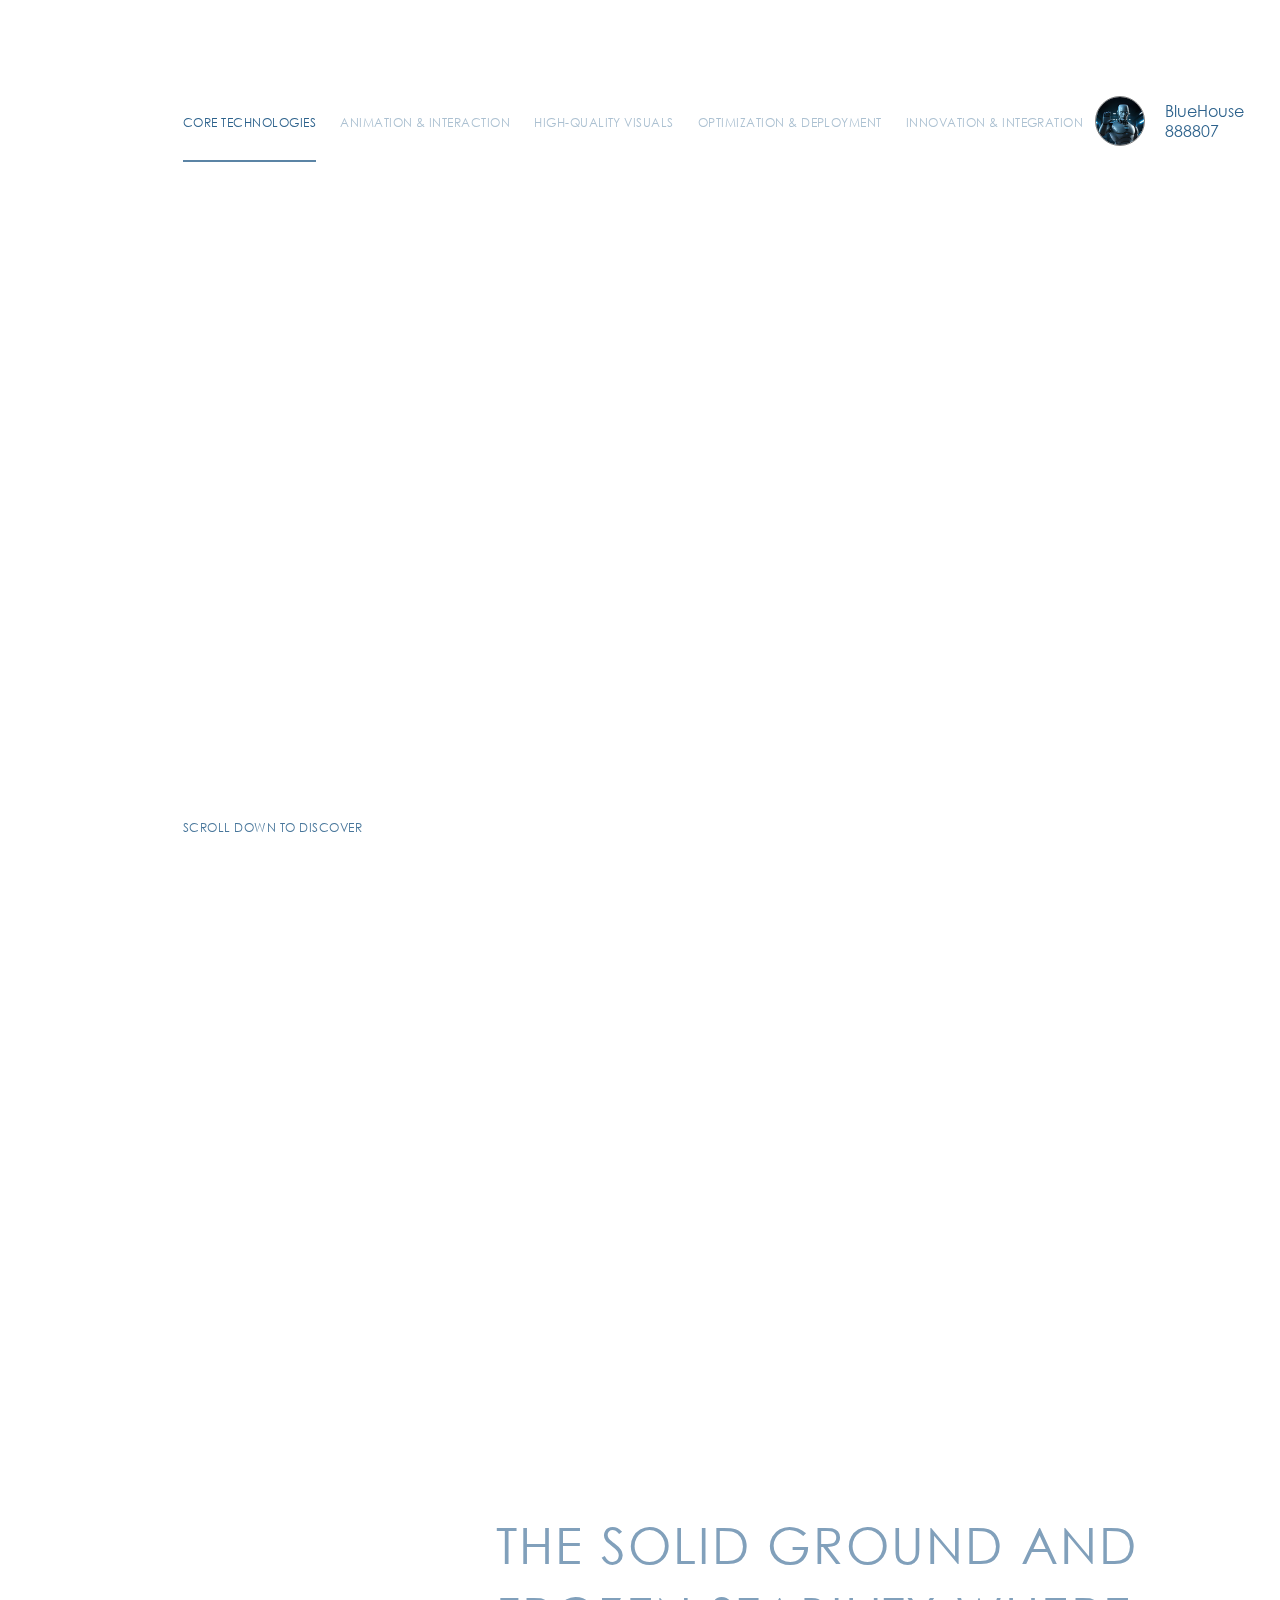
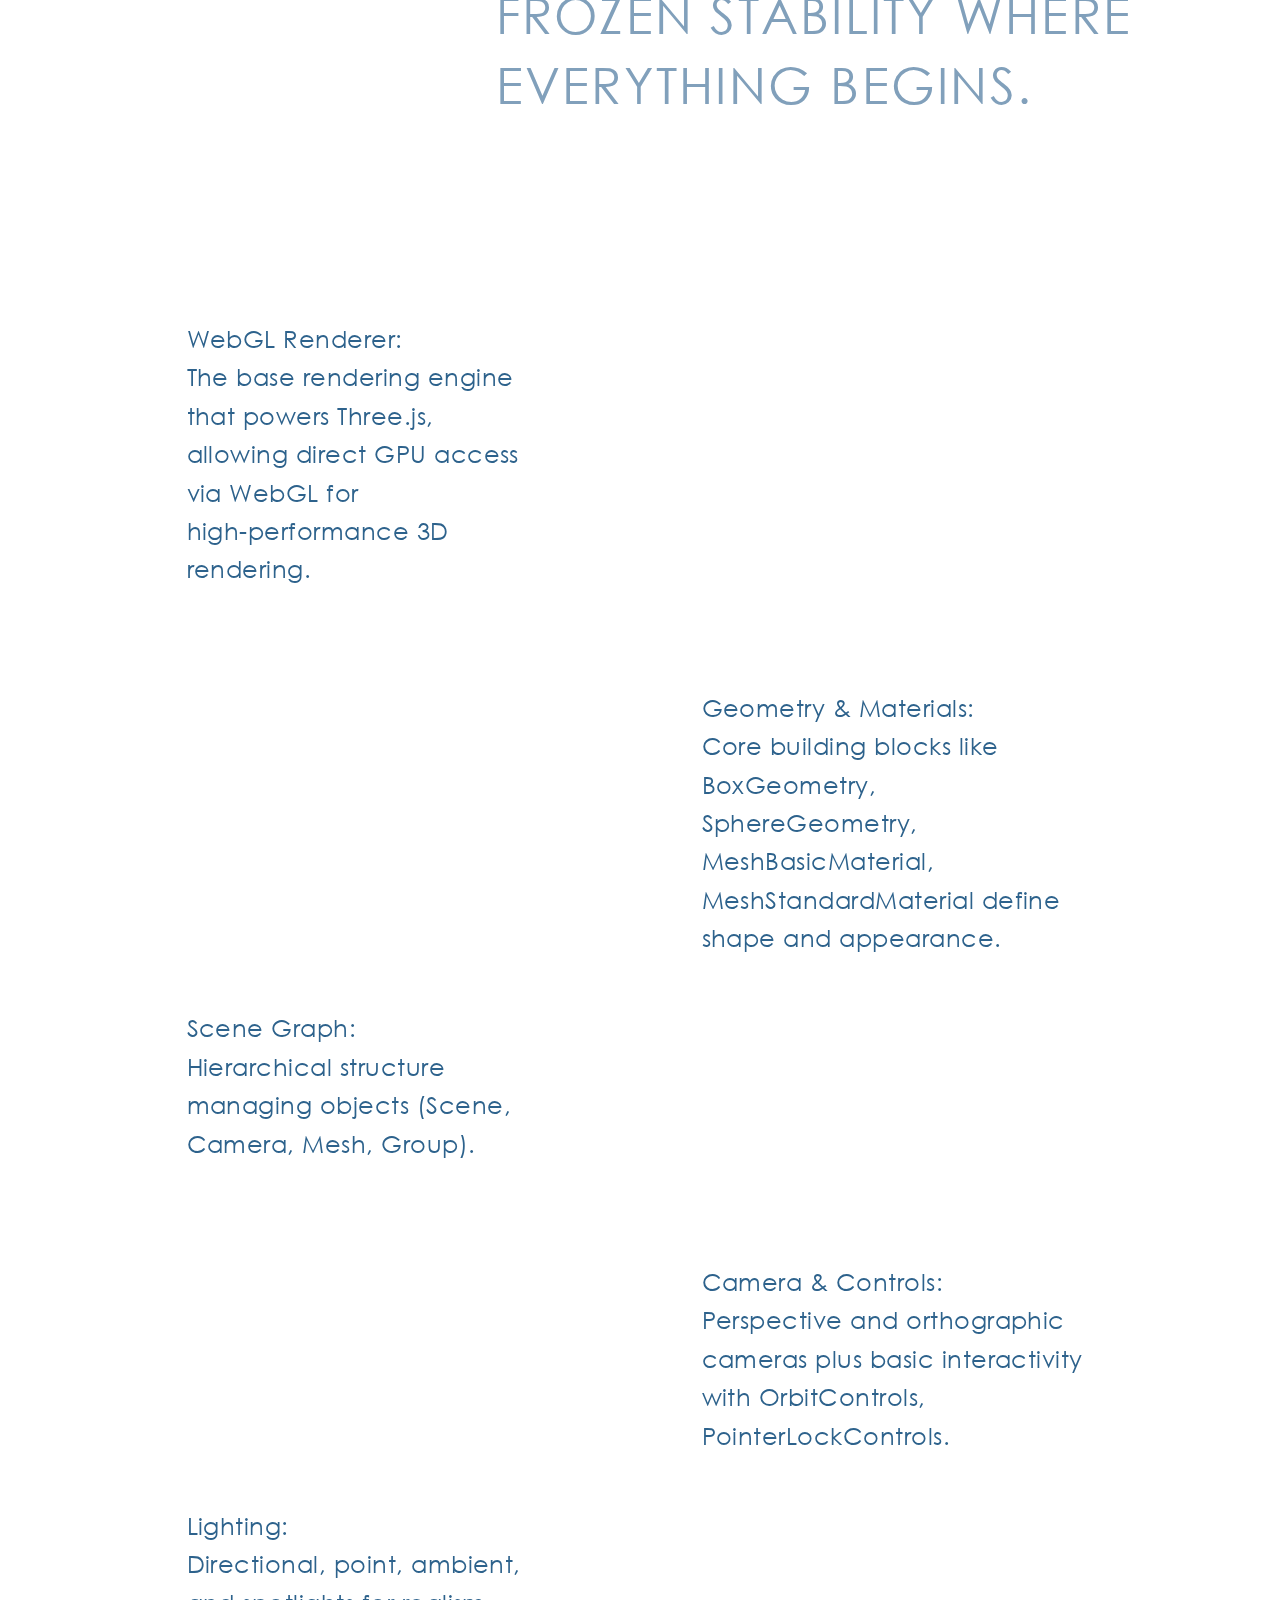
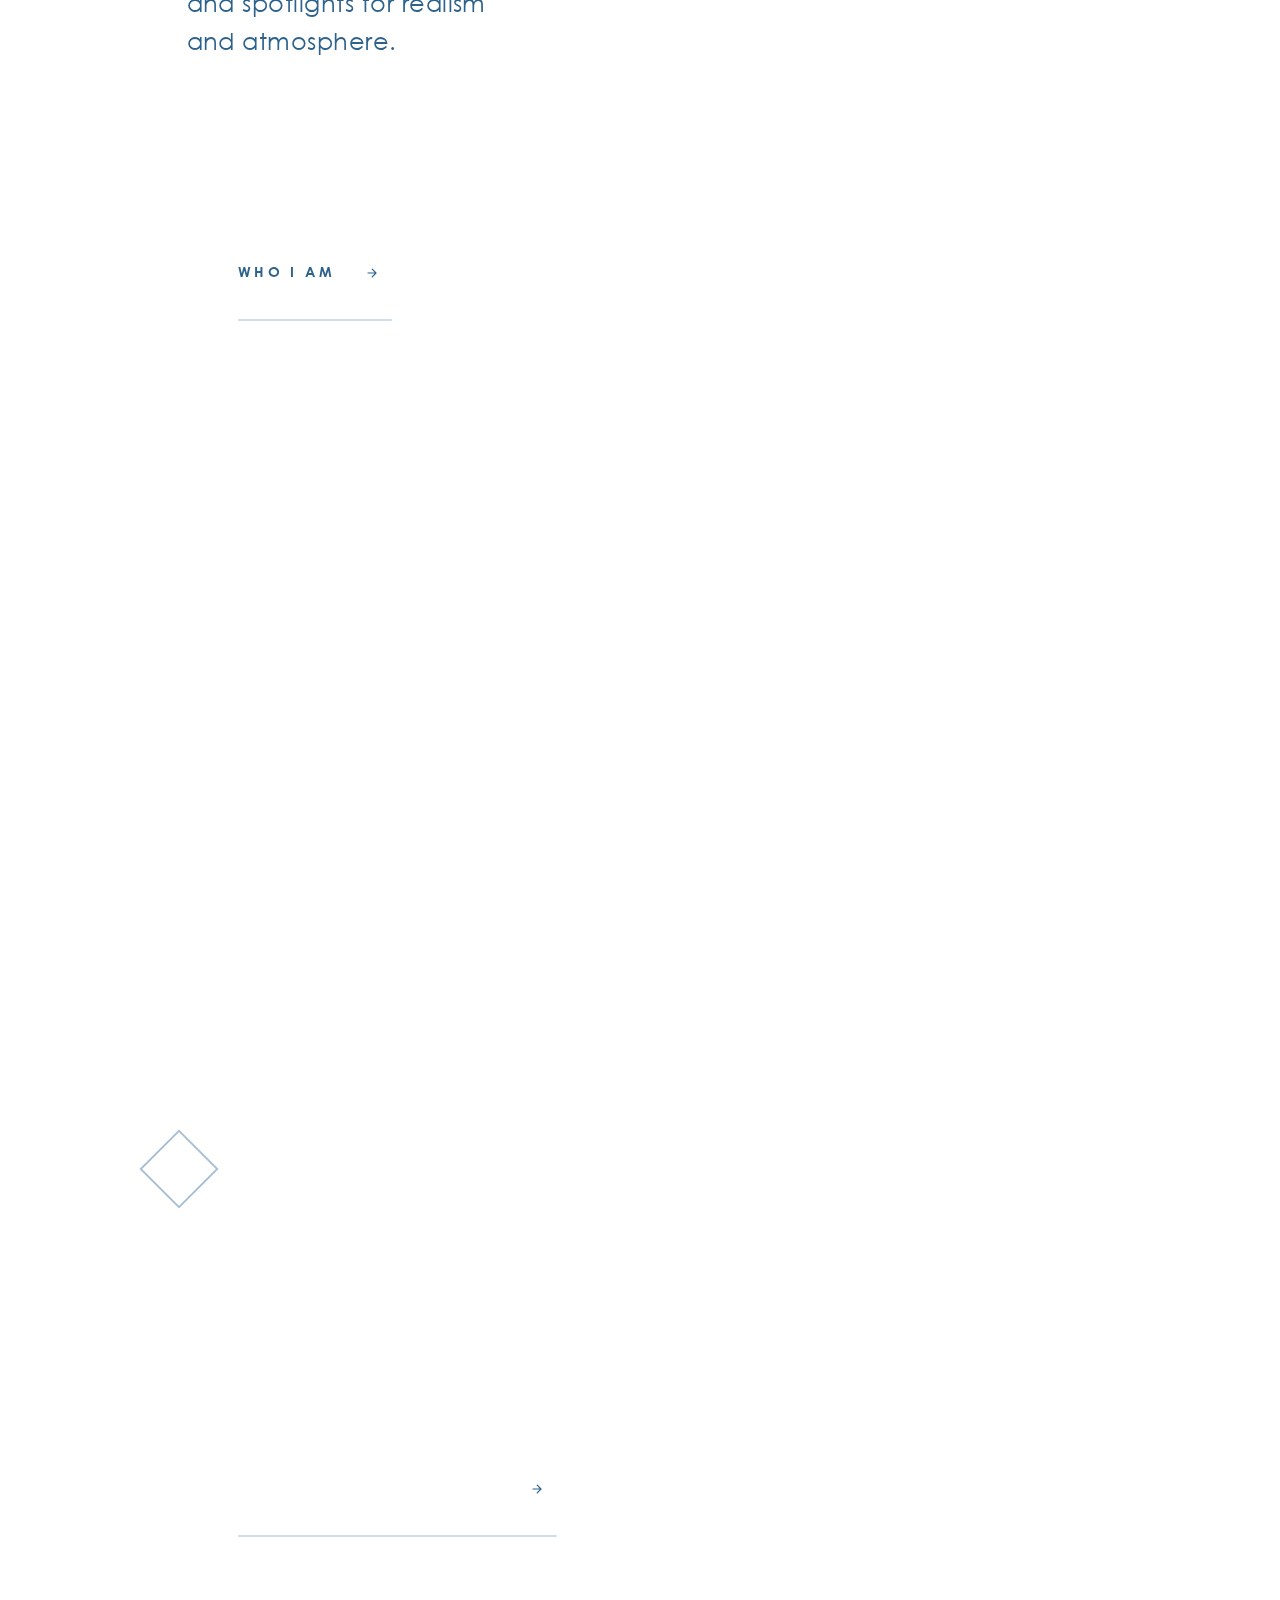
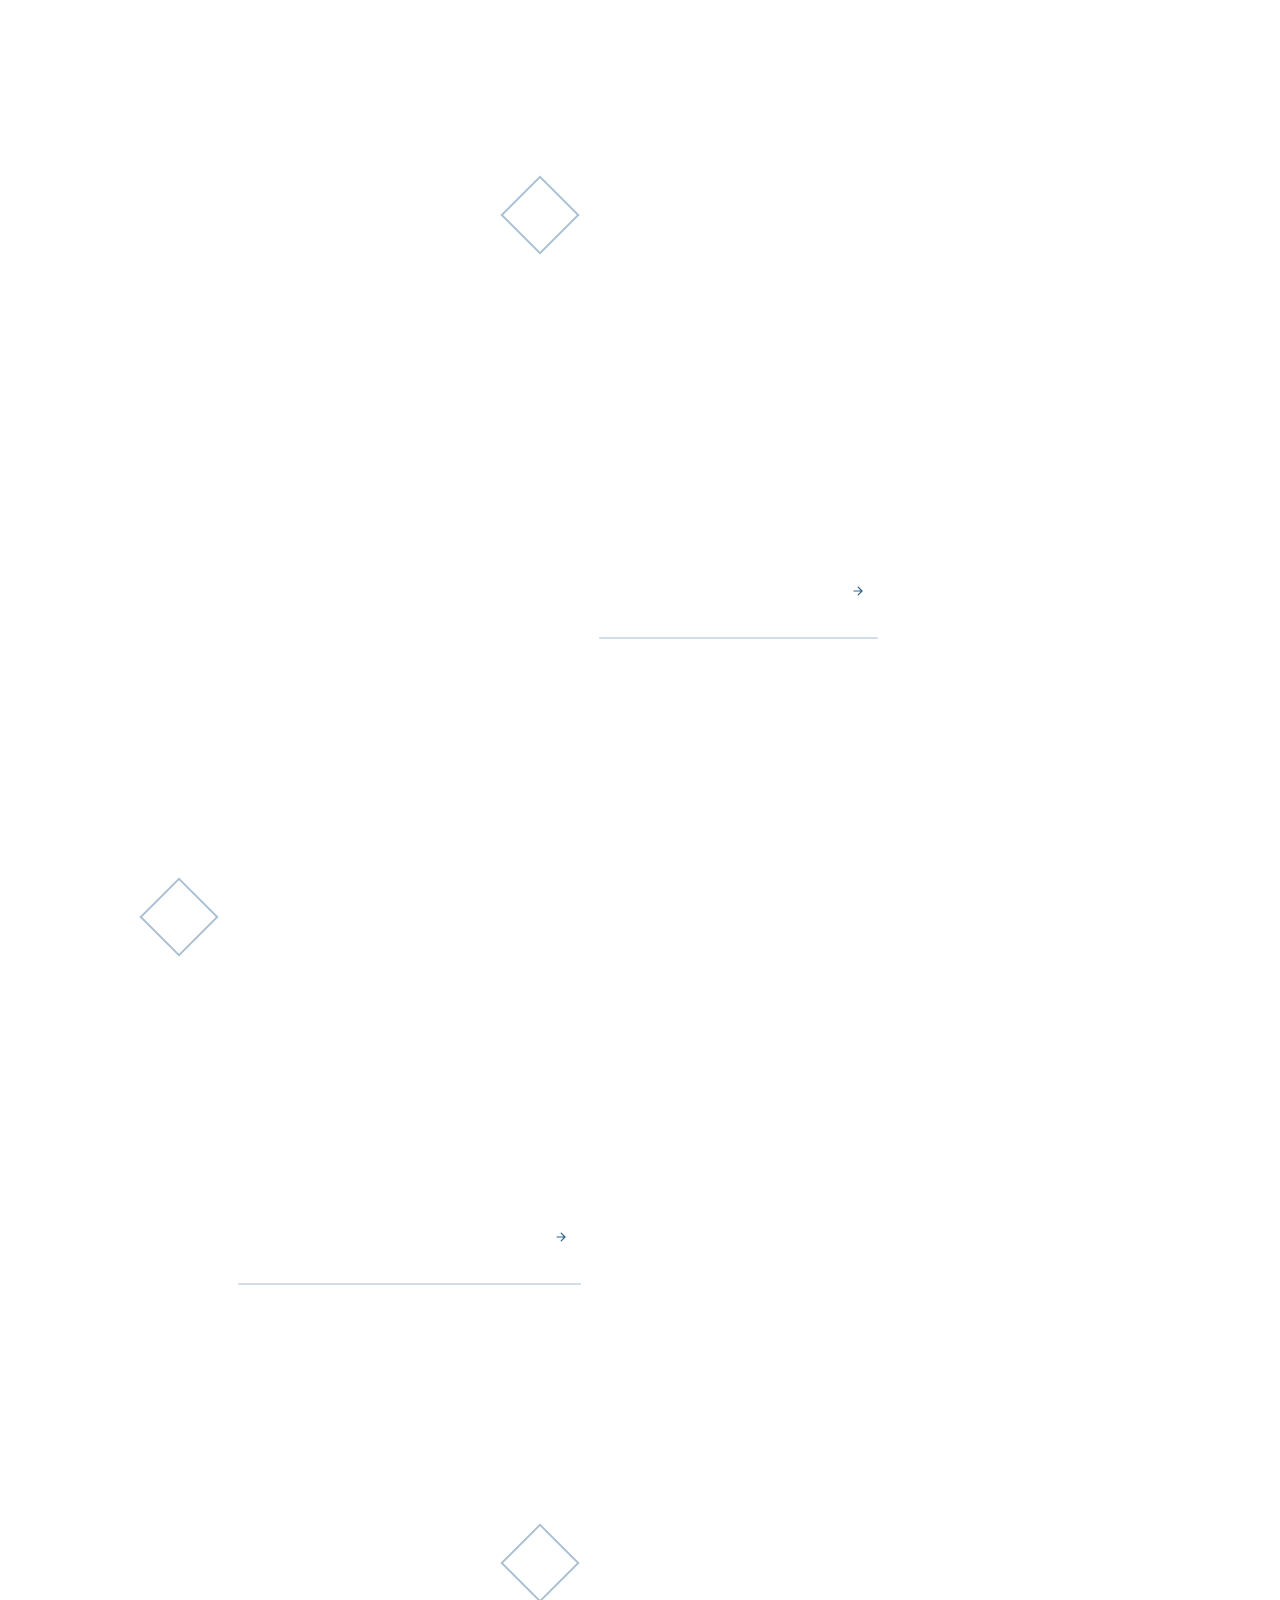
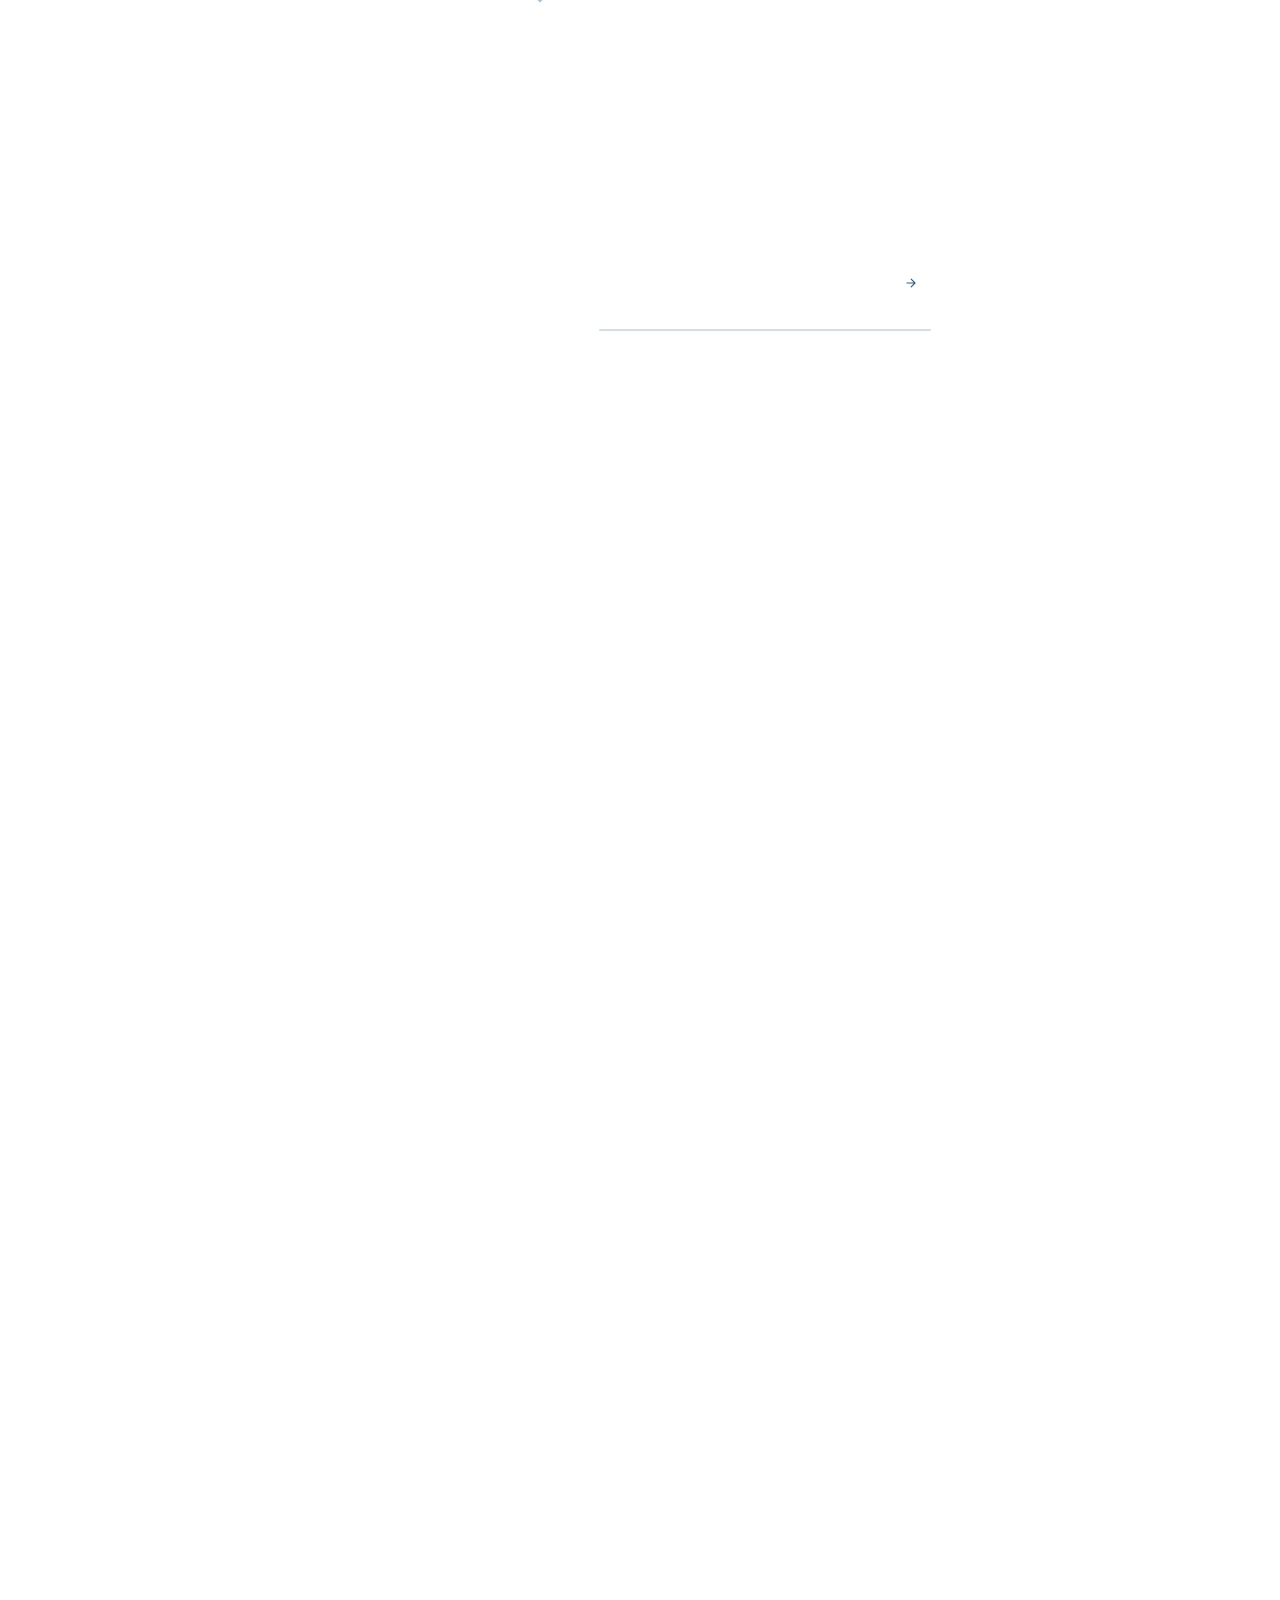
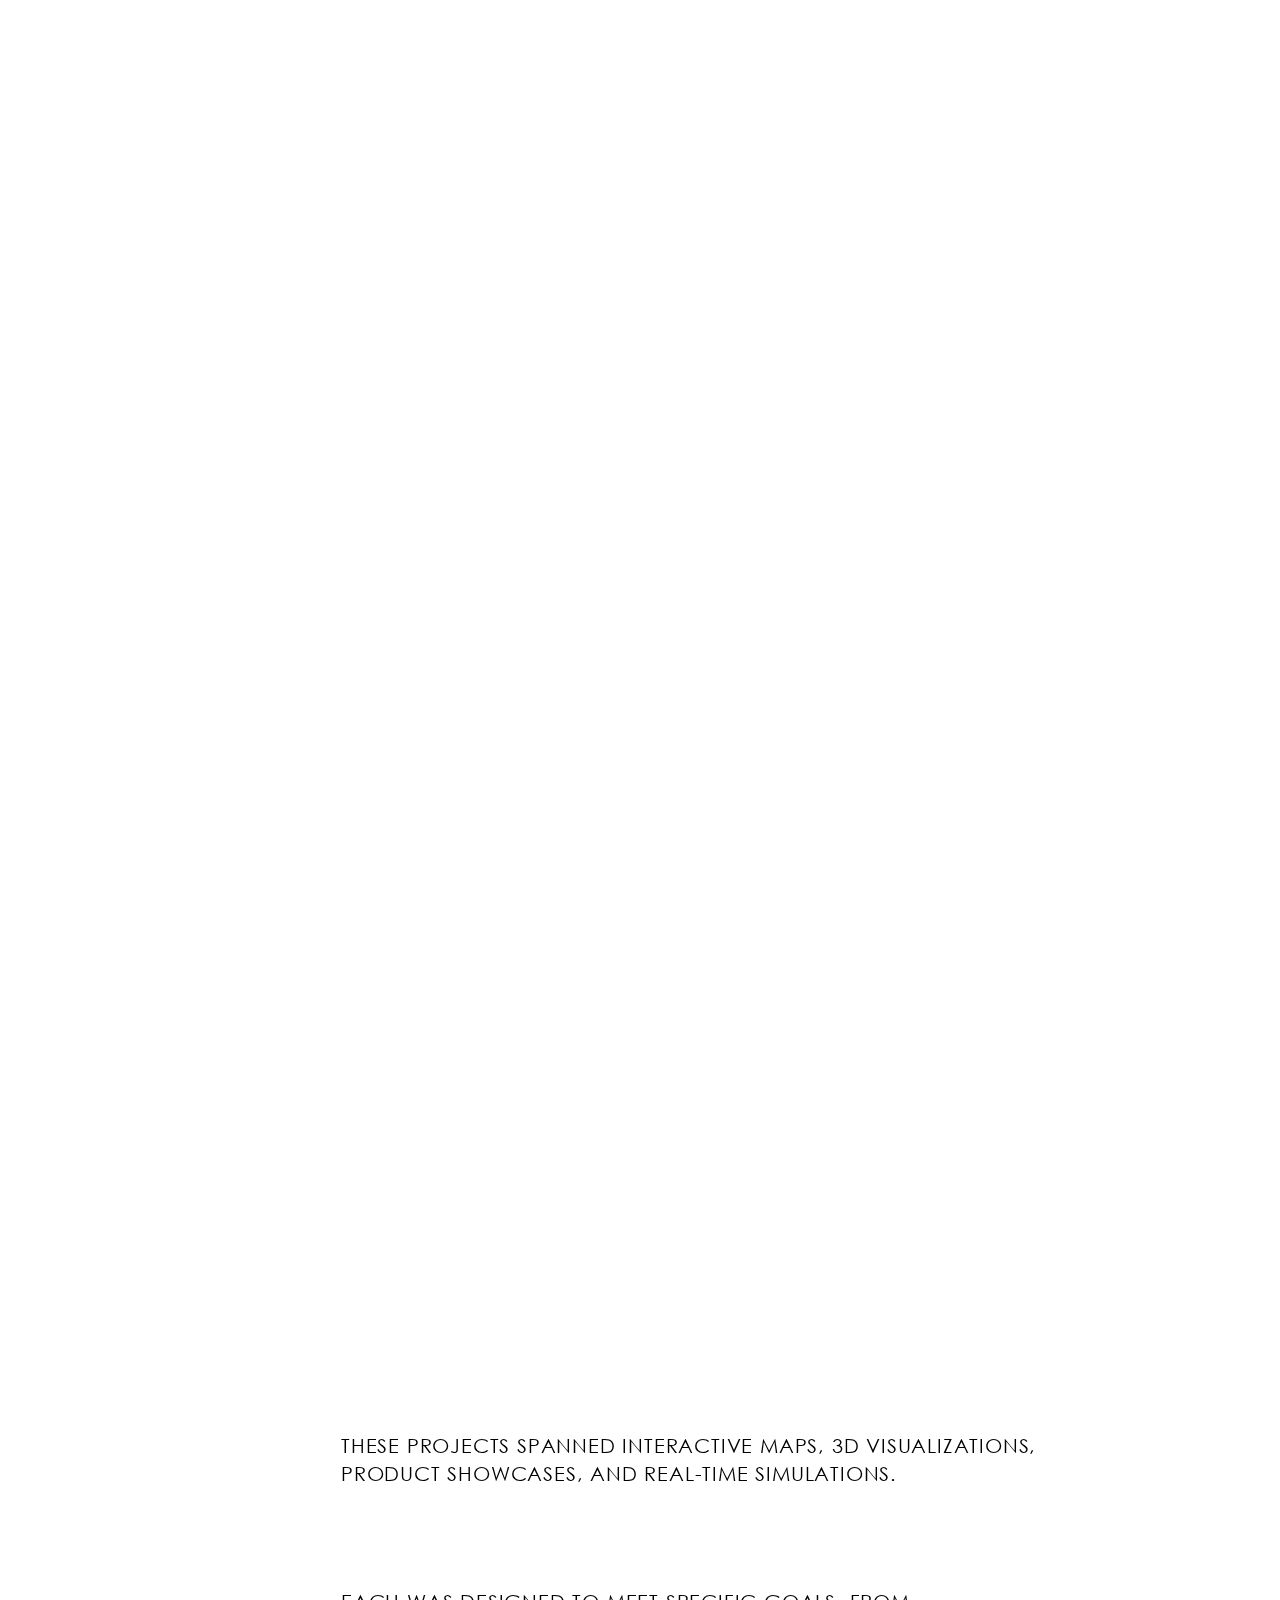
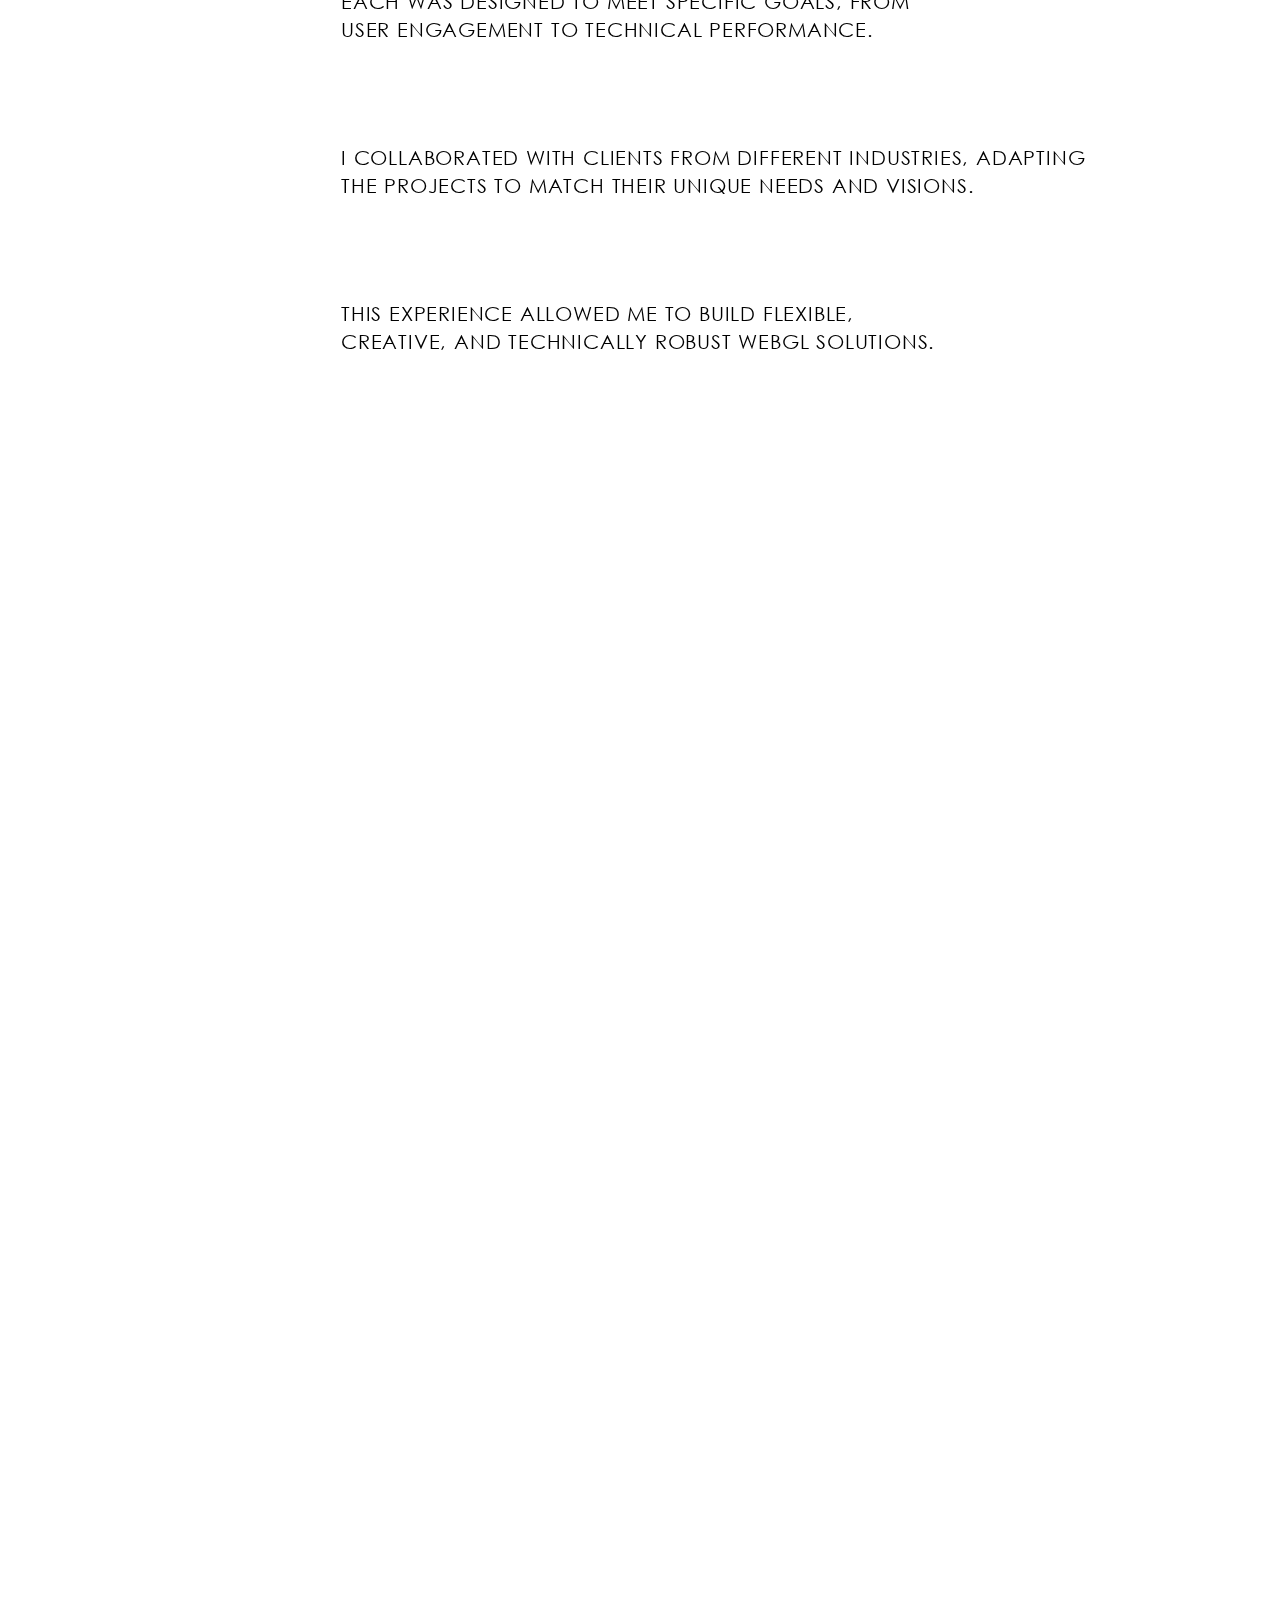
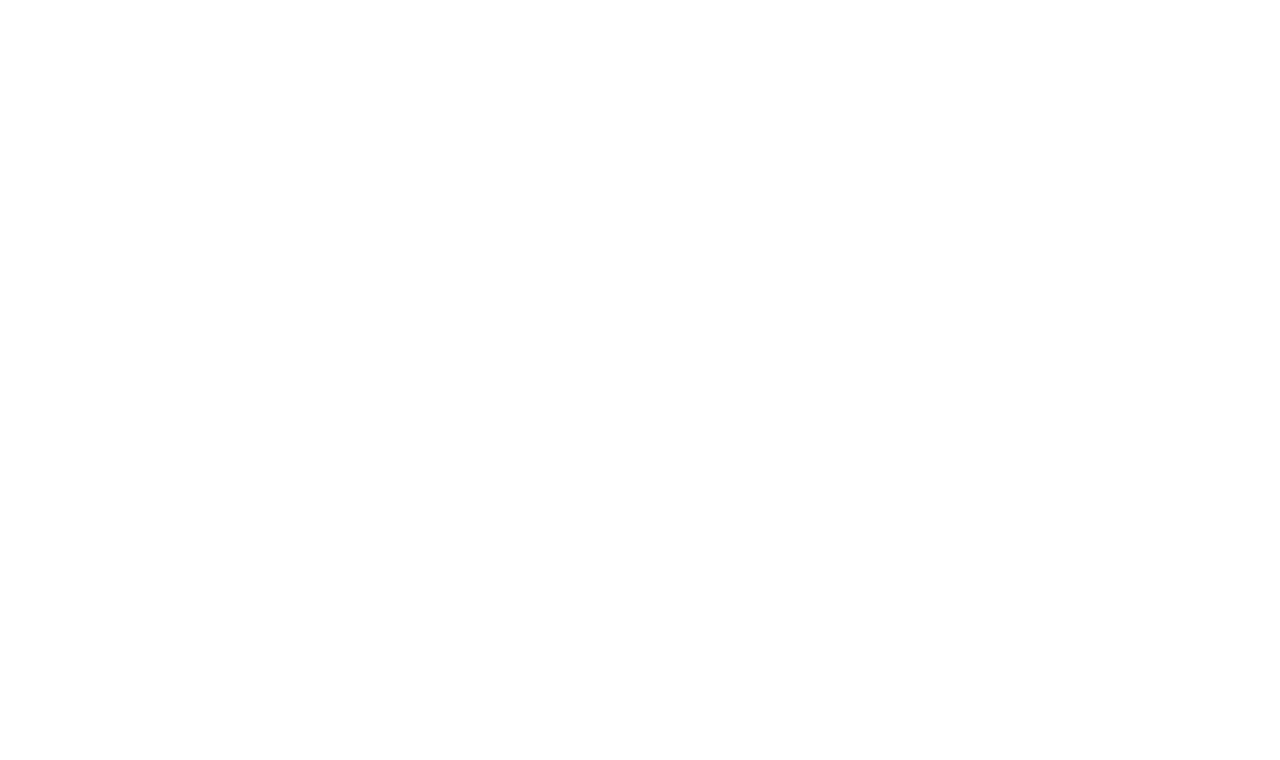
<file: index.html>
<!DOCTYPE html>
<html lang="en" data-astro-transition-scope="astro-smooz4hq-1">

<head>
	<meta charset="UTF-8">
	<meta name="viewport" content="width=device-width,initial-scale=1">
	<link rel="sitemap" href="/sitemap-index.xml">
	<meta name="generator" content="Astro v5.2.6">
	<meta name="description"
		content="We are a global commodity trading company and asset investment company that trade in physical commodity, small commodity, downstream oil in UAE, Singapore, Switzerland.">
	<meta property="og:description"
		content="We are a global commodity trading company and asset investment company that trade in physical commodity, small commodity, downstream oil in UAE, Singapore, Switzerland.">
	<meta name="keywords" content="keyword 2, keyword 2">
	<meta property="og:title" content="Core Technologies">
	<meta name="robots" content="index, follow">
	<link rel="icon" href="/_astro/favicon_R1w72.webp" type="image/x-icon">
	<link rel="shortcut icon" href="/_astro/favicon_R1w72.webp" type="image/x-icon">
	<link rel="apple-touch-icon" sizes="180x180" href="/_astro/favicon_Z1kMBbQ.webp">
	<meta name="theme-color" content="#2d628c">
	<title>Mabsisa</title>
	<meta name="astro-view-transitions-enabled" content="true">
	<meta name="astro-view-transitions-fallback" content="swap">
	<script type="module" src="/_astro/ClientRouter.astro_astro_type_script_index_0_lang.WONxKOw9.js"></script>
	<link rel="stylesheet" href="/_astro/_slug_.B97dlsMJ.css">
	<style>
		[data-astro-transition-scope="astro-smooz4hq-1"] {
			view-transition-name: none;
		}

		@layer astro {
			::view-transition-old(none) {
				animation: none;
				opacity: 0;
				mix-blend-mode: normal;
			}

			::view-transition-new(none) {
				animation: none;
				mix-blend-mode: normal;
			}

			::view-transition-group(none) {
				animation: none
			}
		}

		[data-astro-transition-fallback="old"] [data-astro-transition-scope="astro-smooz4hq-1"],
		[data-astro-transition-fallback="old"][data-astro-transition-scope="astro-smooz4hq-1"] {
			animation: none;
			mix-blend-mode: normal;
		}

		[data-astro-transition-fallback="new"] [data-astro-transition-scope="astro-smooz4hq-1"],
		[data-astro-transition-fallback="new"][data-astro-transition-scope="astro-smooz4hq-1"] {
			animation: none;
			mix-blend-mode: normal;
		}
	</style>
</head>

<body>
	<div data-astro-transition-persist="cursor" class="cursor" data-component="Cursor" data-astro-cid-x6vourwi>
		<div class="inner" data-astro-cid-x6vourwi>
			<div class="circle" data-astro-cid-x6vourwi></div>
			<div class="middle-dot" data-astro-cid-x6vourwi></div>
			<div class="dots dots-left" data-astro-cid-x6vourwi></div>
			<div class="dots dots-right" data-astro-cid-x6vourwi></div>
		</div>
	</div>
	<header data-astro-transition-persist="header" id="header" data-theme="light" data-component="Header"
		data-astro-cid-4wsjtibl>
		<div class="grid container-menu" data-astro-cid-4wsjtibl>
			<nav class="tb:col-start-1 tb:col-end-25 dk:col-start-2 dk:col-end-24 ml:col-start-3 ml:col-end-23 lg:col-start-3 lg:col-end-23"
				data-astro-cid-4wsjtibl>
				<div class="menu-links-w" data-astro-cid-4wsjtibl>
					<ul data-astro-cid-4wsjtibl>
						<li data-astro-cid-4wsjtibl> <a href="/" data-astro-cid-4wsjtibl="true" class="nav-link active">
								<span data-astro-cid-4wsjtibl>Core Technologies</span> </a> </li>
						<li data-astro-cid-4wsjtibl> <a href="/trading/" data-astro-cid-4wsjtibl="true"
								class="nav-link"> <span data-astro-cid-4wsjtibl>Animation & Interaction</span> </a> </li>
						<li data-astro-cid-4wsjtibl> <a href="/capital/" data-astro-cid-4wsjtibl="true"
								class="nav-link"> <span data-astro-cid-4wsjtibl>High-Quality Visuals</span> </a> </li>
						<li data-astro-cid-4wsjtibl> <a href="/maritime/" data-astro-cid-4wsjtibl="true"
								class="nav-link"> <span data-astro-cid-4wsjtibl>Optimization & Deployment</span> </a> </li>
						<li data-astro-cid-4wsjtibl> <a href="/fort-energy/" data-astro-cid-4wsjtibl="true"
								class="nav-link"> <span data-astro-cid-4wsjtibl>Innovation & Integration</span> </a> </li>
						<li data-astro-cid-4wsjtibl="">
							<img id="userImage" src="../assets/kang.png" style="width: 50px; height: 50px; border-radius: 50%; border: 1px solid grey; margin-right: 20px;" class="preserve-original-color; isolation: isolate;">
							<div style="font-size: 16px; font-weight: 500; color: #2d628c;">BlueHouse 888807</div>
						</li>
					</ul>
					<div class="navbar" data-astro-cid-4wsjtibl></div>
				</div>
			</nav>
		</div>
	</header>

	<div id="canvas-wrapper" data-astro-transition-persist="webgl" aria-hidden="true"> <canvas></canvas> </div>
	<script type="module" src="/_astro/WebGL.astro_astro_type_script_index_0_lang.kYtEKlKk.js"></script>
	<div data-astro-transition-persist="sound" class="buttons-container" data-theme="dark" data-component="Sound"
		data-astro-cid-epuvuop6>
		<div class="buttons-wrapper grid" data-astro-cid-epuvuop6>
			<div class="buttons-inner dk:col-start-2 dk:col-end-24 ml:col-start-3 ml:col-end-23 lg:col-start-3 lg:col-end-23"
				data-astro-cid-epuvuop6> <button id="scroll-top" class="scroll-top" data-astro-cid-epuvuop6> <svg
						data-astro-cid-epuvuop6="true" xmlns="http://www.w3.org/2000/svg" width="10" height="12"
						fill="none" viewBox="0 0 10 12" focusable="false" aria-hidden="true">
						<path fill="#2D628C" fill-rule="evenodd"
							d="M.87 3.982 4.464.386a.757.757 0 0 1 1.07 0L9.13 3.982a.757.757 0 1 1-1.07 1.07L5.757 2.748v8.331a.757.757 0 1 1-1.514 0V2.748L1.94 5.052a.757.757 0 1 1-1.07-1.07"
							clip-rule="evenodd"
							style="fill:#2d628c;fill:color(display-p3 .1765 .3843 .549);fill-opacity:1" />
					</svg> </button> <button class="sound" data-astro-cid-epuvuop6> <canvas id="sound-canvas" width="24"
						height="24" data-astro-cid-epuvuop6></canvas> </button> </div>
		</div>
	</div>
	<div class="hero-transition" data-astro-transition-persist="transition-hero" data-cursor="draggable"
		data-cursor-down="dragging" data-astro-cid-3rse3tms>
		<div class="inner" data-astro-cid-3rse3tms>
			<div class="title" data-astro-cid-3rse3tms>
				<p data-astro-cid-3rse3tms>Foundation</p>
				<div class="spinner" data-astro-cid-3rse3tms> <svg class="spinner-inner" viewBox="0 0 200 200"
						fill="none" xmlns="http://www.w3.org/2000/svg" data-astro-cid-3rse3tms>
						<g stroke-width="8" data-astro-cid-3rse3tms>
							<path stroke="url(#spinner-secondHalf)" d="M 4 100 A 96 96 0 0 1 196 100"
								data-astro-cid-3rse3tms></path>
							<path stroke="url(#spinner-firstHalf)" d="M 196 100 A 96 96 0 0 1 4 100"
								data-astro-cid-3rse3tms></path>
						</g>
					</svg> </div>
			</div>
			<div class="title" data-astro-cid-3rse3tms>
				<p data-astro-cid-3rse3tms>Interaction</p>
				<div class="spinner" data-astro-cid-3rse3tms> <svg class="spinner-inner" viewBox="0 0 200 200"
						fill="none" xmlns="http://www.w3.org/2000/svg" data-astro-cid-3rse3tms>
						<g stroke-width="8" data-astro-cid-3rse3tms>
							<path stroke="url(#spinner-secondHalf)" d="M 4 100 A 96 96 0 0 1 196 100"
								data-astro-cid-3rse3tms></path>
							<path stroke="url(#spinner-firstHalf)" d="M 196 100 A 96 96 0 0 1 4 100"
								data-astro-cid-3rse3tms></path>
						</g>
					</svg> </div>
			</div>
			<div class="title" data-astro-cid-3rse3tms>
				<p data-astro-cid-3rse3tms>High Quality</p>
				<div class="spinner" data-astro-cid-3rse3tms> <svg class="spinner-inner" viewBox="0 0 200 200"
						fill="none" xmlns="http://www.w3.org/2000/svg" data-astro-cid-3rse3tms>
						<g stroke-width="8" data-astro-cid-3rse3tms>
							<path stroke="url(#spinner-secondHalf)" d="M 4 100 A 96 96 0 0 1 196 100"
								data-astro-cid-3rse3tms></path>
							<path stroke="url(#spinner-firstHalf)" d="M 196 100 A 96 96 0 0 1 4 100"
								data-astro-cid-3rse3tms></path>
						</g>
					</svg> </div>
			</div>
			<div class="title" data-astro-cid-3rse3tms>
				<p data-astro-cid-3rse3tms>Deployment</p>
				<div class="spinner" data-astro-cid-3rse3tms> <svg class="spinner-inner" viewBox="0 0 200 200"
						fill="none" xmlns="http://www.w3.org/2000/svg" data-astro-cid-3rse3tms>
						<g stroke-width="8" data-astro-cid-3rse3tms>
							<path stroke="url(#spinner-secondHalf)" d="M 4 100 A 96 96 0 0 1 196 100"
								data-astro-cid-3rse3tms></path>
							<path stroke="url(#spinner-firstHalf)" d="M 196 100 A 96 96 0 0 1 4 100"
								data-astro-cid-3rse3tms></path>
						</g>
					</svg> </div>
			</div>
			<div class="title" data-astro-cid-3rse3tms>
				<p data-astro-cid-3rse3tms>Innovation</p>
				<div class="spinner" data-astro-cid-3rse3tms> <svg class="spinner-inner" viewBox="0 0 200 200"
						fill="none" xmlns="http://www.w3.org/2000/svg" data-astro-cid-3rse3tms>
						<g stroke-width="8" data-astro-cid-3rse3tms>
							<path stroke="url(#spinner-secondHalf)" d="M 4 100 A 96 96 0 0 1 196 100"
								data-astro-cid-3rse3tms></path>
							<path stroke="url(#spinner-firstHalf)" d="M 196 100 A 96 96 0 0 1 4 100"
								data-astro-cid-3rse3tms></path>
						</g>
					</svg> </div>
			</div>
		</div> <svg class="spinner-defs" xmlns="http://www.w3.org/2000/svg" color="#2d628c" data-astro-cid-3rse3tms>
			<defs data-astro-cid-3rse3tms>
				<linearGradient id="spinner-secondHalf" data-astro-cid-3rse3tms>
					<stop offset="0%" stop-opacity="0" stop-color="currentColor" data-astro-cid-3rse3tms></stop>
					<stop offset="100%" stop-opacity="0.5" stop-color="currentColor" data-astro-cid-3rse3tms></stop>
				</linearGradient>
				<linearGradient id="spinner-firstHalf" data-astro-cid-3rse3tms>
					<stop offset="0%" stop-opacity="1" stop-color="currentColor" data-astro-cid-3rse3tms></stop>
					<stop offset="100%" stop-opacity="0.5" stop-color="currentColor" data-astro-cid-3rse3tms></stop>
				</linearGradient>
			</defs>
		</svg>
	</div>
	<main data-scene="Homepage">
		<div class="topChapters" data-chapter="TopChapters" data-chapter-first="true">
			<section class="hero" data-chapter="Hero" data-chapter-first="true" data-theme="dark" data-animation="Hero"
				data-astro-cid-226k2nfd>
				<div class="hero-inner" data-astro-cid-226k2nfd>
					
					<div class="scroll-to-cta" data-astro-cid-226k2nfd>
						<div class="scroll-to-cta-inner" data-astro-cid-226k2nfd>
							<div class="scroll-to-cta-content-mb" data-astro-cid-226k2nfd> <svg
									class="scroll-to-cta-icon" data-astro-cid-226k2nfd="true"
									xmlns="http://www.w3.org/2000/svg" width="10" height="15" fill="none"
									viewBox="0 0 10 15" focusable="false" aria-hidden="true">
									<path fill="currentColor"
										d="M5.65 1a.65.65 0 1 0-1.3 0zM4.54 14.46a.65.65 0 0 0 .92 0l4.136-4.137a.65.65 0 1 0-.919-.92L5 13.082 1.323 9.404a.65.65 0 0 0-.92.919zM4.35 1v13h1.3V1z" />
								</svg> <span class="fs-cta-s" data-astro-cid-226k2nfd>Swipe down</span> </div>
							<div class="scroll-to-cta-content-dk" data-astro-cid-226k2nfd> <span class="fs-cta-s"
									data-astro-cid-226k2nfd>Scroll down to discover</span> </div>
						</div>
					</div>
				</div>
			</section>
			<style>
				.logo-dk>path,
				.logo-dk>g,
				.scroll-to-cta {
					opacity: 0;
				}
			</style>
			<section class="astro-va4abrey" data-chapter="WhoWeAre" id="WhoWeAre" data-label="Who we are"
				data-astro-cid-va4abrey>
				<div class="grid" data-astro-cid-va4abrey>
					<h2 data-animation="Title"
						class="fs-h2 uppercase tb:col-end-4 dk:col-start-10 dk:col-end-23 lg:col-start-14"
						data-astro-cid-va4abrey> The solid ground and frozen stability where everything begins.
					</h2>

					<div class="read-more expandable dk:col-start-4 dk:col-end-11 lg:col-start-7 lg:col-end-12" data-astro-cid-tbw6esjt>
						<div class="content-wrapper" data-astro-cid-mer3b7za style="--line-count: 3;">
							<div data-astro-cid-mer3b7za style="--line-count: 3;">

								<div class="content fs-s1 montfort-navy-blue" data-astro-cid-tbw6esjt>
									<div class="content fs-s1 montfort-navy-blue" data-animation="TextBlock"
										data-astro-cid-tbw6esjt>
										<div class="sub-title">WebGL Renderer: </div>
										<p>The base rendering engine that powers Three.js, allowing direct GPU access via WebGL for high-performance 3D rendering.</p>
									</div>
								</div>
								<!-- <button class="read-more-button secondary" data-animation="FadeIn"
									aria-label="Expand text button" data-astro-cid-pgfm4fb2>
									<div class="arrow" aria-hidden="true" data-astro-cid-pgfm4fb2></div>
								</button> -->
							</div>
						</div>
					</div>

					<div style="margin-top: 100px;"></div>

					<div class="read-more expandable tb:col-start-2 dk:col-start-14 dk:col-end-22 lg:col-start-15 lg:col-end-21">
						<div class="content-wrapper" data-astro-cid-mer3b7za style="--line-count: 4;">
							<div data-astro-cid-mer3b7za style="--line-count: 4;">
								<div class="content" data-astro-cid-mer3b7za style="--line-count: 4;">
									<div class="content fs-s1 montfort-navy-blue" data-astro-cid-tbw6esjt>
										<div class="content fs-s1 montfort-navy-blue" data-animation="TextBlock"
											data-astro-cid-tbw6esjt>
											<div class="sub-title">Geometry & Materials: </div>
											<p>Core building blocks like BoxGeometry, SphereGeometry, MeshBasicMaterial, MeshStandardMaterial define shape and appearance.</p>
										</div>
									</div>
								</div>
							</div>
						</div>
					</div>

					<div class="read-more expandable dk:col-start-4 dk:col-end-11 lg:col-start-7 lg:col-end-12" data-astro-cid-tbw6esjt>
						<div class="content-wrapper" data-astro-cid-mer3b7za style="--line-count: 3;">
							<div data-astro-cid-mer3b7za style="--line-count: 3;">

								<div class="content fs-s1 montfort-navy-blue" data-astro-cid-tbw6esjt>
									<div class="content fs-s1 montfort-navy-blue" data-animation="TextBlock"
										data-astro-cid-tbw6esjt>
										<div class="sub-title">Scene Graph: </div>
										<p>Hierarchical structure managing objects (Scene, Camera, Mesh, Group).</p>
									</div>
								</div>
							</div>
						</div>
					</div>

					<div style="margin-top: 100px;"></div>

					<div class="read-more expandable tb:col-start-2 dk:col-start-14 dk:col-end-22 lg:col-start-15 lg:col-end-21">
						<div class="content-wrapper" data-astro-cid-mer3b7za style="--line-count: 4;">
							<div data-astro-cid-mer3b7za style="--line-count: 4;">
								<div class="content" data-astro-cid-mer3b7za style="--line-count: 4;">
									<div class="content fs-s1 montfort-navy-blue" data-astro-cid-tbw6esjt>
										<div class="content fs-s1 montfort-navy-blue" data-animation="TextBlock"
											data-astro-cid-tbw6esjt>
											<div class="sub-title">Camera & Controls: </div>
											<p>Perspective and orthographic cameras plus basic interactivity with OrbitControls, PointerLockControls.</p>
										</div>
									</div>
								</div>
							</div>
						</div>
					</div>
					<div class="read-more expandable dk:col-start-4 dk:col-end-11 lg:col-start-7 lg:col-end-12" data-astro-cid-tbw6esjt>
						<div class="content-wrapper" data-astro-cid-mer3b7za style="--line-count: 3;">
							<div data-astro-cid-mer3b7za style="--line-count: 3;">

								<div class="content fs-s1 montfort-navy-blue" data-astro-cid-tbw6esjt>
									<div class="content fs-s1 montfort-navy-blue" data-animation="TextBlock"
										data-astro-cid-tbw6esjt>
										<div class="sub-title">Lighting: </div>
										<p>Directional, point, ambient, and spotlights for realism and atmosphere.
										</p>
									</div>
								</div>
							</div>
						</div>
					</div>

					<div style="margin-top: 100px;"></div>


					<div class="text-block dk:col-start-5 dk:col-end-13 lg:col-start-7" data-astro-cid-tbw6esjt>
						<a href="/who-we-are/" class="link-block montfort-navy-blue  undefined"
							data-animation="FadeIn" data-astro-cid-chamlvsj="true">
							<div class="arrow-wrapper left" data-astro-cid-chamlvsj>
								<div class="arrow-container left" data-astro-cid-chamlvsj> <svg
										data-astro-cid-chamlvsj="true" xmlns="http://www.w3.org/2000/svg" width="10"
										height="10" fill="none" viewBox="0 0 10 10" focusable="false"
										aria-hidden="true">
										<path fill="currentColor"
											d="M1 4.4a.6.6 0 0 0 0 1.2zm8.424 1.024a.6.6 0 0 0 0-.848L5.606.757a.6.6 0 1 0-.849.849L8.151 5 4.757 8.394a.6.6 0 1 0 .849.849zM1 5.6h8V4.4H1z" />
									</svg> </div>
							</div> <span class="link-block-label" data-astro-cid-chamlvsj>Who I am</span>
							<div class="arrow-wrapper right" data-astro-cid-chamlvsj>
								<div class="arrow-container right" data-astro-cid-chamlvsj>
									<svg data-astro-cid-chamlvsj="true" xmlns="http://www.w3.org/2000/svg" width="10"
										height="10" fill="none" viewBox="0 0 10 10" focusable="false"
										aria-hidden="true">
										<path fill="currentColor"
											d="M1 4.4a.6.6 0 0 0 0 1.2zm8.424 1.024a.6.6 0 0 0 0-.848L5.606.757a.6.6 0 1 0-.849.849L8.151 5 4.757 8.394a.6.6 0 1 0 .849.849zM1 5.6h8V4.4H1z" />
									</svg> </div>
							</div>
						</a>
					</div>

				</div>
			</section>

			<section class="astro-zdjhxtfb" data-chapter="WhatWeDo" id="WhatWeDo" data-label="What we do"
				data-astro-cid-zdjhxtfb>

				<div class="grid divisions-container" data-astro-cid-zdjhxtfb>
					<div class="division-link-ship tb:col-start-1 tb:col-end-4 dk:col-start-5 dk:col-end-18 lg:col-start-7 lg:col-end-14"
						style="grid-row: 2;" data-astro-cid-r7rfymor>
						<div class="division-index white" data-animation="FadeIn" data-astro-cid-r7rfymor> <span
								class="fs-label" data-astro-cid-r7rfymor>1</span> </div>
						<div class="division-content" data-astro-cid-r7rfymor>
							<h3 class="fs-h4 white" data-animation="FadeIn" data-astro-cid-r7rfymor>Animation & Interaction
							</h3>
							<h4 class="fs-h3 white" data-animation="Title" data-animation-color="#ffffff"
								data-astro-cid-r7rfymor>Operating Efficiently by Leading with Innovation.</h4> <a
								href="/trading/" class="link-block white  undefined" data-animation="FadeIn"
								data-astro-cid-chamlvsj="true">
								<div class="arrow-wrapper left" data-astro-cid-chamlvsj>
									<div class="arrow-container left" data-astro-cid-chamlvsj> <svg
											data-astro-cid-chamlvsj="true" xmlns="http://www.w3.org/2000/svg" width="10"
											height="10" fill="none" viewBox="0 0 10 10" focusable="false"
											aria-hidden="true">
											<path fill="currentColor"
												d="M1 4.4a.6.6 0 0 0 0 1.2zm8.424 1.024a.6.6 0 0 0 0-.848L5.606.757a.6.6 0 1 0-.849.849L8.151 5 4.757 8.394a.6.6 0 1 0 .849.849zM1 5.6h8V4.4H1z" />
										</svg> </div>
								</div> <span class="link-block-label" data-astro-cid-chamlvsj>Animation & Interaction</span>
								<div class="arrow-wrapper right" data-astro-cid-chamlvsj>
									<div class="arrow-container right" data-astro-cid-chamlvsj> <svg
											data-astro-cid-chamlvsj="true" xmlns="http://www.w3.org/2000/svg" width="10"
											height="10" fill="none" viewBox="0 0 10 10" focusable="false"
											aria-hidden="true">
											<path fill="currentColor"
												d="M1 4.4a.6.6 0 0 0 0 1.2zm8.424 1.024a.6.6 0 0 0 0-.848L5.606.757a.6.6 0 1 0-.849.849L8.151 5 4.757 8.394a.6.6 0 1 0 .849.849zM1 5.6h8V4.4H1z" />
										</svg> </div>
								</div>
							</a>
						</div>
					</div>
					<div class="division-link-ship tb:col-start-2 tb:col-end-5 dk:col-start-12 dk:col-end-24 lg:col-start-16 lg:col-end-23"
						style="grid-row: 3;" data-astro-cid-r7rfymor>
						<div class="division-index white" data-animation="FadeIn" data-astro-cid-r7rfymor> <span
								class="fs-label" data-astro-cid-r7rfymor>2</span> </div>
						<div class="division-content" data-astro-cid-r7rfymor>
							<h3 class="fs-h4 white" data-animation="FadeIn" data-astro-cid-r7rfymor>High-Quality Visuals
							</h3>
							<h4 class="fs-h3 white" data-animation="Title" data-animation-color="#ffffff"
								data-astro-cid-r7rfymor>Identify and seize opportunities that maximise Value</h4> <a
								href="/capital/" class="link-block white  undefined" data-animation="FadeIn"
								data-astro-cid-chamlvsj="true">
								<div class="arrow-wrapper left" data-astro-cid-chamlvsj>
									<div class="arrow-container left" data-astro-cid-chamlvsj> <svg
											data-astro-cid-chamlvsj="true" xmlns="http://www.w3.org/2000/svg" width="10"
											height="10" fill="none" viewBox="0 0 10 10" focusable="false"
											aria-hidden="true">
											<path fill="currentColor"
												d="M1 4.4a.6.6 0 0 0 0 1.2zm8.424 1.024a.6.6 0 0 0 0-.848L5.606.757a.6.6 0 1 0-.849.849L8.151 5 4.757 8.394a.6.6 0 1 0 .849.849zM1 5.6h8V4.4H1z" />
										</svg> </div>
								</div> <span class="link-block-label" data-astro-cid-chamlvsj>High-Quality Visuals</span>
								<div class="arrow-wrapper right" data-astro-cid-chamlvsj>
									<div class="arrow-container right" data-astro-cid-chamlvsj> <svg
											data-astro-cid-chamlvsj="true" xmlns="http://www.w3.org/2000/svg" width="10"
											height="10" fill="none" viewBox="0 0 10 10" focusable="false"
											aria-hidden="true">
											<path fill="currentColor"
												d="M1 4.4a.6.6 0 0 0 0 1.2zm8.424 1.024a.6.6 0 0 0 0-.848L5.606.757a.6.6 0 1 0-.849.849L8.151 5 4.757 8.394a.6.6 0 1 0 .849.849zM1 5.6h8V4.4H1z" />
										</svg> </div>
								</div>
							</a>
						</div>
					</div>
					<div class="division-link-ship tb:col-start-1 tb:col-end-4 dk:col-start-5 dk:col-end-18 lg:col-start-7 lg:col-end-14"
						style="grid-row: 4;" data-astro-cid-r7rfymor>
						<div class="division-index white" data-animation="FadeIn" data-astro-cid-r7rfymor> <span
								class="fs-label" data-astro-cid-r7rfymor>3</span> </div>
						<div class="division-content" data-astro-cid-r7rfymor>
							<h3 class="fs-h4 white" data-animation="FadeIn" data-astro-cid-r7rfymor>Optimization & Deployment
							</h3>
							<h4 class="fs-h3 white" data-animation="Title" data-animation-color="#ffffff"
								data-astro-cid-r7rfymor>Powering Progress, Delivering Energy.</h4> <a href="/maritime/"
								class="link-block white  undefined" data-animation="FadeIn"
								data-astro-cid-chamlvsj="true">
								<div class="arrow-wrapper left" data-astro-cid-chamlvsj>
									<div class="arrow-container left" data-astro-cid-chamlvsj> <svg
											data-astro-cid-chamlvsj="true" xmlns="http://www.w3.org/2000/svg" width="10"
											height="10" fill="none" viewBox="0 0 10 10" focusable="false"
											aria-hidden="true">
											<path fill="currentColor"
												d="M1 4.4a.6.6 0 0 0 0 1.2zm8.424 1.024a.6.6 0 0 0 0-.848L5.606.757a.6.6 0 1 0-.849.849L8.151 5 4.757 8.394a.6.6 0 1 0 .849.849zM1 5.6h8V4.4H1z" />
										</svg> </div>
								</div> <span class="link-block-label" data-astro-cid-chamlvsj>Optimization & Deployment</span>
								<div class="arrow-wrapper right" data-astro-cid-chamlvsj>
									<div class="arrow-container right" data-astro-cid-chamlvsj> <svg
											data-astro-cid-chamlvsj="true" xmlns="http://www.w3.org/2000/svg" width="10"
											height="10" fill="none" viewBox="0 0 10 10" focusable="false"
											aria-hidden="true">
											<path fill="currentColor"
												d="M1 4.4a.6.6 0 0 0 0 1.2zm8.424 1.024a.6.6 0 0 0 0-.848L5.606.757a.6.6 0 1 0-.849.849L8.151 5 4.757 8.394a.6.6 0 1 0 .849.849zM1 5.6h8V4.4H1z" />
										</svg> </div>
								</div>
							</a>
						</div>
					</div>
					<div class="division-link-ship tb:col-start-2 tb:col-end-5 dk:col-start-12 dk:col-end-24 lg:col-start-16 lg:col-end-23"
						style="grid-row: 5;" data-astro-cid-r7rfymor>
						<div class="division-index white" data-animation="FadeIn" data-astro-cid-r7rfymor> <span
								class="fs-label" data-astro-cid-r7rfymor>4</span> </div>
						<div class="division-content" data-astro-cid-r7rfymor>
							<h3 class="fs-h4 white" data-animation="FadeIn" data-astro-cid-r7rfymor>Innovation & Integration</h3>
							<h4 class="fs-h3 white" data-animation="Title" data-animation-color="#ffffff"
								data-astro-cid-r7rfymor>Advancing Innovation in Energy Investments</h4> <a
								href="/fort-energy/" class="link-block white  undefined" data-animation="FadeIn"
								data-astro-cid-chamlvsj="true">
								<div class="arrow-wrapper left" data-astro-cid-chamlvsj>
									<div class="arrow-container left" data-astro-cid-chamlvsj> <svg
											data-astro-cid-chamlvsj="true" xmlns="http://www.w3.org/2000/svg" width="10"
											height="10" fill="none" viewBox="0 0 10 10" focusable="false"
											aria-hidden="true">
											<path fill="currentColor"
												d="M1 4.4a.6.6 0 0 0 0 1.2zm8.424 1.024a.6.6 0 0 0 0-.848L5.606.757a.6.6 0 1 0-.849.849L8.151 5 4.757 8.394a.6.6 0 1 0 .849.849zM1 5.6h8V4.4H1z" />
										</svg> </div>
								</div> <span class="link-block-label" data-astro-cid-chamlvsj>Innovation & Integration</span>
								<div class="arrow-wrapper right" data-astro-cid-chamlvsj>
									<div class="arrow-container right" data-astro-cid-chamlvsj> <svg
											data-astro-cid-chamlvsj="true" xmlns="http://www.w3.org/2000/svg" width="10"
											height="10" fill="none" viewBox="0 0 10 10" focusable="false"
											aria-hidden="true">
											<path fill="currentColor"
												d="M1 4.4a.6.6 0 0 0 0 1.2zm8.424 1.024a.6.6 0 0 0 0-.848L5.606.757a.6.6 0 1 0-.849.849L8.151 5 4.757 8.394a.6.6 0 1 0 .849.849zM1 5.6h8V4.4H1z" />
										</svg> </div>
								</div>
							</a>
						</div>
					</div>
				</div>
			</section>
			<section class="astro-5vnrzpll" data-chapter="GlobalConnectivity" id="GlobalConnectivity"
				data-label="Global connectivity" data-theme-chapters="dark" data-cursor="draggable"
				data-cursor-down="dragging" data-animation="GlobalConnectivity" data-astro-cid-5vnrzpll>
				<div class="grid" data-astro-cid-5vnrzpll>
					<h2 class="fs-h2 uppercase montfort-navy-blue-2 tb:col-end-4 dk:col-start-7 dk:col-end-22 lg:col-start-10" data-label="Global connectivity" data-astro-cid-5vnrzpll> I developed various WebGL projects tailored to a wide range of functions, types, and content.</h2>
					<div style="margin-top: 100px;"></div>
					<h4 class="fs-h4 uppercase montfort-navy-white-2 tb:col-end-4 dk:col-start-7 dk:col-end-22 lg:col-start-10" data-label="Global connectivity" data-astro-cid-5vnrzpll> These projects spanned interactive maps, 3D visualizations, product showcases, and real-time simulations.</h4>
					<div style="margin-top: 100px;"></div>
					<h4 class="fs-h4 uppercase montfort-navy-white-2 tb:col-end-4 dk:col-start-7 dk:col-end-22 lg:col-start-10" data-label="Global connectivity" data-astro-cid-5vnrzpll> Each was designed to meet specific goals, from user engagement to technical performance.</h4>
					<div style="margin-top: 100px;"></div>
					<h4 class="fs-h4 uppercase montfort-navy-white-2 tb:col-end-4 dk:col-start-7 dk:col-end-22 lg:col-start-10" data-label="Global connectivity" data-astro-cid-5vnrzpll> I collaborated with clients from different industries, adapting the projects to match their unique needs and visions.</h4>
					<div style="margin-top: 100px;"></div>
					<h4 class="fs-h4 uppercase montfort-navy-white-2 tb:col-end-4 dk:col-start-7 dk:col-end-22 lg:col-start-10" data-label="Global connectivity" data-astro-cid-5vnrzpll>  This experience allowed me to build flexible, creative, and technically robust WebGL solutions.</h4>
				</div>
				<p class="fs-cta-s uppercase" data-point data-longitude="4" data-latitude="46.818188"
					data-astro-cid-u35nqrgz> <span data-astro-cid-u35nqrgz> Switzerland </span> </p>
				<p class="fs-cta-s uppercase" data-point data-longitude="24" data-latitude="41.00824"
					data-astro-cid-u35nqrgz> <span data-astro-cid-u35nqrgz> Istanbul </span> </p>
				<p class="fs-cta-s uppercase" data-point data-longitude="54.35495" data-latitude="24.48818"
					data-astro-cid-u35nqrgz> <span data-astro-cid-u35nqrgz> United Arab Emirates </span> </p>
				<p class="fs-cta-s uppercase" data-point data-longitude="36.828842" data-latitude="-1.3026148"
					data-astro-cid-u35nqrgz> <span data-astro-cid-u35nqrgz> Nairobi </span> </p>
				<p class="fs-cta-s uppercase" data-point data-longitude="39.2803583" data-latitude="-6.8160837"
					data-astro-cid-u35nqrgz> <span data-astro-cid-u35nqrgz> Dar es Salam </span> </p>
				<p class="fs-cta-s uppercase" data-point data-longitude="18.4172197" data-latitude="-33.9288301"
					data-astro-cid-u35nqrgz> <span data-astro-cid-u35nqrgz> Cape Town </span> </p>
				<p class="fs-cta-s uppercase" data-point data-longitude="72.8281049" data-latitude="18.9733536"
					data-astro-cid-u35nqrgz> <span data-astro-cid-u35nqrgz> Mumbai </span> </p>
				<p class="fs-cta-s uppercase" data-point data-longitude="67.0207055" data-latitude="24.8546842"
					data-astro-cid-u35nqrgz> <span data-astro-cid-u35nqrgz> Karachi </span> </p>
				<p class="fs-cta-s uppercase" data-point data-longitude="32.56745" data-latitude="-25.966213"
					data-astro-cid-u35nqrgz> <span data-astro-cid-u35nqrgz> Maputo </span> </p>
				<p class="fs-cta-s uppercase" data-point data-longitude="6.1296751" data-latitude="49.8158683"
					data-astro-cid-u35nqrgz> <span data-astro-cid-u35nqrgz> Luxembourg </span> </p>
				<p class="fs-cta-s uppercase" data-point data-longitude="118.0853479" data-latitude="24.4801069"
					data-astro-cid-u35nqrgz> <span data-astro-cid-u35nqrgz> Xiamen </span> </p>
				<p class="fs-cta-s uppercase" data-point data-longitude="97" data-latitude="1.352083"
					data-astro-cid-u35nqrgz> <span data-astro-cid-u35nqrgz> Singapore </span> </p>
			</section>
		</div>
		<div data-chapter="Sustainability" id="Sustainability" data-label="Sustainability" data-theme-chapters="dark">
			<section class="grid section-sustainability" data-astro-cid-arf6gcv7>
				<h2 class="fs-h2 dk:col-start-3 dk:col-end-22 lg:col-start-7 lg:col-end-22" data-animation="Title"
					data-animation-color="#ffffff" data-astro-cid-x4brxzjs>Expert in 3D Web Projects with Precision and Creativity</h2>
				<p class="description fs-s1 white dk:col-start-3 dk:col-end-11 lg:col-start-7 lg:col-end-12"
					data-animation="FadeIn" data-animation-color="#ffffff" data-astro-cid-arf6gcv7> If you need any 3D web project, I can build it with perfection and reliability. </p>
				<div class="paragraphs-container dk:col-start-12 dk:col-end-23 lg:col-start-13 lg:col-end-22"
					data-astro-cid-arf6gcv7>
					<p class="fs-body white" data-animation="FadeIn" data-animation-color="#ffffff"
						data-astro-cid-arf6gcv7> I specialize in creating interactive 3D experiences using WebGL and modern frameworks. </p>
					<p class="fs-body white" data-animation="FadeIn" data-animation-color="#ffffff"
						data-astro-cid-arf6gcv7> From architectural visualization to product demos, I deliver high-performance and visually compelling solutions.</p>
					<p class="fs-body white" data-animation="FadeIn" data-animation-color="#ffffff"
						data-astro-cid-arf6gcv7> My workflow includes clean code, optimized rendering, and responsive design across devices. </p>
					<p class="fs-body white" data-animation="FadeIn" data-animation-color="#ffffff"
						data-astro-cid-arf6gcv7> I tailor each project to match the client's vision, ensuring both functionality and user engagement. </p>
					<p class="fs-body white" data-animation="FadeIn" data-animation-color="#ffffff"
						data-astro-cid-arf6gcv7> Whether starting from scratch or enhancing an existing idea, I bring technical expertise and creative insight to every 3D project. </p>
				</div>
			</section>

			<script type="module" src="/_astro/Solutions.astro_astro_type_script_index_0_lang.DH4T_DBQ.js"></script>

			<script type="module" src="/_astro/Social.astro_astro_type_script_index_0_lang.DMS86Kjn.js"></script>
		</div>
		<script type="module"
			src="/_astro/ChaptersNavigation.astro_astro_type_script_index_0_lang.DYrj7sV6.js"></script>
	</main>
	<script data-cfasync="false" src="/cdn-cgi/scripts/5c5dd728/cloudflare-static/email-decode.min.js"></script>
	<script
		type="module">let e = document.querySelector("#footer"), o = e.querySelectorAll(".office"); const n = (a = "light") => { e = document.querySelector("#footer"), e && (o = e.querySelectorAll(".office")), e && (e.dataset.theme = a), o && o.length > 0 && o.forEach(t => { t.dataset.theme = a }) }, r = () => { const t = document.querySelector("main")?.dataset.footer; n(t || "light") }, c = () => { r() }, i = () => { }; document.addEventListener("astro:page-load", c); document.addEventListener("astro:before-preparation", i);</script>
	<style>
		body {
			opacity: 0;
			transition: opacity 0.4s linear;
		}

		body.loaded {
			opacity: 1;
		}
	</style>
	<script type="module" src="/_astro/Layout.astro_astro_type_script_index_0_lang.gcBYtLSu.js"></script>
	
</body>

</html>
</file>
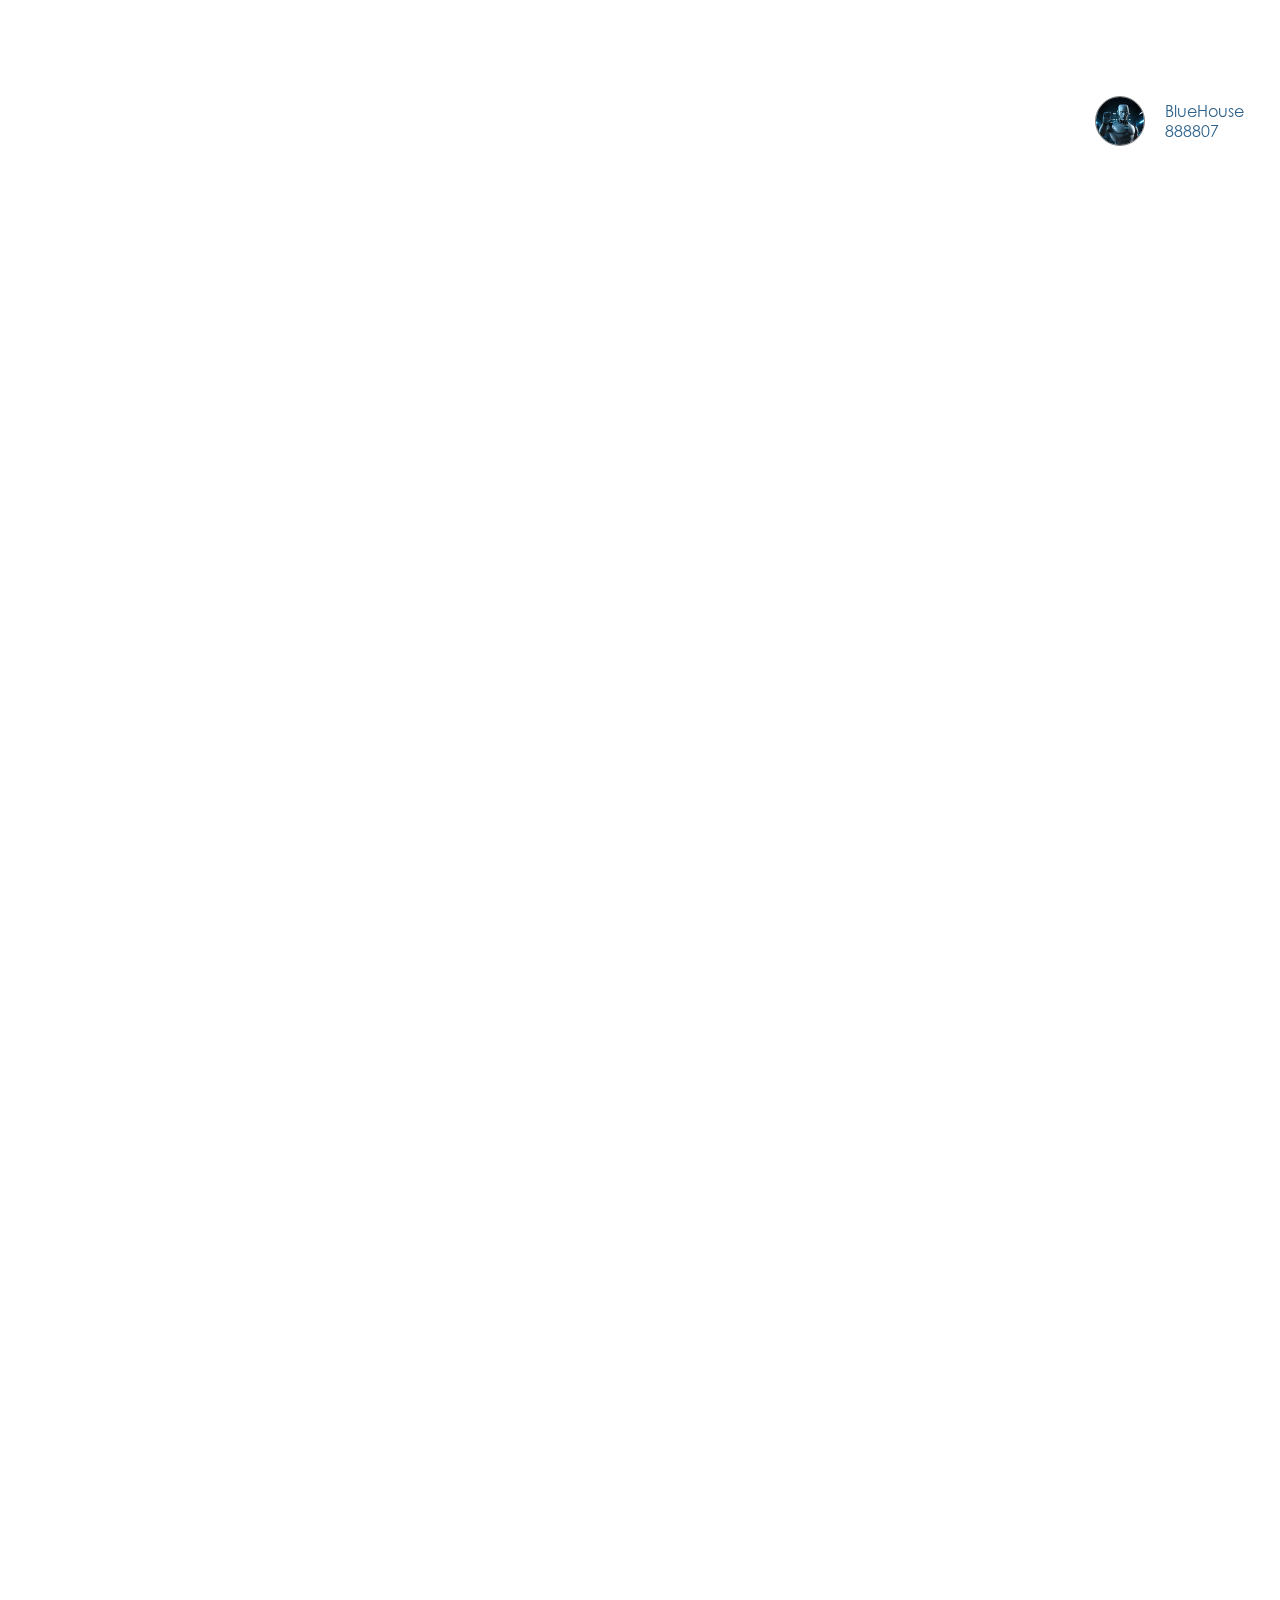
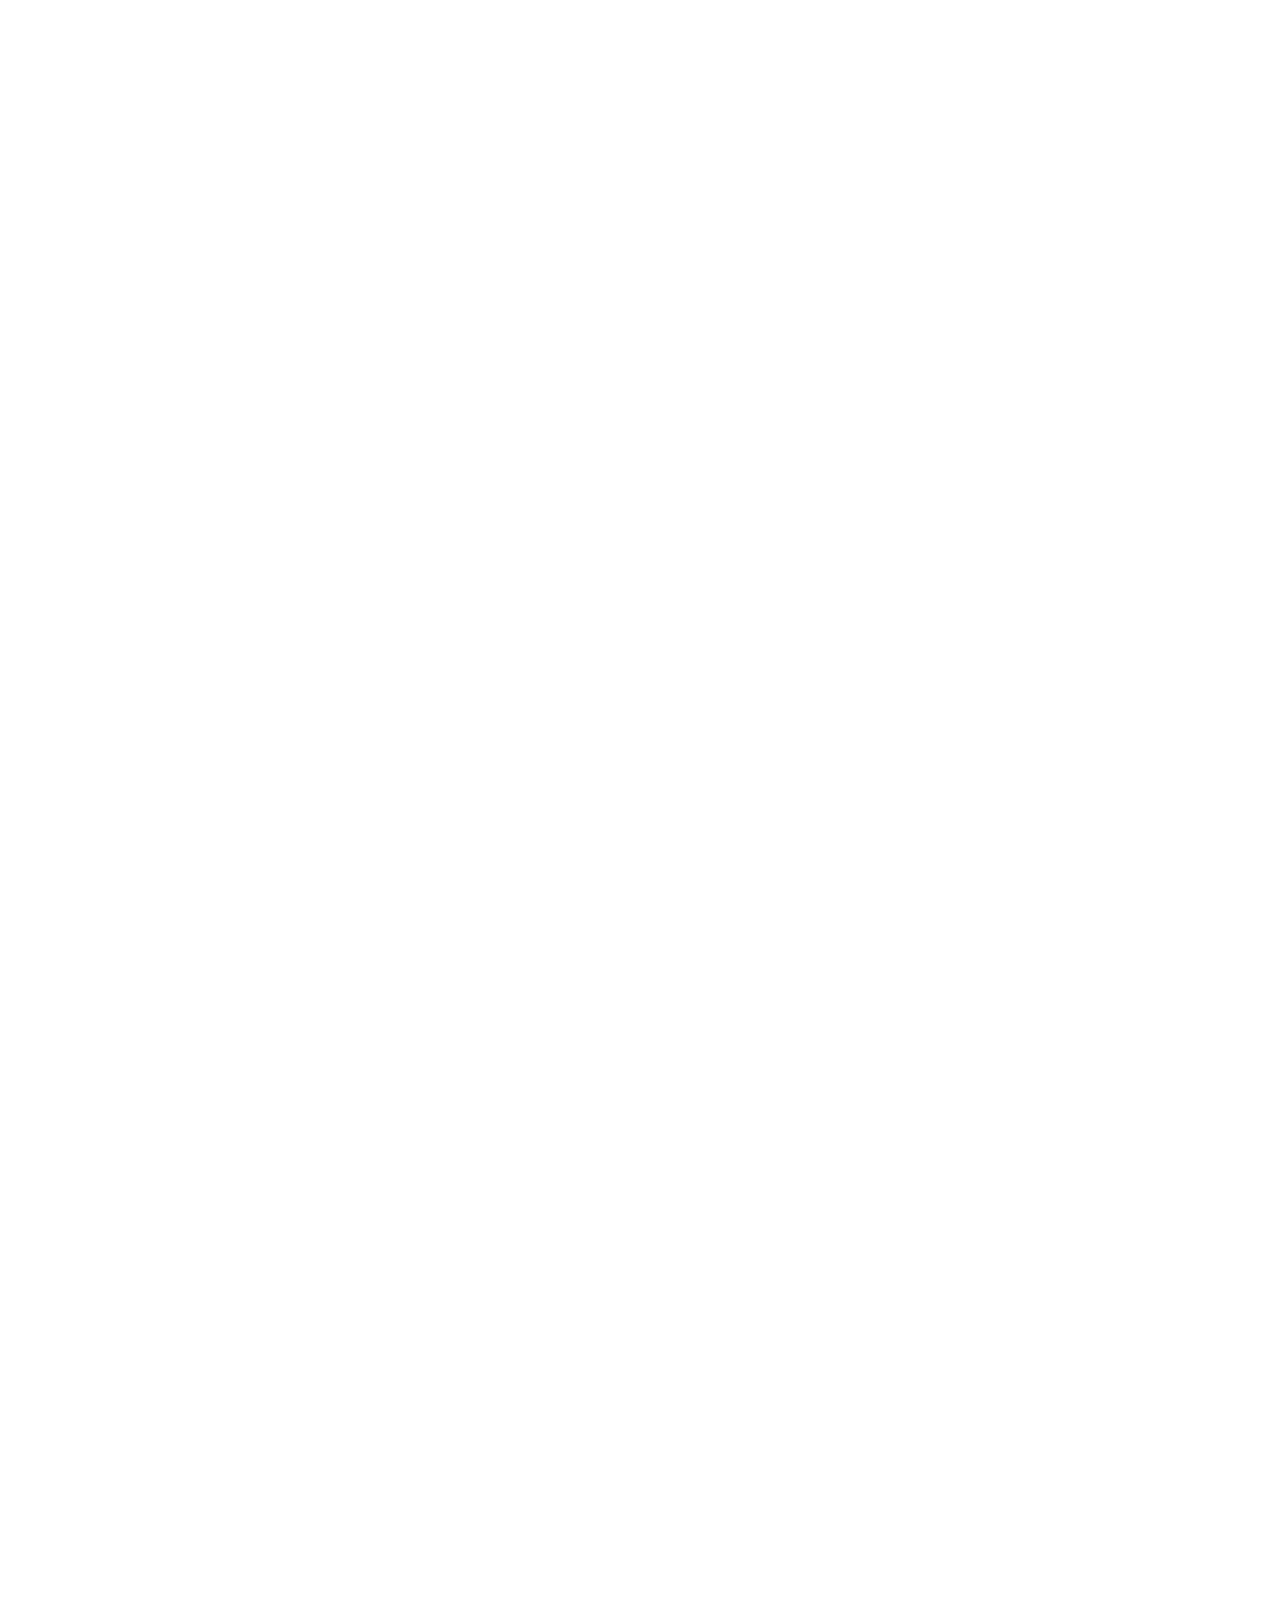
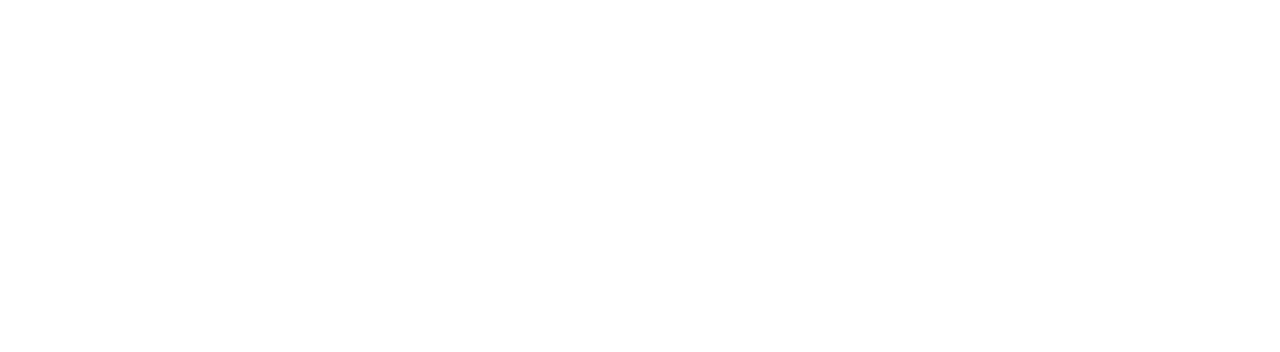
<file: capital/index.html>
<html lang="en" data-astro-transition-scope="astro-smooz4hq-1" class="lenis"
    style="--vw: 14.27px; --dvh: 10.8px; --svh: 10.8px;">

<head>
    <link rel="stylesheet" href="/_astro/_slug_.B97dlsMJ.css">
    <meta charset="UTF-8">
    <meta name="viewport" content="width=device-width,initial-scale=1">
    <link rel="sitemap" href="/sitemap-index.xml">
    <meta name="generator" content="Astro v5.2.6">
    <meta name="description" content="Description">
    <meta property="og:description" content="Description">
    <meta name="keywords" content="keyword 1, keyword 2">
    <meta property="og:title" content="High-Quality Visuals">
    <meta name="robots" content="index, follow">
    <link rel="icon" href="/_astro/favicon_R1w72.webp" type="image/x-icon">
    <link rel="shortcut icon" href="/_astro/favicon_R1w72.webp" type="image/x-icon">
    <link rel="apple-touch-icon" sizes="180x180" href="/_astro/favicon_Z1kMBbQ.webp">
    <meta name="theme-color" content="#2d628c">
    <title>Mabsisa</title>
    <meta name="astro-view-transitions-enabled" content="true">
    <meta name="astro-view-transitions-fallback" content="swap">
    <script type="module" src="/_astro/ClientRouter.astro_astro_type_script_index_0_lang.WONxKOw9.js"
        data-astro-exec=""></script>
    <style>
        [data-astro-transition-scope="astro-smooz4hq-1"] {
            view-transition-name: none;
        }

        @layer astro {
            ::view-transition-old(none) {
                animation: none;
                opacity: 0;
                mix-blend-mode: normal;
            }

            ::view-transition-new(none) {
                animation: none;
                mix-blend-mode: normal;
            }

            ::view-transition-group(none) {
                animation: none
            }
        }

        [data-astro-transition-fallback="old"] [data-astro-transition-scope="astro-smooz4hq-1"],
        [data-astro-transition-fallback="old"][data-astro-transition-scope="astro-smooz4hq-1"] {
            animation: none;
            mix-blend-mode: normal;
        }

        [data-astro-transition-fallback="new"] [data-astro-transition-scope="astro-smooz4hq-1"],
        [data-astro-transition-fallback="new"][data-astro-transition-scope="astro-smooz4hq-1"] {
            animation: none;
            mix-blend-mode: normal;
        }
    </style>
</head>

<body class="loaded">
    <div data-astro-transition-persist="cursor" class="cursor" data-component="Cursor" data-astro-cid-x6vourwi=""
        data-config="default" data-theme="light"
        style="transform: translate3d(1435px, 139px, 0px) rotate(0deg) scale(1);">
        <div class="inner" data-astro-cid-x6vourwi="">
            <div class="circle" data-astro-cid-x6vourwi=""></div>
            <div class="middle-dot" data-astro-cid-x6vourwi=""></div>
            <div class="dots dots-left" data-astro-cid-x6vourwi=""></div>
            <div class="dots dots-right" data-astro-cid-x6vourwi=""></div>
        </div>
    </div>
    <header data-astro-transition-persist="header" id="header" data-theme="light" data-component="Header"
        data-astro-cid-4wsjtibl="">
        <div class="grid container-menu" data-astro-cid-4wsjtibl="">
            <nav class="tb:col-start-1 tb:col-end-25 dk:col-start-2 dk:col-end-24 ml:col-start-3 ml:col-end-23 lg:col-start-3 lg:col-end-23"
                data-astro-cid-4wsjtibl="">
                <div class="menu-links-w" data-astro-cid-4wsjtibl="">
                    <ul data-astro-cid-4wsjtibl="">
                        <li data-astro-cid-4wsjtibl=""> <a href="/" data-astro-cid-4wsjtibl="true" class="nav-link">
                                <span data-astro-cid-4wsjtibl="">Core Technologies</span> </a> </li>
                        <li data-astro-cid-4wsjtibl=""> <a href="/trading/" data-astro-cid-4wsjtibl="true"
                                class="nav-link"> <span data-astro-cid-4wsjtibl="">Animation & Interaction</span> </a> </li>
                        <li data-astro-cid-4wsjtibl=""> <a href="/capital/" data-astro-cid-4wsjtibl="true"
                                class="nav-link active"> <span data-astro-cid-4wsjtibl="">High-Quality Visuals</span> </a>
                        </li>
                        <li data-astro-cid-4wsjtibl=""> <a href="/maritime/" data-astro-cid-4wsjtibl="true"
                                class="nav-link"> <span data-astro-cid-4wsjtibl="">Optimization & Deployment</span> </a> </li>
                        <li data-astro-cid-4wsjtibl=""> <a href="/fort-energy/" data-astro-cid-4wsjtibl="true"
                                class="nav-link"> <span data-astro-cid-4wsjtibl="">Innovation & Integration</span> </a> </li>
                        <li data-astro-cid-4wsjtibl="">
                            <img id="userImage" src="../assets/kang.png" style="width: 50px; height: 50px; border-radius: 50%; border: 1px solid grey; margin-right: 20px;" class="preserve-original-color; isolation: isolate;">
                            <div style="font-size: 16px; font-weight: 500; color: #2d628c;">BlueHouse 888807</div>
                        </li>
        

                    </ul>
                    <div class="navbar" data-astro-cid-4wsjtibl=""
                        style="opacity: 1; translate: none; rotate: none; scale: none; transform: translate3d(340.573px, 0px, 0px) scale(0.1374, 1);">
                    </div>
                </div>
            </nav>
        </div>
    </header>

    <div id="canvas-wrapper" data-astro-transition-persist="webgl" aria-hidden="true"><canvas
            data-engine="three.js r169" width="1713" height="1296" style="width: 1427.5px; height: 1080px;"></canvas>
    </div>
    <script type="module" src="/_astro/WebGL.astro_astro_type_script_index_0_lang.kYtEKlKk.js"
        data-astro-exec=""></script>
    <div data-astro-transition-persist="sound" class="buttons-container" data-theme="light" data-component="Sound"
        data-astro-cid-epuvuop6="">
        <div class="buttons-wrapper grid" data-astro-cid-epuvuop6="">
            <div class="buttons-inner dk:col-start-2 dk:col-end-24 ml:col-start-3 ml:col-end-23 lg:col-start-3 lg:col-end-23"
                data-astro-cid-epuvuop6=""> <button id="scroll-top" class="scroll-top" data-astro-cid-epuvuop6=""> <svg
                        data-astro-cid-epuvuop6="true" xmlns="http://www.w3.org/2000/svg" width="10" height="12"
                        fill="none" viewBox="0 0 10 12" focusable="false" aria-hidden="true">
                        <path fill="#2D628C" fill-rule="evenodd"
                            d="M.87 3.982 4.464.386a.757.757 0 0 1 1.07 0L9.13 3.982a.757.757 0 1 1-1.07 1.07L5.757 2.748v8.331a.757.757 0 1 1-1.514 0V2.748L1.94 5.052a.757.757 0 1 1-1.07-1.07"
                            clip-rule="evenodd"
                            style="fill:#2d628c;fill:color(display-p3 .1765 .3843 .549);fill-opacity:1"></path>
                    </svg> </button> <button class="sound" data-astro-cid-epuvuop6=""> <canvas id="sound-canvas"
                        width="28" height="28" data-astro-cid-epuvuop6=""></canvas> </button> </div>
        </div>
    </div>
    <div class="hero-transition" data-astro-transition-persist="transition-hero" data-cursor="draggable"
        data-cursor-down="dragging" data-astro-cid-3rse3tms="" style="--slide-progress: 2; opacity: 0;">
        <div class="inner" data-astro-cid-3rse3tms="">
            <div class="title" data-astro-cid-3rse3tms="" style="opacity: 0.5;">
                <p data-astro-cid-3rse3tms="">Foundation</p>
                <div class="spinner" data-astro-cid-3rse3tms=""> <svg class="spinner-inner" viewBox="0 0 200 200"
                        fill="none" xmlns="http://www.w3.org/2000/svg" data-astro-cid-3rse3tms="">
                        <g stroke-width="8" data-astro-cid-3rse3tms="">
                            <path stroke="url(#spinner-secondHalf)" d="M 4 100 A 96 96 0 0 1 196 100"
                                data-astro-cid-3rse3tms=""></path>
                            <path stroke="url(#spinner-firstHalf)" d="M 196 100 A 96 96 0 0 1 4 100"
                                data-astro-cid-3rse3tms=""></path>
                        </g>
                    </svg> </div>
            </div>
            <div class="title" data-astro-cid-3rse3tms="" style="opacity: 0.5;">
                <p data-astro-cid-3rse3tms="">Interaction</p>
                <div class="spinner" data-astro-cid-3rse3tms=""> <svg class="spinner-inner" viewBox="0 0 200 200"
                        fill="none" xmlns="http://www.w3.org/2000/svg" data-astro-cid-3rse3tms="">
                        <g stroke-width="8" data-astro-cid-3rse3tms="">
                            <path stroke="url(#spinner-secondHalf)" d="M 4 100 A 96 96 0 0 1 196 100"
                                data-astro-cid-3rse3tms=""></path>
                            <path stroke="url(#spinner-firstHalf)" d="M 196 100 A 96 96 0 0 1 4 100"
                                data-astro-cid-3rse3tms=""></path>
                        </g>
                    </svg> </div>
            </div>
            <div class="title" data-astro-cid-3rse3tms="" style="opacity: 1;">
                <p data-astro-cid-3rse3tms="">High Quality</p>
                <div class="spinner" data-astro-cid-3rse3tms=""> <svg class="spinner-inner" viewBox="0 0 200 200"
                        fill="none" xmlns="http://www.w3.org/2000/svg" data-astro-cid-3rse3tms="">
                        <g stroke-width="8" data-astro-cid-3rse3tms="">
                            <path stroke="url(#spinner-secondHalf)" d="M 4 100 A 96 96 0 0 1 196 100"
                                data-astro-cid-3rse3tms=""></path>
                            <path stroke="url(#spinner-firstHalf)" d="M 196 100 A 96 96 0 0 1 4 100"
                                data-astro-cid-3rse3tms=""></path>
                        </g>
                    </svg> </div>
            </div>
            <div class="title" data-astro-cid-3rse3tms="" style="opacity: 0.5;">
                <p data-astro-cid-3rse3tms="">Deployment</p>
                <div class="spinner" data-astro-cid-3rse3tms=""> <svg class="spinner-inner" viewBox="0 0 200 200"
                        fill="none" xmlns="http://www.w3.org/2000/svg" data-astro-cid-3rse3tms="">
                        <g stroke-width="8" data-astro-cid-3rse3tms="">
                            <path stroke="url(#spinner-secondHalf)" d="M 4 100 A 96 96 0 0 1 196 100"
                                data-astro-cid-3rse3tms=""></path>
                            <path stroke="url(#spinner-firstHalf)" d="M 196 100 A 96 96 0 0 1 4 100"
                                data-astro-cid-3rse3tms=""></path>
                        </g>
                    </svg> </div>
            </div>
            <div class="title" data-astro-cid-3rse3tms="" style="opacity: 0.5;">
                <p data-astro-cid-3rse3tms="">Innovation</p>
                <div class="spinner" data-astro-cid-3rse3tms=""> <svg class="spinner-inner" viewBox="0 0 200 200"
                        fill="none" xmlns="http://www.w3.org/2000/svg" data-astro-cid-3rse3tms="">
                        <g stroke-width="8" data-astro-cid-3rse3tms="">
                            <path stroke="url(#spinner-secondHalf)" d="M 4 100 A 96 96 0 0 1 196 100"
                                data-astro-cid-3rse3tms=""></path>
                            <path stroke="url(#spinner-firstHalf)" d="M 196 100 A 96 96 0 0 1 4 100"
                                data-astro-cid-3rse3tms=""></path>
                        </g>
                    </svg> </div>
            </div>
        </div> <svg class="spinner-defs" xmlns="http://www.w3.org/2000/svg" color="#2d628c" data-astro-cid-3rse3tms="">
            <defs data-astro-cid-3rse3tms="">
                <linearGradient id="spinner-secondHalf" data-astro-cid-3rse3tms="">
                    <stop offset="0%" stop-opacity="0" stop-color="currentColor" data-astro-cid-3rse3tms=""></stop>
                    <stop offset="100%" stop-opacity="0.5" stop-color="currentColor" data-astro-cid-3rse3tms=""></stop>
                </linearGradient>
                <linearGradient id="spinner-firstHalf" data-astro-cid-3rse3tms="">
                    <stop offset="0%" stop-opacity="1" stop-color="currentColor" data-astro-cid-3rse3tms=""></stop>
                    <stop offset="100%" stop-opacity="0.5" stop-color="currentColor" data-astro-cid-3rse3tms=""></stop>
                </linearGradient>
            </defs>
        </svg>
    </div>
    <main class="astro-fd3kjnv4" data-scene="Capital" data-astro-cid-fd3kjnv4="" style="opacity: 1;">
        <section class="hero" data-chapter="Hero" data-chapter-first="true" data-theme="light" data-animation="Hero"
            data-astro-cid-226k2nfd="" style="opacity: 1;">
            <div class="hero-inner" data-astro-cid-226k2nfd="">
                
                <div class="scroll-to-cta" data-astro-cid-226k2nfd="" style="opacity: 1;">
                    <div class="scroll-to-cta-inner" data-astro-cid-226k2nfd="" style="opacity: 1;">
                        <div class="scroll-to-cta-content-mb" data-astro-cid-226k2nfd=""> <svg
                                class="scroll-to-cta-icon" data-astro-cid-226k2nfd="true"
                                xmlns="http://www.w3.org/2000/svg" width="10" height="15" fill="none"
                                viewBox="0 0 10 15" focusable="false" aria-hidden="true">
                                <path fill="currentColor"
                                    d="M5.65 1a.65.65 0 1 0-1.3 0zM4.54 14.46a.65.65 0 0 0 .92 0l4.136-4.137a.65.65 0 1 0-.919-.92L5 13.082 1.323 9.404a.65.65 0 0 0-.92.919zM4.35 1v13h1.3V1z">
                                </path>
                            </svg> <span class="fs-cta-s" data-astro-cid-226k2nfd="">Swipe down</span> </div>
                        <div class="scroll-to-cta-content-dk" data-astro-cid-226k2nfd=""> <span class="fs-cta-s"
                                data-astro-cid-226k2nfd="">Scroll down to discover</span> </div>
                    </div>
                </div>
            </div>
        </section>
        <style>
            .logo-dk>path,
            .logo-dk>g,
            .scroll-to-cta {
                opacity: 0;
            }
        </style>
        <div data-chapter="CapitalChapter" data-astro-cid-fd3kjnv4="">
            <div class="grid" id="grid" data-astro-cid-fd3kjnv4="">
                <h2 class="fs-h2 uppercase white tb:col-end-4 dk:col-start-6 dk:col-end-20 lg:col-start-7 lg:col-end-18"
                    data-animation="Title" data-animation-color="#ffffff" data-astro-cid-fd3kjnv4="" style="">
                    I focus on delivering WebGL projects with high visual quality, combining technical precision with artistic design to produce visually compelling and immersive 3D experiences.
                </h2>
            </div> <!-- {blok.sections.map((section, index) => <StoryblokComponent blok={section} index={index} />)} -->
            <!-- HIDDING LAST SECTION (MFMC1) REMOVE NEXT LINE AND UNCOMMENT THE UPPER LINE IF YOU WANT TO SHOW IT -->
            <div class="capital-section" data-multiple-paragraphs="true" data-chapter="" data-astro-cid-puoy3yzh=""
                style="--overflow: 455px;">
                <div class="grid" data-astro-cid-puoy3yzh="">
                    <div class="description-wrapper dk:col-start-14 dk:col-end-22 lg:col-start-15 lg:col-end-21 multiple-paragraphs"
                        data-astro-cid-puoy3yzh="">
                        <p class="description fs-s1 white" data-animation="SplitBlock" data-animation-color="#ffffff"
                            data-astro-cid-puoy3yzh="" style="">
                            Through the use of advanced lighting techniques, including physically-based rendering (PBR), real-time shadows, and environment mapping, I ensure that every scene has realistic depth and atmosphere.
                        </p>
                    </div>
                    <div class="text-block paragraphs-container dk:col-start-4 dk:col-end-13 lg:col-start-7 lg:col-end-13 multiple-paragraphs"
                        data-astro-cid-tbw6esjt="">
                        <div class="content fs-body white" data-astro-cid-tbw6esjt="">
                            <div class="read-more expandable" data-animation="ReadMore" data-line-count="7"
                                data-astro-cid-mer3b7za="" style="--line-count: 7;">
                                <p class="description fs-s1 white" data-animation="SplitBlock" data-animation-color="#ffffff"
                                    data-astro-cid-puoy3yzh="" style="">
                                    Through the use of advanced lighting techniques, including physically-based rendering (PBR), real-time shadows, and environment mapping, I ensure that every scene has realistic depth and atmosphere.
                                </p>
                            </div>
                        </div>
                    </div>
                    <div class="text-block paragraphs-container dk:col-start-14 dk:col-end-22 lg:col-start-15 lg:col-end-21"
                        data-astro-cid-tbw6esjt="">
                        <div class="content fs-body white" data-astro-cid-tbw6esjt="">
                            <div class="read-more expandable" data-animation="ReadMore" data-line-count="7"
                                data-astro-cid-mer3b7za="" style="--line-count: 7;">
                                <p class="description fs-s1 white" data-animation="SplitBlock" data-animation-color="#ffffff"
                                data-astro-cid-puoy3yzh="" style="">Careful attention is given to model detail, texture resolution, and camera animation to create a polished, cinematic experience that looks sharp across all screen sizes and devices.</p>
                            </div>
                        </div>
                    </div>
                </div>
            </div>
        </div>
    </main>
    <script type="module"
        data-astro-exec="">let e = document.querySelector("#footer"), o = e.querySelectorAll(".office"); const n = (a = "light") => { e = document.querySelector("#footer"), e && (o = e.querySelectorAll(".office")), e && (e.dataset.theme = a), o && o.length > 0 && o.forEach(t => { t.dataset.theme = a }) }, r = () => { const t = document.querySelector("main")?.dataset.footer; n(t || "light") }, c = () => { r() }, i = () => { }; document.addEventListener("astro:page-load", c); document.addEventListener("astro:before-preparation", i);</script>
    <style>
        body {
            opacity: 0;
            transition: opacity 0.4s linear;
        }

        body.loaded {
            opacity: 1;
        }
    </style>
    <script type="module" src="/_astro/Layout.astro_astro_type_script_index_0_lang.gcBYtLSu.js"
        data-astro-exec=""></script>
    <div aria-live="assertive" aria-atomic="true" class="astro-route-announcer">High-Quality Visuals</div>
</body><chatgpt-sidebar data-gpts-theme="light"></chatgpt-sidebar>

</html>
</file>
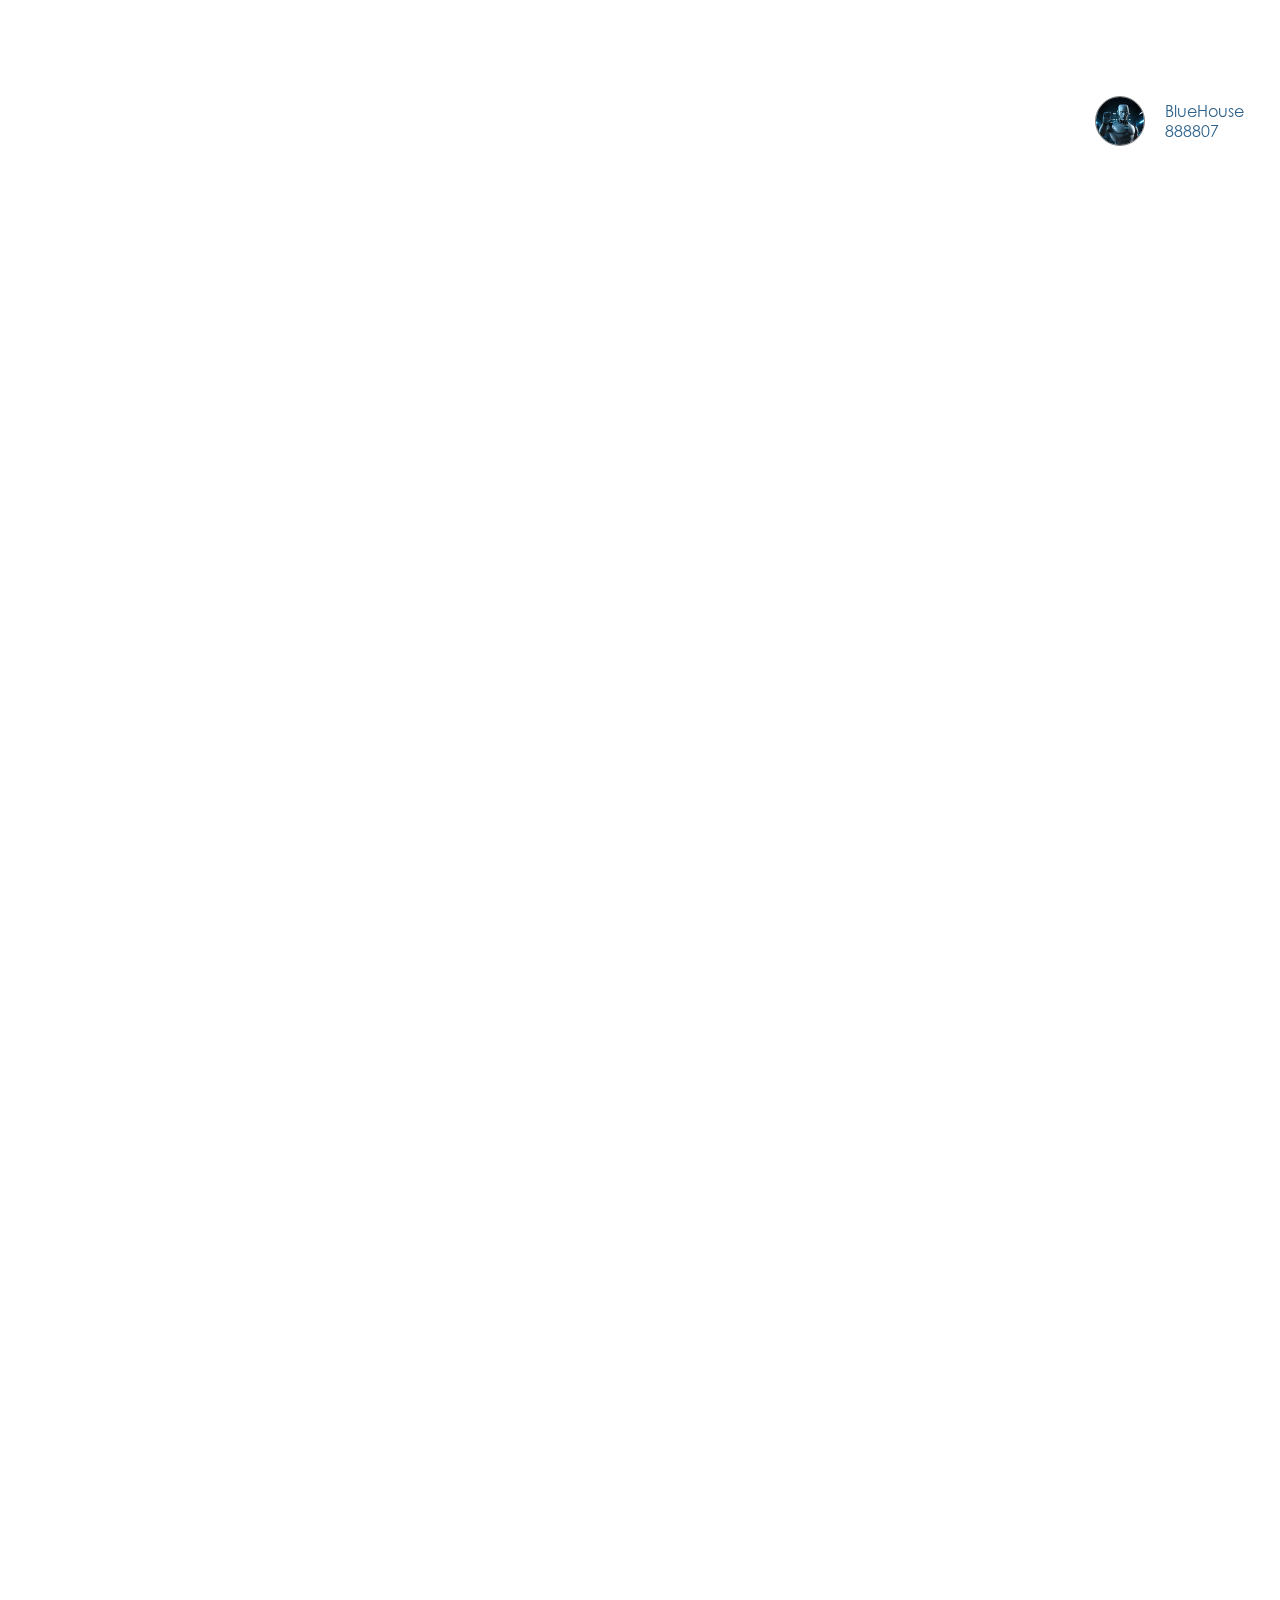
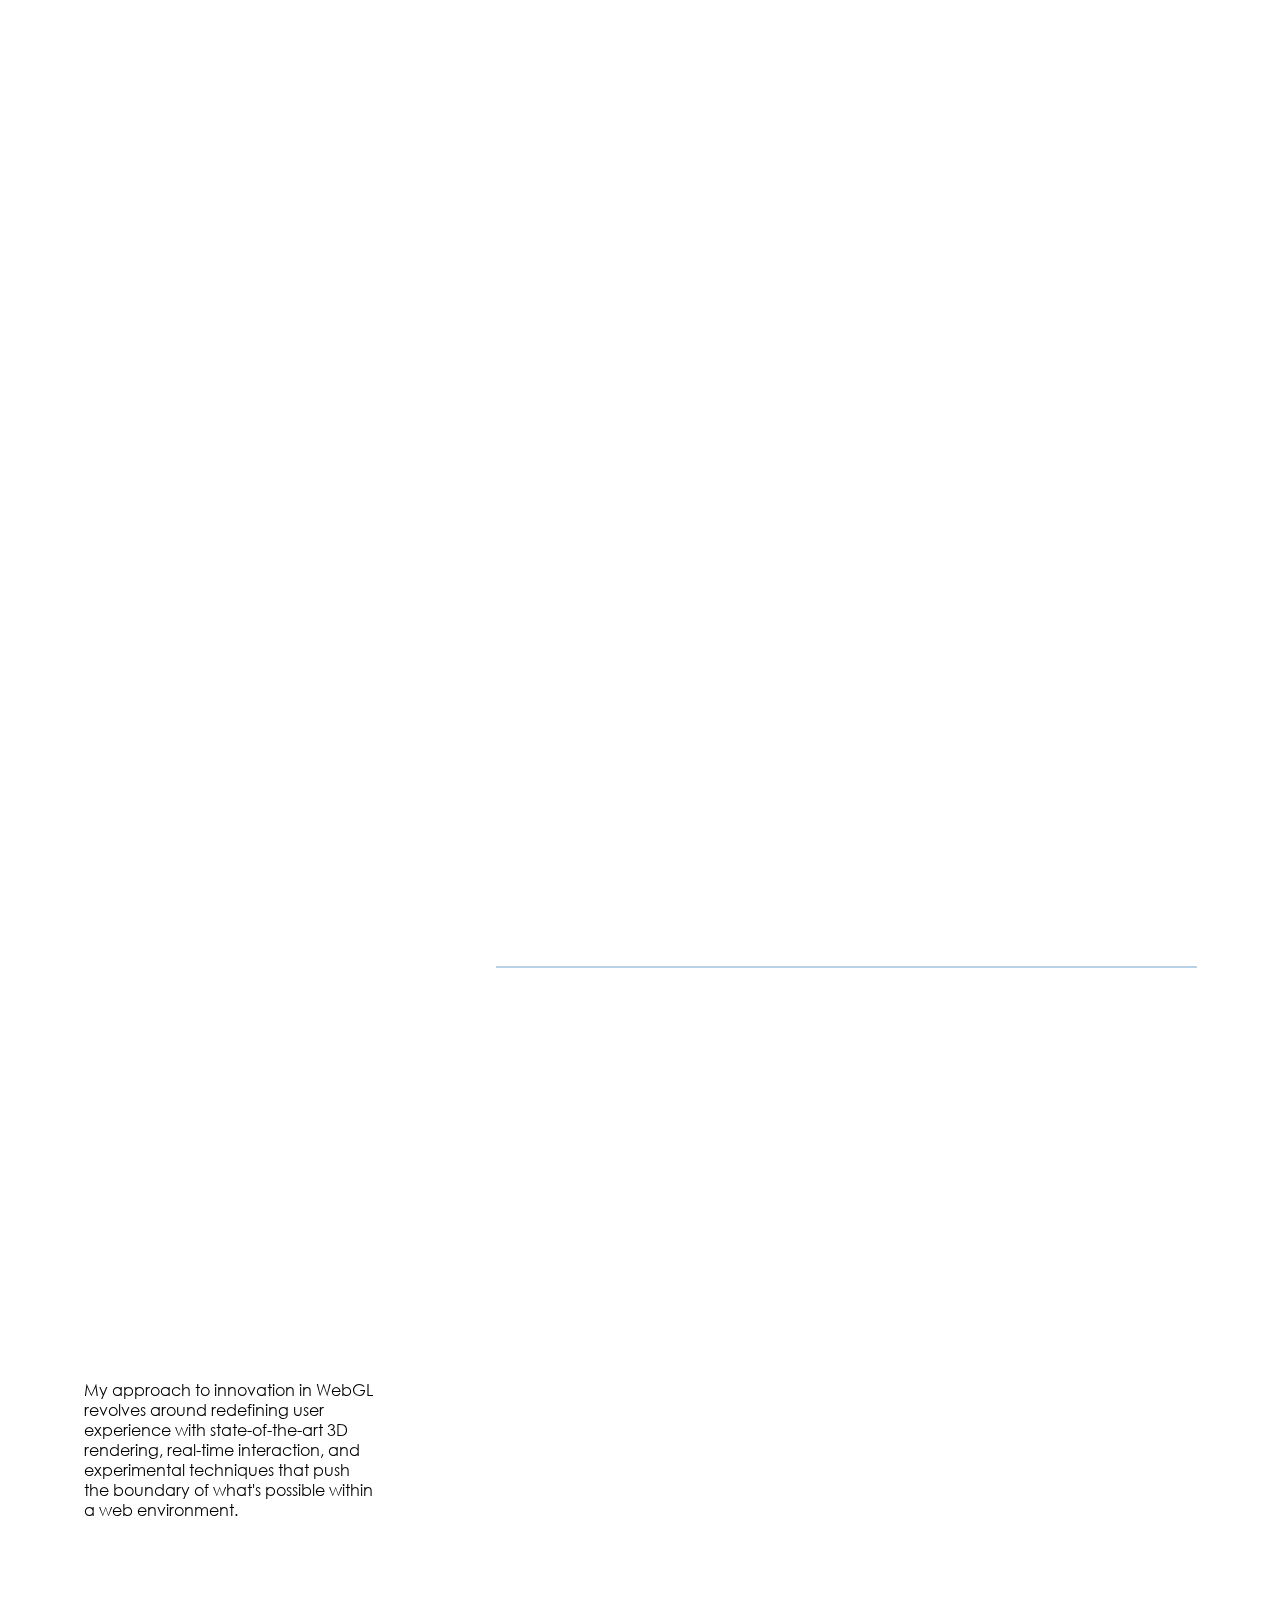
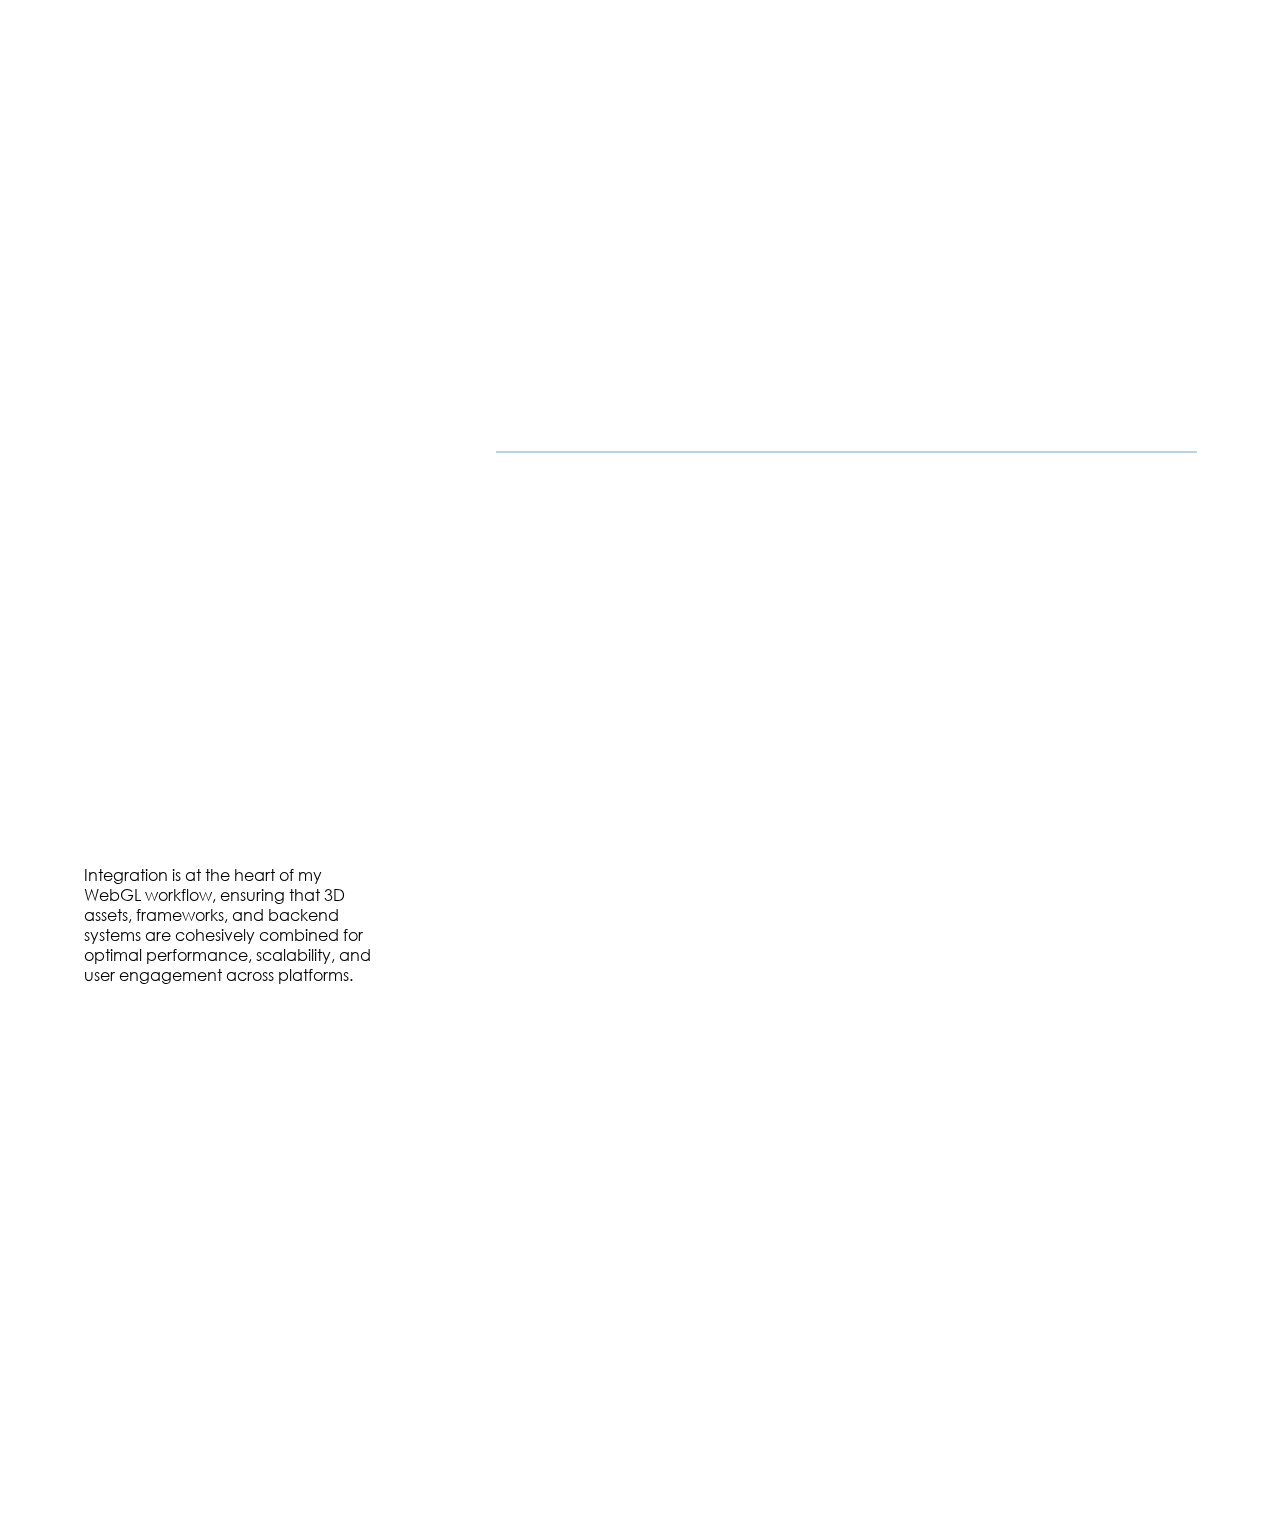
<file: fort-energy/index.html>
<html lang="en" data-astro-transition-scope="astro-smooz4hq-1" class="lenis"
    style="--vw: 14.27px; --dvh: 10.8px; --svh: 10.8px;">

<head>
    <link rel="stylesheet" href="/_astro/_slug_.B97dlsMJ.css">
    <meta charset="UTF-8">
    <meta name="viewport" content="width=device-width,initial-scale=1">
    <link rel="sitemap" href="/sitemap-index.xml">
    <meta name="generator" content="Astro v5.2.6">
    <meta name="description" content="Description">
    <meta property="og:description" content="Description">
    <meta name="keywords" content="keyword 1, keyword 2">
    <meta property="og:title" content="Innovation & Integration">
    <meta name="robots" content="index, follow">
    <link rel="icon" href="/_astro/favicon_R1w72.webp" type="image/x-icon">
    <link rel="shortcut icon" href="/_astro/favicon_R1w72.webp" type="image/x-icon">
    <link rel="apple-touch-icon" sizes="180x180" href="/_astro/favicon_Z1kMBbQ.webp">
    <meta name="theme-color" content="#2d628c">
    <title>Mabsisa</title>
    <meta name="astro-view-transitions-enabled" content="true">
    <meta name="astro-view-transitions-fallback" content="swap">
    <script type="module" src="/_astro/ClientRouter.astro_astro_type_script_index_0_lang.WONxKOw9.js"
        data-astro-exec=""></script>
    <style>
        [data-astro-transition-scope="astro-smooz4hq-1"] {
            view-transition-name: none;
        }

        @layer astro {
            ::view-transition-old(none) {
                animation: none;
                opacity: 0;
                mix-blend-mode: normal;
            }

            ::view-transition-new(none) {
                animation: none;
                mix-blend-mode: normal;
            }

            ::view-transition-group(none) {
                animation: none
            }
        }

        [data-astro-transition-fallback="old"] [data-astro-transition-scope="astro-smooz4hq-1"],
        [data-astro-transition-fallback="old"][data-astro-transition-scope="astro-smooz4hq-1"] {
            animation: none;
            mix-blend-mode: normal;
        }

        [data-astro-transition-fallback="new"] [data-astro-transition-scope="astro-smooz4hq-1"],
        [data-astro-transition-fallback="new"][data-astro-transition-scope="astro-smooz4hq-1"] {
            animation: none;
            mix-blend-mode: normal;
        }
    </style>
</head>

<body class="loaded">
    <div data-astro-transition-persist="cursor" class="cursor" data-component="Cursor" data-astro-cid-x6vourwi=""
        data-config="default" data-theme="light"
        style="transform: translate3d(1440px, 159px, 0px) rotate(0deg) scale(1);">
        <div class="inner" data-astro-cid-x6vourwi="">
            <div class="circle" data-astro-cid-x6vourwi=""></div>
            <div class="middle-dot" data-astro-cid-x6vourwi=""></div>
            <div class="dots dots-left" data-astro-cid-x6vourwi=""></div>
            <div class="dots dots-right" data-astro-cid-x6vourwi=""></div>
        </div>
    </div>
    <header data-astro-transition-persist="header" id="header" data-theme="light" data-component="Header"
        data-astro-cid-4wsjtibl="" class="">
        <div class="grid container-menu" data-astro-cid-4wsjtibl="">
            <nav class="tb:col-start-1 tb:col-end-25 dk:col-start-2 dk:col-end-24 ml:col-start-3 ml:col-end-23 lg:col-start-3 lg:col-end-23"
                data-astro-cid-4wsjtibl="">
                <div class="menu-links-w" data-astro-cid-4wsjtibl="">
                    <ul data-astro-cid-4wsjtibl="">
                        <li data-astro-cid-4wsjtibl=""> <a href="/" data-astro-cid-4wsjtibl="true" class="nav-link">
                                <span data-astro-cid-4wsjtibl="">Core Technologies</span> </a> </li>
                        <li data-astro-cid-4wsjtibl=""> <a href="/trading/" data-astro-cid-4wsjtibl="true"
                                class="nav-link"> <span data-astro-cid-4wsjtibl="">Animation & Interaction</span> </a> </li>
                        <li data-astro-cid-4wsjtibl=""> <a href="/capital/" data-astro-cid-4wsjtibl="true"
                                class="nav-link"> <span data-astro-cid-4wsjtibl="">High-Quality Visuals</span> </a> </li>
                        <li data-astro-cid-4wsjtibl=""> <a href="/maritime/" data-astro-cid-4wsjtibl="true"
                                class="nav-link"> <span data-astro-cid-4wsjtibl="">Optimization & Deployment</span> </a> </li>
                        <li data-astro-cid-4wsjtibl=""> <a href="/fort-energy/" data-astro-cid-4wsjtibl="true"
                                class="nav-link active"> <span data-astro-cid-4wsjtibl="">Innovation & Integration</span> </a> </li>
                        <li data-astro-cid-4wsjtibl="">
                            <img id="userImage" src="../assets/kang.png" style="width: 50px; height: 50px; border-radius: 50%; border: 1px solid grey; margin-right: 20px;" class="preserve-original-color; isolation: isolate;">
                            <div style="font-size: 16px; font-weight: 500; color: #2d628c;">BlueHouse 888807</div>
                        </li>
                    </ul>
                    <div class="navbar" data-astro-cid-4wsjtibl=""
                        style="opacity: 1; translate: none; rotate: none; scale: none; transform: translate3d(642.37px, 0px, 0px) scale(0.0936, 1);">
                    </div>
                </div>
            </nav>
        </div>
    </header>

    <div id="canvas-wrapper" data-astro-transition-persist="webgl" aria-hidden="true"><canvas
            data-engine="three.js r169" width="1713" height="1296" style="width: 1427.5px; height: 1080px;"></canvas>
    </div>
    <script type="module" src="/_astro/WebGL.astro_astro_type_script_index_0_lang.kYtEKlKk.js"
        data-astro-exec=""></script>
    <div data-astro-transition-persist="sound" class="buttons-container" data-theme="light" data-component="Sound"
        data-astro-cid-epuvuop6="">
        <div class="buttons-wrapper grid" data-astro-cid-epuvuop6="">
            <div class="buttons-inner dk:col-start-2 dk:col-end-24 ml:col-start-3 ml:col-end-23 lg:col-start-3 lg:col-end-23"
                data-astro-cid-epuvuop6=""> <button id="scroll-top" class="scroll-top" data-astro-cid-epuvuop6=""> <svg
                        data-astro-cid-epuvuop6="true" xmlns="http://www.w3.org/2000/svg" width="10" height="12"
                        fill="none" viewBox="0 0 10 12" focusable="false" aria-hidden="true">
                        <path fill="#2D628C" fill-rule="evenodd"
                            d="M.87 3.982 4.464.386a.757.757 0 0 1 1.07 0L9.13 3.982a.757.757 0 1 1-1.07 1.07L5.757 2.748v8.331a.757.757 0 1 1-1.514 0V2.748L1.94 5.052a.757.757 0 1 1-1.07-1.07"
                            clip-rule="evenodd"
                            style="fill:#2d628c;fill:color(display-p3 .1765 .3843 .549);fill-opacity:1"></path>
                    </svg> </button> <button class="sound" data-astro-cid-epuvuop6=""> <canvas id="sound-canvas"
                        width="28" height="28" data-astro-cid-epuvuop6=""></canvas> </button> </div>
        </div>
    </div>
    <div class="hero-transition" data-astro-transition-persist="transition-hero" data-cursor="draggable"
        data-cursor-down="dragging" data-astro-cid-3rse3tms="" style="--slide-progress: 4; opacity: 0;">
        <div class="inner" data-astro-cid-3rse3tms="">
            <div class="title" data-astro-cid-3rse3tms="" style="opacity: 0.5;">
                <p data-astro-cid-3rse3tms="">Foundation</p>
                <div class="spinner" data-astro-cid-3rse3tms=""> <svg class="spinner-inner" viewBox="0 0 200 200"
                        fill="none" xmlns="http://www.w3.org/2000/svg" data-astro-cid-3rse3tms="">
                        <g stroke-width="8" data-astro-cid-3rse3tms="">
                            <path stroke="url(#spinner-secondHalf)" d="M 4 100 A 96 96 0 0 1 196 100"
                                data-astro-cid-3rse3tms=""></path>
                            <path stroke="url(#spinner-firstHalf)" d="M 196 100 A 96 96 0 0 1 4 100"
                                data-astro-cid-3rse3tms=""></path>
                        </g>
                    </svg> </div>
            </div>
            <div class="title" data-astro-cid-3rse3tms="" style="opacity: 0.5;">
                <p data-astro-cid-3rse3tms="">Interaction</p>
                <div class="spinner" data-astro-cid-3rse3tms=""> <svg class="spinner-inner" viewBox="0 0 200 200"
                        fill="none" xmlns="http://www.w3.org/2000/svg" data-astro-cid-3rse3tms="">
                        <g stroke-width="8" data-astro-cid-3rse3tms="">
                            <path stroke="url(#spinner-secondHalf)" d="M 4 100 A 96 96 0 0 1 196 100"
                                data-astro-cid-3rse3tms=""></path>
                            <path stroke="url(#spinner-firstHalf)" d="M 196 100 A 96 96 0 0 1 4 100"
                                data-astro-cid-3rse3tms=""></path>
                        </g>
                    </svg> </div>
            </div>
            <div class="title" data-astro-cid-3rse3tms="" style="opacity: 0.5;">
                <p data-astro-cid-3rse3tms="">High Quality</p>
                <div class="spinner" data-astro-cid-3rse3tms=""> <svg class="spinner-inner" viewBox="0 0 200 200"
                        fill="none" xmlns="http://www.w3.org/2000/svg" data-astro-cid-3rse3tms="">
                        <g stroke-width="8" data-astro-cid-3rse3tms="">
                            <path stroke="url(#spinner-secondHalf)" d="M 4 100 A 96 96 0 0 1 196 100"
                                data-astro-cid-3rse3tms=""></path>
                            <path stroke="url(#spinner-firstHalf)" d="M 196 100 A 96 96 0 0 1 4 100"
                                data-astro-cid-3rse3tms=""></path>
                        </g>
                    </svg> </div>
            </div>
            <div class="title" data-astro-cid-3rse3tms="" style="opacity: 0.5;">
                <p data-astro-cid-3rse3tms="">Deployment</p>
                <div class="spinner" data-astro-cid-3rse3tms=""> <svg class="spinner-inner" viewBox="0 0 200 200"
                        fill="none" xmlns="http://www.w3.org/2000/svg" data-astro-cid-3rse3tms="">
                        <g stroke-width="8" data-astro-cid-3rse3tms="">
                            <path stroke="url(#spinner-secondHalf)" d="M 4 100 A 96 96 0 0 1 196 100"
                                data-astro-cid-3rse3tms=""></path>
                            <path stroke="url(#spinner-firstHalf)" d="M 196 100 A 96 96 0 0 1 4 100"
                                data-astro-cid-3rse3tms=""></path>
                        </g>
                    </svg> </div>
            </div>
            <div class="title" data-astro-cid-3rse3tms="" style="opacity: 1;">
                <p data-astro-cid-3rse3tms="">Innovation</p>
                <div class="spinner" data-astro-cid-3rse3tms=""> <svg class="spinner-inner" viewBox="0 0 200 200"
                        fill="none" xmlns="http://www.w3.org/2000/svg" data-astro-cid-3rse3tms="">
                        <g stroke-width="8" data-astro-cid-3rse3tms="">
                            <path stroke="url(#spinner-secondHalf)" d="M 4 100 A 96 96 0 0 1 196 100"
                                data-astro-cid-3rse3tms=""></path>
                            <path stroke="url(#spinner-firstHalf)" d="M 196 100 A 96 96 0 0 1 4 100"
                                data-astro-cid-3rse3tms=""></path>
                        </g>
                    </svg> </div>
            </div>
        </div> <svg class="spinner-defs" xmlns="http://www.w3.org/2000/svg" color="#2d628c" data-astro-cid-3rse3tms="">
            <defs data-astro-cid-3rse3tms="">
                <linearGradient id="spinner-secondHalf" data-astro-cid-3rse3tms="">
                    <stop offset="0%" stop-opacity="0" stop-color="currentColor" data-astro-cid-3rse3tms=""></stop>
                    <stop offset="100%" stop-opacity="0.5" stop-color="currentColor" data-astro-cid-3rse3tms=""></stop>
                </linearGradient>
                <linearGradient id="spinner-firstHalf" data-astro-cid-3rse3tms="">
                    <stop offset="0%" stop-opacity="1" stop-color="currentColor" data-astro-cid-3rse3tms=""></stop>
                    <stop offset="100%" stop-opacity="0.5" stop-color="currentColor" data-astro-cid-3rse3tms=""></stop>
                </linearGradient>
            </defs>
        </svg>
    </div>
    <main class="astro-qcvovfap" data-scene="FortEnergy" data-astro-cid-qcvovfap="" style="opacity: 1;">
        <section class="hero" data-chapter="Hero" data-chapter-first="true" data-theme="light" data-animation="Hero"
            data-astro-cid-226k2nfd="" style="opacity: 1;">
            <div class="hero-inner" data-astro-cid-226k2nfd="">
                <div class="scroll-to-cta" data-astro-cid-226k2nfd="" style="opacity: 1;">
                    <div class="scroll-to-cta-inner" data-astro-cid-226k2nfd="" style="opacity: 1;">
                        <div class="scroll-to-cta-content-mb" data-astro-cid-226k2nfd=""> <svg
                                class="scroll-to-cta-icon" data-astro-cid-226k2nfd="true"
                                xmlns="http://www.w3.org/2000/svg" width="10" height="15" fill="none"
                                viewBox="0 0 10 15" focusable="false" aria-hidden="true">
                                <path fill="currentColor"
                                    d="M5.65 1a.65.65 0 1 0-1.3 0zM4.54 14.46a.65.65 0 0 0 .92 0l4.136-4.137a.65.65 0 1 0-.919-.92L5 13.082 1.323 9.404a.65.65 0 0 0-.92.919zM4.35 1v13h1.3V1z">
                                </path>
                            </svg> <span class="fs-cta-s" data-astro-cid-226k2nfd="">Swipe down</span> </div>
                        <div class="scroll-to-cta-content-dk" data-astro-cid-226k2nfd=""> <span class="fs-cta-s"
                                data-astro-cid-226k2nfd="">Scroll down to discover</span> </div>
                    </div>
                </div>
            </div>
        </section>
        <style>
            .logo-dk>path,
            .logo-dk>g,
            .scroll-to-cta {
                opacity: 0;
            }
        </style>
        <div class="grid" id="grid" data-chapter="FortEnergyChapter" data-astro-cid-qcvovfap=""
            style="--overflow: 366px;">
            <h2 class="fs-h2 uppercase white tb:col-end-4 dk:col-start-6 dk:col-end-20 lg:col-start-7 lg:col-end-18"
                data-animation="Title" data-animation-color="#ffffff" data-astro-cid-qcvovfap="" style="">
                Pioneering Visual Excellence through WebGL Innovation and Seamless Integration
            </h2>
            <div class="read-more expandable description tb:col-start-2 dk:col-start-10 dk:col-end-19 lg:col-start-13"
                data-animation="ReadMore" data-line-count="6" data-astro-cid-mer3b7za="">
                <div class="content-wrapper" data-astro-cid-mer3b7za="">
                    <div data-astro-cid-mer3b7za="">
                        <div class="content" data-astro-cid-mer3b7za="" style="">
                            <div class="inner clamp fs-body white" data-astro-cid-mer3b7za="">
                                <p class="fs-s1" data-astro-cid-qcvovfap="">As a WebGL developer, I blend cutting-edge innovation with deep integration expertise to craft immersive, high-performance 3D web experiences. My portfolio showcases how technical mastery and creative foresight converge to deliver visually stunning, browser-optimized applications that are both functional and future-ready.</p>
                            </div>
                        </div>
                    </div>
                </div>
            </div>
            <div class="separator dk:col-start-10 dk:col-end-24 lg:col-start-13 lg:col-end-22" data-animation="Line" data-astro-cid-qcvovfap=""></div>
            <div class="advantages-informations tb:col-end-4 dk:col-start-2 dk:col-end-8 lg:col-start-7 lg:col-end-11"
                data-astro-cid-qcvovfap="">
                <h3 class="fs-h3 white" data-animation="Title" data-animation-color="#ffffff" data-astro-cid-qcvovfap=""
                    style="">
                    Innovation in WebGL Development
                </h3>
                <p class="fs-h5 white" data-animation="SplitBlock" data-animation-color="#ffffff"
                    data-astro-cid-qcvovfap="" style="">
                <div style="display: block; text-align: start; position: relative;"> My approach to innovation in WebGL revolves around redefining user experience with state-of-the-art 3D rendering, real-time interaction, and experimental techniques that push the boundary of what's possible within a web environment. </div>
                </p>
            </div>
            <div class="advantages-container dk:col-start-10 dk:col-end-24 lg:col-start-13 lg:col-end-22" data-astro-cid-qcvovfap="">
                <div class="text-block" data-astro-cid-tbw6esjt="">
                    <h3 class="title fs-s1 white" data-animation="Title" data-animation-color="#ffffff"
                        data-astro-cid-tbw6esjt="" style="">
                        Experimental Shading and Material Systems
                    </h3>
                    <div class="content fs-body white" data-astro-cid-tbw6esjt="">
                        <div class="read-more expandable" data-animation="ReadMore" data-line-count="3"
                            data-astro-cid-mer3b7za="">
                            <div class="content-wrapper" data-astro-cid-mer3b7za="">
                                <div data-astro-cid-mer3b7za="">
                                    <div class="content" data-astro-cid-mer3b7za="" style="">
                                        <div class="inner clamp fs-body white" data-astro-cid-mer3b7za="">
                                            <p>I design and implement custom shaders using GLSL and Three.js node materials, enabling photorealistic effects and stylistic expressions that transcend default rendering capabilities.</p>
                                        </div>
                                    </div>
                                </div>
                            </div>
                        </div>
                    </div>
                </div>
                <div class="text-block" data-astro-cid-tbw6esjt="">
                    <h3 class="title fs-s1 white" data-animation="Title" data-animation-color="#ffffff"
                        data-astro-cid-tbw6esjt="" style="">
                        AI-Powered Interaction Models
                    </h3>
                    <div class="content fs-body white" data-astro-cid-tbw6esjt="">
                        <div class="read-more expandable" data-animation="ReadMore" data-line-count="3"
                            data-astro-cid-mer3b7za="">
                            <div class="content-wrapper" data-astro-cid-mer3b7za="">
                                <div data-astro-cid-mer3b7za="">
                                    <div class="content" data-astro-cid-mer3b7za="">
                                        <div class="inner clamp fs-body white" data-astro-cid-mer3b7za="">
                                            <p>By integrating AI-driven logic for user interactions and adaptive behavior, I create dynamic environments that respond to user input with intelligence and visual fluidity.</p>
                                        </div>
                                    </div>
                                </div>
                            </div>
                        </div>
                    </div>
                </div>
                <div class="text-block" data-astro-cid-tbw6esjt="">
                    <h3 class="title fs-s1 white" data-animation="Title" data-animation-color="#ffffff"
                        data-astro-cid-tbw6esjt="" style="">
                        Modular Animation Frameworks
                    </h3>
                    <div class="content fs-body white" data-astro-cid-tbw6esjt="">
                        <div class="read-more expandable" data-animation="ReadMore" data-line-count="3" data-astro-cid-mer3b7za="">
                            <div class="content-wrapper" data-astro-cid-mer3b7za="">
                                <div data-astro-cid-mer3b7za="">
                                    <div class="content" data-astro-cid-mer3b7za="" style="">
                                        <div class="inner clamp fs-body white" data-astro-cid-mer3b7za="">
                                            <p>I architect reusable animation modules that sync seamlessly with WebGL scenes, allowing for scalable, synchronized motion across complex assets and interactions.</p>
                                        </div>
                                    </div>
                                </div>
                            </div>
                        </div>
                    </div>
                </div>
                <div class="text-block" data-astro-cid-tbw6esjt="">
                    <h3 class="title fs-s1 white" data-animation="Title" data-animation-color="#ffffff"
                        data-astro-cid-tbw6esjt="" style="">
                        Cross-Reality Prototyping
                    </h3>
                    <div class="content fs-body white" data-astro-cid-tbw6esjt="">
                        <div class="read-more expandable" data-animation="ReadMore" data-line-count="3"
                            data-astro-cid-mer3b7za="">
                            <div class="content-wrapper" data-astro-cid-mer3b7za="">
                                <div data-astro-cid-mer3b7za="">
                                    <div class="content" data-astro-cid-mer3b7za="" style="">
                                        <div class="inner clamp fs-body white" data-astro-cid-mer3b7za="">
                                            <p>Through experimentation with WebXR and hybrid interfaces, I prototype experiences that bridge desktop, mobile, and AR/VR environments within a single WebGL application framework.</p>
                                        </div>
                                    </div>
                                </div>
                            </div>
                        </div>
                    </div>
                </div>
            </div>


            <div class="separator dk:col-start-10 dk:col-end-24 lg:col-start-13 lg:col-end-22" data-animation="Line" data-astro-cid-qcvovfap=""></div>
            <div class="advantages-informations tb:col-end-4 dk:col-start-2 dk:col-end-8 lg:col-start-7 lg:col-end-11"
                data-astro-cid-qcvovfap="">
                <h3 class="fs-h3 white" data-animation="Title" data-animation-color="#ffffff" data-astro-cid-qcvovfap=""
                    style="">
                    Integration in WebGL Development
                </h3>
                <p class="fs-h5 white" data-animation="SplitBlock" data-animation-color="#ffffff"
                    data-astro-cid-qcvovfap="" style="">
                <div style="display: block; text-align: start; position: relative;">Integration is at the heart of my WebGL workflow, ensuring that 3D assets, frameworks, and backend systems are cohesively combined for optimal performance, scalability, and user engagement across platforms.</div>
                </p>
            </div>
            <div class="advantages-container dk:col-start-10 dk:col-end-24 lg:col-start-13 lg:col-end-22" data-astro-cid-qcvovfap="">
                <div class="text-block" data-astro-cid-tbw6esjt="">
                    <h3 class="title fs-s1 white" data-animation="Title" data-animation-color="#ffffff"
                        data-astro-cid-tbw6esjt="" style="">
                        Asset Pipeline Automation
                    </h3>
                    <div class="content fs-body white" data-astro-cid-tbw6esjt="">
                        <div class="read-more expandable" data-animation="ReadMore" data-line-count="3"
                            data-astro-cid-mer3b7za="">
                            <div class="content-wrapper" data-astro-cid-mer3b7za="">
                                <div data-astro-cid-mer3b7za="">
                                    <div class="content" data-astro-cid-mer3b7za="" style="">
                                        <div class="inner clamp fs-body white" data-astro-cid-mer3b7za="">
                                            <p>I streamline integration of 3D models from tools like Blender, Unreal, and Cinema4D using automated pipelines that preserve visual fidelity while minimizing loading times and file sizes.</p>
                                        </div>
                                    </div>
                                </div>
                            </div>
                        </div>
                    </div>
                </div>
                <div class="text-block" data-astro-cid-tbw6esjt="">
                    <h3 class="title fs-s1 white" data-animation="Title" data-animation-color="#ffffff"
                        data-astro-cid-tbw6esjt="" style="">
                        Framework Interoperability
                    </h3>
                    <div class="content fs-body white" data-astro-cid-tbw6esjt="">
                        <div class="read-more expandable" data-animation="ReadMore" data-line-count="3"
                            data-astro-cid-mer3b7za="">
                            <div class="content-wrapper" data-astro-cid-mer3b7za="">
                                <div data-astro-cid-mer3b7za="">
                                    <div class="content" data-astro-cid-mer3b7za="">
                                        <div class="inner clamp fs-body white" data-astro-cid-mer3b7za="">
                                            <p>I integrate WebGL with React, Vue, and WebAssembly environments, building interfaces that are both component-driven and fully interactive within scalable front-end architectures.</p>
                                        </div>
                                    </div>
                                </div>
                            </div>
                        </div>
                    </div>
                </div>
                <div class="text-block" data-astro-cid-tbw6esjt="">
                    <h3 class="title fs-s1 white" data-animation="Title" data-animation-color="#ffffff"
                        data-astro-cid-tbw6esjt="" style="">
                        Backend-Driven Scene Management
                    </h3>
                    <div class="content fs-body white" data-astro-cid-tbw6esjt="">
                        <div class="read-more expandable" data-animation="ReadMore" data-line-count="3" data-astro-cid-mer3b7za="">
                            <div class="content-wrapper" data-astro-cid-mer3b7za="">
                                <div data-astro-cid-mer3b7za="">
                                    <div class="content" data-astro-cid-mer3b7za="" style="">
                                        <div class="inner clamp fs-body white" data-astro-cid-mer3b7za="">
                                            <p>By connecting WebGL scenes with real-time data sources (REST APIs, WebSockets), I enable live updates, user-driven content manipulation, and server-controlled environments for enterprise-level applications.</p>
                                        </div>
                                    </div>
                                </div>
                            </div>
                        </div>
                    </div>
                </div>
                <div class="text-block" data-astro-cid-tbw6esjt="">
                    <h3 class="title fs-s1 white" data-animation="Title" data-animation-color="#ffffff"
                        data-astro-cid-tbw6esjt="" style="">
                        Performance Monitoring and Diagnostics
                    </h3>
                    <div class="content fs-body white" data-astro-cid-tbw6esjt="">
                        <div class="read-more expandable" data-animation="ReadMore" data-line-count="3"
                            data-astro-cid-mer3b7za="">
                            <div class="content-wrapper" data-astro-cid-mer3b7za="">
                                <div data-astro-cid-mer3b7za="">
                                    <div class="content" data-astro-cid-mer3b7za="" style="">
                                        <div class="inner clamp fs-body white" data-astro-cid-mer3b7za="">
                                            <p>I embed monitoring tools and profiling systems directly within WebGL applications to track frame rates, memory usage, and GPU load, ensuring ongoing optimization and stability post-deployment.</p>
                                        </div>
                                    </div>
                                </div>
                            </div>
                        </div>
                    </div>
                </div>
            </div>



        </div>
    </main>

    <script type="module"
        data-astro-exec="">let e = document.querySelector("#footer"), o = e.querySelectorAll(".office"); const n = (a = "light") => { e = document.querySelector("#footer"), e && (o = e.querySelectorAll(".office")), e && (e.dataset.theme = a), o && o.length > 0 && o.forEach(t => { t.dataset.theme = a }) }, r = () => { const t = document.querySelector("main")?.dataset.footer; n(t || "light") }, c = () => { r() }, i = () => { }; document.addEventListener("astro:page-load", c); document.addEventListener("astro:before-preparation", i);</script>
    <style>
        body {
            opacity: 0;
            transition: opacity 0.4s linear;
        }

        body.loaded {
            opacity: 1;
        }
    </style>
    <script type="module" src="/_astro/Layout.astro_astro_type_script_index_0_lang.gcBYtLSu.js"
        data-astro-exec=""></script>
    <div aria-live="assertive" aria-atomic="true" class="astro-route-announcer">Innovation & Integration</div>
</body><chatgpt-sidebar data-gpts-theme="light"></chatgpt-sidebar>

</html>
</file>
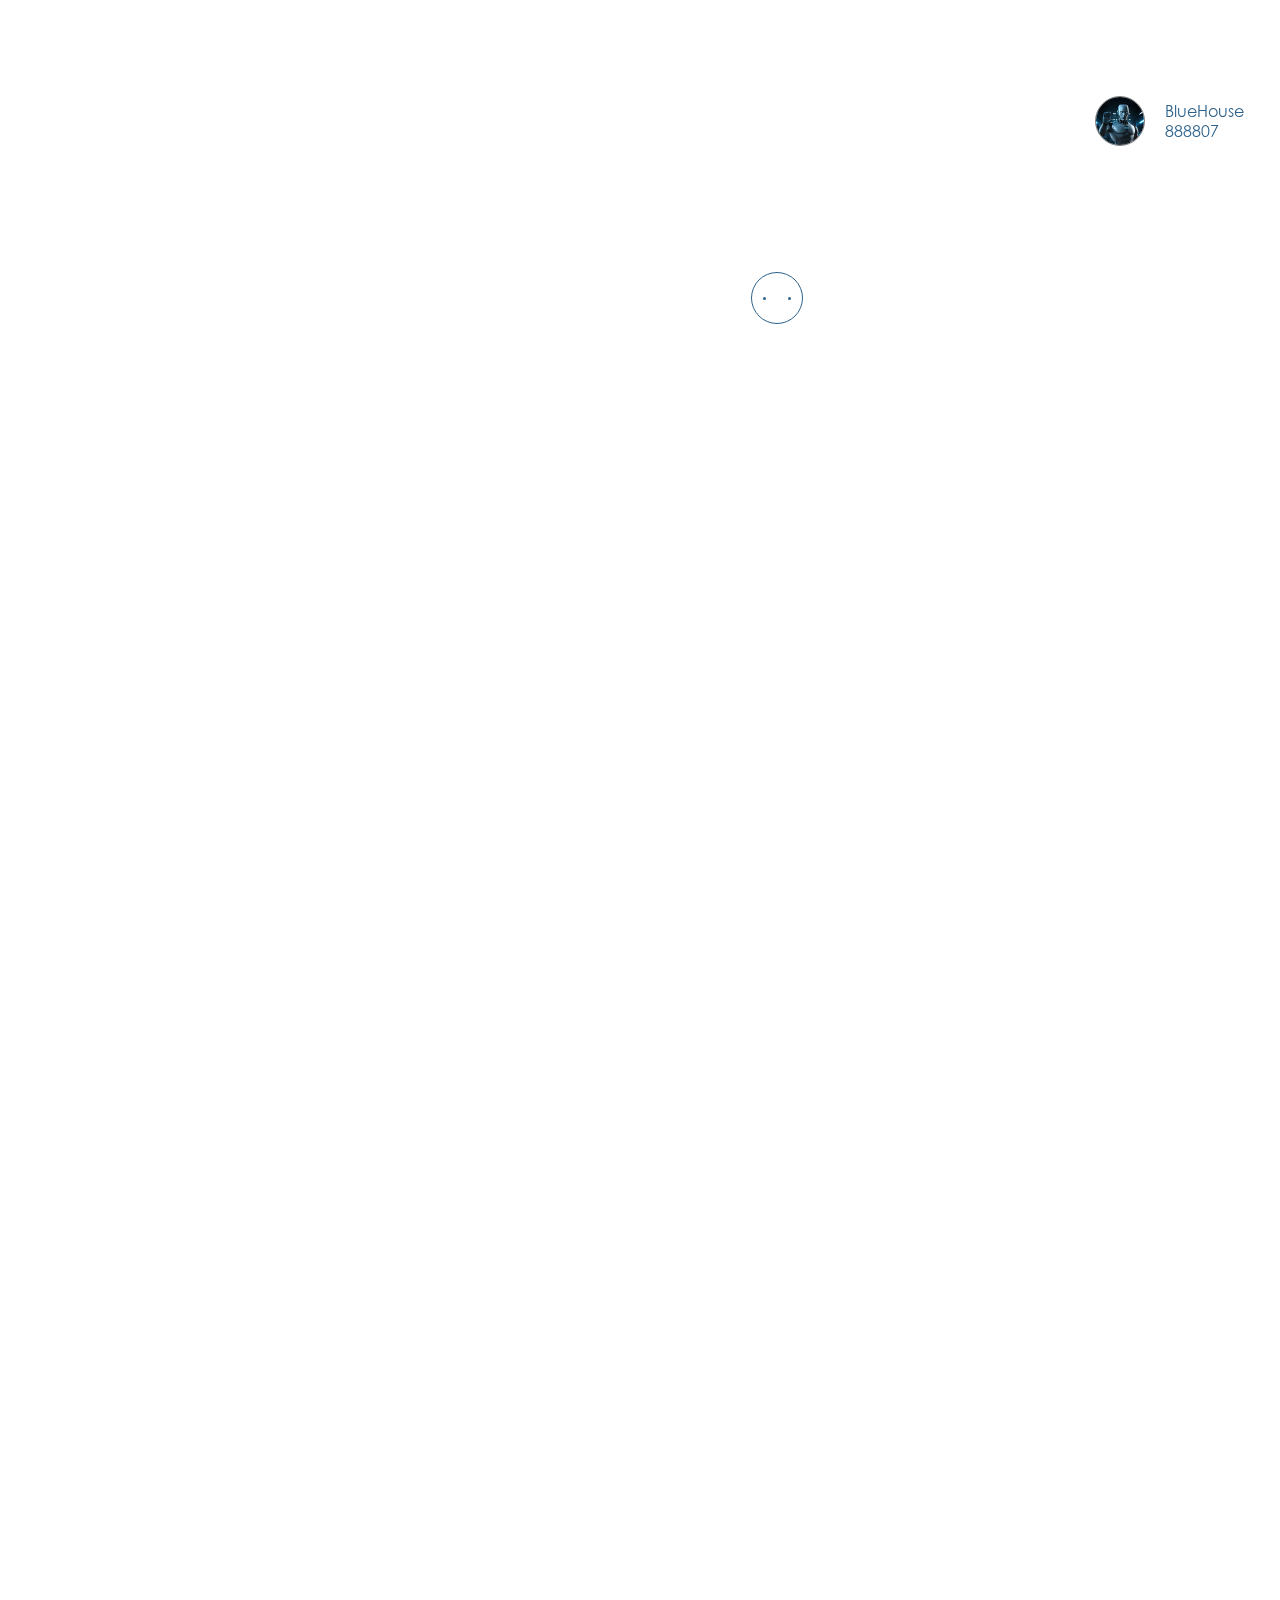
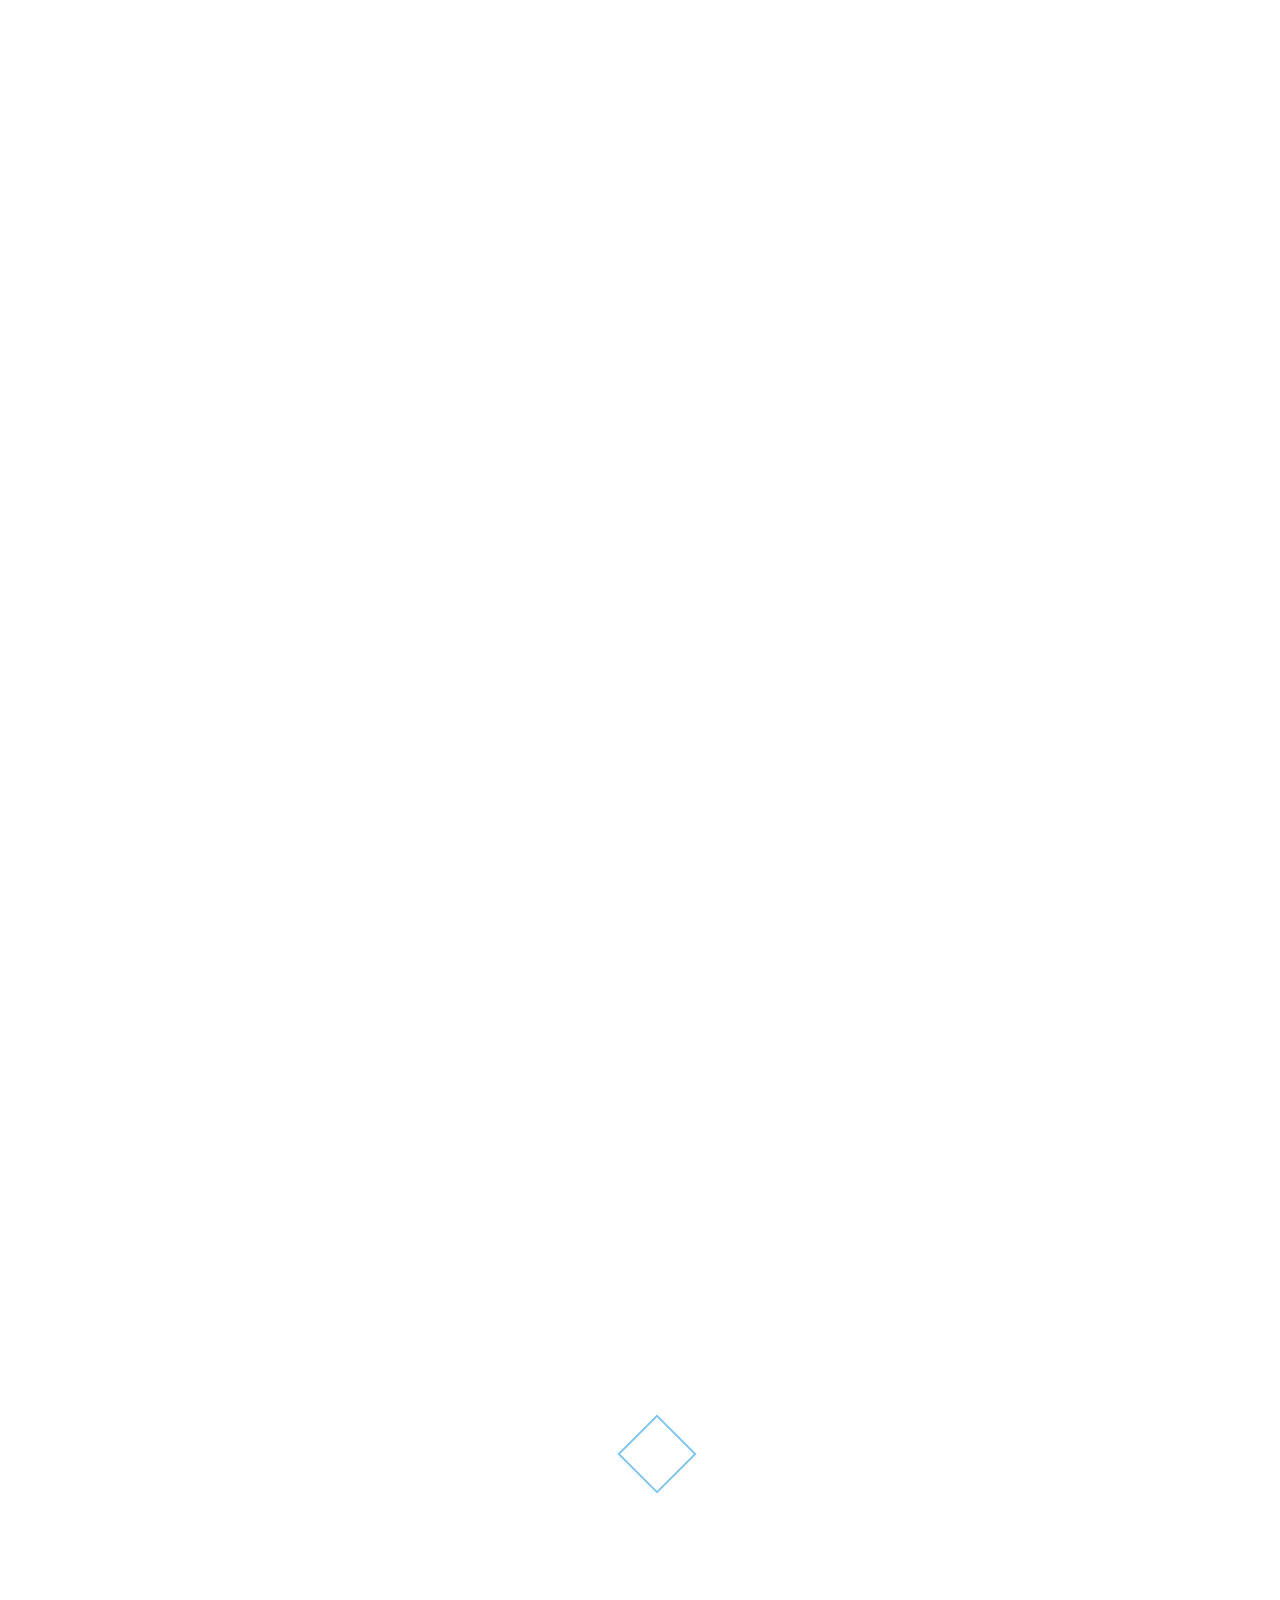
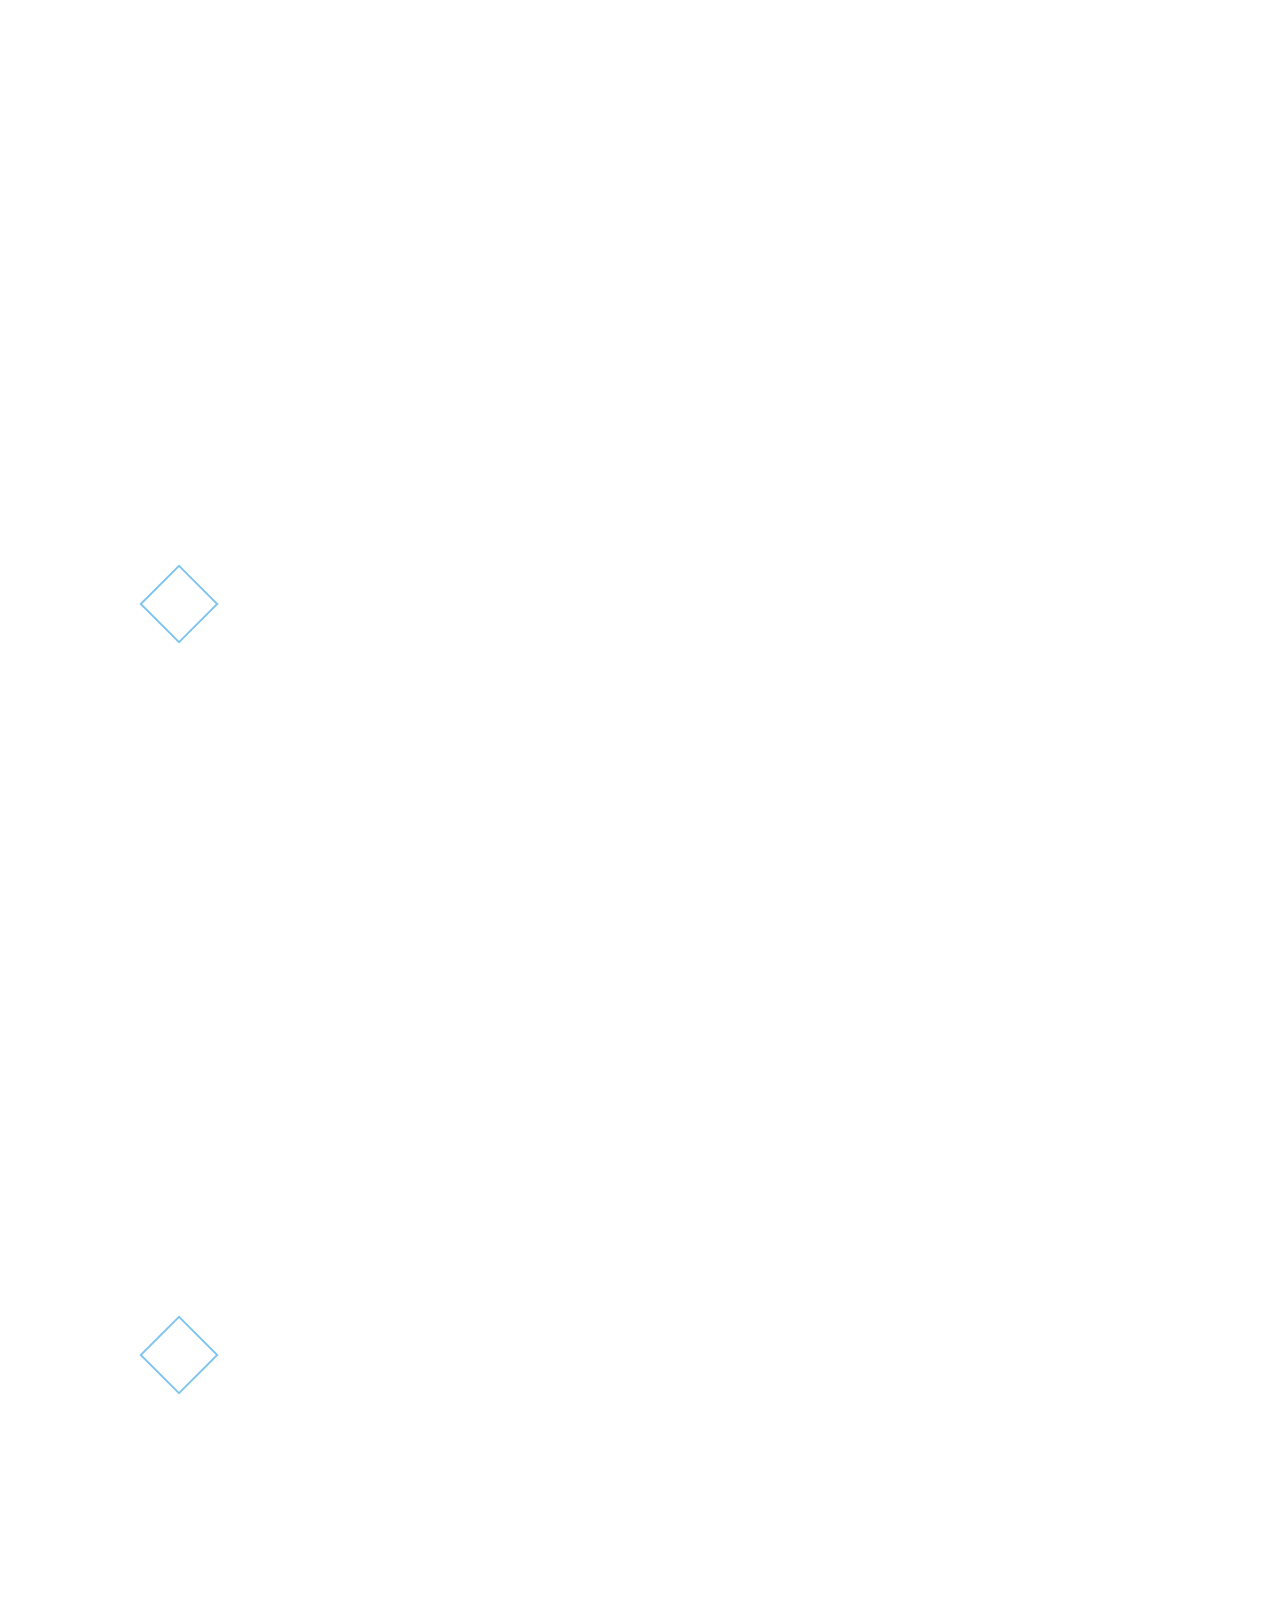
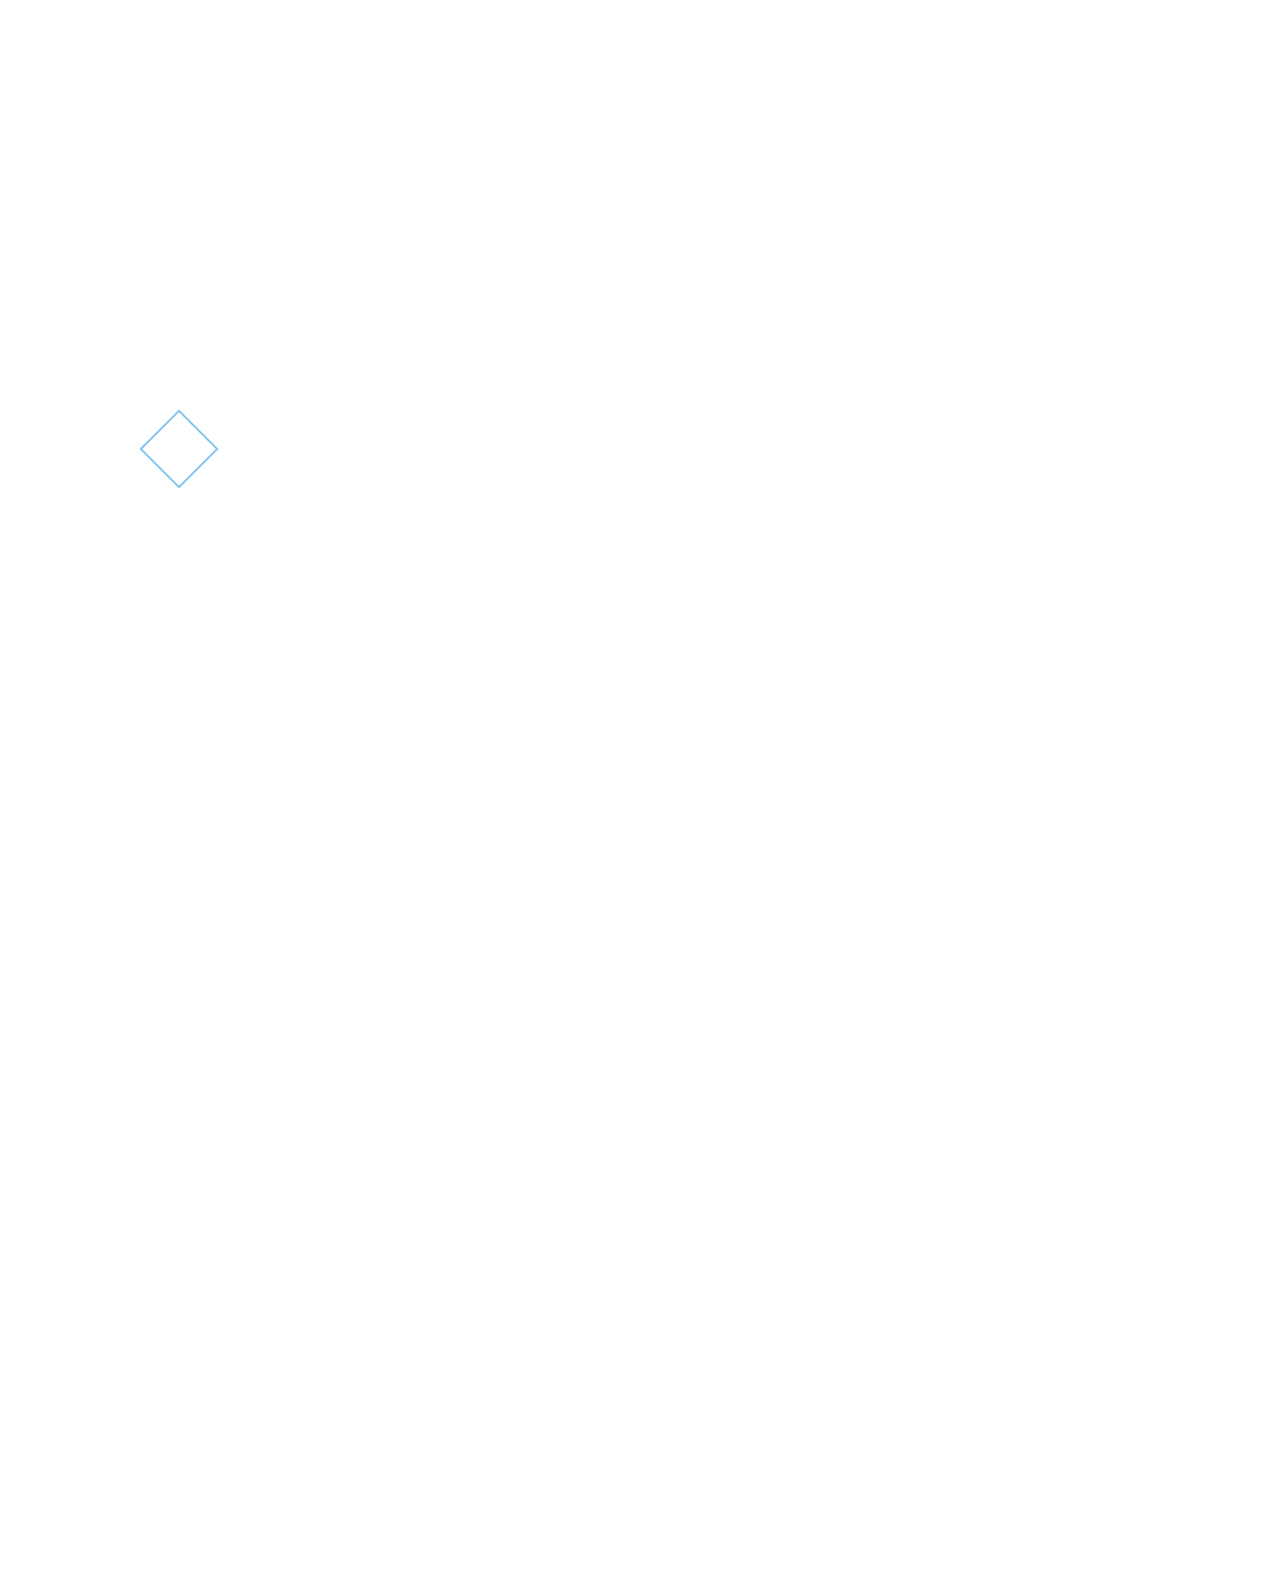
<file: maritime/index.html>
<html lang="en" data-astro-transition-scope="astro-smooz4hq-1" class="lenis"
    style="--vw: 14.27px; --dvh: 10.8px; --svh: 10.8px;">

<head>
    <link rel="stylesheet" href="/_astro/_slug_.B97dlsMJ.css">
    <meta charset="UTF-8">
    <meta name="viewport" content="width=device-width,initial-scale=1">
    <link rel="sitemap" href="/sitemap-index.xml">
    <meta name="generator" content="Astro v5.2.6">
    <meta name="description" content="Description">
    <meta property="og:description" content="Description">
    <meta name="keywords" content="keyword 1, keyword 2">
    <meta property="og:title" content="Optimization & Deployment">
    <meta name="robots" content="index, follow">
    <link rel="icon" href="/_astro/favicon_R1w72.webp" type="image/x-icon">
    <link rel="shortcut icon" href="/_astro/favicon_R1w72.webp" type="image/x-icon">
    <link rel="apple-touch-icon" sizes="180x180" href="/_astro/favicon_Z1kMBbQ.webp">
    <meta name="theme-color" content="#2d628c">
    <title>Mabsisa</title>
    <meta name="astro-view-transitions-enabled" content="true">
    <meta name="astro-view-transitions-fallback" content="swap">
    <script type="module" src="/_astro/ClientRouter.astro_astro_type_script_index_0_lang.WONxKOw9.js"
        data-astro-exec=""></script>
    <style>
        [data-astro-transition-scope="astro-smooz4hq-1"] {
            view-transition-name: none;
        }

        @layer astro {
            ::view-transition-old(none) {
                animation: none;
                opacity: 0;
                mix-blend-mode: normal;
            }

            ::view-transition-new(none) {
                animation: none;
                mix-blend-mode: normal;
            }

            ::view-transition-group(none) {
                animation: none
            }
        }

        [data-astro-transition-fallback="old"] [data-astro-transition-scope="astro-smooz4hq-1"],
        [data-astro-transition-fallback="old"][data-astro-transition-scope="astro-smooz4hq-1"] {
            animation: none;
            mix-blend-mode: normal;
        }

        [data-astro-transition-fallback="new"] [data-astro-transition-scope="astro-smooz4hq-1"],
        [data-astro-transition-fallback="new"][data-astro-transition-scope="astro-smooz4hq-1"] {
            animation: none;
            mix-blend-mode: normal;
        }
    </style>
</head>

<body class="loaded">
    <div data-astro-transition-persist="cursor" class="cursor visible" data-component="Cursor"
        data-astro-cid-x6vourwi="" data-config="draggable" data-theme="light"
        style="transform: translate3d(777px, 298px, 0px) rotate(0deg) scale(1);">
        <div class="inner" data-astro-cid-x6vourwi="">
            <div class="circle" data-astro-cid-x6vourwi=""></div>
            <div class="middle-dot" data-astro-cid-x6vourwi=""></div>
            <div class="dots dots-left" data-astro-cid-x6vourwi=""></div>
            <div class="dots dots-right" data-astro-cid-x6vourwi=""></div>
        </div>
    </div>
    <header data-astro-transition-persist="header" id="header" data-theme="light" data-component="Header"
        data-astro-cid-4wsjtibl="" class="">
        <div class="grid container-menu" data-astro-cid-4wsjtibl="">
            <nav class="tb:col-start-1 tb:col-end-25 dk:col-start-2 dk:col-end-24 ml:col-start-3 ml:col-end-23 lg:col-start-3 lg:col-end-23"
                data-astro-cid-4wsjtibl="">
                <div class="menu-links-w" data-astro-cid-4wsjtibl="">
                    <ul data-astro-cid-4wsjtibl="">
                        <li data-astro-cid-4wsjtibl=""> <a href="/" data-astro-cid-4wsjtibl="true" class="nav-link">
                                <span data-astro-cid-4wsjtibl="">Core Technologies</span> </a> </li>
                        <li data-astro-cid-4wsjtibl=""> <a href="/trading/" data-astro-cid-4wsjtibl="true"
                                class="nav-link"> <span data-astro-cid-4wsjtibl="">Animation & Interaction</span> </a> </li>
                        <li data-astro-cid-4wsjtibl=""> <a href="/capital/" data-astro-cid-4wsjtibl="true"
                                class="nav-link"> <span data-astro-cid-4wsjtibl="">High-Quality Visuals</span> </a> </li>
                        <li data-astro-cid-4wsjtibl=""> <a href="/maritime/" data-astro-cid-4wsjtibl="true"
                                class="nav-link active"> <span data-astro-cid-4wsjtibl="">Optimization & Deployment</span> </a>
                        </li>
                        <li data-astro-cid-4wsjtibl=""> <a href="/fort-energy/" data-astro-cid-4wsjtibl="true"
                                class="nav-link"> <span data-astro-cid-4wsjtibl="">Innovation & Integration</span> </a> </li>

                        <li data-astro-cid-4wsjtibl="">
                            <img id="userImage" src="../assets/kang.png" style="width: 50px; height: 50px; border-radius: 50%; border: 1px solid grey; margin-right: 20px;" class="preserve-original-color; isolation: isolate;">
                            <div style="font-size: 16px; font-weight: 500; color: #2d628c;">BlueHouse 888807</div>
                        </li>
        

                    </ul>
                    <div class="navbar" data-astro-cid-4wsjtibl=""
                        style="opacity: 1; translate: none; rotate: none; scale: none; transform: translate3d(487.63px, 0px, 0px) scale(0.1459, 1);">
                    </div>
                </div>
            </nav>
        </div>
    </header>

    <div id="canvas-wrapper" data-astro-transition-persist="webgl" aria-hidden="true"><canvas
            data-engine="three.js r169" width="1713" height="1296" style="width: 1427.5px; height: 1080px;"></canvas>
    </div>
    <script type="module" src="/_astro/WebGL.astro_astro_type_script_index_0_lang.kYtEKlKk.js"
        data-astro-exec=""></script>
    <div data-astro-transition-persist="sound" class="buttons-container" data-theme="light" data-component="Sound"
        data-astro-cid-epuvuop6="">
        <div class="buttons-wrapper grid" data-astro-cid-epuvuop6="">
            <div class="buttons-inner dk:col-start-2 dk:col-end-24 ml:col-start-3 ml:col-end-23 lg:col-start-3 lg:col-end-23"
                data-astro-cid-epuvuop6=""> <button id="scroll-top" class="scroll-top" data-astro-cid-epuvuop6=""> <svg
                        data-astro-cid-epuvuop6="true" xmlns="http://www.w3.org/2000/svg" width="10" height="12"
                        fill="none" viewBox="0 0 10 12" focusable="false" aria-hidden="true">
                        <path fill="#2D628C" fill-rule="evenodd"
                            d="M.87 3.982 4.464.386a.757.757 0 0 1 1.07 0L9.13 3.982a.757.757 0 1 1-1.07 1.07L5.757 2.748v8.331a.757.757 0 1 1-1.514 0V2.748L1.94 5.052a.757.757 0 1 1-1.07-1.07"
                            clip-rule="evenodd"
                            style="fill:#2d628c;fill:color(display-p3 .1765 .3843 .549);fill-opacity:1"></path>
                    </svg> </button> <button class="sound" data-astro-cid-epuvuop6=""> <canvas id="sound-canvas"
                        width="28" height="28" data-astro-cid-epuvuop6=""></canvas> </button> </div>
        </div>
    </div>
    <div class="hero-transition" data-astro-transition-persist="transition-hero" data-cursor="draggable"
        data-cursor-down="dragging" data-astro-cid-3rse3tms="" style="--slide-progress: 3; opacity: 0;">
        <div class="inner" data-astro-cid-3rse3tms="">
            <div class="title" data-astro-cid-3rse3tms="" style="opacity: 0.5;">
                <p data-astro-cid-3rse3tms="">Foundation</p>
                <div class="spinner" data-astro-cid-3rse3tms=""> <svg class="spinner-inner" viewBox="0 0 200 200"
                        fill="none" xmlns="http://www.w3.org/2000/svg" data-astro-cid-3rse3tms="">
                        <g stroke-width="8" data-astro-cid-3rse3tms="">
                            <path stroke="url(#spinner-secondHalf)" d="M 4 100 A 96 96 0 0 1 196 100"
                                data-astro-cid-3rse3tms=""></path>
                            <path stroke="url(#spinner-firstHalf)" d="M 196 100 A 96 96 0 0 1 4 100"
                                data-astro-cid-3rse3tms=""></path>
                        </g>
                    </svg> </div>
            </div>
            <div class="title" data-astro-cid-3rse3tms="" style="opacity: 0.5;">
                <p data-astro-cid-3rse3tms="">Interaction</p>
                <div class="spinner" data-astro-cid-3rse3tms=""> <svg class="spinner-inner" viewBox="0 0 200 200"
                        fill="none" xmlns="http://www.w3.org/2000/svg" data-astro-cid-3rse3tms="">
                        <g stroke-width="8" data-astro-cid-3rse3tms="">
                            <path stroke="url(#spinner-secondHalf)" d="M 4 100 A 96 96 0 0 1 196 100"
                                data-astro-cid-3rse3tms=""></path>
                            <path stroke="url(#spinner-firstHalf)" d="M 196 100 A 96 96 0 0 1 4 100"
                                data-astro-cid-3rse3tms=""></path>
                        </g>
                    </svg> </div>
            </div>
            <div class="title" data-astro-cid-3rse3tms="" style="opacity: 0.5;">
                <p data-astro-cid-3rse3tms="">High Quality</p>
                <div class="spinner" data-astro-cid-3rse3tms=""> <svg class="spinner-inner" viewBox="0 0 200 200"
                        fill="none" xmlns="http://www.w3.org/2000/svg" data-astro-cid-3rse3tms="">
                        <g stroke-width="8" data-astro-cid-3rse3tms="">
                            <path stroke="url(#spinner-secondHalf)" d="M 4 100 A 96 96 0 0 1 196 100"
                                data-astro-cid-3rse3tms=""></path>
                            <path stroke="url(#spinner-firstHalf)" d="M 196 100 A 96 96 0 0 1 4 100"
                                data-astro-cid-3rse3tms=""></path>
                        </g>
                    </svg> </div>
            </div>
            <div class="title" data-astro-cid-3rse3tms="" style="opacity: 1;">
                <p data-astro-cid-3rse3tms="">Deployment</p>
                <div class="spinner" data-astro-cid-3rse3tms=""> <svg class="spinner-inner" viewBox="0 0 200 200"
                        fill="none" xmlns="http://www.w3.org/2000/svg" data-astro-cid-3rse3tms="">
                        <g stroke-width="8" data-astro-cid-3rse3tms="">
                            <path stroke="url(#spinner-secondHalf)" d="M 4 100 A 96 96 0 0 1 196 100"
                                data-astro-cid-3rse3tms=""></path>
                            <path stroke="url(#spinner-firstHalf)" d="M 196 100 A 96 96 0 0 1 4 100"
                                data-astro-cid-3rse3tms=""></path>
                        </g>
                    </svg> </div>
            </div>
            <div class="title" data-astro-cid-3rse3tms="" style="opacity: 0.5;">
                <p data-astro-cid-3rse3tms="">Innovation</p>
                <div class="spinner" data-astro-cid-3rse3tms=""> <svg class="spinner-inner" viewBox="0 0 200 200"
                        fill="none" xmlns="http://www.w3.org/2000/svg" data-astro-cid-3rse3tms="">
                        <g stroke-width="8" data-astro-cid-3rse3tms="">
                            <path stroke="url(#spinner-secondHalf)" d="M 4 100 A 96 96 0 0 1 196 100"
                                data-astro-cid-3rse3tms=""></path>
                            <path stroke="url(#spinner-firstHalf)" d="M 196 100 A 96 96 0 0 1 4 100"
                                data-astro-cid-3rse3tms=""></path>
                        </g>
                    </svg> </div>
            </div>
        </div> <svg class="spinner-defs" xmlns="http://www.w3.org/2000/svg" color="#2d628c" data-astro-cid-3rse3tms="">
            <defs data-astro-cid-3rse3tms="">
                <linearGradient id="spinner-secondHalf" data-astro-cid-3rse3tms="">
                    <stop offset="0%" stop-opacity="0" stop-color="currentColor" data-astro-cid-3rse3tms=""></stop>
                    <stop offset="100%" stop-opacity="0.5" stop-color="currentColor" data-astro-cid-3rse3tms=""></stop>
                </linearGradient>
                <linearGradient id="spinner-firstHalf" data-astro-cid-3rse3tms="">
                    <stop offset="0%" stop-opacity="1" stop-color="currentColor" data-astro-cid-3rse3tms=""></stop>
                    <stop offset="100%" stop-opacity="0.5" stop-color="currentColor" data-astro-cid-3rse3tms=""></stop>
                </linearGradient>
            </defs>
        </svg>
    </div>
    <main class="astro-ifygeblv" data-scene="Maritime" data-astro-cid-ifygeblv="" style="opacity: 1;">
        <section class="hero" data-chapter="Hero" data-chapter-first="true" data-theme="light" data-animation="Hero"
            data-astro-cid-226k2nfd="" style="opacity: 1;">
            <div class="hero-inner" data-astro-cid-226k2nfd="">
                <div class="scroll-to-cta" data-astro-cid-226k2nfd="" style="opacity: 1;">
                    <div class="scroll-to-cta-inner" data-astro-cid-226k2nfd="" style="opacity: 1;">
                        <div class="scroll-to-cta-content-mb" data-astro-cid-226k2nfd=""> <svg
                                class="scroll-to-cta-icon" data-astro-cid-226k2nfd="true"
                                xmlns="http://www.w3.org/2000/svg" width="10" height="15" fill="none"
                                viewBox="0 0 10 15" focusable="false" aria-hidden="true">
                                <path fill="currentColor"
                                    d="M5.65 1a.65.65 0 1 0-1.3 0zM4.54 14.46a.65.65 0 0 0 .92 0l4.136-4.137a.65.65 0 1 0-.919-.92L5 13.082 1.323 9.404a.65.65 0 0 0-.92.919zM4.35 1v13h1.3V1z">
                                </path>
                            </svg> <span class="fs-cta-s" data-astro-cid-226k2nfd="">Swipe down</span> </div>
                        <div class="scroll-to-cta-content-dk" data-astro-cid-226k2nfd=""> <span class="fs-cta-s"
                                data-astro-cid-226k2nfd="">Scroll down to discover</span> </div>
                    </div>
                </div>
            </div>
        </section>
        <style>
            .logo-dk>path,
            .logo-dk>g,
            .scroll-to-cta {
                opacity: 0;
            }
        </style>
        <div data-chapter="MaritimeChapter" data-astro-cid-ifygeblv="" style="--overflow: 328px;">
            <div class="grid" id="grid" data-astro-cid-ifygeblv="">
                <h2 class="fs-h2 low-width uppercase white tb:col-end-4 dk:col-start-6 dk:col-end-20 lg:col-start-7 lg:col-end-18"
                    data-animation="Title" data-animation-color="#ffffff" data-astro-cid-ifygeblv="" style="max-width: 1200px;">
                    I apply advanced optimization and deployment techniques in my WebGL projects to ensure high-performance rendering, minimal resource usage, and smooth interaction across various browsers and devices.
                </h2>
                <div class="read-more expandable description tb:col-start-2 dk:col-start-10 dk:col-end-19 lg:col-start-13"
                    data-animation="ReadMore" data-line-count="5" data-astro-cid-mer3b7za="" style="--line-count: 5;">
                    <div class="content-wrapper" data-astro-cid-mer3b7za="" style="--line-count: 5;">
                        <div data-astro-cid-mer3b7za="" style="--line-count: 5;">
                            <div class="content" data-astro-cid-mer3b7za="" style="">
                                <div class="inner clamp fs-body white" data-astro-cid-mer3b7za=""
                                    style="--line-count: 5;">
                                    <p class="fs-s1" data-astro-cid-ifygeblv="">In my WebGL projects, I apply a comprehensive set of optimization and deployment strategies to achieve high-performance rendering with minimal resource overhead. This includes optimizing geometry and texture assets, compressing shader code, reducing draw calls, and leveraging GPU acceleration effectively. I also design modular loading structures that support asynchronous asset loading and implement level-of-detail systems to ensure smooth performance across devices with varying hardware capabilities.</p>
                                </div>
                            </div>
                            <div style="margin-top: 150px;"></div>
                            <div class="content" data-astro-cid-mer3b7za="" style="">
                                <div class="inner clamp fs-body white" data-astro-cid-mer3b7za=""
                                    style="--line-count: 5;">
                                    <p class="fs-s1" data-astro-cid-ifygeblv="">On the deployment side, I configure build processes using tools like Webpack and Rollup, apply minification and tree-shaking, and ensure compatibility across all major browsers by integrating WebGL version checks and graceful fallbacks. These techniques collectively enable me to deliver highly interactive, visually rich, and responsive WebGL applications that perform efficiently on desktop, tablet, and mobile platforms.</p>
                                </div>
                            </div>

                            
                        </div>
                    </div>
                </div>
                <div class="texts-container dk:col-start-5 dk:col-end-22 lg:col-start-7" data-astro-cid-ifygeblv="">
                    <div class="text-block" data-astro-cid-tbw6esjt="">
                        <div class="text-number white" data-animation="FadeIn" data-astro-cid-tbw6esjt=""> <span
                                class="fs-label" data-astro-cid-tbw6esjt="">1</span> </div>
                        <h3 class="title fs-h3 white" data-animation="Title" data-animation-color="#ffffff"
                            data-astro-cid-tbw6esjt="" style="">
                            Asset Optimization and Compression
                        </h3>
                        <div class="content fs-body white" data-astro-cid-tbw6esjt="">
                            <div class="read-more expandable" data-animation="ReadMore" data-line-count="4"
                                data-astro-cid-mer3b7za="" style="--line-count: 4;">
                                <div class="content-wrapper" data-astro-cid-mer3b7za="" style="--line-count: 4;">
                                    <div data-astro-cid-mer3b7za="" style="--line-count: 4;">
                                        <div class="content" data-astro-cid-mer3b7za="" style="">
                                            <div class="inner clamp fs-body white" data-astro-cid-mer3b7za=""
                                                style="--line-count: 4;">
                                                <p>I reduce model complexity, compress textures, and streamline shaders to minimize memory consumption and loading time while maintaining excellent graphical fidelity.</p>
                                            </div>
                                        </div>
                                    </div>
                                </div>
                            </div>
                        </div>
                    </div>
                    <div class="text-block" data-astro-cid-tbw6esjt="">
                        <div class="text-number white" data-animation="FadeIn" data-astro-cid-tbw6esjt=""> <span
                                class="fs-label" data-astro-cid-tbw6esjt="">2</span> </div>
                        <h3 class="title fs-h3 white" data-animation="Title" data-animation-color="#ffffff"
                            data-astro-cid-tbw6esjt="" style="">
                            Adaptive Performance Tuning
                        </h3>
                        <div class="content fs-body white" data-astro-cid-tbw6esjt="">
                            <div class="read-more expandable" data-animation="ReadMore" data-line-count="4"
                                data-astro-cid-mer3b7za="" style="--line-count: 4;">
                                <div class="content-wrapper" data-astro-cid-mer3b7za="" style="--line-count: 4;">
                                    <div data-astro-cid-mer3b7za="" style="--line-count: 4;">
                                        <div class="content" data-astro-cid-mer3b7za="" style="">
                                            <div class="inner clamp fs-body white" data-astro-cid-mer3b7za=""
                                                style="--line-count: 4;">
                                                <p>By implementing real-time frame rate management and device-specific rendering strategies, I ensure smooth experiences even on low-spec hardware without sacrificing quality.</p>
                                            </div>
                                        </div>
                                    </div>
                                </div>
                            </div>
                        </div>
                    </div>

                    <div style="margin-top: 10px;"></div>

                    <div class="text-block" data-astro-cid-tbw6esjt="">
                        <div class="text-number white" data-animation="FadeIn" data-astro-cid-tbw6esjt=""> <span
                                class="fs-label" data-astro-cid-tbw6esjt="">3</span> </div>
                        <h3 class="title fs-h3 white" data-animation="Title" data-animation-color="#ffffff"
                            data-astro-cid-tbw6esjt="" style="">
                            Efficient Loading Architecture
                        </h3>
                        <div class="content fs-body white" data-astro-cid-tbw6esjt="">
                            <div class="read-more expandable" data-animation="ReadMore" data-line-count="4"
                                data-astro-cid-mer3b7za="" style="--line-count: 4;">
                                <div class="content-wrapper" data-astro-cid-mer3b7za="" style="--line-count: 4;">
                                    <div data-astro-cid-mer3b7za="" style="--line-count: 4;">
                                        <div class="content" data-astro-cid-mer3b7za="" style="">
                                            <div class="inner clamp fs-body white" data-astro-cid-mer3b7za=""
                                                style="--line-count: 4;">
                                                <p>I use progressive asset loading, module-based bundling, and lazy initialization to achieve faster load times and scalable interactions for complex scenes.</p>
                                            </div>
                                        </div>
                                    </div>
                                </div>
                            </div>
                        </div>
                    </div>

                    <div style="margin-top: 10px;"></div>

                    <div class="text-block" data-astro-cid-tbw6esjt="">
                        <div class="text-number white" data-animation="FadeIn" data-astro-cid-tbw6esjt=""> <span
                                class="fs-label" data-astro-cid-tbw6esjt="">4</span> </div>
                        <h3 class="title fs-h3 white" data-animation="Title" data-animation-color="#ffffff"
                            data-astro-cid-tbw6esjt="" style="">
                            Robust Cross-Platform Deployment
                        </h3>
                        <div class="content fs-body white" data-astro-cid-tbw6esjt="">
                            <div class="read-more expandable" data-animation="ReadMore" data-line-count="4"
                                data-astro-cid-mer3b7za="" style="--line-count: 4;">
                                <div class="content-wrapper" data-astro-cid-mer3b7za="" style="--line-count: 4;">
                                    <div data-astro-cid-mer3b7za="" style="--line-count: 4;">
                                        <div class="content" data-astro-cid-mer3b7za="" style="">
                                            <div class="inner clamp fs-body white" data-astro-cid-mer3b7za=""
                                                style="--line-count: 4;">
                                                <p>I build deployment pipelines that include version fallback, browser compatibility checks, and mobile responsiveness, ensuring seamless performance across all user environments.</p>
                                            </div>
                                        </div>
                                    </div>
                                </div>
                            </div>
                        </div>
                    </div>
                </div>
            </div>
        </div>
    </main>
    <script type="module"
        data-astro-exec="">let e = document.querySelector("#footer"), o = e.querySelectorAll(".office"); const n = (a = "light") => { e = document.querySelector("#footer"), e && (o = e.querySelectorAll(".office")), e && (e.dataset.theme = a), o && o.length > 0 && o.forEach(t => { t.dataset.theme = a }) }, r = () => { const t = document.querySelector("main")?.dataset.footer; n(t || "light") }, c = () => { r() }, i = () => { }; document.addEventListener("astro:page-load", c); document.addEventListener("astro:before-preparation", i);</script>
    <style>
        body {
            opacity: 0;
            transition: opacity 0.4s linear;
        }

        body.loaded {
            opacity: 1;
        }
    </style>
    <script type="module" src="/_astro/Layout.astro_astro_type_script_index_0_lang.gcBYtLSu.js"
        data-astro-exec=""></script>
    <div aria-live="assertive" aria-atomic="true" class="astro-route-announcer">Optimization & Deployment</div>
</body><chatgpt-sidebar data-gpts-theme="light"></chatgpt-sidebar>

</html>
</file>
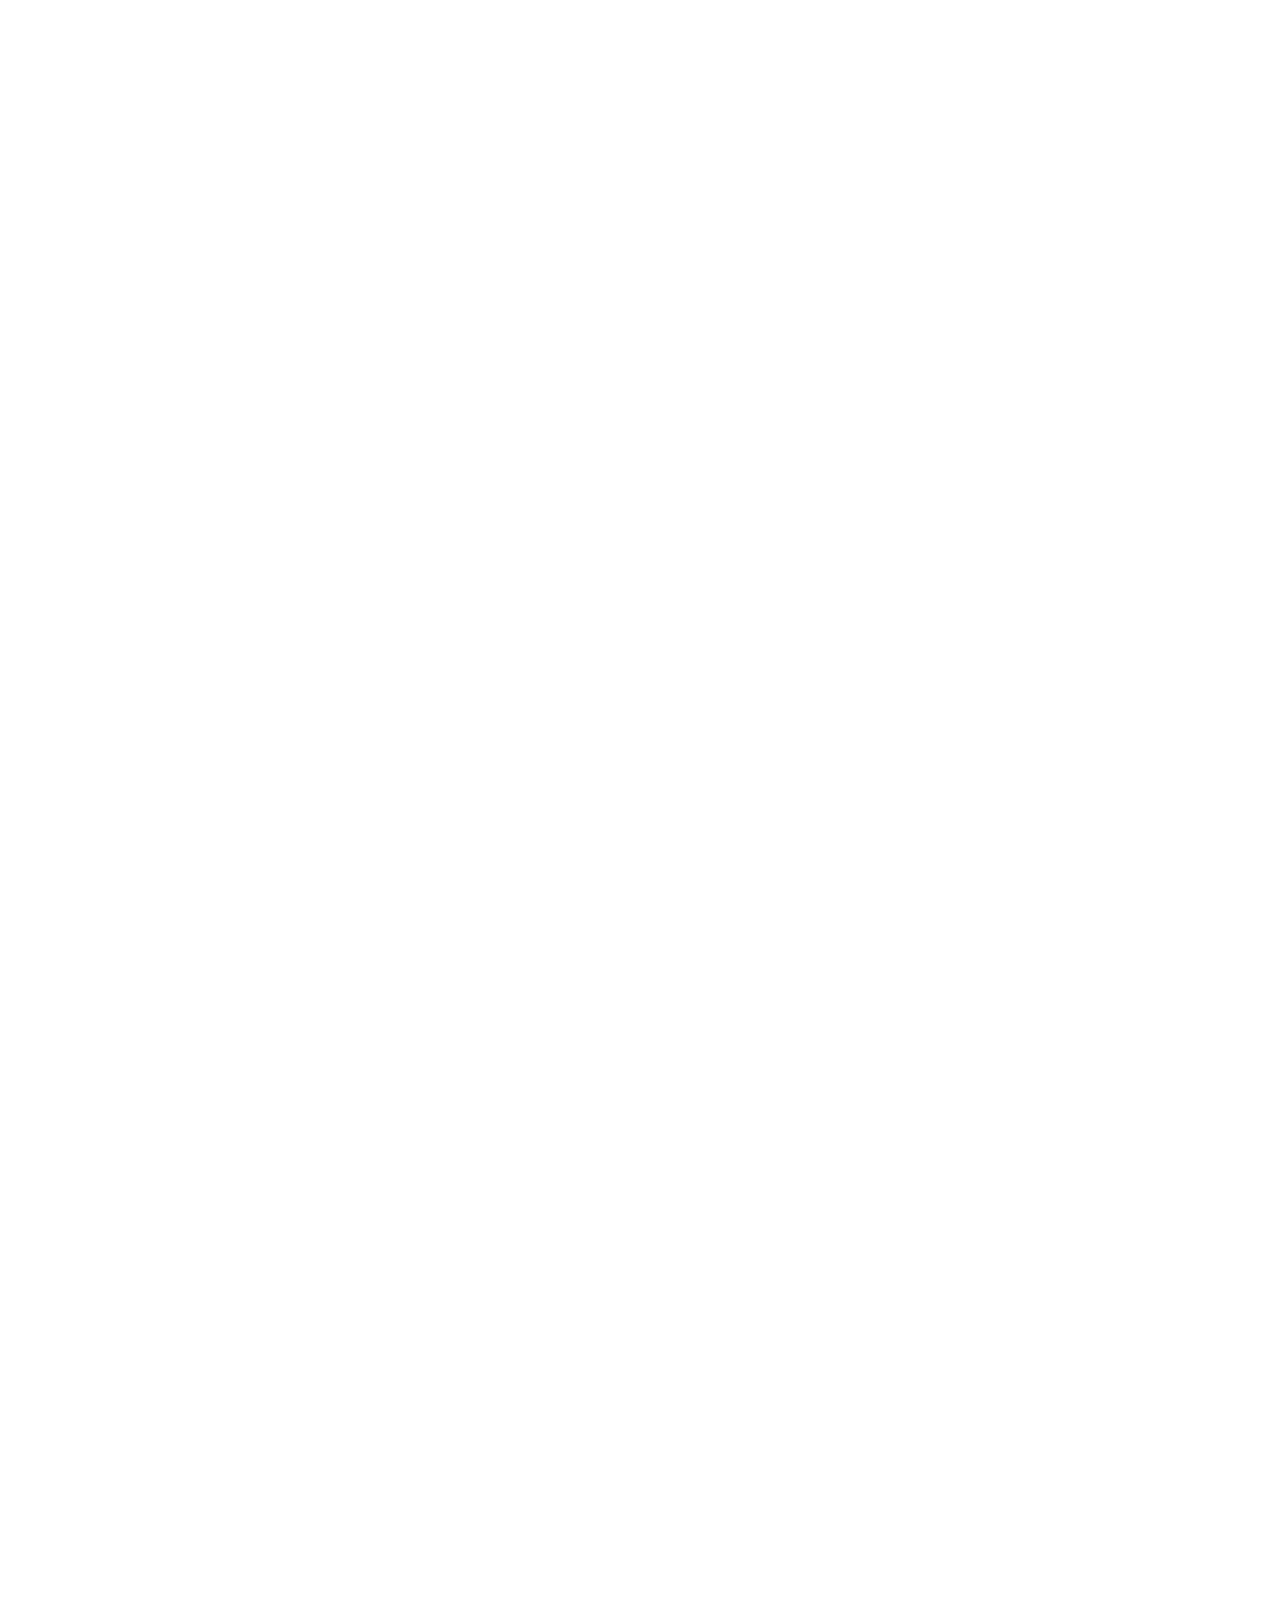
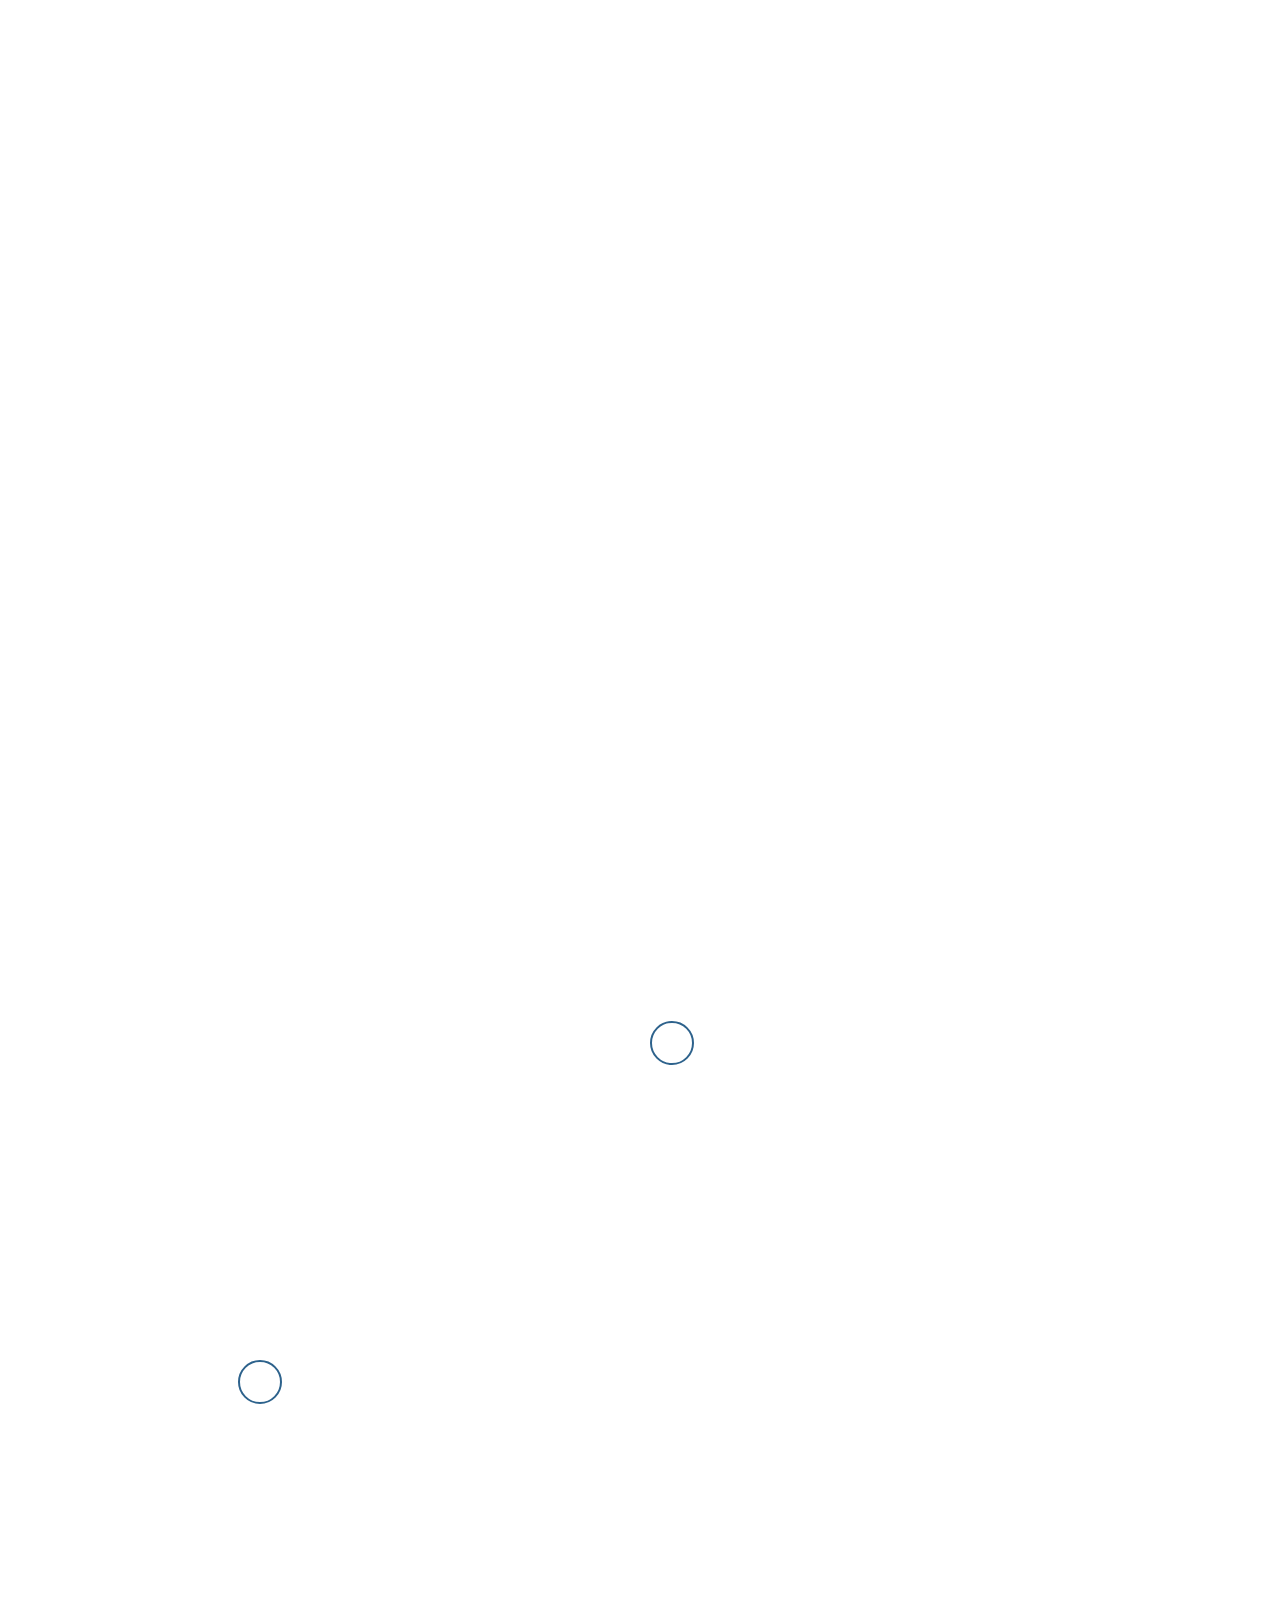
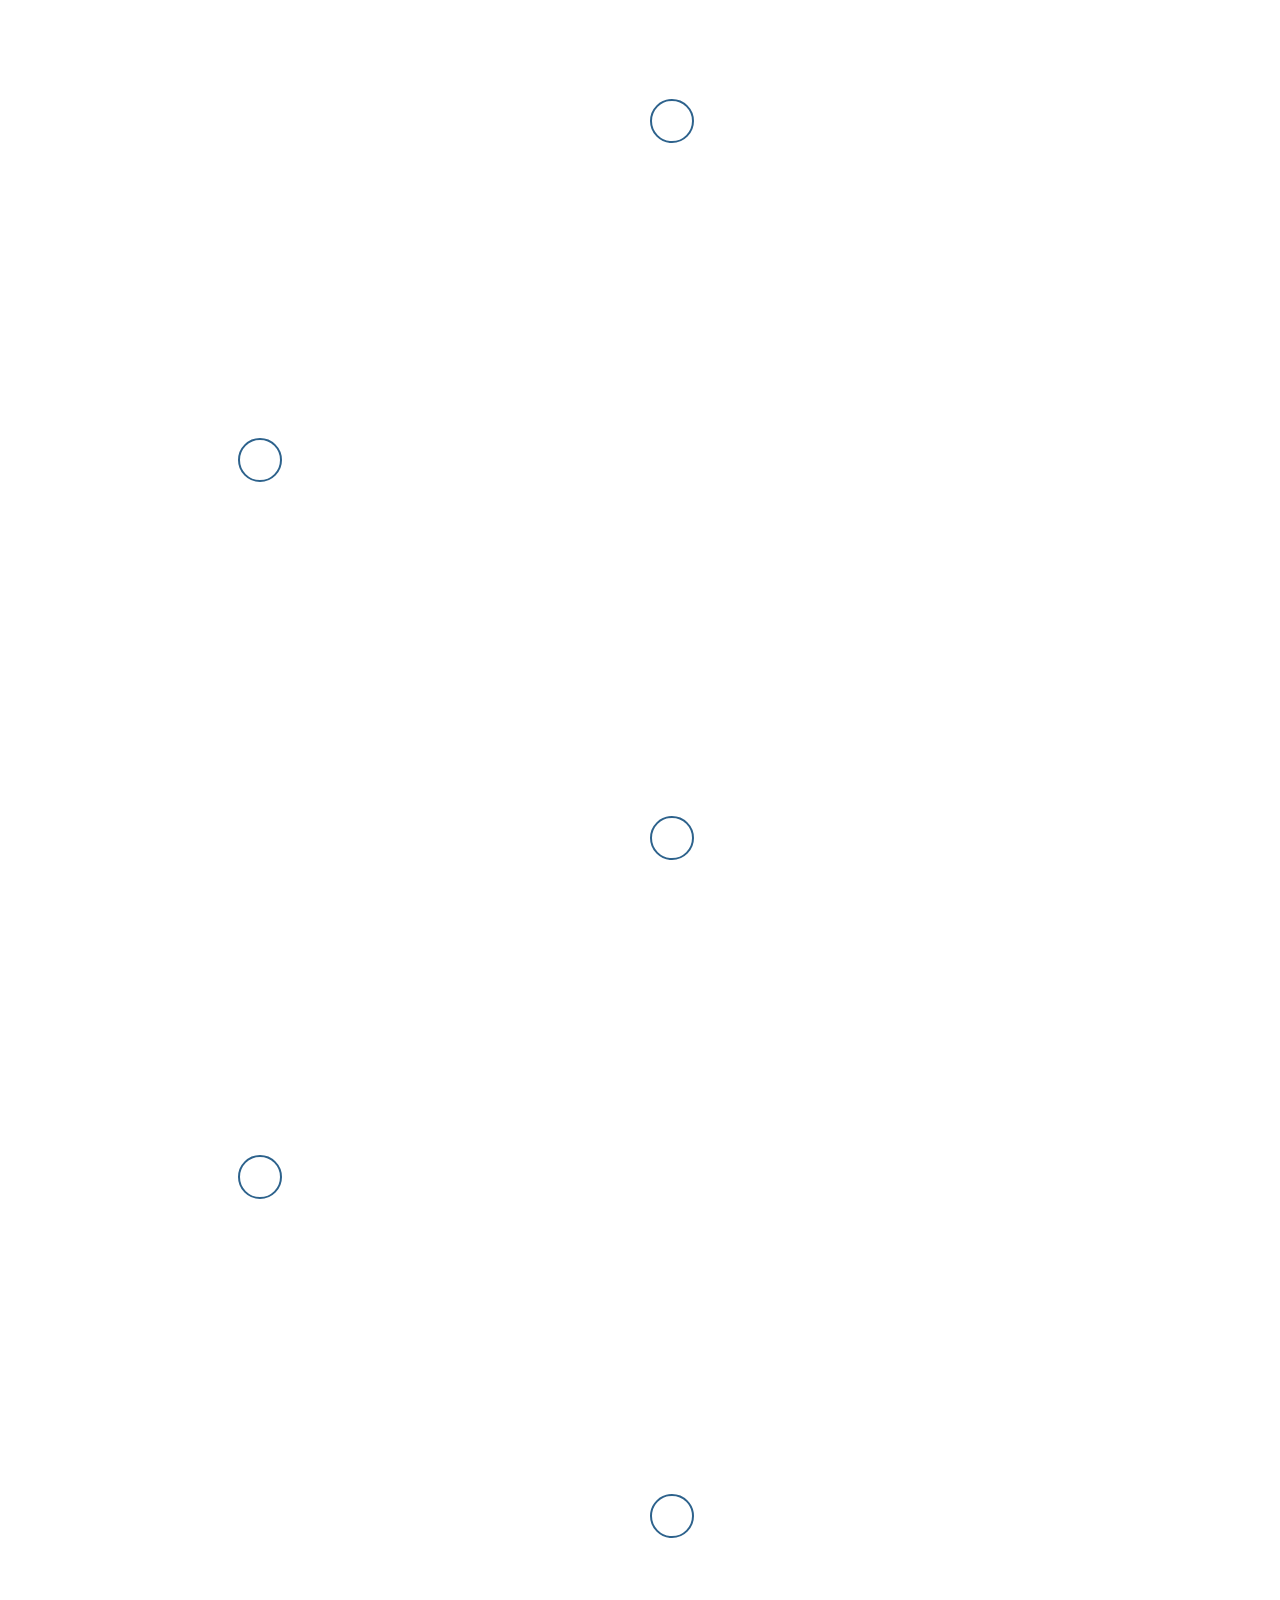
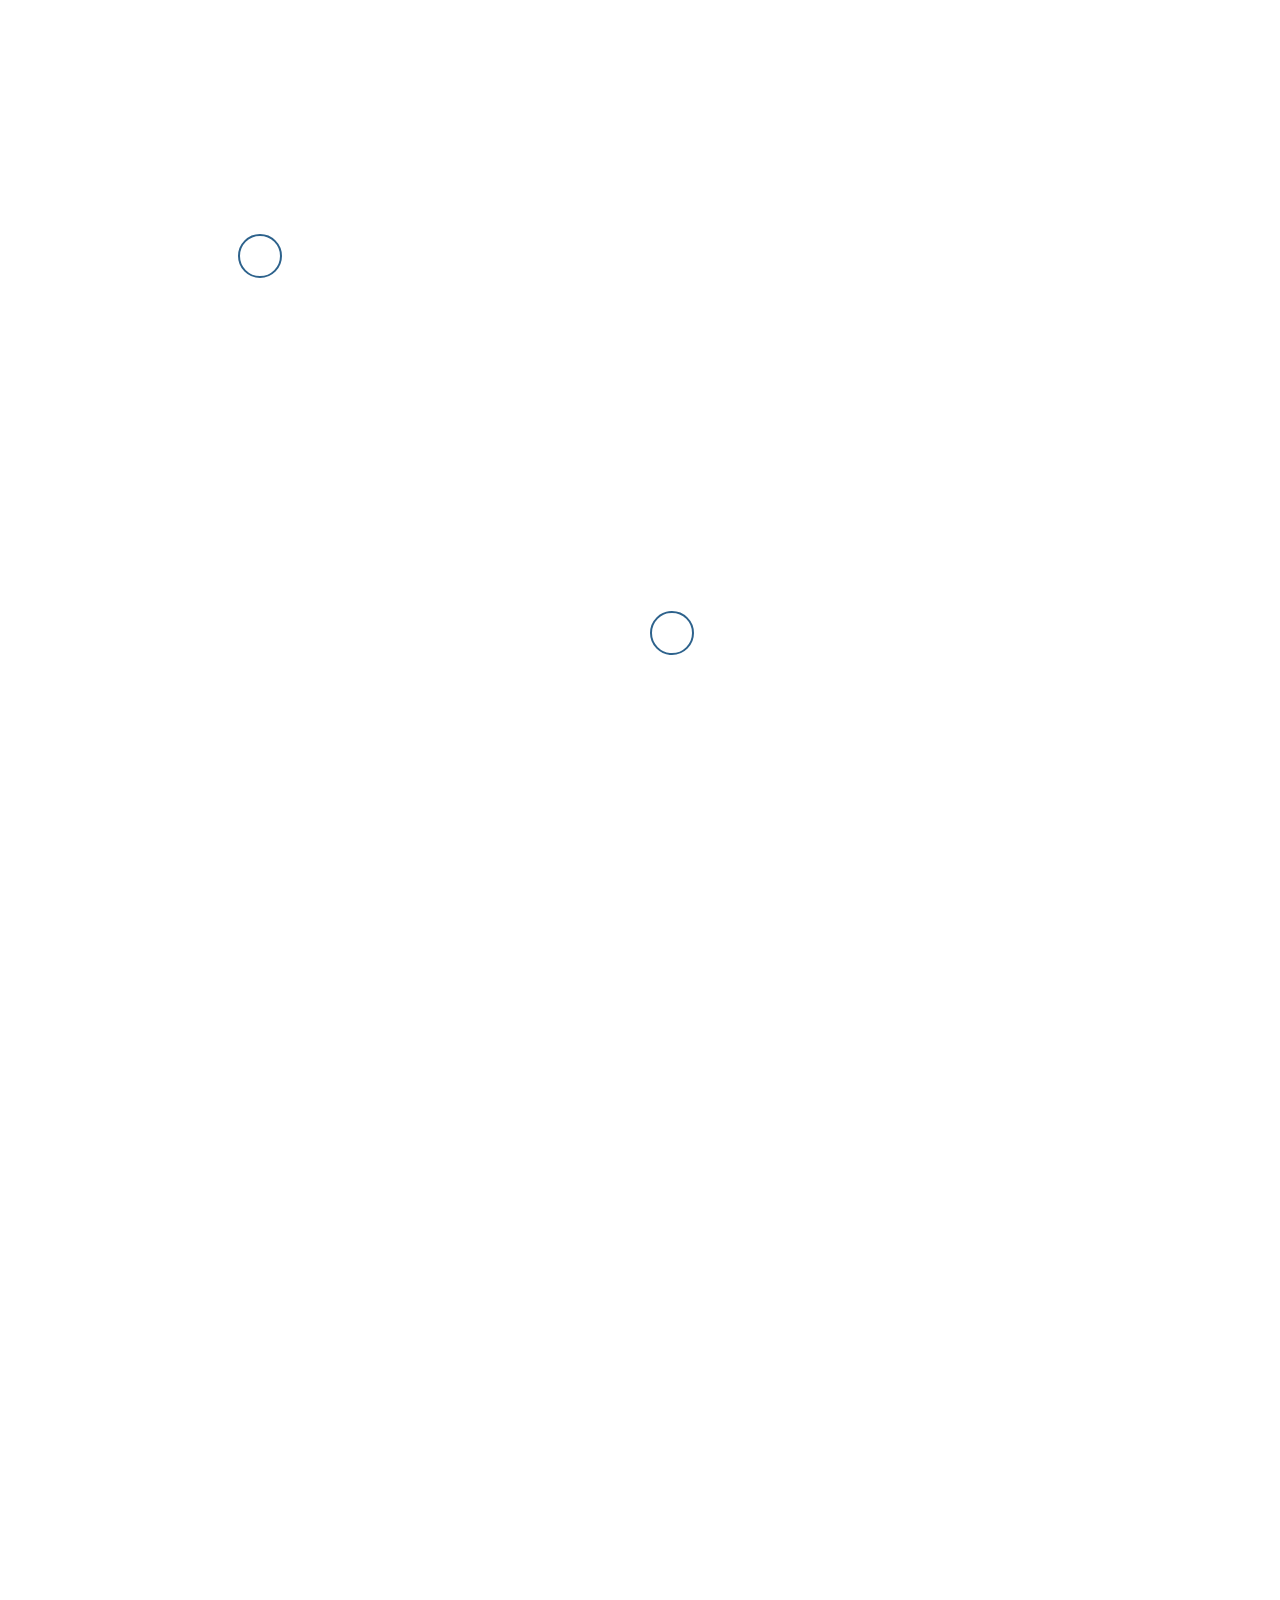
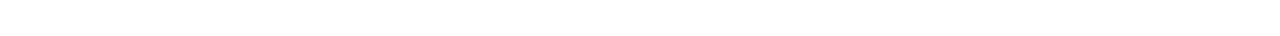
<file: trading/index.html>
<html lang="en" data-astro-transition-scope="astro-smooz4hq-1" class="lenis lenis-scrolling"
    style="--vw: 14.27px; --dvh: 10.8px; --svh: 10.8px;">

<head>
    <link rel="stylesheet" href="/_astro/_slug_.B97dlsMJ.css">
    <meta charset="UTF-8">
    <meta name="viewport" content="width=device-width,initial-scale=1">
    <link rel="sitemap" href="/sitemap-index.xml">
    <meta name="generator" content="Astro v5.2.6">
    <meta name="description" content="Description">
    <meta property="og:description" content="Description">
    <meta name="keywords" content="keyword 1, keyword 2">
    <meta property="og:title" content="Animation & Interaction">
    <meta name="robots" content="index, follow">
    <link rel="icon" href="/_astro/favicon_R1w72.webp" type="image/x-icon">
    <link rel="shortcut icon" href="/_astro/favicon_R1w72.webp" type="image/x-icon">
    <link rel="apple-touch-icon" sizes="180x180" href="/_astro/favicon_Z1kMBbQ.webp">
    <meta name="theme-color" content="#2d628c">
    <title>Mabsisa</title>
    <meta name="astro-view-transitions-enabled" content="true">
    <meta name="astro-view-transitions-fallback" content="swap">
    <script type="module" src="/_astro/ClientRouter.astro_astro_type_script_index_0_lang.WONxKOw9.js"
        data-astro-exec=""></script>
    <style>
        [data-astro-transition-scope="astro-smooz4hq-1"] {
            view-transition-name: none;
        }

        @layer astro {
            ::view-transition-old(none) {
                animation: none;
                opacity: 0;
                mix-blend-mode: normal;
            }

            ::view-transition-new(none) {
                animation: none;
                mix-blend-mode: normal;
            }

            ::view-transition-group(none) {
                animation: none
            }
        }

        [data-astro-transition-fallback="old"] [data-astro-transition-scope="astro-smooz4hq-1"],
        [data-astro-transition-fallback="old"][data-astro-transition-scope="astro-smooz4hq-1"] {
            animation: none;
            mix-blend-mode: normal;
        }

        [data-astro-transition-fallback="new"] [data-astro-transition-scope="astro-smooz4hq-1"],
        [data-astro-transition-fallback="new"][data-astro-transition-scope="astro-smooz4hq-1"] {
            animation: none;
            mix-blend-mode: normal;
        }
    </style>
</head>

<body class="loaded">
    <div data-astro-transition-persist="cursor" class="cursor" data-component="Cursor" data-astro-cid-x6vourwi=""
        data-config="default" data-theme="light"
        style="transform: translate3d(1429px, 465px, 0px) rotate(0deg) scale(1);">
        <div class="inner" data-astro-cid-x6vourwi="">
            <div class="circle" data-astro-cid-x6vourwi=""></div>
            <div class="middle-dot" data-astro-cid-x6vourwi=""></div>
            <div class="dots dots-left" data-astro-cid-x6vourwi=""></div>
            <div class="dots dots-right" data-astro-cid-x6vourwi=""></div>
        </div>
    </div>
    <header data-astro-transition-persist="header" id="header" data-theme="dark" data-component="Header"
        data-astro-cid-4wsjtibl="" class="fade top">
        <div class="grid container-menu" data-astro-cid-4wsjtibl="">
            <nav class="tb:col-start-1 tb:col-end-25 dk:col-start-2 dk:col-end-24 ml:col-start-3 ml:col-end-23 lg:col-start-3 lg:col-end-23"
                data-astro-cid-4wsjtibl="">
                <div class="menu-links-w" data-astro-cid-4wsjtibl="">
                    <ul data-astro-cid-4wsjtibl="">
                        <li data-astro-cid-4wsjtibl=""> <a href="/" data-astro-cid-4wsjtibl="true" class="nav-link">
                                <span data-astro-cid-4wsjtibl="">Core Technologies</span> </a> </li>
                        <li data-astro-cid-4wsjtibl=""> <a href="/trading/" data-astro-cid-4wsjtibl="true"
                                class="nav-link active"> <span data-astro-cid-4wsjtibl="">Animation & Interaction</span> </a>
                        </li>
                        <li data-astro-cid-4wsjtibl=""> <a href="/capital/" data-astro-cid-4wsjtibl="true"
                                class="nav-link"> <span data-astro-cid-4wsjtibl="">High-Quality Visuals</span> </a> </li>
                        <li data-astro-cid-4wsjtibl=""> <a href="/maritime/" data-astro-cid-4wsjtibl="true"
                                class="nav-link"> <span data-astro-cid-4wsjtibl="">Optimization & Deployment</span> </a> </li>
                        <li data-astro-cid-4wsjtibl=""> <a href="/fort-energy/" data-astro-cid-4wsjtibl="true"
                                class="nav-link"> <span data-astro-cid-4wsjtibl="">Innovation & Integration</span> </a> </li>

                        <li data-astro-cid-4wsjtibl="">
                            <img id="userImage" src="../assets/kang.png" style="width: 50px; height: 50px; border-radius: 50%; border: 1px solid grey; margin-right: 20px;" class="preserve-original-color; isolation: isolate;">
                            <div style="font-size: 16px; font-weight: 500; color: #2d628c;">BlueHouse 888807</div>
                        </li>
        

                    </ul>
                    <div class="navbar" data-astro-cid-4wsjtibl=""
                        style="opacity: 1; translate: none; rotate: none; scale: none; transform: translate3d(189.245px, 0px, 0px) scale(0.1421, 1);">
                    </div>
                </div>
            </nav>
        </div>
    </header>

    <div id="canvas-wrapper" data-astro-transition-persist="webgl" aria-hidden="true"><canvas
            data-engine="three.js r169" width="1713" height="1296" style="width: 1427.5px; height: 1080px;"></canvas>
    </div>
    <script type="module" src="/_astro/WebGL.astro_astro_type_script_index_0_lang.kYtEKlKk.js"
        data-astro-exec=""></script>
    <div data-astro-transition-persist="sound" class="buttons-container" data-theme="light" data-component="Sound"
        data-astro-cid-epuvuop6="">
        <div class="buttons-wrapper grid" data-astro-cid-epuvuop6="">
            <div class="buttons-inner dk:col-start-2 dk:col-end-24 ml:col-start-3 ml:col-end-23 lg:col-start-3 lg:col-end-23"
                data-astro-cid-epuvuop6=""> <button id="scroll-top" class="scroll-top" data-astro-cid-epuvuop6=""> <svg
                        data-astro-cid-epuvuop6="true" xmlns="http://www.w3.org/2000/svg" width="10" height="12"
                        fill="none" viewBox="0 0 10 12" focusable="false" aria-hidden="true">
                        <path fill="#2D628C" fill-rule="evenodd"
                            d="M.87 3.982 4.464.386a.757.757 0 0 1 1.07 0L9.13 3.982a.757.757 0 1 1-1.07 1.07L5.757 2.748v8.331a.757.757 0 1 1-1.514 0V2.748L1.94 5.052a.757.757 0 1 1-1.07-1.07"
                            clip-rule="evenodd"
                            style="fill:#2d628c;fill:color(display-p3 .1765 .3843 .549);fill-opacity:1"></path>
                    </svg> </button> <button class="sound" data-astro-cid-epuvuop6=""> <canvas id="sound-canvas"
                        width="28" height="28" data-astro-cid-epuvuop6=""></canvas> </button> </div>
        </div>
    </div>
    <div class="hero-transition" data-astro-transition-persist="transition-hero" data-cursor="draggable"
        data-cursor-down="dragging" data-astro-cid-3rse3tms="" style="--slide-progress: 1; opacity: 0;">
        <div class="inner" data-astro-cid-3rse3tms="">
            <div class="title" data-astro-cid-3rse3tms="" style="opacity: 0.5;">
                <p data-astro-cid-3rse3tms="">Foundation</p>
                <div class="spinner" data-astro-cid-3rse3tms=""> <svg class="spinner-inner" viewBox="0 0 200 200"
                        fill="none" xmlns="http://www.w3.org/2000/svg" data-astro-cid-3rse3tms="">
                        <g stroke-width="8" data-astro-cid-3rse3tms="">
                            <path stroke="url(#spinner-secondHalf)" d="M 4 100 A 96 96 0 0 1 196 100"
                                data-astro-cid-3rse3tms=""></path>
                            <path stroke="url(#spinner-firstHalf)" d="M 196 100 A 96 96 0 0 1 4 100"
                                data-astro-cid-3rse3tms=""></path>
                        </g>
                    </svg> </div>
            </div>
            <div class="title" data-astro-cid-3rse3tms="" style="opacity: 1;">
                <p data-astro-cid-3rse3tms="">Interaction</p>
                <div class="spinner" data-astro-cid-3rse3tms=""> <svg class="spinner-inner" viewBox="0 0 200 200"
                        fill="none" xmlns="http://www.w3.org/2000/svg" data-astro-cid-3rse3tms="">
                        <g stroke-width="8" data-astro-cid-3rse3tms="">
                            <path stroke="url(#spinner-secondHalf)" d="M 4 100 A 96 96 0 0 1 196 100"
                                data-astro-cid-3rse3tms=""></path>
                            <path stroke="url(#spinner-firstHalf)" d="M 196 100 A 96 96 0 0 1 4 100"
                                data-astro-cid-3rse3tms=""></path>
                        </g>
                    </svg> </div>
            </div>
            <div class="title" data-astro-cid-3rse3tms="" style="opacity: 0.5;">
                <p data-astro-cid-3rse3tms="">High Quality</p>
                <div class="spinner" data-astro-cid-3rse3tms=""> <svg class="spinner-inner" viewBox="0 0 200 200"
                        fill="none" xmlns="http://www.w3.org/2000/svg" data-astro-cid-3rse3tms="">
                        <g stroke-width="8" data-astro-cid-3rse3tms="">
                            <path stroke="url(#spinner-secondHalf)" d="M 4 100 A 96 96 0 0 1 196 100"
                                data-astro-cid-3rse3tms=""></path>
                            <path stroke="url(#spinner-firstHalf)" d="M 196 100 A 96 96 0 0 1 4 100"
                                data-astro-cid-3rse3tms=""></path>
                        </g>
                    </svg> </div>
            </div>
            <div class="title" data-astro-cid-3rse3tms="" style="opacity: 0.5;">
                <p data-astro-cid-3rse3tms="">Deployment</p>
                <div class="spinner" data-astro-cid-3rse3tms=""> <svg class="spinner-inner" viewBox="0 0 200 200"
                        fill="none" xmlns="http://www.w3.org/2000/svg" data-astro-cid-3rse3tms="">
                        <g stroke-width="8" data-astro-cid-3rse3tms="">
                            <path stroke="url(#spinner-secondHalf)" d="M 4 100 A 96 96 0 0 1 196 100"
                                data-astro-cid-3rse3tms=""></path>
                            <path stroke="url(#spinner-firstHalf)" d="M 196 100 A 96 96 0 0 1 4 100"
                                data-astro-cid-3rse3tms=""></path>
                        </g>
                    </svg> </div>
            </div>
            <div class="title" data-astro-cid-3rse3tms="" style="opacity: 0.5;">
                <p data-astro-cid-3rse3tms="">Innovation</p>
                <div class="spinner" data-astro-cid-3rse3tms=""> <svg class="spinner-inner" viewBox="0 0 200 200"
                        fill="none" xmlns="http://www.w3.org/2000/svg" data-astro-cid-3rse3tms="">
                        <g stroke-width="8" data-astro-cid-3rse3tms="">
                            <path stroke="url(#spinner-secondHalf)" d="M 4 100 A 96 96 0 0 1 196 100"
                                data-astro-cid-3rse3tms=""></path>
                            <path stroke="url(#spinner-firstHalf)" d="M 196 100 A 96 96 0 0 1 4 100"
                                data-astro-cid-3rse3tms=""></path>
                        </g>
                    </svg> </div>
            </div>
        </div> <svg class="spinner-defs" xmlns="http://www.w3.org/2000/svg" color="#2d628c" data-astro-cid-3rse3tms="">
            <defs data-astro-cid-3rse3tms="">
                <linearGradient id="spinner-secondHalf" data-astro-cid-3rse3tms="">
                    <stop offset="0%" stop-opacity="0" stop-color="currentColor" data-astro-cid-3rse3tms=""></stop>
                    <stop offset="100%" stop-opacity="0.5" stop-color="currentColor" data-astro-cid-3rse3tms=""></stop>
                </linearGradient>
                <linearGradient id="spinner-firstHalf" data-astro-cid-3rse3tms="">
                    <stop offset="0%" stop-opacity="1" stop-color="currentColor" data-astro-cid-3rse3tms=""></stop>
                    <stop offset="100%" stop-opacity="0.5" stop-color="currentColor" data-astro-cid-3rse3tms=""></stop>
                </linearGradient>
            </defs>
        </svg>
    </div>
    <main class="astro-q53qi7p3" data-scene="Trading" data-astro-cid-q53qi7p3="" style="opacity: 1;">
        <section class="hero" data-chapter="Hero" data-chapter-first="true" data-theme="light" data-animation="Hero"
            data-astro-cid-226k2nfd="" style="opacity: 1;">
            <div class="hero-inner" data-astro-cid-226k2nfd="">
                <div class="scroll-to-cta" data-astro-cid-226k2nfd="" style="opacity: 1;">
                    <div class="scroll-to-cta-inner" data-astro-cid-226k2nfd="" style="opacity: 1;">
                        <div class="scroll-to-cta-content-mb" data-astro-cid-226k2nfd=""> <svg
                                class="scroll-to-cta-icon" data-astro-cid-226k2nfd="true"
                                xmlns="http://www.w3.org/2000/svg" width="10" height="15" fill="none"
                                viewBox="0 0 10 15" focusable="false" aria-hidden="true">
                                <path fill="currentColor"
                                    d="M5.65 1a.65.65 0 1 0-1.3 0zM4.54 14.46a.65.65 0 0 0 .92 0l4.136-4.137a.65.65 0 1 0-.919-.92L5 13.082 1.323 9.404a.65.65 0 0 0-.92.919zM4.35 1v13h1.3V1z">
                                </path>
                            </svg> <span class="fs-cta-s" data-astro-cid-226k2nfd="">Swipe down</span> </div>
                        <div class="scroll-to-cta-content-dk" data-astro-cid-226k2nfd=""> <span class="fs-cta-s"
                                data-astro-cid-226k2nfd="">Scroll down to discover</span> </div>
                    </div>
                </div>
            </div>
        </section>
        <style>
            .logo-dk>path,
            .logo-dk>g,
            .scroll-to-cta {
                opacity: 0;
            }
        </style>
        <section data-chapter="TradingChapter" id="trading-chapter" data-theme-chapters="dark"
            data-astro-cid-q53qi7p3="">
            <div data-chapter="" data-astro-cid-q53qi7p3="" style="--overflow: 288px;">
                <div class="grid" data-astro-cid-q53qi7p3="">
                    <h2 data-animation="Title" data-animation-color="#ffffff"
                        class="fs-h2 uppercase tb:col-end-4 dk:col-start-6 dk:col-end-20 lg:col-start-7 lg:col-end-18"
                        data-astro-cid-q53qi7p3="" style="">
                        <div style="display: block; text-align: start; position: relative;">
                            <h3>Dynamic WebGL Animation and Interaction for Engaging 3D Experiences</h3>
                        </div>
                    </h2>
                    <div class="read-more expandable tb:col-start-2 dk:col-start-10 dk:col-end-19 lg:col-start-13"
                        data-animation="ReadMore" data-line-count="7" data-astro-cid-mer3b7za=""
                        style="--line-count: 7;">
                        <div class="content-wrapper" data-astro-cid-mer3b7za="" style="--line-count: 7;">
                            <div data-astro-cid-mer3b7za="" style="--line-count: 7;">
                                <div class="content" data-astro-cid-mer3b7za="" style="">
                                    <div class="inner clamp fs-body white" data-astro-cid-mer3b7za=""
                                        style="--line-count: 7;">
                                        <p class="fs-s1" data-astro-cid-q53qi7p3="">I specialize in developing advanced WebGL projects that combine real-time animation and seamless user interaction to create immersive and responsive 3D web experiences.</p>
                                    </div>
                                </div> <button class="read-more-button white" data-animation="FadeIn"
                                    aria-label="Expand text button" data-astro-cid-pgfm4fb2="">
                                    <div class="arrow" aria-hidden="true" data-astro-cid-pgfm4fb2=""></div>
                                </button>
                            </div>
                        </div>
                    </div>
                </div>
            </div>
            <div class="product-container" data-chapter="Oil" id="Oil" data-astro-cid-shaiqimx=""
                style="--overflow: 557px;">
                <div class="grid products-grid" data-astro-cid-shaiqimx="">
                    <div class="text-block product tb:col-start-3 tb:col-end-5 dk:col-start-13 dk:col-end-20 lg:col-start-13 lg:col-end-18"
                        data-index="1" style="grid-row: 1;" data-astro-cid-tbw6esjt="">
                        <h3 class="title fs-s1 white" data-animation="Title" data-animation-color="#ffffff"
                            data-astro-cid-tbw6esjt="" style="">
                            <div style="display: block; text-align: start; position: relative;">
                                <h4>Advanced Animation Systems</h4>
                            </div>
                        </h3>
                        <div class="content fs-body white" data-astro-cid-tbw6esjt="">
                            <div class="read-more expandable" data-animation="ReadMore" data-line-count="3"
                                data-astro-cid-mer3b7za="" style="--line-count: 3;">
                                <div class="content-wrapper" data-astro-cid-mer3b7za="" style="--line-count: 3;">
                                    <div data-astro-cid-mer3b7za="" style="--line-count: 3;">
                                        <div class="content" data-astro-cid-mer3b7za="" style="">
                                            <div class="inner clamp fs-body white" data-astro-cid-mer3b7za=""
                                                style="--line-count: 3;">
                                                <p>By utilizing powerful libraries like Three.js, I craft intricate animation systems that bring static 3D models to life with smooth motion, physics-based behavior, and timeline-controlled sequences.</p>
                                            </div>
                                        </div> <button class="read-more-button white" data-animation="FadeIn"
                                            aria-label="Expand text button" data-astro-cid-pgfm4fb2="">
                                            <div class="arrow" aria-hidden="true" data-astro-cid-pgfm4fb2=""></div>
                                        </button>
                                    </div>
                                </div>
                            </div>
                        </div>
                    </div>
                    <div class="text-block product tb:col-start-1 tb:col-end-3 dk:col-start-5 dk:col-end-12 lg:col-start-7 lg:col-end-12"
                        data-index="2" style="grid-row: 2;" data-astro-cid-tbw6esjt="">
                        <h3 class="title fs-s1 white" data-animation="Title" data-animation-color="#ffffff"
                            data-astro-cid-tbw6esjt="" style="">
                            <div style="display: block; text-align: start; position: relative;">
                                <h4>Intuitive User Interaction</h4>
                            </div>
                        </h3>
                        <div class="content fs-body white" data-astro-cid-tbw6esjt="">
                            <div class="read-more expandable" data-animation="ReadMore" data-line-count="3"
                                data-astro-cid-mer3b7za="" style="--line-count: 3;">
                                <div class="content-wrapper" data-astro-cid-mer3b7za="" style="--line-count: 3;">
                                    <div data-astro-cid-mer3b7za="" style="--line-count: 3;">
                                        <div class="content" data-astro-cid-mer3b7za="" style="">
                                            <div class="inner clamp fs-body white" data-astro-cid-mer3b7za=""
                                                style="--line-count: 3;">
                                                <p>Interactive elements such as mouse tracking, object picking, drag-and-drop mechanics, and gesture-based controls are implemented to allow users to intuitively engage with 3D environments.</p>
                                            </div>
                                        </div> <button class="read-more-button white" data-animation="FadeIn"
                                            aria-label="Expand text button" data-astro-cid-pgfm4fb2="">
                                            <div class="arrow" aria-hidden="true" data-astro-cid-pgfm4fb2=""></div>
                                        </button>
                                    </div>
                                </div>
                            </div>
                        </div>
                    </div>
                    <div class="text-block product tb:col-start-3 tb:col-end-5 dk:col-start-13 dk:col-end-20 lg:col-start-13 lg:col-end-18"
                        data-index="3" style="grid-row: 3;" data-astro-cid-tbw6esjt="">
                        <h3 class="title fs-s1 white" data-animation="Title" data-animation-color="#ffffff"
                            data-astro-cid-tbw6esjt="" style="">
                            <div style="display: block; text-align: start; position: relative;">
                                <h4>UI and 3D Synchronization</h4>
                            </div>
                        </h3>
                        <div class="content fs-body white" data-astro-cid-tbw6esjt="">
                            <div class="read-more expandable" data-animation="ReadMore" data-line-count="3"
                                data-astro-cid-mer3b7za="" style="--line-count: 3;">
                                <div class="content-wrapper" data-astro-cid-mer3b7za="" style="--line-count: 3;">
                                    <div data-astro-cid-mer3b7za="" style="--line-count: 3;">
                                        <div class="content" data-astro-cid-mer3b7za="" style="">
                                            <div class="inner clamp fs-body white" data-astro-cid-mer3b7za=""
                                                style="--line-count: 3;">
                                                <p>I develop responsive UI-3D integration layers that synchronize animations with user input, scroll actions, and custom triggers, enhancing the narrative and functional flow of the application.</p>
                                            </div>
                                        </div> <button class="read-more-button white" data-animation="FadeIn"
                                            aria-label="Expand text button" data-astro-cid-pgfm4fb2="">
                                            <div class="arrow" aria-hidden="true" data-astro-cid-pgfm4fb2=""></div>
                                        </button>
                                    </div>
                                </div>
                            </div>
                        </div>
                    </div>
                    <div class="text-block product tb:col-start-1 tb:col-end-3 dk:col-start-5 dk:col-end-12 lg:col-start-7 lg:col-end-12"
                        data-index="4" style="grid-row: 4;" data-astro-cid-tbw6esjt="">
                        <h3 class="title fs-s1 white" data-animation="Title" data-animation-color="#ffffff"
                            data-astro-cid-tbw6esjt="" style="">
                            <div style="display: block; text-align: start; position: relative;">
                                <h4>Performance Optimization</h4>
                            </div>
                        </h3>
                        <div class="content fs-body white" data-astro-cid-tbw6esjt="">
                            <div class="read-more expandable" data-animation="ReadMore" data-line-count="3"
                                data-astro-cid-mer3b7za="" style="--line-count: 3;">
                                <div class="content-wrapper" data-astro-cid-mer3b7za="" style="--line-count: 3;">
                                    <div data-astro-cid-mer3b7za="" style="--line-count: 3;">
                                        <div class="content" data-astro-cid-mer3b7za="" style="">
                                            <div class="inner clamp fs-body white" data-astro-cid-mer3b7za=""
                                                style="--line-count: 3;">
                                                <p>Every animation is optimized for performance through GPU-accelerated techniques, level-of-detail (LOD) management, and asynchronous resource loading for uninterrupted rendering.</p>
                                            </div>
                                        </div> <button class="read-more-button white" data-animation="FadeIn"
                                            aria-label="Expand text button" data-astro-cid-pgfm4fb2="">
                                            <div class="arrow" aria-hidden="true" data-astro-cid-pgfm4fb2=""></div>
                                        </button>
                                    </div>
                                </div>
                            </div>
                        </div>
                    </div>
                    <div class="text-block product tb:col-start-3 tb:col-end-5 dk:col-start-13 dk:col-end-20 lg:col-start-13 lg:col-end-18"
                        data-index="5" style="grid-row: 5;" data-astro-cid-tbw6esjt="">
                        <h3 class="title fs-s1 white" data-animation="Title" data-animation-color="#ffffff"
                            data-astro-cid-tbw6esjt="" style="">
                            <div style="display: block; text-align: start; position: relative;">
                                <h4>Modular Interaction Architecture</h4>
                            </div>
                        </h3>
                        <div class="content fs-body white" data-astro-cid-tbw6esjt="">
                            <div class="read-more expandable" data-animation="ReadMore" data-line-count="3"
                                data-astro-cid-mer3b7za="" style="--line-count: 3;">
                                <div class="content-wrapper" data-astro-cid-mer3b7za="" style="--line-count: 3;">
                                    <div data-astro-cid-mer3b7za="" style="--line-count: 3;">
                                        <div class="content" data-astro-cid-mer3b7za="" style="">
                                            <div class="inner clamp fs-body white" data-astro-cid-mer3b7za=""
                                                style="--line-count: 3;">
                                                <p>I design interaction systems that are modular and event-driven, enabling flexible customization and scalability as project requirements evolve.</p>
                                            </div>
                                        </div> <button class="read-more-button white" data-animation="FadeIn"
                                            aria-label="Expand text button" data-astro-cid-pgfm4fb2="">
                                            <div class="arrow" aria-hidden="true" data-astro-cid-pgfm4fb2=""></div>
                                        </button>
                                    </div>
                                </div>
                            </div>
                        </div>
                    </div>
                    <div class="text-block product tb:col-start-1 tb:col-end-3 dk:col-start-5 dk:col-end-12 lg:col-start-7 lg:col-end-12"
                        data-index="6" style="grid-row: 6;" data-astro-cid-tbw6esjt="">
                        <h3 class="title fs-s1 white" data-animation="Title" data-animation-color="#ffffff"
                            data-astro-cid-tbw6esjt="" style="">
                            <div style="display: block; text-align: start; position: relative;">
                                <h4>Cinematic Visual Quality</h4>
                            </div>
                        </h3>
                        <div class="content fs-body white" data-astro-cid-tbw6esjt="">
                            <div class="read-more expandable" data-animation="ReadMore" data-line-count="3"
                                data-astro-cid-mer3b7za="" style="--line-count: 3;">
                                <div class="content-wrapper" data-astro-cid-mer3b7za="" style="--line-count: 3;">
                                    <div data-astro-cid-mer3b7za="" style="--line-count: 3;">
                                        <div class="content" data-astro-cid-mer3b7za="" style="">
                                            <div class="inner clamp fs-body white" data-astro-cid-mer3b7za=""
                                                style="--line-count: 3;">
                                                <p>Smooth transitions, animated camera paths, and dynamic lighting adjustments contribute to a cinematic quality that elevates the user’s visual experience.</p>
                                            </div>
                                        </div> <button class="read-more-button white" data-animation="FadeIn"
                                            aria-label="Expand text button" data-astro-cid-pgfm4fb2="">
                                            <div class="arrow" aria-hidden="true" data-astro-cid-pgfm4fb2=""></div>
                                        </button>
                                    </div>
                                </div>
                            </div>
                        </div>
                    </div>
                    <div class="text-block product tb:col-start-3 tb:col-end-5 dk:col-start-13 dk:col-end-20 lg:col-start-13 lg:col-end-18"
                        data-index="7" style="grid-row: 7;" data-astro-cid-tbw6esjt="">
                        <h3 class="title fs-s1 white" data-animation="Title" data-animation-color="#ffffff"
                            data-astro-cid-tbw6esjt="" style="">
                            <div style="display: block; text-align: start; position: relative;">
                                <h4>Custom Motion Design</h4>
                            </div>
                        </h3>
                        <div class="content fs-body white" data-astro-cid-tbw6esjt="">
                            <div class="read-more expandable" data-animation="ReadMore" data-line-count="3"
                                data-astro-cid-mer3b7za="" style="--line-count: 3;">
                                <div class="content-wrapper" data-astro-cid-mer3b7za="" style="--line-count: 3;">
                                    <div data-astro-cid-mer3b7za="" style="--line-count: 3;">
                                        <div class="content" data-astro-cid-mer3b7za="" style="">
                                            <div class="inner clamp fs-body white" data-astro-cid-mer3b7za=""
                                                style="--line-count: 3;">
                                                <p>From micro-interactions on clickable objects to complex timeline-based storytelling animations, I tailor the motion design to match the project’s tone and objectives.</p>
                                            </div>
                                        </div> <button class="read-more-button white" data-animation="FadeIn"
                                            aria-label="Expand text button" data-astro-cid-pgfm4fb2="">
                                            <div class="arrow" aria-hidden="true" data-astro-cid-pgfm4fb2=""></div>
                                        </button>
                                    </div>
                                </div>
                            </div>
                        </div>
                    </div>
                    <div class="text-block product tb:col-start-1 tb:col-end-3 dk:col-start-5 dk:col-end-12 lg:col-start-7 lg:col-end-12"
                        data-index="8" style="grid-row: 8;" data-astro-cid-tbw6esjt="">
                        <h3 class="title fs-s1 white" data-animation="Title" data-animation-color="#ffffff"
                            data-astro-cid-tbw6esjt="" style="">
                            <div style="display: block; text-align: start; position: relative;">
                                <h4>Accessibility and Usability</h4>
                            </div>
                        </h3>
                        <div class="content fs-body white" data-astro-cid-tbw6esjt="">
                            <div class="read-more expandable" data-animation="ReadMore" data-line-count="3"
                                data-astro-cid-mer3b7za="" style="--line-count: 3;">
                                <div class="content-wrapper" data-astro-cid-mer3b7za="" style="--line-count: 3;">
                                    <div data-astro-cid-mer3b7za="" style="--line-count: 3;">
                                        <div class="content" data-astro-cid-mer3b7za="" style="">
                                            <div class="inner clamp fs-body white" data-astro-cid-mer3b7za=""
                                                style="--line-count: 3;">
                                                <p>Accessibility considerations, including keyboard navigation and fallback experiences, are integrated to ensure interactive animations remain usable across a diverse range of users and devices.</p>
                                            </div>
                                        </div> <button class="read-more-button white" data-animation="FadeIn"
                                            aria-label="Expand text button" data-astro-cid-pgfm4fb2="">
                                            <div class="arrow" aria-hidden="true" data-astro-cid-pgfm4fb2=""></div>
                                        </button>
                                    </div>
                                </div>
                            </div>
                        </div>
                    </div>
                    <div class="text-block product tb:col-start-3 tb:col-end-5 dk:col-start-13 dk:col-end-20 lg:col-start-13 lg:col-end-18"
                        data-index="9" style="grid-row: 9;" data-astro-cid-tbw6esjt="">
                        <h3 class="title fs-s1 white" data-animation="Title" data-animation-color="#ffffff"
                            data-astro-cid-tbw6esjt="" style="">
                            <div style="display: block; text-align: start; position: relative;">
                                <h4>Intelligent Real-Time Feedback</h4>
                            </div>
                        </h3>
                        <div class="content fs-body white" data-astro-cid-tbw6esjt="">
                            <div class="read-more" data-animation="ReadMore" data-line-count="3"
                                data-astro-cid-mer3b7za="" style="--line-count: 3;">
                                <div class="content-wrapper" data-astro-cid-mer3b7za="" style="--line-count: 3;">
                                    <div data-astro-cid-mer3b7za="" style="--line-count: 3;">
                                        <div class="content" data-astro-cid-mer3b7za="" style="">
                                            <div class="inner clamp fs-body white" data-astro-cid-mer3b7za=""
                                                style="--line-count: 3;">
                                                <p>The result is a highly engaging, technically robust WebGL application that not only captivates users visually but also responds intelligently to their actions in real-time.</p>
                                            </div>
                                        </div> <button class="read-more-button white" data-animation="FadeIn"
                                            aria-label="Expand text button" data-astro-cid-pgfm4fb2="" style="">
                                            <div class="arrow" aria-hidden="true" data-astro-cid-pgfm4fb2=""></div>
                                        </button>
                                    </div>
                                </div>
                            </div>
                        </div>
                    </div>
                </div>
            </div>
        </section>

        <script type="module" src="/_astro/ChaptersNavigation.astro_astro_type_script_index_0_lang.DYrj7sV6.js"
            data-astro-exec=""></script>
    </main>
    <script type="module"
        data-astro-exec="">let e = document.querySelector("#footer"), o = e.querySelectorAll(".office"); const n = (a = "light") => { e = document.querySelector("#footer"), e && (o = e.querySelectorAll(".office")), e && (e.dataset.theme = a), o && o.length > 0 && o.forEach(t => { t.dataset.theme = a }) }, r = () => { const t = document.querySelector("main")?.dataset.footer; n(t || "light") }, c = () => { r() }, i = () => { }; document.addEventListener("astro:page-load", c); document.addEventListener("astro:before-preparation", i);</script>
    <style>
        body {
            opacity: 0;
            transition: opacity 0.4s linear;
        }

        body.loaded {
            opacity: 1;
        }
    </style>
    <script type="module" src="/_astro/Layout.astro_astro_type_script_index_0_lang.gcBYtLSu.js"
        data-astro-exec=""></script>
    <div aria-live="assertive" aria-atomic="true" class="astro-route-announcer">Animation & Interaction</div>
</body><chatgpt-sidebar data-gpts-theme="light"></chatgpt-sidebar>

</html>
</file>
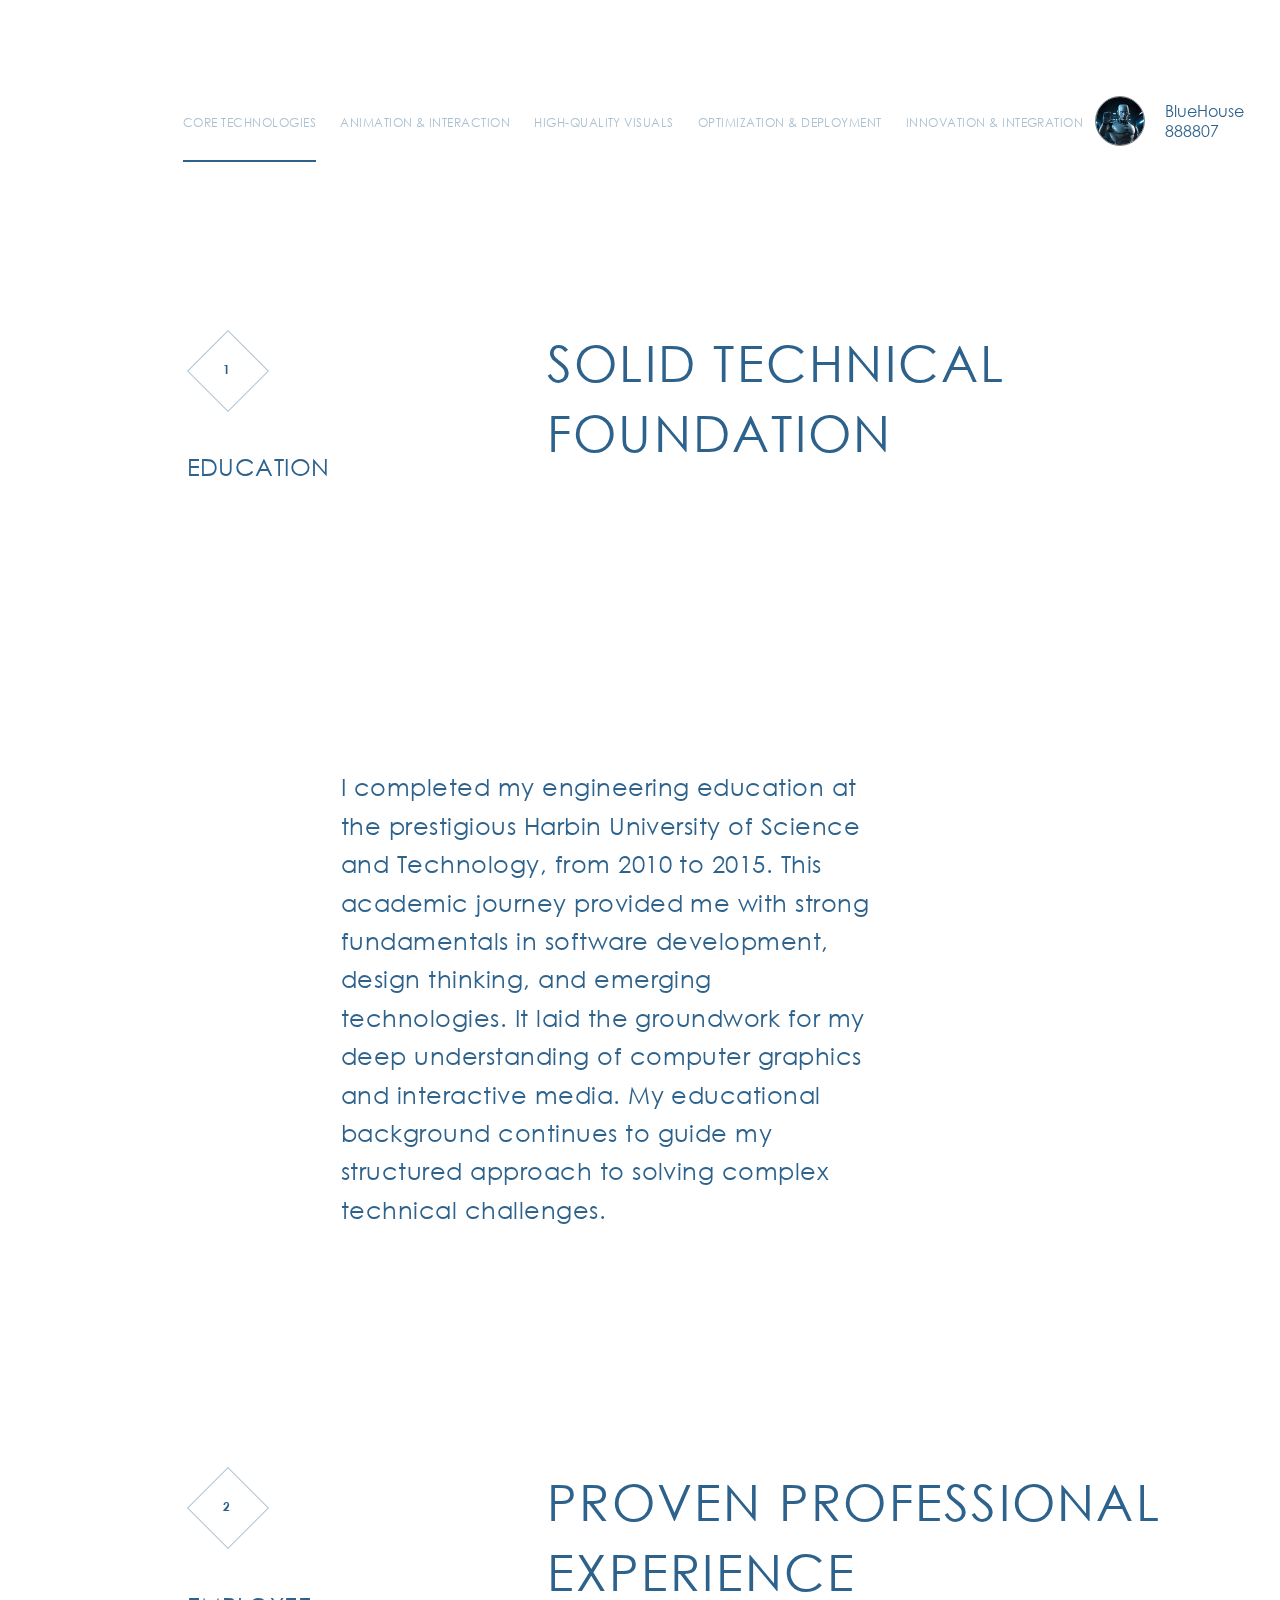
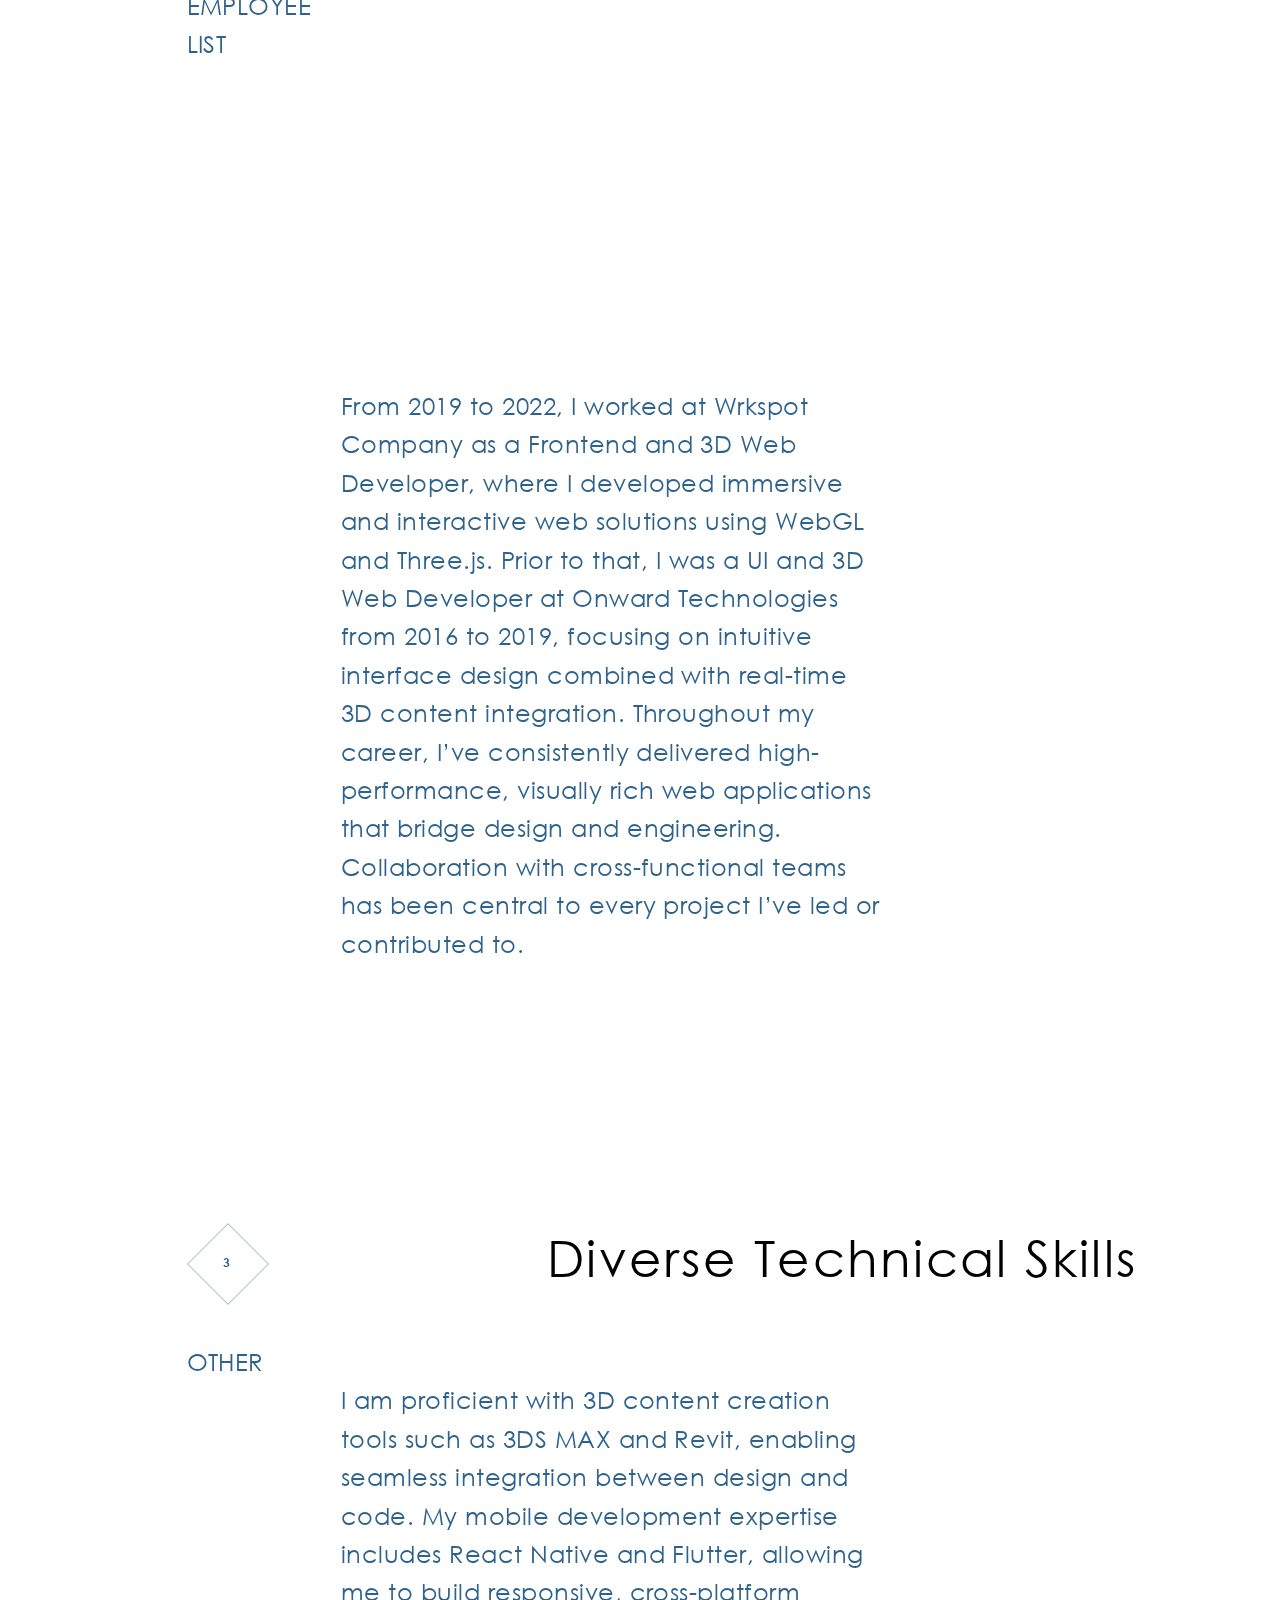
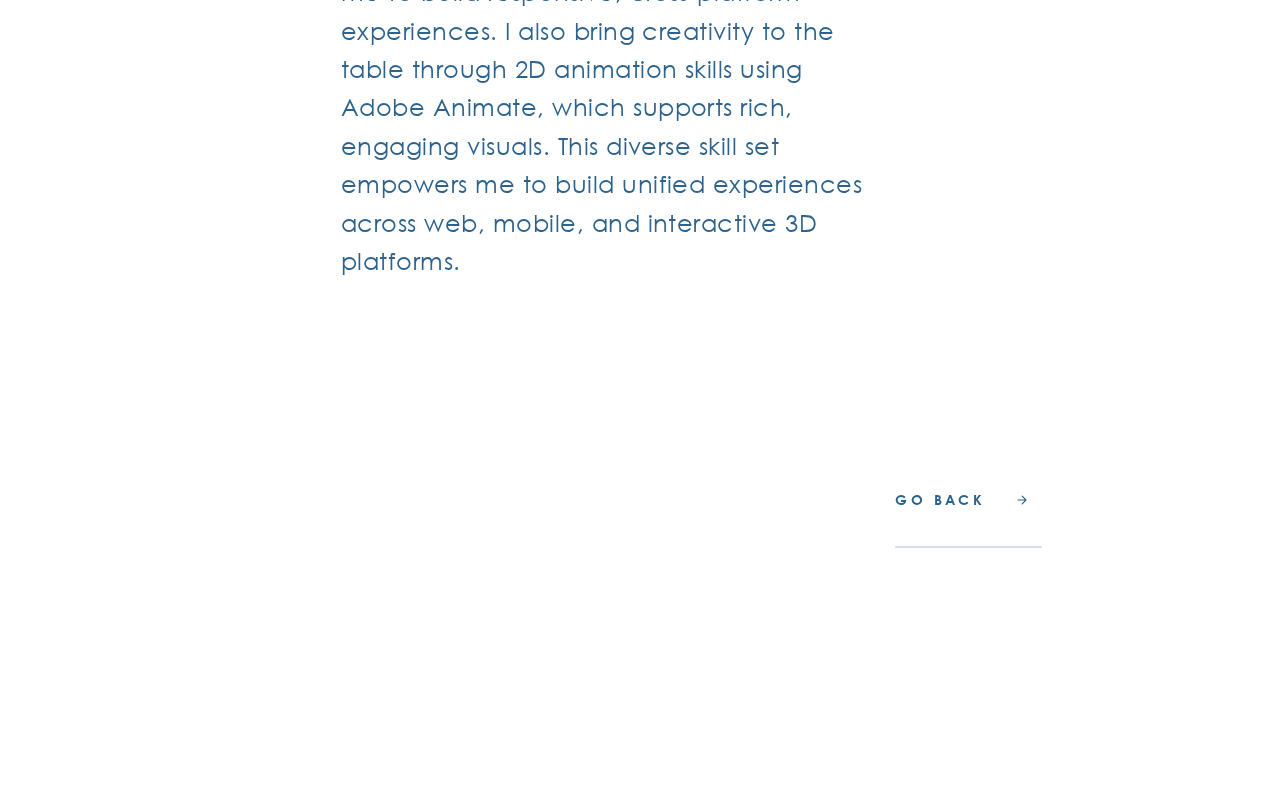
<file: who-we-are/index.html>
<html lang="en" data-astro-transition-scope="astro-smooz4hq-1" class="lenis"
    style="--vw: 16.61px; --dvh: 10.8px; --svh: 10.8px;">

<head>
    <link rel="stylesheet" href="/_astro/_slug_.B97dlsMJ.css">
    <meta charset="UTF-8">
    <meta name="viewport" content="width=device-width,initial-scale=1">
    <link rel="sitemap" href="/sitemap-index.xml">
    <meta name="generator" content="Astro v5.2.6">
    <meta name="description" content="Description">
    <meta property="og:description" content="Description">
    <meta name="keywords" content="keyword 1, keyword 2">
    <meta property="og:title" content="Who we are">
    <meta name="robots" content="index, follow">
    <link rel="icon" href="/_astro/favicon_R1w72.webp" type="image/x-icon">
    <link rel="shortcut icon" href="/_astro/favicon_R1w72.webp" type="image/x-icon">
    <link rel="apple-touch-icon" sizes="180x180" href="/_astro/favicon_Z1kMBbQ.webp">
    <meta name="theme-color" content="#2d628c">
    <title>Mabsisa</title>
    <meta name="astro-view-transitions-enabled" content="true">
    <meta name="astro-view-transitions-fallback" content="swap">
    <script type="module" src="/_astro/ClientRouter.astro_astro_type_script_index_0_lang.WONxKOw9.js"
        data-astro-exec=""></script>
    <style>
        [data-astro-transition-scope="astro-smooz4hq-1"] {
            view-transition-name: none;
        }

        @layer astro {
            ::view-transition-old(none) {
                animation: none;
                opacity: 0;
                mix-blend-mode: normal;
            }

            ::view-transition-new(none) {
                animation: none;
                mix-blend-mode: normal;
            }

            ::view-transition-group(none) {
                animation: none
            }
        }

        [data-astro-transition-fallback="old"] [data-astro-transition-scope="astro-smooz4hq-1"],
        [data-astro-transition-fallback="old"][data-astro-transition-scope="astro-smooz4hq-1"] {
            animation: none;
            mix-blend-mode: normal;
        }

        [data-astro-transition-fallback="new"] [data-astro-transition-scope="astro-smooz4hq-1"],
        [data-astro-transition-fallback="new"][data-astro-transition-scope="astro-smooz4hq-1"] {
            animation: none;
            mix-blend-mode: normal;
        }
    </style>
    <link rel="prefetch"
        href="https://mont-fort.com/news/montfort-maritime-celebrates-delivery-of-first-newbuilding-mfm-jazz/">
</head>

<body class="loaded">
    <div data-astro-transition-persist="cursor" class="cursor" data-component="Cursor" data-astro-cid-x6vourwi=""
        data-config="default" data-theme="light"
        style="transform: translate3d(1669px, 141px, 0px) rotate(0deg) scale(1);">
        <div class="inner" data-astro-cid-x6vourwi="">
            <div class="circle" data-astro-cid-x6vourwi=""></div>
            <div class="middle-dot" data-astro-cid-x6vourwi=""></div>
            <div class="dots dots-left" data-astro-cid-x6vourwi=""></div>
            <div class="dots dots-right" data-astro-cid-x6vourwi=""></div>
        </div>
    </div>
    <header data-astro-transition-persist="header" id="header" data-theme="dark" data-component="Header"
        data-astro-cid-4wsjtibl="" class="" style="">
        <div class="grid container-menu" data-astro-cid-4wsjtibl="">
            <nav class="tb:col-start-1 tb:col-end-25 dk:col-start-2 dk:col-end-24 ml:col-start-3 ml:col-end-23 lg:col-start-3 lg:col-end-23"
                data-astro-cid-4wsjtibl="">
                <div class="menu-links-w" data-astro-cid-4wsjtibl="">
                    <ul data-astro-cid-4wsjtibl="">
                        <li data-astro-cid-4wsjtibl=""> <a href="/" data-astro-cid-4wsjtibl="true" class="nav-link">
                                <span data-astro-cid-4wsjtibl="">Core Technologies</span> </a> </li>
                        <li data-astro-cid-4wsjtibl=""> <a href="/trading/" data-astro-cid-4wsjtibl="true"
                                class="nav-link"> <span data-astro-cid-4wsjtibl="">Animation & Interaction</span> </a> </li>
                        <li data-astro-cid-4wsjtibl=""> <a href="/capital/" data-astro-cid-4wsjtibl="true"
                                class="nav-link"> <span data-astro-cid-4wsjtibl="">High-Quality Visuals</span> </a> </li>
                        <li data-astro-cid-4wsjtibl=""> <a href="/maritime/" data-astro-cid-4wsjtibl="true"
                                class="nav-link"> <span data-astro-cid-4wsjtibl="">Optimization & Deployment</span> </a> </li>
                        <li data-astro-cid-4wsjtibl=""> <a href="/fort-energy/" data-astro-cid-4wsjtibl="true"
                                class="nav-link"> <span data-astro-cid-4wsjtibl="">Innovation & Integration</span> </a> </li>

                        <li data-astro-cid-4wsjtibl="">
                            <img id="userImage" src="../assets/kang.png" style="width: 50px; height: 50px; border-radius: 50%; border: 1px solid grey; margin-right: 20px;" class="preserve-original-color; isolation: isolate;">
                            <div style="font-size: 16px; font-weight: 500; color: #2d628c;">BlueHouse 888807</div>
                        </li>
                    </ul>
                    <div class="navbar" data-astro-cid-4wsjtibl=""
                        style="opacity: 1; translate: none; rotate: none; scale: none; transform: none !important;">
                        
                    </div>

                </div>
            </nav>
        </div>
    </header>

    <div id="canvas-wrapper" data-astro-transition-persist="webgl" aria-hidden="true"><canvas data-engine="three.js r169" width="1992" height="1296" style=""></canvas> </div>
    <script type="module" src="/_astro/WebGL.astro_astro_type_script_index_0_lang.kYtEKlKk.js" data-astro-exec=""></script>
    <div data-astro-transition-persist="sound" class="buttons-container" data-theme="dark" data-component="Sound"
        data-astro-cid-epuvuop6="" style="pointer-events: auto; opacity: 1;">
        <div class="buttons-wrapper grid" data-astro-cid-epuvuop6="">
            <div class="buttons-inner dk:col-start-2 dk:col-end-24 ml:col-start-3 ml:col-end-23 lg:col-start-3 lg:col-end-23"
                data-astro-cid-epuvuop6=""> <button id="scroll-top" class="scroll-top" data-astro-cid-epuvuop6=""
                    style="pointer-events: none; opacity: 0;"> <svg data-astro-cid-epuvuop6="true"
                        xmlns="http://www.w3.org/2000/svg" width="10" height="12" fill="none" viewBox="0 0 10 12"
                        focusable="false" aria-hidden="true">
                        <path fill="#2D628C" fill-rule="evenodd"
                            d="M.87 3.982 4.464.386a.757.757 0 0 1 1.07 0L9.13 3.982a.757.757 0 1 1-1.07 1.07L5.757 2.748v8.331a.757.757 0 1 1-1.514 0V2.748L1.94 5.052a.757.757 0 1 1-1.07-1.07"
                            clip-rule="evenodd"
                            style="fill:#2d628c;fill:color(display-p3 .1765 .3843 .549);fill-opacity:1"></path>
                    </svg> </button> <button class="sound" data-astro-cid-epuvuop6=""> <canvas id="sound-canvas"
                        width="28" height="28" data-astro-cid-epuvuop6=""></canvas> </button> </div>
        </div>
    </div>
    <main data-scene="WhoWeAre" data-footer="dark" style="opacity: 1;">
        <div class="core-values-block grid" data-chapter-first="true" data-label="OUR CORE VALUES"
            data-chapter="CoreValues" id="CoreValues" data-astro-cid-6mpb3act="">
            <div class="dk:col-start-4 dk:col-end-7" data-astro-cid-6mpb3act="">
                <div class="index-who-we-are" data-astro-cid-pltxuhjx="">
                    <div class="index-who-we-are-inner fs-label" data-animation="FadeIn" data-astro-cid-pltxuhjx=""
                        style="translate: none; rotate: none; scale: none; transform: translate3d(0px, 0px, 0px); opacity: 1;">
                        1 </div>
                    <div class="index-who-are-label fs-s1 " data-animation="SplitBlock" data-animation-color="#ffffff"
                        data-astro-cid-pltxuhjx="" style="">
                        Education
                    </div>
                </div>
            </div>
            <h2 class="fs-h2 dk:col-start-11" data-animation="SplitBlock" data-astro-cid-6mpb3act="" style="">
                Solid Technical Foundation
            </h2>
            <p class="description-block fs-s1 dk:col-start-11" data-animation="SplitBlock" data-astro-cid-6mpb3act=""
                style="">
            </p>
            <p class="fs-s1 dk:col-start-7 content" data-animation="FadeIn" data-astro-cid-6mpb3act=""
                style="white-space: normal; max-width: 60%;">
                I completed my engineering education at the prestigious Harbin University of Science and Technology, from 2010 to 2015.
This academic journey provided me with strong fundamentals in software development, design thinking, and emerging technologies.
It laid the groundwork for my deep understanding of computer graphics and interactive media.
My educational background continues to guide my structured approach to solving complex technical challenges.</p>
        </div>
        <div class="team-block grid" data-chapter="Team" data-label="Our team" id="Team" data-astro-cid-mkqeshlr=""
            style="--overflow: 20px;">
            <div class="dk:col-start-4 dk:col-end-7" data-astro-cid-mkqeshlr="">
                <div class="index-who-we-are" data-astro-cid-pltxuhjx="">
                    <div class="index-who-we-are-inner fs-label" data-animation="FadeIn" data-astro-cid-pltxuhjx=""
                        style="translate: none; rotate: none; scale: none; transform: translate3d(0px, 0px, 0px); opacity: 1;">
                        2 </div>
                    <div class="index-who-are-label fs-s1 " data-animation="SplitBlock" data-animation-color="#ffffff"
                        data-astro-cid-pltxuhjx="" style="">
                        <div
                            style="display: block; text-align: start; position: relative; translate: none; rotate: none; scale: none; transform: translate3d(0px, 0px, 0px); opacity: 1;">
                            Employee list </div>
                    </div> 
                </div>
            </div>
            <h2 class="fs-h2 dk:col-start-11" data-animation="Title" data-astro-cid-mkqeshlr="" style="">
                Proven Professional Experience
            </h2>
            <div class="paragraphs-wrapper dk:col-start-11" data-astro-cid-mkqeshlr="">
                
            </div>
            <p class="fs-s1 dk:col-start-7 content" data-animation="FadeIn" data-astro-cid-6mpb3act=""
                style="white-space: normal; max-width: 60%; color: #2d628c;">
                From 2019 to 2022, I worked at Wrkspot Company as a Frontend and 3D Web Developer, where I developed immersive and interactive web solutions using WebGL and Three.js.
Prior to that, I was a UI and 3D Web Developer at Onward Technologies from 2016 to 2019, focusing on intuitive interface design combined with real-time 3D content integration.
Throughout my career, I’ve consistently delivered high-performance, visually rich web applications that bridge design and engineering.
Collaboration with cross-functional teams has been central to every project I’ve led or contributed to.
            </p>

        </div>

        <div class="driving-forces grid" data-chapter="DrivingForces" data-label="Our driving forces" id="DrivingForces"
            data-astro-cid-52uoeu24="">
            <div class="index-wrapper dk:col-start-4 dk:col-end-7" data-astro-cid-52uoeu24="">
                <div class="index-who-we-are" data-astro-cid-pltxuhjx="">
                    <div class="index-who-we-are-inner fs-label" data-animation="FadeIn" data-astro-cid-pltxuhjx=""
                        style="translate: none; rotate: none; scale: none; transform: translate3d(0px, 0px, 0px); opacity: 1;">
                        3 </div>
                    <div class="index-who-are-label fs-s1 " data-animation="SplitBlock" data-animation-color="#ffffff"
                        data-astro-cid-pltxuhjx="" style="">
                        Other
                    </div>
                </div>
            </div>
            <h2 class="fs-h2 dk:col-start-11" data-animation="Title" data-astro-cid-mkqeshlr="" style="">
                Diverse Technical Skills
            </h2>
            <p class="fs-s1 dk:col-start-7 content" data-animation="FadeIn" data-astro-cid-6mpb3act=""
                style="white-space: normal; max-width: 60%; color: #2d628c;">
                I am proficient with 3D content creation tools such as 3DS MAX and Revit, enabling seamless integration between design and code.
My mobile development expertise includes React Native and Flutter, allowing me to build responsive, cross-platform experiences.
I also bring creativity to the table through 2D animation skills using Adobe Animate, which supports rich, engaging visuals.
This diverse skill set empowers me to build unified experiences across web, mobile, and interactive 3D platforms.
            </p>

            <div style="margin-top: 200px;"></div>

            <a href="/#WhoWeAre" class="link-block montfort-navy-blue  back-link col-start-1 dk:col-end-21"
                data-animation="FadeIn" data-astro-cid-chamlvsj="true"
                style="translate: none; rotate: none; scale: none; transform: translate3d(0px, 0px, 0px); opacity: 1;">
                <div class="arrow-wrapper left" data-astro-cid-chamlvsj="">
                    <div class="arrow-container left" data-astro-cid-chamlvsj=""> <svg data-astro-cid-chamlvsj="true"
                            xmlns="http://www.w3.org/2000/svg" width="10" height="10" fill="none" viewBox="0 0 10 10"
                            focusable="false" aria-hidden="true">
                            <path fill="currentColor"
                                d="M1 4.4a.6.6 0 0 0 0 1.2zm8.424 1.024a.6.6 0 0 0 0-.848L5.606.757a.6.6 0 1 0-.849.849L8.151 5 4.757 8.394a.6.6 0 1 0 .849.849zM1 5.6h8V4.4H1z">
                            </path>
                        </svg> </div>
                </div> <span class="link-block-label" data-astro-cid-chamlvsj="">Go back</span>
                <div class="arrow-wrapper right" data-astro-cid-chamlvsj="">
                    <div class="arrow-container right" data-astro-cid-chamlvsj=""> <svg data-astro-cid-chamlvsj="true"
                            xmlns="http://www.w3.org/2000/svg" width="10" height="10" fill="none" viewBox="0 0 10 10"
                            focusable="false" aria-hidden="true">
                            <path fill="currentColor"
                                d="M1 4.4a.6.6 0 0 0 0 1.2zm8.424 1.024a.6.6 0 0 0 0-.848L5.606.757a.6.6 0 1 0-.849.849L8.151 5 4.757 8.394a.6.6 0 1 0 .849.849zM1 5.6h8V4.4H1z">
                            </path>
                        </svg> </div>
                </div>
            </a>
        </div>
        <div class="chapters-navigation" data-theme="light" data-astro-cid-gpzihxjt="" style="pointer-events: all;">
            <div class="chapters-container grid" data-astro-cid-gpzihxjt="">
                <nav class="chapters-list fs-cta montfort-navy-blue uppercase tb:col-start-1 dk:col-start-2 ml:col-start-3 lg:col-start-3"
                    data-astro-cid-gpzihxjt="">
                    <div class="chapter-wrapper" data-chapter-key="CoreValues" data-astro-cid-gpzihxjt="">
                        <div class="progress-wrapper" data-astro-cid-gpzihxjt="">
                            <div class="progress-bar white-part" data-astro-cid-gpzihxjt=""
                                style="translate: none; rotate: none; scale: none; transform-origin: 50% 0%; transform: translate3d(0px, 0px, 0px) scale(1, 0.4167);">
                            </div>
                            <div class="progress-bar blue-part" data-astro-cid-gpzihxjt=""
                                style="translate: none; rotate: none; scale: none; transform: translate3d(0px, 0px, 0px); transform-origin: 50% 100%;">
                            </div>
                        </div> <a class="chapter-link" href="#CoreValues" data-astro-cid-gpzihxjt="true">
                            <div class="dot" data-astro-cid-gpzihxjt=""
                                style="translate: none; rotate: none; scale: none; transform: translate3d(0px, 0px, 0px) scale(0, 0);">
                                <span data-astro-cid-gpzihxjt=""></span> </div>
                            <div class="text-container" data-astro-cid-gpzihxjt=""> <span data-astro-cid-gpzihxjt=""
                                    style="translate: none; rotate: none; scale: none; transform: translate3d(0px, 0%, 0px);">OUR
                                    CORE VALUES</span></div>
                        </a>
                    </div>
                    <div class="chapter-wrapper" data-chapter-key="Team" data-astro-cid-gpzihxjt="">
                        <div class="progress-wrapper" data-astro-cid-gpzihxjt="">
                            <div class="progress-bar white-part" data-astro-cid-gpzihxjt=""
                                style="translate: none; rotate: none; scale: none; transform-origin: 50% 0%; transform: translate3d(0px, 0px, 0px) scale(1, 0);">
                            </div>
                            <div class="progress-bar blue-part" data-astro-cid-gpzihxjt=""
                                style="translate: none; rotate: none; scale: none; transform: translate3d(0px, 0px, 0px) scale(1, 0); transform-origin: 50% 0%;">
                            </div>
                        </div> <a class="chapter-link" href="#Team" data-astro-cid-gpzihxjt="true">
                            <div class="dot" data-astro-cid-gpzihxjt=""
                                style="translate: none; rotate: none; scale: none; transform: translate3d(0px, 0px, 0px) scale(0, 0);">
                                <span data-astro-cid-gpzihxjt=""></span> </div>
                            <div class="text-container" data-astro-cid-gpzihxjt=""> <span data-astro-cid-gpzihxjt=""
                                    style="translate: none; rotate: none; scale: none; transform: translate3d(0px, 200%, 0px);">Our
                                    team</span></div>
                        </a>
                    </div>
                    <div class="chapter-wrapper" data-chapter-key="DrivingForces" data-astro-cid-gpzihxjt="">
                        <div class="progress-wrapper" data-astro-cid-gpzihxjt="">
                            <div class="progress-bar white-part" data-astro-cid-gpzihxjt=""
                                style="translate: none; rotate: none; scale: none; transform-origin: 50% 0%; transform: translate3d(0px, 0px, 0px) scale(1, 0);">
                            </div>
                            <div class="progress-bar blue-part" data-astro-cid-gpzihxjt=""
                                style="translate: none; rotate: none; scale: none; transform: translate3d(0px, 0px, 0px) scale(1, 0); transform-origin: 50% 0%;">
                            </div>
                        </div> <a class="chapter-link" href="#DrivingForces" data-astro-cid-gpzihxjt="true">
                            <div class="dot" data-astro-cid-gpzihxjt=""
                                style="translate: none; rotate: none; scale: none; transform: translate3d(0px, 0px, 0px);">
                                <span data-astro-cid-gpzihxjt=""></span> </div>
                            <div class="text-container" data-astro-cid-gpzihxjt=""> <span data-astro-cid-gpzihxjt=""
                                    style="translate: none; rotate: none; scale: none; transform: translate3d(0px, 200%, 0px);">Our
                                    driving forces</span></div>
                        </a>
                    </div>
                    <div class="chapter-wrapper" data-astro-cid-gpzihxjt="">
                        <div class="dot" data-astro-cid-gpzihxjt=""
                            style="translate: none; rotate: none; scale: none; transform: translate3d(0px, 0px, 0px);">
                            <span data-astro-cid-gpzihxjt=""></span> </div>
                    </div>
                </nav>
            </div>
        </div>
        <script type="module" src="/_astro/ChaptersNavigation.astro_astro_type_script_index_0_lang.DYrj7sV6.js"
            data-astro-exec=""></script>
    </main>

    <script type="module"
        data-astro-exec="">let e = document.querySelector("#footer"), o = e.querySelectorAll(".office"); const n = (a = "light") => { e = document.querySelector("#footer"), e && (o = e.querySelectorAll(".office")), e && (e.dataset.theme = a), o && o.length > 0 && o.forEach(t => { t.dataset.theme = a }) }, r = () => { const t = document.querySelector("main")?.dataset.footer; n(t || "light") }, c = () => { r() }, i = () => { }; document.addEventListener("astro:page-load", c); document.addEventListener("astro:before-preparation", i);</script>
    <style>
        body {
            opacity: 0;
            transition: opacity 0.4s linear;
        }

        body.loaded {
            opacity: 1;
        }
    </style>
    <script type="module" src="/_astro/Layout.astro_astro_type_script_index_0_lang.gcBYtLSu.js"
            data-astro-exec=""></script>
    <script>
        document.addEventListener("DOMContentLoaded", function () {
            const image = document.querySelector("#userImage");
            image.style.filter = "none";
        });
    </script>
    <div aria-live="assertive" aria-atomic="true" class="astro-route-announcer">Who we are</div>
</body><chatgpt-sidebar data-gpts-theme="light"></chatgpt-sidebar>

</html>
</file>
<file: _astro/_slug_.B97dlsMJ.css>
:export[data-astro-cid-226k2nfd] {
    mobile: 390px;
    tablet: 768px;
    desktop: 1024px;
    mlarge: 1280px;
    large: 1680px;
    xlarge: 1920px;
    small-height: 800px;
    gutterMobile: 32px
}

@font-face {
    font-family: Josefin Sans;
    src: url(/assets/fonts/JosefinSans-ExtraLightItalic.woff2) format("woff2"),url(/assets/fonts/JosefinSans-ExtraLightItalic.woff) format("woff");
    font-weight: 200;
    font-style: italic;
    font-display: swap
}

@font-face {
    font-family: Century Gothic;
    src: url(/assets/fonts/CenturyGothic-Bold.woff2) format("woff2"),url(/assets/fonts/CenturyGothic-Bold.woff) format("woff");
    font-weight: 700;
    font-style: normal;
    font-display: swap
}

@font-face {
    font-family: Century Gothic;
    src: url(/assets/fonts/CenturyGothic-Italic.woff2) format("woff2"),url(/assets/fonts/CenturyGothic-Italic.woff) format("woff");
    font-weight: 400;
    font-style: italic;
    font-display: swap
}

@font-face {
    font-family: Josefin Sans;
    src: url(/assets/fonts/JosefinSans-ThinItalic.woff2) format("woff2"),url(/assets/fonts/JosefinSans-ThinItalic.woff) format("woff");
    font-weight: 100;
    font-style: italic;
    font-display: swap
}

@font-face {
    font-family: Josefin Sans;
    src: url(/assets/fonts/JosefinSans-LightItalic.woff2) format("woff2"),url(/assets/fonts/JosefinSans-LightItalic.woff) format("woff");
    font-weight: 300;
    font-style: italic;
    font-display: swap
}

@font-face {
    font-family: Josefin Sans;
    src: url(/assets/fonts/JosefinSans-Light.woff2) format("woff2"),url(/assets/fonts/JosefinSans-Light.woff) format("woff");
    font-weight: 300;
    font-style: normal;
    font-display: swap
}

@font-face {
    font-family: Josefin Sans;
    src: url(/assets/fonts/JosefinSans-ExtraLight.woff2) format("woff2"),url(/assets/fonts/JosefinSans-ExtraLight.woff) format("woff");
    font-weight: 200;
    font-style: normal;
    font-display: swap
}

@font-face {
    font-family: Century Gothic;
    src: url(/assets/fonts/CenturyGothic.woff2) format("woff2"),url(/assets/fonts/CenturyGothic.woff) format("woff");
    font-weight: 400;
    font-style: normal;
    font-display: swap
}

@font-face {
    font-family: Century Gothic;
    src: url(/assets/fonts/CenturyGothic-BoldItalic.woff2) format("woff2"),url(/assets/fonts/CenturyGothic-BoldItalic.woff) format("woff");
    font-weight: 700;
    font-style: italic;
    font-display: swap
}

@font-face {
    font-family: Josefin Sans;
    src: url(/assets/fonts/JosefinSans-Thin.woff2) format("woff2"),url(/assets/fonts/JosefinSans-Thin.woff) format("woff");
    font-weight: 100;
    font-style: normal;
    font-display: swap
}

@font-face {
    font-family: Josefin Sans;
    src: url(/assets/fonts/JosefinSans-Bold.woff2) format("woff2"),url(/assets/fonts/JosefinSans-Bold.woff) format("woff");
    font-weight: 700;
    font-style: normal;
    font-display: swap
}

@font-face {
    font-family: Josefin Sans;
    src: url(/assets/fonts/JosefinSans-Regular.woff2) format("woff2"),url(/assets/fonts/JosefinSans-Regular.woff) format("woff");
    font-weight: 400;
    font-style: normal;
    font-display: swap
}

@font-face {
    font-family: Josefin Sans;
    src: url(/assets/fonts/JosefinSans-SemiBold.woff2) format("woff2"),url(/assets/fonts/JosefinSans-SemiBold.woff) format("woff");
    font-weight: 600;
    font-style: normal;
    font-display: swap
}

@font-face {
    font-family: Josefin Sans;
    src: url(/assets/fonts/JosefinSans-Italic.woff2) format("woff2"),url(/assets/fonts/JosefinSans-Italic.woff) format("woff");
    font-weight: 400;
    font-style: italic;
    font-display: swap
}

@font-face {
    font-family: Josefin Sans;
    src: url(/assets/fonts/JosefinSans-Medium.woff2) format("woff2"),url(/assets/fonts/JosefinSans-Medium.woff) format("woff");
    font-weight: 500;
    font-style: normal;
    font-display: swap
}

@font-face {
    font-family: Josefin Sans;
    src: url(/assets/fonts/JosefinSans-BoldItalic.woff2) format("woff2"),url(/assets/fonts/JosefinSans-BoldItalic.woff) format("woff");
    font-weight: 700;
    font-style: italic;
    font-display: swap
}

@font-face {
    font-family: Josefin Sans;
    src: url(/assets/fonts/JosefinSans-MediumItalic.woff2) format("woff2"),url(/assets/fonts/JosefinSans-MediumItalic.woff) format("woff");
    font-weight: 500;
    font-style: italic;
    font-display: swap
}

@font-face {
    font-family: Josefin Sans;
    src: url(/assets/fonts/JosefinSans-SemiBoldItalic.woff2) format("woff2"),url(/assets/fonts/JosefinSans-SemiBoldItalic.woff) format("woff");
    font-weight: 600;
    font-style: italic;
    font-display: swap
}

.hero[data-astro-cid-226k2nfd] {
    width: 100%;
    height: calc(150 * var(--lvh));
    pointer-events: none
}

.hero[data-astro-cid-226k2nfd] .fs-cta-s[data-astro-cid-226k2nfd] {
    position: relative;
    text-transform: uppercase
}

.hero[data-astro-cid-226k2nfd] .fs-cta-s[data-astro-cid-226k2nfd]:before {
    position: absolute;
    bottom: -5px;
    left: 0;
    width: 100%;
    height: 1px;
    content: "";
    transition: transform .4s cubic-bezier(.4,0,.1,1);
    transform: scale3d(0,1,1);
    transform-origin: right center
}

.hero[data-astro-cid-226k2nfd][data-theme=dark] .hero-inner[data-astro-cid-226k2nfd] .scroll-to-cta[data-astro-cid-226k2nfd] .fs-cta-s[data-astro-cid-226k2nfd],.hero[data-astro-cid-226k2nfd][data-theme=dark] .hero-inner[data-astro-cid-226k2nfd] .scroll-to-cta[data-astro-cid-226k2nfd] svg[data-astro-cid-226k2nfd] {
    color: #2d628c
}

.hero[data-astro-cid-226k2nfd][data-theme=dark] .hero-inner[data-astro-cid-226k2nfd] .scroll-to-cta[data-astro-cid-226k2nfd] .fs-cta-s[data-astro-cid-226k2nfd]:before,.hero[data-astro-cid-226k2nfd][data-theme=dark] .hero-inner[data-astro-cid-226k2nfd] .scroll-to-cta[data-astro-cid-226k2nfd] svg[data-astro-cid-226k2nfd]:before {
    background-color: #2d628c
}

.hero[data-astro-cid-226k2nfd][data-theme=light] .hero-inner[data-astro-cid-226k2nfd] .scroll-to-cta[data-astro-cid-226k2nfd] .fs-cta-s[data-astro-cid-226k2nfd],.hero[data-astro-cid-226k2nfd][data-theme=light] .hero-inner[data-astro-cid-226k2nfd] .scroll-to-cta[data-astro-cid-226k2nfd] svg[data-astro-cid-226k2nfd] {
    color: #fff
}

.hero[data-astro-cid-226k2nfd][data-theme=light] .hero-inner[data-astro-cid-226k2nfd] .scroll-to-cta[data-astro-cid-226k2nfd] .fs-cta-s[data-astro-cid-226k2nfd]:before,.hero[data-astro-cid-226k2nfd][data-theme=light] .hero-inner[data-astro-cid-226k2nfd] .scroll-to-cta[data-astro-cid-226k2nfd] svg[data-astro-cid-226k2nfd]:before {
    background-color: #fff
}

.hero-inner[data-astro-cid-226k2nfd] {
    position: relative;
    display: flex;
    align-items: center;
    justify-content: center;
    height: calc(100 * var(--svh))
}

@media (min-width: 64em) {
    .hero-inner[data-astro-cid-226k2nfd] {
        display:grid;
        grid-template-columns: repeat(4,minmax(0,1fr));
        column-gap: 10px;
        width: max(200px,100% - 64px);
        margin: 0 auto
    }
}

@media (min-width: 64em) and (min-width: 64em) {
    .hero-inner[data-astro-cid-226k2nfd] {
        grid-template-columns:repeat(24,minmax(0,1fr));
        column-gap: 20px;
        max-width: 1920px;
        margin: auto
    }
}

.hero-inner[data-astro-cid-226k2nfd] .logo[data-astro-cid-226k2nfd] {
    width: min(75vw,500px);
    height: auto
}

.hero-inner[data-astro-cid-226k2nfd] .logo[data-astro-cid-226k2nfd].logo-dk {
    display: none
}

@media (min-width: 64em) {
    .hero-inner[data-astro-cid-226k2nfd] .logo[data-astro-cid-226k2nfd] {
        grid-column:2/-1;
        width: auto;
        max-width: 75%;
        height: min(80px,4.2vw);
        padding-left: var(--header-padding)
    }

    .hero-inner[data-astro-cid-226k2nfd] .logo[data-astro-cid-226k2nfd].logo-mb {
        display: none
    }

    .hero-inner[data-astro-cid-226k2nfd] .logo[data-astro-cid-226k2nfd].logo-dk {
        display: block
    }
}

@media (min-width: 80em) {
    .hero-inner[data-astro-cid-226k2nfd] .logo[data-astro-cid-226k2nfd] {
        grid-column:3/-1
    }
}

.hero-inner[data-astro-cid-226k2nfd] .scroll-to-cta[data-astro-cid-226k2nfd] {
    position: absolute;
    bottom: 1.75rem;
    padding-top: 1rem;
    padding-bottom: 1rem
}

@media (max-width: 64em) {
    .hero-inner[data-astro-cid-226k2nfd] .scroll-to-cta[data-astro-cid-226k2nfd] {
        left:calc(1rem + var(--header-padding))
    }
}

@media (min-width: 48em) {
    .hero-inner[data-astro-cid-226k2nfd] .scroll-to-cta[data-astro-cid-226k2nfd] {
        bottom:2.75rem
    }
}

@media (min-width: 105em) {
    .hero-inner[data-astro-cid-226k2nfd] .scroll-to-cta[data-astro-cid-226k2nfd] {
        bottom:6.5rem
    }
}

@media (min-width: 64em) {
    .hero-inner[data-astro-cid-226k2nfd] .scroll-to-cta[data-astro-cid-226k2nfd] {
        grid-column:2/-1;
        padding-left: var(--header-padding)
    }
}

@media (min-width: 80em) {
    .hero-inner[data-astro-cid-226k2nfd] .scroll-to-cta[data-astro-cid-226k2nfd] {
        grid-column:3/-1
    }
}

.hero-inner[data-astro-cid-226k2nfd] .scroll-to-cta[data-astro-cid-226k2nfd] .scroll-to-cta-content-mb[data-astro-cid-226k2nfd] {
    display: flex;
    gap: 1.5625rem;
    align-items: center;
    height: 24px
}

@media (min-width: 64em) {
    .hero-inner[data-astro-cid-226k2nfd] .scroll-to-cta[data-astro-cid-226k2nfd] .scroll-to-cta-content-mb[data-astro-cid-226k2nfd] {
        display:none
    }
}

.hero-inner[data-astro-cid-226k2nfd] .scroll-to-cta[data-astro-cid-226k2nfd] .scroll-to-cta-content-dk[data-astro-cid-226k2nfd] {
    height: 24px
}

@media (max-width: 64em) {
    .hero-inner[data-astro-cid-226k2nfd] .scroll-to-cta[data-astro-cid-226k2nfd] .scroll-to-cta-content-dk[data-astro-cid-226k2nfd] {
        display:none
    }
}

:export[data-astro-cid-chamlvsj] {
    mobile: 390px;
    tablet: 768px;
    desktop: 1024px;
    mlarge: 1280px;
    large: 1680px;
    xlarge: 1920px;
    small-height: 800px;
    gutterMobile: 32px
}

@font-face {
    font-family: Josefin Sans;
    src: url(/assets/fonts/JosefinSans-ExtraLightItalic.woff2) format("woff2"),url(/assets/fonts/JosefinSans-ExtraLightItalic.woff) format("woff");
    font-weight: 200;
    font-style: italic;
    font-display: swap
}

@font-face {
    font-family: Century Gothic;
    src: url(/assets/fonts/CenturyGothic-Bold.woff2) format("woff2"),url(/assets/fonts/CenturyGothic-Bold.woff) format("woff");
    font-weight: 700;
    font-style: normal;
    font-display: swap
}

@font-face {
    font-family: Century Gothic;
    src: url(/assets/fonts/CenturyGothic-Italic.woff2) format("woff2"),url(/assets/fonts/CenturyGothic-Italic.woff) format("woff");
    font-weight: 400;
    font-style: italic;
    font-display: swap
}

@font-face {
    font-family: Josefin Sans;
    src: url(/assets/fonts/JosefinSans-ThinItalic.woff2) format("woff2"),url(/assets/fonts/JosefinSans-ThinItalic.woff) format("woff");
    font-weight: 100;
    font-style: italic;
    font-display: swap
}

@font-face {
    font-family: Josefin Sans;
    src: url(/assets/fonts/JosefinSans-LightItalic.woff2) format("woff2"),url(/assets/fonts/JosefinSans-LightItalic.woff) format("woff");
    font-weight: 300;
    font-style: italic;
    font-display: swap
}

@font-face {
    font-family: Josefin Sans;
    src: url(/assets/fonts/JosefinSans-Light.woff2) format("woff2"),url(/assets/fonts/JosefinSans-Light.woff) format("woff");
    font-weight: 300;
    font-style: normal;
    font-display: swap
}

@font-face {
    font-family: Josefin Sans;
    src: url(/assets/fonts/JosefinSans-ExtraLight.woff2) format("woff2"),url(/assets/fonts/JosefinSans-ExtraLight.woff) format("woff");
    font-weight: 200;
    font-style: normal;
    font-display: swap
}

@font-face {
    font-family: Century Gothic;
    src: url(/assets/fonts/CenturyGothic.woff2) format("woff2"),url(/assets/fonts/CenturyGothic.woff) format("woff");
    font-weight: 400;
    font-style: normal;
    font-display: swap
}

@font-face {
    font-family: Century Gothic;
    src: url(/assets/fonts/CenturyGothic-BoldItalic.woff2) format("woff2"),url(/assets/fonts/CenturyGothic-BoldItalic.woff) format("woff");
    font-weight: 700;
    font-style: italic;
    font-display: swap
}

@font-face {
    font-family: Josefin Sans;
    src: url(/assets/fonts/JosefinSans-Thin.woff2) format("woff2"),url(/assets/fonts/JosefinSans-Thin.woff) format("woff");
    font-weight: 100;
    font-style: normal;
    font-display: swap
}

@font-face {
    font-family: Josefin Sans;
    src: url(/assets/fonts/JosefinSans-Bold.woff2) format("woff2"),url(/assets/fonts/JosefinSans-Bold.woff) format("woff");
    font-weight: 700;
    font-style: normal;
    font-display: swap
}

@font-face {
    font-family: Josefin Sans;
    src: url(/assets/fonts/JosefinSans-Regular.woff2) format("woff2"),url(/assets/fonts/JosefinSans-Regular.woff) format("woff");
    font-weight: 400;
    font-style: normal;
    font-display: swap
}

@font-face {
    font-family: Josefin Sans;
    src: url(/assets/fonts/JosefinSans-SemiBold.woff2) format("woff2"),url(/assets/fonts/JosefinSans-SemiBold.woff) format("woff");
    font-weight: 600;
    font-style: normal;
    font-display: swap
}

@font-face {
    font-family: Josefin Sans;
    src: url(/assets/fonts/JosefinSans-Italic.woff2) format("woff2"),url(/assets/fonts/JosefinSans-Italic.woff) format("woff");
    font-weight: 400;
    font-style: italic;
    font-display: swap
}

@font-face {
    font-family: Josefin Sans;
    src: url(/assets/fonts/JosefinSans-Medium.woff2) format("woff2"),url(/assets/fonts/JosefinSans-Medium.woff) format("woff");
    font-weight: 500;
    font-style: normal;
    font-display: swap
}

@font-face {
    font-family: Josefin Sans;
    src: url(/assets/fonts/JosefinSans-BoldItalic.woff2) format("woff2"),url(/assets/fonts/JosefinSans-BoldItalic.woff) format("woff");
    font-weight: 700;
    font-style: italic;
    font-display: swap
}

@font-face {
    font-family: Josefin Sans;
    src: url(/assets/fonts/JosefinSans-MediumItalic.woff2) format("woff2"),url(/assets/fonts/JosefinSans-MediumItalic.woff) format("woff");
    font-weight: 500;
    font-style: italic;
    font-display: swap
}

@font-face {
    font-family: Josefin Sans;
    src: url(/assets/fonts/JosefinSans-SemiBoldItalic.woff2) format("woff2"),url(/assets/fonts/JosefinSans-SemiBoldItalic.woff) format("woff");
    font-weight: 600;
    font-style: italic;
    font-display: swap
}

.link-block[data-astro-cid-chamlvsj] {
    position: relative;
    display: flex;
    gap: 1.0625rem;
    align-items: center;
    width: fit-content;
    padding-bottom: 1.25rem;
    font-size: .875rem;
    line-height: 1.2;
    letter-spacing: .21rem;
    cursor: pointer;
    transition: color .4s linear;
    transform-origin: right center;
    font-family: Century Gothic,sans-serif;
    font-weight: 700;
    font-style: normal;
    text-transform: uppercase
}

@media (min-width: 64em) {
    .link-block[data-astro-cid-chamlvsj] {
        padding-bottom:1.75rem
    }
}

@media (hover: hover) and (pointer: fine) {
    .link-block[data-astro-cid-chamlvsj]:hover .arrow-wrapper[data-astro-cid-chamlvsj] {
        transform:scaleZ(1)
    }

    .link-block[data-astro-cid-chamlvsj]:hover .arrow-wrapper[data-astro-cid-chamlvsj].left {
        transform: translateZ(0)
    }

    .link-block[data-astro-cid-chamlvsj]:hover .arrow-wrapper[data-astro-cid-chamlvsj].right {
        transform: translate3d(2.5rem,0,0)
    }

    .link-block[data-astro-cid-chamlvsj]:hover .arrow-wrapper[data-astro-cid-chamlvsj] .arrow-container[data-astro-cid-chamlvsj] svg[data-astro-cid-chamlvsj] {
        transition: transform .6s cubic-bezier(.4,0,.1,1) .1s
    }

    .link-block[data-astro-cid-chamlvsj]:hover .arrow-wrapper[data-astro-cid-chamlvsj] .arrow-container[data-astro-cid-chamlvsj].left {
        transform: scaleZ(1)
    }

    .link-block[data-astro-cid-chamlvsj]:hover .arrow-wrapper[data-astro-cid-chamlvsj] .arrow-container[data-astro-cid-chamlvsj].left svg[data-astro-cid-chamlvsj] {
        transform: translateZ(0)
    }

    .link-block[data-astro-cid-chamlvsj]:hover .arrow-wrapper[data-astro-cid-chamlvsj] .arrow-container[data-astro-cid-chamlvsj].right {
        transform: scale3d(0,0,1)
    }

    .link-block[data-astro-cid-chamlvsj]:hover .arrow-wrapper[data-astro-cid-chamlvsj] .arrow-container[data-astro-cid-chamlvsj].right svg[data-astro-cid-chamlvsj] {
        transform: translate3d(50%,0,0)
    }

    .link-block[data-astro-cid-chamlvsj]:hover .link-block-label[data-astro-cid-chamlvsj] {
        transform: translate3d(3.5625rem,0,0)
    }
}

.link-block[data-astro-cid-chamlvsj]:before {
    position: absolute;
    bottom: 0;
    left: 0;
    width: 100%;
    height: 2px;
    content: "";
    background: #d1dde8;
    border-radius: 2px
}

.link-block[data-astro-cid-chamlvsj]:after {
    position: absolute;
    bottom: 0;
    left: 0;
    width: 100%;
    height: 2px;
    content: "";
    background: #2d628c;
    border-radius: 2px;
    transition: transform .4s cubic-bezier(.4,0,.1,1);
    transform: scale3d(0,1,1);
    transform-origin: right center
}

.link-block[data-astro-cid-chamlvsj] .link-block-label[data-astro-cid-chamlvsj],.link-block[data-astro-cid-chamlvsj] .arrow-wrapper[data-astro-cid-chamlvsj] {
    transition: transform .7s cubic-bezier(.4,0,.1,1)
}

.link-block[data-astro-cid-chamlvsj] .arrow-wrapper[data-astro-cid-chamlvsj].left {
    position: absolute;
    top: 0;
    left: 0;
    transform: translate3d(-2.5rem,0,0)
}

.link-block[data-astro-cid-chamlvsj] .arrow-wrapper[data-astro-cid-chamlvsj] .arrow-container[data-astro-cid-chamlvsj] {
    position: relative;
    display: flex;
    align-items: center;
    justify-content: center;
    width: 2.5rem;
    height: 2.5rem;
    color: #2d628c;
    background: #fff;
    border-radius: 50%;
    transition: background .4s linear,color .4s linear,transform .7s cubic-bezier(.4,0,.1,1)
}

.link-block[data-astro-cid-chamlvsj] .arrow-wrapper[data-astro-cid-chamlvsj] .arrow-container[data-astro-cid-chamlvsj] svg[data-astro-cid-chamlvsj] {
    transition: transform .3s cubic-bezier(.4,0,.1,1)
}

.link-block[data-astro-cid-chamlvsj] .arrow-wrapper[data-astro-cid-chamlvsj] .arrow-container[data-astro-cid-chamlvsj].left {
    position: absolute;
    left: 0;
    transform: scale3d(0,0,1)
}

.link-block[data-astro-cid-chamlvsj] .arrow-wrapper[data-astro-cid-chamlvsj] .arrow-container[data-astro-cid-chamlvsj].left svg[data-astro-cid-chamlvsj] {
    transform: translate3d(-50%,0,0)
}

.link-block[data-astro-cid-chamlvsj].capital:before {
    background: #008ae0
}

.link-block[data-astro-cid-chamlvsj].capital:after {
    background: #fff
}

.link-block[data-astro-cid-chamlvsj].capital .arrow-wrapper[data-astro-cid-chamlvsj] .arrow-container[data-astro-cid-chamlvsj] {
    color: #fff;
    background: transparent;
    border: 2px solid #008ae0
}

.link-block[data-astro-cid-chamlvsj].energy:before {
    background: #8cb4d5
}

.link-block[data-astro-cid-chamlvsj].energy:after {
    background: #fff
}

.link-block[data-astro-cid-chamlvsj].energy .arrow-wrapper[data-astro-cid-chamlvsj] .arrow-container[data-astro-cid-chamlvsj] {
    color: #fff;
    background: transparent;
    border: 2px solid #8cb4d5
}

:export[data-astro-cid-pgfm4fb2] {
    mobile: 390px;
    tablet: 768px;
    desktop: 1024px;
    mlarge: 1280px;
    large: 1680px;
    xlarge: 1920px;
    small-height: 800px;
    gutterMobile: 32px
}

@font-face {
    font-family: Josefin Sans;
    src: url(/assets/fonts/JosefinSans-ExtraLightItalic.woff2) format("woff2"),url(/assets/fonts/JosefinSans-ExtraLightItalic.woff) format("woff");
    font-weight: 200;
    font-style: italic;
    font-display: swap
}

@font-face {
    font-family: Century Gothic;
    src: url(/assets/fonts/CenturyGothic-Bold.woff2) format("woff2"),url(/assets/fonts/CenturyGothic-Bold.woff) format("woff");
    font-weight: 700;
    font-style: normal;
    font-display: swap
}

@font-face {
    font-family: Century Gothic;
    src: url(/assets/fonts/CenturyGothic-Italic.woff2) format("woff2"),url(/assets/fonts/CenturyGothic-Italic.woff) format("woff");
    font-weight: 400;
    font-style: italic;
    font-display: swap
}

@font-face {
    font-family: Josefin Sans;
    src: url(/assets/fonts/JosefinSans-ThinItalic.woff2) format("woff2"),url(/assets/fonts/JosefinSans-ThinItalic.woff) format("woff");
    font-weight: 100;
    font-style: italic;
    font-display: swap
}

@font-face {
    font-family: Josefin Sans;
    src: url(/assets/fonts/JosefinSans-LightItalic.woff2) format("woff2"),url(/assets/fonts/JosefinSans-LightItalic.woff) format("woff");
    font-weight: 300;
    font-style: italic;
    font-display: swap
}

@font-face {
    font-family: Josefin Sans;
    src: url(/assets/fonts/JosefinSans-Light.woff2) format("woff2"),url(/assets/fonts/JosefinSans-Light.woff) format("woff");
    font-weight: 300;
    font-style: normal;
    font-display: swap
}

@font-face {
    font-family: Josefin Sans;
    src: url(/assets/fonts/JosefinSans-ExtraLight.woff2) format("woff2"),url(/assets/fonts/JosefinSans-ExtraLight.woff) format("woff");
    font-weight: 200;
    font-style: normal;
    font-display: swap
}

@font-face {
    font-family: Century Gothic;
    src: url(/assets/fonts/CenturyGothic.woff2) format("woff2"),url(/assets/fonts/CenturyGothic.woff) format("woff");
    font-weight: 400;
    font-style: normal;
    font-display: swap
}

@font-face {
    font-family: Century Gothic;
    src: url(/assets/fonts/CenturyGothic-BoldItalic.woff2) format("woff2"),url(/assets/fonts/CenturyGothic-BoldItalic.woff) format("woff");
    font-weight: 700;
    font-style: italic;
    font-display: swap
}

@font-face {
    font-family: Josefin Sans;
    src: url(/assets/fonts/JosefinSans-Thin.woff2) format("woff2"),url(/assets/fonts/JosefinSans-Thin.woff) format("woff");
    font-weight: 100;
    font-style: normal;
    font-display: swap
}

@font-face {
    font-family: Josefin Sans;
    src: url(/assets/fonts/JosefinSans-Bold.woff2) format("woff2"),url(/assets/fonts/JosefinSans-Bold.woff) format("woff");
    font-weight: 700;
    font-style: normal;
    font-display: swap
}

@font-face {
    font-family: Josefin Sans;
    src: url(/assets/fonts/JosefinSans-Regular.woff2) format("woff2"),url(/assets/fonts/JosefinSans-Regular.woff) format("woff");
    font-weight: 400;
    font-style: normal;
    font-display: swap
}

@font-face {
    font-family: Josefin Sans;
    src: url(/assets/fonts/JosefinSans-SemiBold.woff2) format("woff2"),url(/assets/fonts/JosefinSans-SemiBold.woff) format("woff");
    font-weight: 600;
    font-style: normal;
    font-display: swap
}

@font-face {
    font-family: Josefin Sans;
    src: url(/assets/fonts/JosefinSans-Italic.woff2) format("woff2"),url(/assets/fonts/JosefinSans-Italic.woff) format("woff");
    font-weight: 400;
    font-style: italic;
    font-display: swap
}

@font-face {
    font-family: Josefin Sans;
    src: url(/assets/fonts/JosefinSans-Medium.woff2) format("woff2"),url(/assets/fonts/JosefinSans-Medium.woff) format("woff");
    font-weight: 500;
    font-style: normal;
    font-display: swap
}

@font-face {
    font-family: Josefin Sans;
    src: url(/assets/fonts/JosefinSans-BoldItalic.woff2) format("woff2"),url(/assets/fonts/JosefinSans-BoldItalic.woff) format("woff");
    font-weight: 700;
    font-style: italic;
    font-display: swap
}

@font-face {
    font-family: Josefin Sans;
    src: url(/assets/fonts/JosefinSans-MediumItalic.woff2) format("woff2"),url(/assets/fonts/JosefinSans-MediumItalic.woff) format("woff");
    font-weight: 500;
    font-style: italic;
    font-display: swap
}

@font-face {
    font-family: Josefin Sans;
    src: url(/assets/fonts/JosefinSans-SemiBoldItalic.woff2) format("woff2"),url(/assets/fonts/JosefinSans-SemiBoldItalic.woff) format("woff");
    font-weight: 600;
    font-style: italic;
    font-display: swap
}

.read-more-button[data-astro-cid-pgfm4fb2] {
    position: relative;
    width: 2.5rem;
    height: 2.5rem
}

.read-more-button[data-astro-cid-pgfm4fb2] .arrow[data-astro-cid-pgfm4fb2] {
    position: absolute;
    top: 50%;
    left: 50%;
    width: .375rem;
    height: .375rem;
    border-right: .09375rem solid;
    border-bottom: .09375rem solid;
    transition: transform .4s cubic-bezier(.4,0,.1,1),border-color .4s;
    transform: translate3d(-12.5%,-25%,0) rotate(45deg)
}

@media (hover: hover) and (pointer: fine) {
    .read-more-button[data-astro-cid-pgfm4fb2].primary:hover:before {
        background:#fff;
        border-color: #fff
    }

    .read-more-button[data-astro-cid-pgfm4fb2].primary:hover .arrow[data-astro-cid-pgfm4fb2] {
        border-color: #8cb4d5
    }
}

.read-more-button[data-astro-cid-pgfm4fb2].primary:before {
    border-color: #8cb4d5
}

.read-more-button[data-astro-cid-pgfm4fb2].primary .arrow[data-astro-cid-pgfm4fb2] {
    border-color: #fff
}

@media (hover: hover) and (pointer: fine) {
    .read-more-button[data-astro-cid-pgfm4fb2].secondary:hover:before {
        background:#2d628c;
        border-color: #2d628c
    }

    .read-more-button[data-astro-cid-pgfm4fb2].secondary:hover .arrow[data-astro-cid-pgfm4fb2] {
        border-color: #fff
    }
}

.read-more-button[data-astro-cid-pgfm4fb2].secondary:before {
    border-color: #2d628c4d
}

.read-more-button[data-astro-cid-pgfm4fb2].secondary .arrow[data-astro-cid-pgfm4fb2] {
    border-color: #2d628c
}

@media (hover: hover) and (pointer: fine) {
    .read-more-button[data-astro-cid-pgfm4fb2].tertiary:hover:before {
        background:#fff;
        border-color: #fff
    }

    .read-more-button[data-astro-cid-pgfm4fb2].tertiary:hover .arrow[data-astro-cid-pgfm4fb2] {
        border-color: #8cb4d5
    }
}

.read-more-button[data-astro-cid-pgfm4fb2].tertiary:before {
    border-color: #008ae080
}

.read-more-button[data-astro-cid-pgfm4fb2].tertiary .arrow[data-astro-cid-pgfm4fb2] {
    border-color: #fff
}

@media (hover: hover) and (pointer: fine) {
    .read-more-button[data-astro-cid-pgfm4fb2].quaternary:hover:before {
        background:#fff;
        border-color: #fff
    }

    .read-more-button[data-astro-cid-pgfm4fb2].quaternary:hover .arrow[data-astro-cid-pgfm4fb2] {
        border-color: #008ae0
    }
}

.read-more-button[data-astro-cid-pgfm4fb2].quaternary:before {
    border-color: #008ae0
}

.read-more-button[data-astro-cid-pgfm4fb2].quaternary .arrow[data-astro-cid-pgfm4fb2] {
    border-color: #fff
}

@media (hover: hover) and (pointer: fine) {
    .read-more-button[data-astro-cid-pgfm4fb2].white:hover:before {
        background:#fff;
        border-color: #fff
    }

    .read-more-button[data-astro-cid-pgfm4fb2].white:hover .arrow[data-astro-cid-pgfm4fb2] {
        border-color: #2d628c
    }
}

.read-more-button[data-astro-cid-pgfm4fb2].white:before {
    border-color: #2d628c
}

.read-more-button[data-astro-cid-pgfm4fb2].white .arrow[data-astro-cid-pgfm4fb2] {
    border-color: #fff
}

@media (hover: hover) and (pointer: fine) {
    .read-more-button[data-astro-cid-pgfm4fb2].grey:hover:before {
        background:#fff;
        border-color: #fff
    }

    .read-more-button[data-astro-cid-pgfm4fb2].grey:hover .arrow[data-astro-cid-pgfm4fb2] {
        border-color: #a9bfd2
    }
}

.read-more-button[data-astro-cid-pgfm4fb2].grey:before {
    border-color: #a9bfd2
}

.read-more-button[data-astro-cid-pgfm4fb2].grey .arrow[data-astro-cid-pgfm4fb2] {
    border-color: #fff
}

.read-more-button[data-astro-cid-pgfm4fb2] .read-more-close-text[data-astro-cid-pgfm4fb2] {
    position: absolute;
    transform: translate3d(0,100%,0)
}

.read-more-button[data-astro-cid-pgfm4fb2]:before {
    position: absolute;
    top: 0;
    left: 0;
    width: 100%;
    height: 100%;
    content: "";
    border: 2px solid;
    border-radius: 50%;
    transition: background .4s,border-color .4s
}

:export[data-astro-cid-mer3b7za] {
    mobile: 390px;
    tablet: 768px;
    desktop: 1024px;
    mlarge: 1280px;
    large: 1680px;
    xlarge: 1920px;
    small-height: 800px;
    gutterMobile: 32px
}

@font-face {
    font-family: Josefin Sans;
    src: url(/assets/fonts/JosefinSans-ExtraLightItalic.woff2) format("woff2"),url(/assets/fonts/JosefinSans-ExtraLightItalic.woff) format("woff");
    font-weight: 200;
    font-style: italic;
    font-display: swap
}

@font-face {
    font-family: Century Gothic;
    src: url(/assets/fonts/CenturyGothic-Bold.woff2) format("woff2"),url(/assets/fonts/CenturyGothic-Bold.woff) format("woff");
    font-weight: 700;
    font-style: normal;
    font-display: swap
}

@font-face {
    font-family: Century Gothic;
    src: url(/assets/fonts/CenturyGothic-Italic.woff2) format("woff2"),url(/assets/fonts/CenturyGothic-Italic.woff) format("woff");
    font-weight: 400;
    font-style: italic;
    font-display: swap
}

@font-face {
    font-family: Josefin Sans;
    src: url(/assets/fonts/JosefinSans-ThinItalic.woff2) format("woff2"),url(/assets/fonts/JosefinSans-ThinItalic.woff) format("woff");
    font-weight: 100;
    font-style: italic;
    font-display: swap
}

@font-face {
    font-family: Josefin Sans;
    src: url(/assets/fonts/JosefinSans-LightItalic.woff2) format("woff2"),url(/assets/fonts/JosefinSans-LightItalic.woff) format("woff");
    font-weight: 300;
    font-style: italic;
    font-display: swap
}

@font-face {
    font-family: Josefin Sans;
    src: url(/assets/fonts/JosefinSans-Light.woff2) format("woff2"),url(/assets/fonts/JosefinSans-Light.woff) format("woff");
    font-weight: 300;
    font-style: normal;
    font-display: swap
}

@font-face {
    font-family: Josefin Sans;
    src: url(/assets/fonts/JosefinSans-ExtraLight.woff2) format("woff2"),url(/assets/fonts/JosefinSans-ExtraLight.woff) format("woff");
    font-weight: 200;
    font-style: normal;
    font-display: swap
}

@font-face {
    font-family: Century Gothic;
    src: url(/assets/fonts/CenturyGothic.woff2) format("woff2"),url(/assets/fonts/CenturyGothic.woff) format("woff");
    font-weight: 400;
    font-style: normal;
    font-display: swap
}

@font-face {
    font-family: Century Gothic;
    src: url(/assets/fonts/CenturyGothic-BoldItalic.woff2) format("woff2"),url(/assets/fonts/CenturyGothic-BoldItalic.woff) format("woff");
    font-weight: 700;
    font-style: italic;
    font-display: swap
}

@font-face {
    font-family: Josefin Sans;
    src: url(/assets/fonts/JosefinSans-Thin.woff2) format("woff2"),url(/assets/fonts/JosefinSans-Thin.woff) format("woff");
    font-weight: 100;
    font-style: normal;
    font-display: swap
}

@font-face {
    font-family: Josefin Sans;
    src: url(/assets/fonts/JosefinSans-Bold.woff2) format("woff2"),url(/assets/fonts/JosefinSans-Bold.woff) format("woff");
    font-weight: 700;
    font-style: normal;
    font-display: swap
}

@font-face {
    font-family: Josefin Sans;
    src: url(/assets/fonts/JosefinSans-Regular.woff2) format("woff2"),url(/assets/fonts/JosefinSans-Regular.woff) format("woff");
    font-weight: 400;
    font-style: normal;
    font-display: swap
}

@font-face {
    font-family: Josefin Sans;
    src: url(/assets/fonts/JosefinSans-SemiBold.woff2) format("woff2"),url(/assets/fonts/JosefinSans-SemiBold.woff) format("woff");
    font-weight: 600;
    font-style: normal;
    font-display: swap
}

@font-face {
    font-family: Josefin Sans;
    src: url(/assets/fonts/JosefinSans-Italic.woff2) format("woff2"),url(/assets/fonts/JosefinSans-Italic.woff) format("woff");
    font-weight: 400;
    font-style: italic;
    font-display: swap
}

@font-face {
    font-family: Josefin Sans;
    src: url(/assets/fonts/JosefinSans-Medium.woff2) format("woff2"),url(/assets/fonts/JosefinSans-Medium.woff) format("woff");
    font-weight: 500;
    font-style: normal;
    font-display: swap
}

@font-face {
    font-family: Josefin Sans;
    src: url(/assets/fonts/JosefinSans-BoldItalic.woff2) format("woff2"),url(/assets/fonts/JosefinSans-BoldItalic.woff) format("woff");
    font-weight: 700;
    font-style: italic;
    font-display: swap
}

@font-face {
    font-family: Josefin Sans;
    src: url(/assets/fonts/JosefinSans-MediumItalic.woff2) format("woff2"),url(/assets/fonts/JosefinSans-MediumItalic.woff) format("woff");
    font-weight: 500;
    font-style: italic;
    font-display: swap
}

@font-face {
    font-family: Josefin Sans;
    src: url(/assets/fonts/JosefinSans-SemiBoldItalic.woff2) format("woff2"),url(/assets/fonts/JosefinSans-SemiBoldItalic.woff) format("woff");
    font-weight: 600;
    font-style: italic;
    font-display: swap
}

.fs-s1[data-astro-cid-mer3b7za] {
    padding-bottom: 1rem;
    color: #fff
}

@media (min-width: 64em) {
    .fs-s1[data-astro-cid-mer3b7za] {
        padding-bottom:2rem
    }
}

.content-wrapper[data-astro-cid-mer3b7za] {
    width: 100%
}

.content[data-astro-cid-mer3b7za] {
    height: fit-content;
    margin-bottom: 2.5rem;
    overflow: hidden;
    pointer-events: none;
    scrollbar-width: none;
    -ms-overflow-style: none
}

@media (min-width: 64em) {
    .content[data-astro-cid-mer3b7za] {
        margin-bottom:3.25rem
    }
}

.content[data-astro-cid-mer3b7za]::-webkit-scrollbar {
    width: 0
}

.inner[data-astro-cid-mer3b7za].clamp {
    display: -webkit-box;
    text-overflow: -o-ellipsis-lastline;
    -webkit-line-clamp: var(--line-count);
    -webkit-box-orient: vertical
}

.read-more[data-astro-cid-mer3b7za] {
    position: relative;
    width: 100%
}

.read-more[data-astro-cid-mer3b7za].expanded .read-more-button .arrow {
    transform: translate3d(-12.5%,12.5%,0) rotate(225deg)
}

.read-more[data-astro-cid-mer3b7za].expanded .content[data-astro-cid-mer3b7za] {
    pointer-events: all
}

.read-more[data-astro-cid-mer3b7za] .read-more-button {
    display: none
}

.read-more[data-astro-cid-mer3b7za].expandable .read-more-button {
    display: block
}

:export[data-astro-cid-tbw6esjt] {
    mobile: 390px;
    tablet: 768px;
    desktop: 1024px;
    mlarge: 1280px;
    large: 1680px;
    xlarge: 1920px;
    small-height: 800px;
    gutterMobile: 32px
}

@font-face {
    font-family: Josefin Sans;
    src: url(/assets/fonts/JosefinSans-ExtraLightItalic.woff2) format("woff2"),url(/assets/fonts/JosefinSans-ExtraLightItalic.woff) format("woff");
    font-weight: 200;
    font-style: italic;
    font-display: swap
}

@font-face {
    font-family: Century Gothic;
    src: url(/assets/fonts/CenturyGothic-Bold.woff2) format("woff2"),url(/assets/fonts/CenturyGothic-Bold.woff) format("woff");
    font-weight: 700;
    font-style: normal;
    font-display: swap
}

@font-face {
    font-family: Century Gothic;
    src: url(/assets/fonts/CenturyGothic-Italic.woff2) format("woff2"),url(/assets/fonts/CenturyGothic-Italic.woff) format("woff");
    font-weight: 400;
    font-style: italic;
    font-display: swap
}

@font-face {
    font-family: Josefin Sans;
    src: url(/assets/fonts/JosefinSans-ThinItalic.woff2) format("woff2"),url(/assets/fonts/JosefinSans-ThinItalic.woff) format("woff");
    font-weight: 100;
    font-style: italic;
    font-display: swap
}

@font-face {
    font-family: Josefin Sans;
    src: url(/assets/fonts/JosefinSans-LightItalic.woff2) format("woff2"),url(/assets/fonts/JosefinSans-LightItalic.woff) format("woff");
    font-weight: 300;
    font-style: italic;
    font-display: swap
}

@font-face {
    font-family: Josefin Sans;
    src: url(/assets/fonts/JosefinSans-Light.woff2) format("woff2"),url(/assets/fonts/JosefinSans-Light.woff) format("woff");
    font-weight: 300;
    font-style: normal;
    font-display: swap
}

@font-face {
    font-family: Josefin Sans;
    src: url(/assets/fonts/JosefinSans-ExtraLight.woff2) format("woff2"),url(/assets/fonts/JosefinSans-ExtraLight.woff) format("woff");
    font-weight: 200;
    font-style: normal;
    font-display: swap
}

@font-face {
    font-family: Century Gothic;
    src: url(/assets/fonts/CenturyGothic.woff2) format("woff2"),url(/assets/fonts/CenturyGothic.woff) format("woff");
    font-weight: 400;
    font-style: normal;
    font-display: swap
}

@font-face {
    font-family: Century Gothic;
    src: url(/assets/fonts/CenturyGothic-BoldItalic.woff2) format("woff2"),url(/assets/fonts/CenturyGothic-BoldItalic.woff) format("woff");
    font-weight: 700;
    font-style: italic;
    font-display: swap
}

@font-face {
    font-family: Josefin Sans;
    src: url(/assets/fonts/JosefinSans-Thin.woff2) format("woff2"),url(/assets/fonts/JosefinSans-Thin.woff) format("woff");
    font-weight: 100;
    font-style: normal;
    font-display: swap
}

@font-face {
    font-family: Josefin Sans;
    src: url(/assets/fonts/JosefinSans-Bold.woff2) format("woff2"),url(/assets/fonts/JosefinSans-Bold.woff) format("woff");
    font-weight: 700;
    font-style: normal;
    font-display: swap
}

@font-face {
    font-family: Josefin Sans;
    src: url(/assets/fonts/JosefinSans-Regular.woff2) format("woff2"),url(/assets/fonts/JosefinSans-Regular.woff) format("woff");
    font-weight: 400;
    font-style: normal;
    font-display: swap
}

@font-face {
    font-family: Josefin Sans;
    src: url(/assets/fonts/JosefinSans-SemiBold.woff2) format("woff2"),url(/assets/fonts/JosefinSans-SemiBold.woff) format("woff");
    font-weight: 600;
    font-style: normal;
    font-display: swap
}

@font-face {
    font-family: Josefin Sans;
    src: url(/assets/fonts/JosefinSans-Italic.woff2) format("woff2"),url(/assets/fonts/JosefinSans-Italic.woff) format("woff");
    font-weight: 400;
    font-style: italic;
    font-display: swap
}

@font-face {
    font-family: Josefin Sans;
    src: url(/assets/fonts/JosefinSans-Medium.woff2) format("woff2"),url(/assets/fonts/JosefinSans-Medium.woff) format("woff");
    font-weight: 500;
    font-style: normal;
    font-display: swap
}

@font-face {
    font-family: Josefin Sans;
    src: url(/assets/fonts/JosefinSans-BoldItalic.woff2) format("woff2"),url(/assets/fonts/JosefinSans-BoldItalic.woff) format("woff");
    font-weight: 700;
    font-style: italic;
    font-display: swap
}

@font-face {
    font-family: Josefin Sans;
    src: url(/assets/fonts/JosefinSans-MediumItalic.woff2) format("woff2"),url(/assets/fonts/JosefinSans-MediumItalic.woff) format("woff");
    font-weight: 500;
    font-style: italic;
    font-display: swap
}

@font-face {
    font-family: Josefin Sans;
    src: url(/assets/fonts/JosefinSans-SemiBoldItalic.woff2) format("woff2"),url(/assets/fonts/JosefinSans-SemiBoldItalic.woff) format("woff");
    font-weight: 600;
    font-style: italic;
    font-display: swap
}

.text-block[data-astro-cid-tbw6esjt] {
    position: relative
}

.text-block[data-astro-cid-tbw6esjt] ul {
    padding-left: 1em;
    list-style-type: disc
}

.text-block[data-astro-cid-tbw6esjt] .title {
    margin-bottom: 1rem
}

@media (min-width: 64em) {
    .text-block[data-astro-cid-tbw6esjt] .title {
        margin-bottom:2rem
    }
}

.text-block[data-astro-cid-tbw6esjt] .text-number {
    display: flex;
    align-items: center;
    justify-content: center;
    width: 3.5rem;
    height: 3.5rem;
    border: 2px solid rgba(0,138,224,.5);
    transform: translate3d(-5.4375rem,0,0) rotate3d(0,0,1,45deg)
}

@media (max-width: 63.99em) {
    .text-block[data-astro-cid-tbw6esjt] .text-number {
        display:none
    }
}

.text-block[data-astro-cid-tbw6esjt] .text-number span[data-astro-cid-tbw6esjt] {
    transform: rotate3d(0,0,1,-45deg)
}

.text-block[data-astro-cid-tbw6esjt] .link-block {
    margin-top: 2.75rem
}

@media (min-width: 64em) {
    .text-block[data-astro-cid-tbw6esjt] .link-block {
        margin-top:5.75rem
    }
}

:export[data-astro-cid-gpzihxjt] {
    mobile: 390px;
    tablet: 768px;
    desktop: 1024px;
    mlarge: 1280px;
    large: 1680px;
    xlarge: 1920px;
    small-height: 800px;
    gutterMobile: 32px
}

@font-face {
    font-family: Josefin Sans;
    src: url(/assets/fonts/JosefinSans-ExtraLightItalic.woff2) format("woff2"),url(/assets/fonts/JosefinSans-ExtraLightItalic.woff) format("woff");
    font-weight: 200;
    font-style: italic;
    font-display: swap
}

@font-face {
    font-family: Century Gothic;
    src: url(/assets/fonts/CenturyGothic-Bold.woff2) format("woff2"),url(/assets/fonts/CenturyGothic-Bold.woff) format("woff");
    font-weight: 700;
    font-style: normal;
    font-display: swap
}

@font-face {
    font-family: Century Gothic;
    src: url(/assets/fonts/CenturyGothic-Italic.woff2) format("woff2"),url(/assets/fonts/CenturyGothic-Italic.woff) format("woff");
    font-weight: 400;
    font-style: italic;
    font-display: swap
}

@font-face {
    font-family: Josefin Sans;
    src: url(/assets/fonts/JosefinSans-ThinItalic.woff2) format("woff2"),url(/assets/fonts/JosefinSans-ThinItalic.woff) format("woff");
    font-weight: 100;
    font-style: italic;
    font-display: swap
}

@font-face {
    font-family: Josefin Sans;
    src: url(/assets/fonts/JosefinSans-LightItalic.woff2) format("woff2"),url(/assets/fonts/JosefinSans-LightItalic.woff) format("woff");
    font-weight: 300;
    font-style: italic;
    font-display: swap
}

@font-face {
    font-family: Josefin Sans;
    src: url(/assets/fonts/JosefinSans-Light.woff2) format("woff2"),url(/assets/fonts/JosefinSans-Light.woff) format("woff");
    font-weight: 300;
    font-style: normal;
    font-display: swap
}

@font-face {
    font-family: Josefin Sans;
    src: url(/assets/fonts/JosefinSans-ExtraLight.woff2) format("woff2"),url(/assets/fonts/JosefinSans-ExtraLight.woff) format("woff");
    font-weight: 200;
    font-style: normal;
    font-display: swap
}

@font-face {
    font-family: Century Gothic;
    src: url(/assets/fonts/CenturyGothic.woff2) format("woff2"),url(/assets/fonts/CenturyGothic.woff) format("woff");
    font-weight: 400;
    font-style: normal;
    font-display: swap
}

@font-face {
    font-family: Century Gothic;
    src: url(/assets/fonts/CenturyGothic-BoldItalic.woff2) format("woff2"),url(/assets/fonts/CenturyGothic-BoldItalic.woff) format("woff");
    font-weight: 700;
    font-style: italic;
    font-display: swap
}

@font-face {
    font-family: Josefin Sans;
    src: url(/assets/fonts/JosefinSans-Thin.woff2) format("woff2"),url(/assets/fonts/JosefinSans-Thin.woff) format("woff");
    font-weight: 100;
    font-style: normal;
    font-display: swap
}

@font-face {
    font-family: Josefin Sans;
    src: url(/assets/fonts/JosefinSans-Bold.woff2) format("woff2"),url(/assets/fonts/JosefinSans-Bold.woff) format("woff");
    font-weight: 700;
    font-style: normal;
    font-display: swap
}

@font-face {
    font-family: Josefin Sans;
    src: url(/assets/fonts/JosefinSans-Regular.woff2) format("woff2"),url(/assets/fonts/JosefinSans-Regular.woff) format("woff");
    font-weight: 400;
    font-style: normal;
    font-display: swap
}

@font-face {
    font-family: Josefin Sans;
    src: url(/assets/fonts/JosefinSans-SemiBold.woff2) format("woff2"),url(/assets/fonts/JosefinSans-SemiBold.woff) format("woff");
    font-weight: 600;
    font-style: normal;
    font-display: swap
}

@font-face {
    font-family: Josefin Sans;
    src: url(/assets/fonts/JosefinSans-Italic.woff2) format("woff2"),url(/assets/fonts/JosefinSans-Italic.woff) format("woff");
    font-weight: 400;
    font-style: italic;
    font-display: swap
}

@font-face {
    font-family: Josefin Sans;
    src: url(/assets/fonts/JosefinSans-Medium.woff2) format("woff2"),url(/assets/fonts/JosefinSans-Medium.woff) format("woff");
    font-weight: 500;
    font-style: normal;
    font-display: swap
}

@font-face {
    font-family: Josefin Sans;
    src: url(/assets/fonts/JosefinSans-BoldItalic.woff2) format("woff2"),url(/assets/fonts/JosefinSans-BoldItalic.woff) format("woff");
    font-weight: 700;
    font-style: italic;
    font-display: swap
}

@font-face {
    font-family: Josefin Sans;
    src: url(/assets/fonts/JosefinSans-MediumItalic.woff2) format("woff2"),url(/assets/fonts/JosefinSans-MediumItalic.woff) format("woff");
    font-weight: 500;
    font-style: italic;
    font-display: swap
}

@font-face {
    font-family: Josefin Sans;
    src: url(/assets/fonts/JosefinSans-SemiBoldItalic.woff2) format("woff2"),url(/assets/fonts/JosefinSans-SemiBoldItalic.woff) format("woff");
    font-weight: 600;
    font-style: italic;
    font-display: swap
}

.text-container {
    position: absolute;
    top: .9375rem;
    left: 3.125rem;
    height: .9375rem;
    overflow: hidden;
    text-wrap: nowrap;
    transition: color .4s linear
}

.text-container span {
    display: inline-block;
    transform: translate3d(0,200%,0)
}

.chapters-container[data-astro-cid-gpzihxjt] {
    position: relative;
    height: calc(100% + 2.5rem)
}

.chapters-list[data-astro-cid-gpzihxjt] {
    display: flex;
    flex-direction: column;
    width: fit-content;
    padding-left: var(--header-padding)
}

.chapter-wrapper {
    position: relative;
    height: 2.5rem
}

.chapter-wrapper .dot {
    display: flex;
    padding: 8px;
    transform: translate3d(0,-8px,0) scale3d(0,0,1)
}

.chapter-wrapper .dot span {
    display: inline-block;
    width: 4px;
    height: 4px;
    background: #2d628c;
    transition: transform .4s cubic-bezier(.4,0,.1,1),background .4s linear;
    transform: rotate(45deg)
}

.chapter-wrapper .progress-wrapper {
    position: absolute;
    top: 0;
    left: 50%;
    width: 2px;
    height: 100%;
    transform: translate3d(-50%,0,0);
    transform-origin: top center
}

.chapter-wrapper .progress-wrapper .progress-bar {
    width: 100%;
    height: 100%;
    transform: scale3d(1,0,1);
    transform-origin: top center
}

.chapter-wrapper .progress-wrapper .progress-bar.white-part {
    background: #fff
}

.chapter-wrapper .progress-wrapper .progress-bar.blue-part {
    position: absolute;
    top: 0;
    left: 0;
    z-index: -1;
    background: #2d628c
}

.chapters-navigation[data-astro-cid-gpzihxjt] {
    position: fixed;
    bottom: 6.875rem;
    left: 0;
    width: 100%
}

@media (max-width: 105em) {
    .chapters-navigation[data-astro-cid-gpzihxjt] {
        display:none
    }
}

.chapters-navigation[data-astro-cid-gpzihxjt][data-theme=dark] .text-container {
    color: #fff
}

.chapters-navigation[data-astro-cid-gpzihxjt][data-theme=dark] .chapter-wrapper .dot[data-astro-cid-gpzihxjt] span[data-astro-cid-gpzihxjt] {
    background: #fff
}

.chapters-navigation[data-astro-cid-gpzihxjt][data-theme=light] .text-container {
    color: #2d628c
}

.chapters-navigation[data-astro-cid-gpzihxjt][data-theme=light] .chapter-wrapper .dot[data-astro-cid-gpzihxjt] span[data-astro-cid-gpzihxjt] {
    background: #2d628c
}

:export[data-astro-cid-3rse3tms] {
    mobile: 390px;
    tablet: 768px;
    desktop: 1024px;
    mlarge: 1280px;
    large: 1680px;
    xlarge: 1920px;
    small-height: 800px;
    gutterMobile: 32px
}

@font-face {
    font-family: Josefin Sans;
    src: url(/assets/fonts/JosefinSans-ExtraLightItalic.woff2) format("woff2"),url(/assets/fonts/JosefinSans-ExtraLightItalic.woff) format("woff");
    font-weight: 200;
    font-style: italic;
    font-display: swap
}

@font-face {
    font-family: Century Gothic;
    src: url(/assets/fonts/CenturyGothic-Bold.woff2) format("woff2"),url(/assets/fonts/CenturyGothic-Bold.woff) format("woff");
    font-weight: 700;
    font-style: normal;
    font-display: swap
}

@font-face {
    font-family: Century Gothic;
    src: url(/assets/fonts/CenturyGothic-Italic.woff2) format("woff2"),url(/assets/fonts/CenturyGothic-Italic.woff) format("woff");
    font-weight: 400;
    font-style: italic;
    font-display: swap
}

@font-face {
    font-family: Josefin Sans;
    src: url(/assets/fonts/JosefinSans-ThinItalic.woff2) format("woff2"),url(/assets/fonts/JosefinSans-ThinItalic.woff) format("woff");
    font-weight: 100;
    font-style: italic;
    font-display: swap
}

@font-face {
    font-family: Josefin Sans;
    src: url(/assets/fonts/JosefinSans-LightItalic.woff2) format("woff2"),url(/assets/fonts/JosefinSans-LightItalic.woff) format("woff");
    font-weight: 300;
    font-style: italic;
    font-display: swap
}

@font-face {
    font-family: Josefin Sans;
    src: url(/assets/fonts/JosefinSans-Light.woff2) format("woff2"),url(/assets/fonts/JosefinSans-Light.woff) format("woff");
    font-weight: 300;
    font-style: normal;
    font-display: swap
}

@font-face {
    font-family: Josefin Sans;
    src: url(/assets/fonts/JosefinSans-ExtraLight.woff2) format("woff2"),url(/assets/fonts/JosefinSans-ExtraLight.woff) format("woff");
    font-weight: 200;
    font-style: normal;
    font-display: swap
}

@font-face {
    font-family: Century Gothic;
    src: url(/assets/fonts/CenturyGothic.woff2) format("woff2"),url(/assets/fonts/CenturyGothic.woff) format("woff");
    font-weight: 400;
    font-style: normal;
    font-display: swap
}

@font-face {
    font-family: Century Gothic;
    src: url(/assets/fonts/CenturyGothic-BoldItalic.woff2) format("woff2"),url(/assets/fonts/CenturyGothic-BoldItalic.woff) format("woff");
    font-weight: 700;
    font-style: italic;
    font-display: swap
}

@font-face {
    font-family: Josefin Sans;
    src: url(/assets/fonts/JosefinSans-Thin.woff2) format("woff2"),url(/assets/fonts/JosefinSans-Thin.woff) format("woff");
    font-weight: 100;
    font-style: normal;
    font-display: swap
}

@font-face {
    font-family: Josefin Sans;
    src: url(/assets/fonts/JosefinSans-Bold.woff2) format("woff2"),url(/assets/fonts/JosefinSans-Bold.woff) format("woff");
    font-weight: 700;
    font-style: normal;
    font-display: swap
}

@font-face {
    font-family: Josefin Sans;
    src: url(/assets/fonts/JosefinSans-Regular.woff2) format("woff2"),url(/assets/fonts/JosefinSans-Regular.woff) format("woff");
    font-weight: 400;
    font-style: normal;
    font-display: swap
}

@font-face {
    font-family: Josefin Sans;
    src: url(/assets/fonts/JosefinSans-SemiBold.woff2) format("woff2"),url(/assets/fonts/JosefinSans-SemiBold.woff) format("woff");
    font-weight: 600;
    font-style: normal;
    font-display: swap
}

@font-face {
    font-family: Josefin Sans;
    src: url(/assets/fonts/JosefinSans-Italic.woff2) format("woff2"),url(/assets/fonts/JosefinSans-Italic.woff) format("woff");
    font-weight: 400;
    font-style: italic;
    font-display: swap
}

@font-face {
    font-family: Josefin Sans;
    src: url(/assets/fonts/JosefinSans-Medium.woff2) format("woff2"),url(/assets/fonts/JosefinSans-Medium.woff) format("woff");
    font-weight: 500;
    font-style: normal;
    font-display: swap
}

@font-face {
    font-family: Josefin Sans;
    src: url(/assets/fonts/JosefinSans-BoldItalic.woff2) format("woff2"),url(/assets/fonts/JosefinSans-BoldItalic.woff) format("woff");
    font-weight: 700;
    font-style: italic;
    font-display: swap
}

@font-face {
    font-family: Josefin Sans;
    src: url(/assets/fonts/JosefinSans-MediumItalic.woff2) format("woff2"),url(/assets/fonts/JosefinSans-MediumItalic.woff) format("woff");
    font-weight: 500;
    font-style: italic;
    font-display: swap
}

@font-face {
    font-family: Josefin Sans;
    src: url(/assets/fonts/JosefinSans-SemiBoldItalic.woff2) format("woff2"),url(/assets/fonts/JosefinSans-SemiBoldItalic.woff) format("woff");
    font-weight: 600;
    font-style: italic;
    font-display: swap
}

.hero-transition[data-astro-cid-3rse3tms] {
    --slide-progress: 0;
    --title-width: 75vw;
    position: absolute;
    inset: 0;
    width: 100%;
    height: calc(100 * var(--svh));
    overflow: hidden;
    touch-action: pan-x pan-y;
    cursor: grab;
    -webkit-user-select: none;
    user-select: none;
    opacity: 0
}

@media (min-width: 64em) {
    .hero-transition[data-astro-cid-3rse3tms] {
        --title-width: 50vw
    }
}

.hero-transition[data-astro-cid-3rse3tms]:after {
    position: absolute;
    inset: 50% 0 0;
    width: 100%;
    height: 1px;
    content: "";
    background-color: #2d628c1a
}

.hero-transition[data-astro-cid-3rse3tms]:active {
    cursor: grabbing
}

.hero-transition[data-astro-cid-3rse3tms] .inner[data-astro-cid-3rse3tms] {
    position: relative;
    display: flex;
    flex-wrap: nowrap;
    width: 100%;
    height: 100%;
    padding-left: 12.5vw;
    pointer-events: none;
    transform: translate(calc(var(--slide-progress) * var(--title-width) * -1))
}

@media (min-width: 64em) {
    .hero-transition[data-astro-cid-3rse3tms] .inner[data-astro-cid-3rse3tms] {
        padding-left:25vw
    }
}

.hero-transition[data-astro-cid-3rse3tms] .title[data-astro-cid-3rse3tms] {
    position: relative;
    display: flex;
    flex: 0 0 var(--title-width);
    align-items: center;
    justify-content: center;
    height: 100%
}

.hero-transition[data-astro-cid-3rse3tms] .title[data-astro-cid-3rse3tms] p[data-astro-cid-3rse3tms] {
    font-family: Josefin Sans,sans-serif;
    font-weight: 300;
    font-style: normal;
    text-transform: none;
    font-size: 1.125rem;
    color: #2d628c;
    text-align: center;
    text-transform: uppercase;
    letter-spacing: .32em
}

@media (min-width: 64em) {
    .hero-transition[data-astro-cid-3rse3tms] .title[data-astro-cid-3rse3tms] p[data-astro-cid-3rse3tms] {
        font-size:3.875rem
    }
}

.hero-transition[data-astro-cid-3rse3tms] .title[data-astro-cid-3rse3tms]:not(:first-child):before {
    position: absolute;
    left: -2px;
    width: 4px;
    height: 4px;
    content: "";
    background-color: #2d628c;
    transform: rotate(45deg)
}

.spinner-defs[data-astro-cid-3rse3tms] {
    position: absolute
}

.spinner[data-astro-cid-3rse3tms] {
    position: absolute;
    top: 57%;
    display: flex;
    justify-content: center;
    pointer-events: none;
    opacity: 0;
    transition: opacity .3s linear 0s;
    transform: translate3d(0,-50%,0)
}

.spinner-inner[data-astro-cid-3rse3tms] {
    width: 30px;
    height: 30px;
    animation: rotate-spinner infinite 1s linear
}

@media (min-width: 48em) {
    .spinner-inner[data-astro-cid-3rse3tms] {
        width:40px;
        height: 40px
    }
}

.spinner[data-astro-cid-3rse3tms].loading {
    opacity: 1;
    transition: opacity .3s linear 1s
}

@keyframes rotate-spinner {
    0% {
        transform: rotate(0)
    }

    to {
        transform: rotate(360deg)
    }
}

@keyframes astroFadeInOut {
    0% {
        opacity: 1
    }

    to {
        opacity: 0
    }
}

@keyframes astroFadeIn {
    0% {
        opacity: 0;
        mix-blend-mode: plus-lighter
    }

    to {
        opacity: 1;
        mix-blend-mode: plus-lighter
    }
}

@keyframes astroFadeOut {
    0% {
        opacity: 1;
        mix-blend-mode: plus-lighter
    }

    to {
        opacity: 0;
        mix-blend-mode: plus-lighter
    }
}

@keyframes astroSlideFromRight {
    0% {
        transform: translate(100%)
    }
}

@keyframes astroSlideFromLeft {
    0% {
        transform: translate(-100%)
    }
}

@keyframes astroSlideToRight {
    to {
        transform: translate(100%)
    }
}

@keyframes astroSlideToLeft {
    to {
        transform: translate(-100%)
    }
}

@media (prefers-reduced-motion) {
    ::view-transition-group(*),::view-transition-old(*),::view-transition-new(*) {
        animation: none!important
    }

    [data-astro-transition-scope] {
        animation: none!important
    }
}

:export[data-astro-cid-rhv6ztfp] {
    mobile: 390px;
    tablet: 768px;
    desktop: 1024px;
    mlarge: 1280px;
    large: 1680px;
    xlarge: 1920px;
    small-height: 800px;
    gutterMobile: 32px
}

@font-face {
    font-family: Josefin Sans;
    src: url(/assets/fonts/JosefinSans-ExtraLightItalic.woff2) format("woff2"),url(/assets/fonts/JosefinSans-ExtraLightItalic.woff) format("woff");
    font-weight: 200;
    font-style: italic;
    font-display: swap
}

@font-face {
    font-family: Century Gothic;
    src: url(/assets/fonts/CenturyGothic-Bold.woff2) format("woff2"),url(/assets/fonts/CenturyGothic-Bold.woff) format("woff");
    font-weight: 700;
    font-style: normal;
    font-display: swap
}

@font-face {
    font-family: Century Gothic;
    src: url(/assets/fonts/CenturyGothic-Italic.woff2) format("woff2"),url(/assets/fonts/CenturyGothic-Italic.woff) format("woff");
    font-weight: 400;
    font-style: italic;
    font-display: swap
}

@font-face {
    font-family: Josefin Sans;
    src: url(/assets/fonts/JosefinSans-ThinItalic.woff2) format("woff2"),url(/assets/fonts/JosefinSans-ThinItalic.woff) format("woff");
    font-weight: 100;
    font-style: italic;
    font-display: swap
}

@font-face {
    font-family: Josefin Sans;
    src: url(/assets/fonts/JosefinSans-LightItalic.woff2) format("woff2"),url(/assets/fonts/JosefinSans-LightItalic.woff) format("woff");
    font-weight: 300;
    font-style: italic;
    font-display: swap
}

@font-face {
    font-family: Josefin Sans;
    src: url(/assets/fonts/JosefinSans-Light.woff2) format("woff2"),url(/assets/fonts/JosefinSans-Light.woff) format("woff");
    font-weight: 300;
    font-style: normal;
    font-display: swap
}

@font-face {
    font-family: Josefin Sans;
    src: url(/assets/fonts/JosefinSans-ExtraLight.woff2) format("woff2"),url(/assets/fonts/JosefinSans-ExtraLight.woff) format("woff");
    font-weight: 200;
    font-style: normal;
    font-display: swap
}

@font-face {
    font-family: Century Gothic;
    src: url(/assets/fonts/CenturyGothic.woff2) format("woff2"),url(/assets/fonts/CenturyGothic.woff) format("woff");
    font-weight: 400;
    font-style: normal;
    font-display: swap
}

@font-face {
    font-family: Century Gothic;
    src: url(/assets/fonts/CenturyGothic-BoldItalic.woff2) format("woff2"),url(/assets/fonts/CenturyGothic-BoldItalic.woff) format("woff");
    font-weight: 700;
    font-style: italic;
    font-display: swap
}

@font-face {
    font-family: Josefin Sans;
    src: url(/assets/fonts/JosefinSans-Thin.woff2) format("woff2"),url(/assets/fonts/JosefinSans-Thin.woff) format("woff");
    font-weight: 100;
    font-style: normal;
    font-display: swap
}

@font-face {
    font-family: Josefin Sans;
    src: url(/assets/fonts/JosefinSans-Bold.woff2) format("woff2"),url(/assets/fonts/JosefinSans-Bold.woff) format("woff");
    font-weight: 700;
    font-style: normal;
    font-display: swap
}

@font-face {
    font-family: Josefin Sans;
    src: url(/assets/fonts/JosefinSans-Regular.woff2) format("woff2"),url(/assets/fonts/JosefinSans-Regular.woff) format("woff");
    font-weight: 400;
    font-style: normal;
    font-display: swap
}

@font-face {
    font-family: Josefin Sans;
    src: url(/assets/fonts/JosefinSans-SemiBold.woff2) format("woff2"),url(/assets/fonts/JosefinSans-SemiBold.woff) format("woff");
    font-weight: 600;
    font-style: normal;
    font-display: swap
}

@font-face {
    font-family: Josefin Sans;
    src: url(/assets/fonts/JosefinSans-Italic.woff2) format("woff2"),url(/assets/fonts/JosefinSans-Italic.woff) format("woff");
    font-weight: 400;
    font-style: italic;
    font-display: swap
}

@font-face {
    font-family: Josefin Sans;
    src: url(/assets/fonts/JosefinSans-Medium.woff2) format("woff2"),url(/assets/fonts/JosefinSans-Medium.woff) format("woff");
    font-weight: 500;
    font-style: normal;
    font-display: swap
}

@font-face {
    font-family: Josefin Sans;
    src: url(/assets/fonts/JosefinSans-BoldItalic.woff2) format("woff2"),url(/assets/fonts/JosefinSans-BoldItalic.woff) format("woff");
    font-weight: 700;
    font-style: italic;
    font-display: swap
}

@font-face {
    font-family: Josefin Sans;
    src: url(/assets/fonts/JosefinSans-MediumItalic.woff2) format("woff2"),url(/assets/fonts/JosefinSans-MediumItalic.woff) format("woff");
    font-weight: 500;
    font-style: italic;
    font-display: swap
}

@font-face {
    font-family: Josefin Sans;
    src: url(/assets/fonts/JosefinSans-SemiBoldItalic.woff2) format("woff2"),url(/assets/fonts/JosefinSans-SemiBoldItalic.woff) format("woff");
    font-weight: 600;
    font-style: italic;
    font-display: swap
}

footer[data-astro-cid-rhv6ztfp] {
    position: relative;
    padding-top: 8.25rem;
    padding-bottom: 1.75rem;
    background-color: #fff
}

@media (min-width: 64em) {
    footer[data-astro-cid-rhv6ztfp] {
        padding-top:10.1875rem;
        padding-bottom: 8.8125rem
    }
}

@media (max-width: 64em) {
    footer[data-astro-cid-rhv6ztfp] .footer-container[data-astro-cid-rhv6ztfp] {
        display:flex;
        flex-direction: column
    }
}

@media (min-width: 64em) {
    footer[data-astro-cid-rhv6ztfp] .menu-left[data-astro-cid-rhv6ztfp] {
        display:flex;
        flex-direction: column;
        justify-content: space-between;
        margin-bottom: 6.25rem
    }
}

@media (min-width: 80em) {
    footer[data-astro-cid-rhv6ztfp] .menu-left[data-astro-cid-rhv6ztfp] {
        margin-bottom:0
    }
}

footer[data-astro-cid-rhv6ztfp] .menu-left[data-astro-cid-rhv6ztfp] .menu-links[data-astro-cid-rhv6ztfp],footer[data-astro-cid-rhv6ztfp] .menu-left[data-astro-cid-rhv6ztfp] .legals-links[data-astro-cid-rhv6ztfp] {
    display: flex;
    flex-direction: column;
    gap: 1rem
}

@media (max-width: 64em) {
    footer[data-astro-cid-rhv6ztfp] .menu-left[data-astro-cid-rhv6ztfp] .menu-links[data-astro-cid-rhv6ztfp],footer[data-astro-cid-rhv6ztfp] .menu-left[data-astro-cid-rhv6ztfp] .legals-links[data-astro-cid-rhv6ztfp] {
        display:none
    }
}

footer[data-astro-cid-rhv6ztfp] .menu-left[data-astro-cid-rhv6ztfp] .menu-links[data-astro-cid-rhv6ztfp] li[data-astro-cid-rhv6ztfp] {
    width: fit-content
}

@media (hover: hover) and (pointer: fine) {
    footer[data-astro-cid-rhv6ztfp] .menu-left[data-astro-cid-rhv6ztfp] .menu-links[data-astro-cid-rhv6ztfp] li[data-astro-cid-rhv6ztfp]:hover a[data-astro-cid-rhv6ztfp] {
        color:#81a0bb
    }
}

footer[data-astro-cid-rhv6ztfp] .menu-left[data-astro-cid-rhv6ztfp] .menu-links[data-astro-cid-rhv6ztfp] a[data-astro-cid-rhv6ztfp] {
    color: #2d628c;
    transition: color .2s linear
}

footer[data-astro-cid-rhv6ztfp] .menu-left[data-astro-cid-rhv6ztfp] .legals-links[data-astro-cid-rhv6ztfp] {
    gap: .75rem;
    margin-top: 3.5rem
}

footer[data-astro-cid-rhv6ztfp] .menu-left[data-astro-cid-rhv6ztfp] .legals-links[data-astro-cid-rhv6ztfp] li[data-astro-cid-rhv6ztfp] {
    width: fit-content
}

@media (hover: hover) and (pointer: fine) {
    footer[data-astro-cid-rhv6ztfp] .menu-left[data-astro-cid-rhv6ztfp] .legals-links[data-astro-cid-rhv6ztfp] li[data-astro-cid-rhv6ztfp]:hover a[data-astro-cid-rhv6ztfp] {
        color:#fff
    }
}

footer[data-astro-cid-rhv6ztfp] .menu-left[data-astro-cid-rhv6ztfp] .legals-links[data-astro-cid-rhv6ztfp] a[data-astro-cid-rhv6ztfp] {
    color: #81a0bb;
    transition: color .2s linear
}

footer[data-astro-cid-rhv6ztfp] .menu-right[data-astro-cid-rhv6ztfp] {
    position: relative;
    display: flex;
    flex-wrap: wrap;
    gap: 2.5rem;
    width: fit-content;
    height: 100%
}

@media (min-width: 80em) {
    footer[data-astro-cid-rhv6ztfp] .menu-right[data-astro-cid-rhv6ztfp] {
        gap:1.25rem;
        justify-content: space-between;
        width: 100%
    }
}

footer[data-astro-cid-rhv6ztfp] .line[data-astro-cid-rhv6ztfp] {
    width: 100%;
    height: 2px;
    margin-top: 6.25rem;
    background-color: #2d628c33
}

@media (max-width: 64em) {
    footer[data-astro-cid-rhv6ztfp] .line[data-astro-cid-rhv6ztfp] {
        display:none
    }
}

footer[data-astro-cid-rhv6ztfp] .legal-info-container[data-astro-cid-rhv6ztfp] {
    margin-top: 6.25rem
}

@media (min-width: 64em) {
    footer[data-astro-cid-rhv6ztfp] .legal-info-container[data-astro-cid-rhv6ztfp] {
        margin-top:2.5rem
    }
}

footer[data-astro-cid-rhv6ztfp] .legal-info-container[data-astro-cid-rhv6ztfp] .logo[data-astro-cid-rhv6ztfp] {
    width: 100%;
    max-width: 19.4375rem;
    height: auto
}

@media (min-width: 80em) {
    footer[data-astro-cid-rhv6ztfp] .legal-info-container[data-astro-cid-rhv6ztfp] .logo[data-astro-cid-rhv6ztfp] {
        margin-top:auto;
        margin-bottom: 0
    }
}

footer[data-astro-cid-rhv6ztfp] .copyright-info[data-astro-cid-rhv6ztfp] {
    display: flex;
    justify-content: space-between;
    margin-top: 1.9375rem
}

@media (min-width: 64em) {
    footer[data-astro-cid-rhv6ztfp] .copyright-info[data-astro-cid-rhv6ztfp] {
        align-items:flex-end;
        justify-content: flex-end;
        margin-top: 2.5rem
    }
}

footer[data-astro-cid-rhv6ztfp] .copyright-info[data-astro-cid-rhv6ztfp] p[data-astro-cid-rhv6ztfp] {
    opacity: .5
}

footer[data-astro-cid-rhv6ztfp][data-theme=dark] {
    background-color: #2d628c
}

footer[data-astro-cid-rhv6ztfp][data-theme=dark] .menu-left[data-astro-cid-rhv6ztfp] .menu-links[data-astro-cid-rhv6ztfp] a[data-astro-cid-rhv6ztfp] {
    color: #fff
}

footer[data-astro-cid-rhv6ztfp][data-theme=dark] .menu-left[data-astro-cid-rhv6ztfp] .legals-links[data-astro-cid-rhv6ztfp] a[data-astro-cid-rhv6ztfp] {
    color: #fff9
}

footer[data-astro-cid-rhv6ztfp][data-theme=dark] .logo[data-astro-cid-rhv6ztfp] path {
    fill: #fff
}

footer[data-astro-cid-rhv6ztfp][data-theme=dark] .menu-right[data-astro-cid-rhv6ztfp]:after {
    background-color: #ffffff1a
}

footer[data-astro-cid-rhv6ztfp][data-theme=dark] .line[data-astro-cid-rhv6ztfp] {
    background-color: #ffffff1a
}

footer[data-astro-cid-rhv6ztfp][data-theme=dark] .copyright-info[data-astro-cid-rhv6ztfp] p[data-astro-cid-rhv6ztfp] {
    color: #fff
}

footer[data-astro-cid-rhv6ztfp][data-theme=light] {
    background-color: #fff
}

footer[data-astro-cid-rhv6ztfp][data-theme=light] .menu-left[data-astro-cid-rhv6ztfp] .menu-links[data-astro-cid-rhv6ztfp] a[data-astro-cid-rhv6ztfp] {
    color: #2d628c
}

@media (hover: hover) and (pointer: fine) {
    footer[data-astro-cid-rhv6ztfp][data-theme=light] .menu-left[data-astro-cid-rhv6ztfp] .legals-links[data-astro-cid-rhv6ztfp] li[data-astro-cid-rhv6ztfp]:hover a[data-astro-cid-rhv6ztfp] {
        color:#2d628c
    }
}

footer[data-astro-cid-rhv6ztfp][data-theme=light] .menu-left[data-astro-cid-rhv6ztfp] .legals-links[data-astro-cid-rhv6ztfp] a[data-astro-cid-rhv6ztfp] {
    color: #81a0bb
}

footer[data-astro-cid-rhv6ztfp][data-theme=light] .line[data-astro-cid-rhv6ztfp] {
    background-color: #2d628c1a
}

footer[data-astro-cid-rhv6ztfp][data-theme=light] .logo[data-astro-cid-rhv6ztfp] path[data-astro-cid-rhv6ztfp] {
    fill: #fff
}

footer[data-astro-cid-rhv6ztfp][data-theme=light] .menu-right[data-astro-cid-rhv6ztfp]:after {
    background-color: #2d628c33
}

footer[data-astro-cid-rhv6ztfp][data-theme=light] .copyright-info[data-astro-cid-rhv6ztfp] p[data-astro-cid-rhv6ztfp] {
    color: #2d628c
}

footer[data-astro-cid-rhv6ztfp][data-theme=none] {
    display: none
}

:export[data-astro-cid-4wsjtibl] {
    mobile: 390px;
    tablet: 768px;
    desktop: 1024px;
    mlarge: 1280px;
    large: 1680px;
    xlarge: 1920px;
    small-height: 800px;
    gutterMobile: 32px
}

@font-face {
    font-family: Josefin Sans;
    src: url(/assets/fonts/JosefinSans-ExtraLightItalic.woff2) format("woff2"),url(/assets/fonts/JosefinSans-ExtraLightItalic.woff) format("woff");
    font-weight: 200;
    font-style: italic;
    font-display: swap
}

@font-face {
    font-family: Century Gothic;
    src: url(/assets/fonts/CenturyGothic-Bold.woff2) format("woff2"),url(/assets/fonts/CenturyGothic-Bold.woff) format("woff");
    font-weight: 700;
    font-style: normal;
    font-display: swap
}

@font-face {
    font-family: Century Gothic;
    src: url(/assets/fonts/CenturyGothic-Italic.woff2) format("woff2"),url(/assets/fonts/CenturyGothic-Italic.woff) format("woff");
    font-weight: 400;
    font-style: italic;
    font-display: swap
}

@font-face {
    font-family: Josefin Sans;
    src: url(/assets/fonts/JosefinSans-ThinItalic.woff2) format("woff2"),url(/assets/fonts/JosefinSans-ThinItalic.woff) format("woff");
    font-weight: 100;
    font-style: italic;
    font-display: swap
}

@font-face {
    font-family: Josefin Sans;
    src: url(/assets/fonts/JosefinSans-LightItalic.woff2) format("woff2"),url(/assets/fonts/JosefinSans-LightItalic.woff) format("woff");
    font-weight: 300;
    font-style: italic;
    font-display: swap
}

@font-face {
    font-family: Josefin Sans;
    src: url(/assets/fonts/JosefinSans-Light.woff2) format("woff2"),url(/assets/fonts/JosefinSans-Light.woff) format("woff");
    font-weight: 300;
    font-style: normal;
    font-display: swap
}

@font-face {
    font-family: Josefin Sans;
    src: url(/assets/fonts/JosefinSans-ExtraLight.woff2) format("woff2"),url(/assets/fonts/JosefinSans-ExtraLight.woff) format("woff");
    font-weight: 200;
    font-style: normal;
    font-display: swap
}

@font-face {
    font-family: Century Gothic;
    src: url(/assets/fonts/CenturyGothic.woff2) format("woff2"),url(/assets/fonts/CenturyGothic.woff) format("woff");
    font-weight: 400;
    font-style: normal;
    font-display: swap
}

@font-face {
    font-family: Century Gothic;
    src: url(/assets/fonts/CenturyGothic-BoldItalic.woff2) format("woff2"),url(/assets/fonts/CenturyGothic-BoldItalic.woff) format("woff");
    font-weight: 700;
    font-style: italic;
    font-display: swap
}

@font-face {
    font-family: Josefin Sans;
    src: url(/assets/fonts/JosefinSans-Thin.woff2) format("woff2"),url(/assets/fonts/JosefinSans-Thin.woff) format("woff");
    font-weight: 100;
    font-style: normal;
    font-display: swap
}

@font-face {
    font-family: Josefin Sans;
    src: url(/assets/fonts/JosefinSans-Bold.woff2) format("woff2"),url(/assets/fonts/JosefinSans-Bold.woff) format("woff");
    font-weight: 700;
    font-style: normal;
    font-display: swap
}

@font-face {
    font-family: Josefin Sans;
    src: url(/assets/fonts/JosefinSans-Regular.woff2) format("woff2"),url(/assets/fonts/JosefinSans-Regular.woff) format("woff");
    font-weight: 400;
    font-style: normal;
    font-display: swap
}

@font-face {
    font-family: Josefin Sans;
    src: url(/assets/fonts/JosefinSans-SemiBold.woff2) format("woff2"),url(/assets/fonts/JosefinSans-SemiBold.woff) format("woff");
    font-weight: 600;
    font-style: normal;
    font-display: swap
}

@font-face {
    font-family: Josefin Sans;
    src: url(/assets/fonts/JosefinSans-Italic.woff2) format("woff2"),url(/assets/fonts/JosefinSans-Italic.woff) format("woff");
    font-weight: 400;
    font-style: italic;
    font-display: swap
}

@font-face {
    font-family: Josefin Sans;
    src: url(/assets/fonts/JosefinSans-Medium.woff2) format("woff2"),url(/assets/fonts/JosefinSans-Medium.woff) format("woff");
    font-weight: 500;
    font-style: normal;
    font-display: swap
}

@font-face {
    font-family: Josefin Sans;
    src: url(/assets/fonts/JosefinSans-BoldItalic.woff2) format("woff2"),url(/assets/fonts/JosefinSans-BoldItalic.woff) format("woff");
    font-weight: 700;
    font-style: italic;
    font-display: swap
}

@font-face {
    font-family: Josefin Sans;
    src: url(/assets/fonts/JosefinSans-MediumItalic.woff2) format("woff2"),url(/assets/fonts/JosefinSans-MediumItalic.woff) format("woff");
    font-weight: 500;
    font-style: italic;
    font-display: swap
}

@font-face {
    font-family: Josefin Sans;
    src: url(/assets/fonts/JosefinSans-SemiBoldItalic.woff2) format("woff2"),url(/assets/fonts/JosefinSans-SemiBoldItalic.woff) format("woff");
    font-weight: 600;
    font-style: italic;
    font-display: swap
}

.container-menu[data-astro-cid-4wsjtibl] {
    width: max(200px,100% - 32px)
}

@media (min-width: 48em) {
    .container-menu[data-astro-cid-4wsjtibl] {
        width:max(200px,100% - 64px)
    }
}

header[data-astro-cid-4wsjtibl] {
    position: fixed;
    top: 2rem;
    z-index: 10;
    width: 100%;
    user-select: none;
    transition: opacity .4s linear
}

@media (min-width: 64em) {
    header[data-astro-cid-4wsjtibl] {
        top:5rem
    }
}

header[data-astro-cid-4wsjtibl] nav[data-astro-cid-4wsjtibl] {
    position: relative;
    display: flex;
    gap: 2rem;
    align-items: center;
    justify-content: space-between;
    height: 100%;
    transition: background-color .3s linear
}

header[data-astro-cid-4wsjtibl] nav[data-astro-cid-4wsjtibl]:before {
    position: absolute;
    inset: 0;
    width: 100%;
    height: 100%;
    pointer-events: all;
    content: "";
    border-radius: .5rem;
    opacity: 1;
    transition: background .3s linear .4s
}

header[data-astro-cid-4wsjtibl].fade {
    pointer-events: none;
    opacity: 0
}

header[data-astro-cid-4wsjtibl].fade nav[data-astro-cid-4wsjtibl]:before {
    pointer-events: none
}

header[data-astro-cid-4wsjtibl].top nav[data-astro-cid-4wsjtibl]:before {
    background: #fff
}

header[data-astro-cid-4wsjtibl].menu-open nav[data-astro-cid-4wsjtibl]:before {
    background: transparent;
    transition: background .3s linear 0s
}

.menu-links-w[data-astro-cid-4wsjtibl] {
    position: relative;
    width: 100%
}

.nav-link[data-astro-cid-4wsjtibl] {
    font-size: .75rem;
    line-height: 1.2;
    letter-spacing: .03rem;
    font-family: Century Gothic,sans-serif;
    font-weight: 400;
    font-style: normal;
    text-transform: uppercase;
    position: absolute;
    top: 50%;
    left: var(--header-padding);
    color: #2d628c;
    text-wrap: nowrap;
    white-space: nowrap;
    transition: opacity .4s linear,color .4s linear;
    transform: translate3d(0,-50%,0)
}

@media (hover: hover) and (pointer: fine) {
    .nav-link[data-astro-cid-4wsjtibl]:hover {
        opacity:1!important
    }
}

@media (max-width: 64em) {
    .nav-link[data-astro-cid-4wsjtibl] {
        pointer-events:none
    }
}

.nav-link[data-astro-cid-4wsjtibl].active {
    opacity: 1
}

@media (max-width: 64em) {
    .nav-link[data-astro-cid-4wsjtibl].active {
        opacity:1!important
    }
}

@media (max-width: 64em) {
    .nav-link[data-astro-cid-4wsjtibl] {
        opacity:0!important
    }
}

@media (min-width: 64em) {
    .nav-link[data-astro-cid-4wsjtibl] {
        position:relative;
        top: unset;
        left: unset;
        width: 100%;
        height: 100%;
        padding: 2.25rem .75rem 2rem;
        opacity: .4;
        transform: none
    }
}

@media (min-width: 105em) {
    .nav-link[data-astro-cid-4wsjtibl] {
        padding:2.25rem 1.625rem 2rem
    }
}

ul[data-astro-cid-4wsjtibl] {
    position: relative;
    display: flex;
    align-items: center;
    width: fit-content;
    height: 100%
}

li[data-astro-cid-4wsjtibl] {
    display: inline-flex;
    align-items: center;
    height: 100%
}

@media (min-width: 64em) {
    li[data-astro-cid-4wsjtibl]:first-of-type .nav-link[data-astro-cid-4wsjtibl] {
        padding-left:var(--header-padding)
    }
}

li[data-astro-cid-4wsjtibl]:last-of-type .nav-link[data-astro-cid-4wsjtibl] {
    padding-right: 0
}

.navbar[data-astro-cid-4wsjtibl] {
    position: absolute;
    bottom: -2.5rem;
    left: 0;
    width: 100%;
    height: 2px;
    visibility: hidden;
    background: #2d628c;
    opacity: 0;
    transition: background .4s linear,opacity .4s linear;
    transform-origin: left center
}

.navbar[data-astro-cid-4wsjtibl].hidden {
    opacity: 0!important
}

@media (min-width: 64em) {
    .navbar[data-astro-cid-4wsjtibl] {
        bottom:0;
        visibility: visible
    }
}

.menu-w[data-astro-cid-4wsjtibl] {
    position: relative;
    display: flex;
    gap: .9375rem;
    align-items: center;
    justify-content: space-between;
    height: 100%
}

@media (min-width: 105em) {
    .menu-w[data-astro-cid-4wsjtibl] {
        gap:5rem
    }
}

.menu-w[data-astro-cid-4wsjtibl] .news-w[data-astro-cid-4wsjtibl] {
    position: relative;
    display: flex;
    gap: .75rem;
    align-items: center;
    height: 100%
}

.menu-w[data-astro-cid-4wsjtibl] .news-w[data-astro-cid-4wsjtibl]:before {
    position: absolute;
    bottom: 1.4375rem;
    left: 0;
    width: 100%;
    height: 1px;
    content: "";
    background: #2d628c;
    transition: transform .4s cubic-bezier(.4,0,.1,1);
    transform: scale3d(0,1,1);
    transform-origin: right center
}

@media (hover: hover) and (pointer: fine) {
    .menu-w[data-astro-cid-4wsjtibl] .news-w[data-astro-cid-4wsjtibl]:hover:before {
        transform:scaleZ(1);
        transform-origin: left center
    }
}

.menu-w[data-astro-cid-4wsjtibl] .news-w[data-astro-cid-4wsjtibl] p[data-astro-cid-4wsjtibl] {
    font-size: .75rem;
    line-height: 1.2;
    letter-spacing: .025rem;
    font-family: Century Gothic,sans-serif;
    font-weight: 400;
    font-style: normal;
    text-transform: uppercase;
    display: none;
    color: #2d628c;
    transition: color .4s linear
}

@media (min-width: 64em) {
    .menu-w[data-astro-cid-4wsjtibl] .news-w[data-astro-cid-4wsjtibl] p[data-astro-cid-4wsjtibl] {
        display:block
    }
}

.menu-w[data-astro-cid-4wsjtibl] .news-w[data-astro-cid-4wsjtibl] .counter[data-astro-cid-4wsjtibl] {
    display: flex;
    align-items: center;
    justify-content: center;
    min-width: 1.25rem;
    min-height: 1.25rem;
    padding: .1875rem .25rem;
    background: #2d628c;
    border-radius: .5rem;
    opacity: 1;
    transition: background .4s linear,opacity .4s linear
}

.menu-w[data-astro-cid-4wsjtibl] .news-w[data-astro-cid-4wsjtibl] .counter[data-astro-cid-4wsjtibl].no-unread {
    display: none;
    opacity: 0
}

.menu-w[data-astro-cid-4wsjtibl] .news-w[data-astro-cid-4wsjtibl] .counter[data-astro-cid-4wsjtibl] .number[data-astro-cid-4wsjtibl] {
    font-size: .5rem;
    line-height: 1.6;
    letter-spacing: .025rem;
    font-family: Century Gothic,sans-serif;
    font-weight: 700;
    font-style: normal;
    text-transform: uppercase;
    transition: color .4s linear
}

.menu-w[data-astro-cid-4wsjtibl] .menu-cta[data-astro-cid-4wsjtibl] {
    display: flex;
    align-items: center;
    height: 100%;
    padding: 1.5625rem var(--header-padding) 1.5625rem 0
}

@media (min-width: 64em) {
    .menu-w[data-astro-cid-4wsjtibl] .menu-cta[data-astro-cid-4wsjtibl] {
        padding:0 var(--header-padding) 0 0
    }
}

.menu-w[data-astro-cid-4wsjtibl] .menu-cta[data-astro-cid-4wsjtibl].close .dots-w[data-astro-cid-4wsjtibl] div[data-astro-cid-4wsjtibl]:nth-child(2) {
    top: 0;
    left: 50%;
    transform: translate3d(-50%,-50%,0) scaleZ(1)
}

.menu-w[data-astro-cid-4wsjtibl] .menu-cta[data-astro-cid-4wsjtibl].close .dots-w[data-astro-cid-4wsjtibl] div[data-astro-cid-4wsjtibl]:nth-child(4) {
    top: 100%;
    left: 50%;
    transform: translate3d(-50%,-50%,0) scaleZ(1)
}

@media (hover: hover) and (pointer: fine) {
    .menu-w[data-astro-cid-4wsjtibl] .menu-cta[data-astro-cid-4wsjtibl]:hover p[data-astro-cid-4wsjtibl] span[data-astro-cid-4wsjtibl] {
        transform:translate3d(0,-100%,0)
    }
}

.menu-w[data-astro-cid-4wsjtibl] .menu-cta[data-astro-cid-4wsjtibl] p[data-astro-cid-4wsjtibl] {
    font-size: .75rem;
    line-height: 1.2;
    letter-spacing: .025rem;
    font-family: Century Gothic,sans-serif;
    font-weight: 400;
    font-style: normal;
    text-transform: uppercase;
    position: relative;
    width: 4rem;
    overflow: hidden;
    color: #2d628c;
    text-align: left;
    transition: color .4s linear
}

.menu-w[data-astro-cid-4wsjtibl] .menu-cta[data-astro-cid-4wsjtibl] p[data-astro-cid-4wsjtibl] span[data-astro-cid-4wsjtibl] {
    display: inline-block;
    transition: transform .4s cubic-bezier(.4,0,.1,1)
}

.menu-w[data-astro-cid-4wsjtibl] .menu-cta[data-astro-cid-4wsjtibl] p[data-astro-cid-4wsjtibl] span[data-astro-cid-4wsjtibl]:last-of-type {
    position: absolute;
    bottom: -100%;
    left: 0
}

.menu-w[data-astro-cid-4wsjtibl] .dots-w[data-astro-cid-4wsjtibl] {
    position: relative;
    width: .75rem;
    height: .75rem
}

.menu-w[data-astro-cid-4wsjtibl] .dots-w[data-astro-cid-4wsjtibl] .dot[data-astro-cid-4wsjtibl] {
    position: absolute;
    width: 4px;
    height: 4px;
    background: #2d628c;
    border-radius: 50%;
    transition: top .6s cubic-bezier(.32,.94,.6,1),left .6s cubic-bezier(.32,.94,.6,1),transform .6s cubic-bezier(.32,.94,.6,1),background .4s linear
}

.menu-w[data-astro-cid-4wsjtibl] .dots-w[data-astro-cid-4wsjtibl] .dot[data-astro-cid-4wsjtibl]:nth-child(1) {
    top: 50%;
    left: 0;
    transform: translate3d(-50%,-50%,0)
}

.menu-w[data-astro-cid-4wsjtibl] .dots-w[data-astro-cid-4wsjtibl] .dot[data-astro-cid-4wsjtibl]:nth-child(2) {
    top: 50%;
    left: 0;
    transform: translate3d(-50%,-50%,0) scale3d(0,0,1)
}

.menu-w[data-astro-cid-4wsjtibl] .dots-w[data-astro-cid-4wsjtibl] .dot[data-astro-cid-4wsjtibl]:nth-child(3) {
    top: 50%;
    left: 100%;
    transform: translate3d(-50%,-50%,0)
}

.menu-w[data-astro-cid-4wsjtibl] .dots-w[data-astro-cid-4wsjtibl] .dot[data-astro-cid-4wsjtibl]:nth-child(4) {
    top: 50%;
    left: 100%;
    transform: translate3d(-50%,-50%,0) scale3d(0,0,1)
}

header[data-astro-cid-4wsjtibl][data-theme=dark] .nav-link[data-astro-cid-4wsjtibl] {
    color: #2d628c
}

header[data-astro-cid-4wsjtibl][data-theme=dark] .navbar[data-astro-cid-4wsjtibl] {
    background: #2d628c
}

header[data-astro-cid-4wsjtibl][data-theme=dark] .news-w[data-astro-cid-4wsjtibl]:before {
    background: #2d628c
}

header[data-astro-cid-4wsjtibl][data-theme=dark] .news-w[data-astro-cid-4wsjtibl] p[data-astro-cid-4wsjtibl] {
    color: #2d628c
}

header[data-astro-cid-4wsjtibl][data-theme=dark] .news-w[data-astro-cid-4wsjtibl] .counter[data-astro-cid-4wsjtibl] {
    background: #2d628c
}

header[data-astro-cid-4wsjtibl][data-theme=dark] .news-w[data-astro-cid-4wsjtibl] .counter[data-astro-cid-4wsjtibl] span[data-astro-cid-4wsjtibl] {
    color: #fff
}

header[data-astro-cid-4wsjtibl][data-theme=dark] .menu-cta[data-astro-cid-4wsjtibl] p[data-astro-cid-4wsjtibl] {
    color: #2d628c
}

header[data-astro-cid-4wsjtibl][data-theme=dark] .menu-cta[data-astro-cid-4wsjtibl] .dots-w[data-astro-cid-4wsjtibl] .dot[data-astro-cid-4wsjtibl] {
    background: #2d628c
}

header[data-astro-cid-4wsjtibl][data-theme=light] .nav-link[data-astro-cid-4wsjtibl] {
    color: #fff
}

header[data-astro-cid-4wsjtibl][data-theme=light] .navbar[data-astro-cid-4wsjtibl] {
    background: #fff
}

header[data-astro-cid-4wsjtibl][data-theme=light] .news-w[data-astro-cid-4wsjtibl]:before {
    background: #fff
}

header[data-astro-cid-4wsjtibl][data-theme=light] .news-w[data-astro-cid-4wsjtibl] p[data-astro-cid-4wsjtibl] {
    color: #fff
}

header[data-astro-cid-4wsjtibl][data-theme=light] .news-w[data-astro-cid-4wsjtibl] .counter[data-astro-cid-4wsjtibl] {
    background: #fff
}

header[data-astro-cid-4wsjtibl][data-theme=light] .news-w[data-astro-cid-4wsjtibl] .counter[data-astro-cid-4wsjtibl] span[data-astro-cid-4wsjtibl].number {
    color: #2d628c
}

header[data-astro-cid-4wsjtibl][data-theme=light] .menu-cta[data-astro-cid-4wsjtibl] p[data-astro-cid-4wsjtibl] {
    color: #fff
}

header[data-astro-cid-4wsjtibl][data-theme=light] .menu-cta[data-astro-cid-4wsjtibl] .dots-w[data-astro-cid-4wsjtibl] .dot[data-astro-cid-4wsjtibl] {
    background: #fff
}

:export[data-astro-cid-epuvuop6] {
    mobile: 390px;
    tablet: 768px;
    desktop: 1024px;
    mlarge: 1280px;
    large: 1680px;
    xlarge: 1920px;
    small-height: 800px;
    gutterMobile: 32px
}

@font-face {
    font-family: Josefin Sans;
    src: url(/assets/fonts/JosefinSans-ExtraLightItalic.woff2) format("woff2"),url(/assets/fonts/JosefinSans-ExtraLightItalic.woff) format("woff");
    font-weight: 200;
    font-style: italic;
    font-display: swap
}

@font-face {
    font-family: Century Gothic;
    src: url(/assets/fonts/CenturyGothic-Bold.woff2) format("woff2"),url(/assets/fonts/CenturyGothic-Bold.woff) format("woff");
    font-weight: 700;
    font-style: normal;
    font-display: swap
}

@font-face {
    font-family: Century Gothic;
    src: url(/assets/fonts/CenturyGothic-Italic.woff2) format("woff2"),url(/assets/fonts/CenturyGothic-Italic.woff) format("woff");
    font-weight: 400;
    font-style: italic;
    font-display: swap
}

@font-face {
    font-family: Josefin Sans;
    src: url(/assets/fonts/JosefinSans-ThinItalic.woff2) format("woff2"),url(/assets/fonts/JosefinSans-ThinItalic.woff) format("woff");
    font-weight: 100;
    font-style: italic;
    font-display: swap
}

@font-face {
    font-family: Josefin Sans;
    src: url(/assets/fonts/JosefinSans-LightItalic.woff2) format("woff2"),url(/assets/fonts/JosefinSans-LightItalic.woff) format("woff");
    font-weight: 300;
    font-style: italic;
    font-display: swap
}

@font-face {
    font-family: Josefin Sans;
    src: url(/assets/fonts/JosefinSans-Light.woff2) format("woff2"),url(/assets/fonts/JosefinSans-Light.woff) format("woff");
    font-weight: 300;
    font-style: normal;
    font-display: swap
}

@font-face {
    font-family: Josefin Sans;
    src: url(/assets/fonts/JosefinSans-ExtraLight.woff2) format("woff2"),url(/assets/fonts/JosefinSans-ExtraLight.woff) format("woff");
    font-weight: 200;
    font-style: normal;
    font-display: swap
}

@font-face {
    font-family: Century Gothic;
    src: url(/assets/fonts/CenturyGothic.woff2) format("woff2"),url(/assets/fonts/CenturyGothic.woff) format("woff");
    font-weight: 400;
    font-style: normal;
    font-display: swap
}

@font-face {
    font-family: Century Gothic;
    src: url(/assets/fonts/CenturyGothic-BoldItalic.woff2) format("woff2"),url(/assets/fonts/CenturyGothic-BoldItalic.woff) format("woff");
    font-weight: 700;
    font-style: italic;
    font-display: swap
}

@font-face {
    font-family: Josefin Sans;
    src: url(/assets/fonts/JosefinSans-Thin.woff2) format("woff2"),url(/assets/fonts/JosefinSans-Thin.woff) format("woff");
    font-weight: 100;
    font-style: normal;
    font-display: swap
}

@font-face {
    font-family: Josefin Sans;
    src: url(/assets/fonts/JosefinSans-Bold.woff2) format("woff2"),url(/assets/fonts/JosefinSans-Bold.woff) format("woff");
    font-weight: 700;
    font-style: normal;
    font-display: swap
}

@font-face {
    font-family: Josefin Sans;
    src: url(/assets/fonts/JosefinSans-Regular.woff2) format("woff2"),url(/assets/fonts/JosefinSans-Regular.woff) format("woff");
    font-weight: 400;
    font-style: normal;
    font-display: swap
}

@font-face {
    font-family: Josefin Sans;
    src: url(/assets/fonts/JosefinSans-SemiBold.woff2) format("woff2"),url(/assets/fonts/JosefinSans-SemiBold.woff) format("woff");
    font-weight: 600;
    font-style: normal;
    font-display: swap
}

@font-face {
    font-family: Josefin Sans;
    src: url(/assets/fonts/JosefinSans-Italic.woff2) format("woff2"),url(/assets/fonts/JosefinSans-Italic.woff) format("woff");
    font-weight: 400;
    font-style: italic;
    font-display: swap
}

@font-face {
    font-family: Josefin Sans;
    src: url(/assets/fonts/JosefinSans-Medium.woff2) format("woff2"),url(/assets/fonts/JosefinSans-Medium.woff) format("woff");
    font-weight: 500;
    font-style: normal;
    font-display: swap
}

@font-face {
    font-family: Josefin Sans;
    src: url(/assets/fonts/JosefinSans-BoldItalic.woff2) format("woff2"),url(/assets/fonts/JosefinSans-BoldItalic.woff) format("woff");
    font-weight: 700;
    font-style: italic;
    font-display: swap
}

@font-face {
    font-family: Josefin Sans;
    src: url(/assets/fonts/JosefinSans-MediumItalic.woff2) format("woff2"),url(/assets/fonts/JosefinSans-MediumItalic.woff) format("woff");
    font-weight: 500;
    font-style: italic;
    font-display: swap
}

@font-face {
    font-family: Josefin Sans;
    src: url(/assets/fonts/JosefinSans-SemiBoldItalic.woff2) format("woff2"),url(/assets/fonts/JosefinSans-SemiBoldItalic.woff) format("woff");
    font-weight: 600;
    font-style: italic;
    font-display: swap
}

.buttons-container[data-astro-cid-epuvuop6] {
    position: fixed;
    bottom: 2rem;
    z-index: 5;
    width: 100%;
    pointer-events: none
}

@media (min-width: 48em) {
    .buttons-container[data-astro-cid-epuvuop6] {
        bottom:2.75rem
    }
}

@media (min-width: 64em) {
    .buttons-container[data-astro-cid-epuvuop6] {
        z-index:50
    }
}

@media (min-width: 105em) {
    .buttons-container[data-astro-cid-epuvuop6] {
        bottom:6.5rem
    }
}

.buttons-wrapper[data-astro-cid-epuvuop6] {
    width: max(200px,100% - 32px)
}

@media (min-width: 48em) {
    .buttons-wrapper[data-astro-cid-epuvuop6] {
        width:max(200px,100% - 64px)
    }
}

button[data-astro-cid-epuvuop6] {
    display: flex;
    align-items: center;
    justify-content: center;
    width: 52px;
    height: 52px;
    pointer-events: all;
    cursor: pointer;
    border: 1.5px solid rgba(255,255,255,.15);
    border-radius: 50%
}

.buttons-inner[data-astro-cid-epuvuop6] {
    display: flex;
    flex-direction: column;
    gap: 16px;
    padding-right: var(--header-padding);
    margin-left: auto
}

.scroll-top[data-astro-cid-epuvuop6] {
    opacity: 0
}

.scroll-top[data-astro-cid-epuvuop6] svg[data-astro-cid-epuvuop6] {
    height: 12px
}

canvas[data-astro-cid-epuvuop6] {
    width: 24px;
    height: 24px
}

:export[data-astro-cid-6fp6peiy] {
    mobile: 390px;
    tablet: 768px;
    desktop: 1024px;
    mlarge: 1280px;
    large: 1680px;
    xlarge: 1920px;
    small-height: 800px;
    gutterMobile: 32px
}

@font-face {
    font-family: Josefin Sans;
    src: url(/assets/fonts/JosefinSans-ExtraLightItalic.woff2) format("woff2"),url(/assets/fonts/JosefinSans-ExtraLightItalic.woff) format("woff");
    font-weight: 200;
    font-style: italic;
    font-display: swap
}

@font-face {
    font-family: Century Gothic;
    src: url(/assets/fonts/CenturyGothic-Bold.woff2) format("woff2"),url(/assets/fonts/CenturyGothic-Bold.woff) format("woff");
    font-weight: 700;
    font-style: normal;
    font-display: swap
}

@font-face {
    font-family: Century Gothic;
    src: url(/assets/fonts/CenturyGothic-Italic.woff2) format("woff2"),url(/assets/fonts/CenturyGothic-Italic.woff) format("woff");
    font-weight: 400;
    font-style: italic;
    font-display: swap
}

@font-face {
    font-family: Josefin Sans;
    src: url(/assets/fonts/JosefinSans-ThinItalic.woff2) format("woff2"),url(/assets/fonts/JosefinSans-ThinItalic.woff) format("woff");
    font-weight: 100;
    font-style: italic;
    font-display: swap
}

@font-face {
    font-family: Josefin Sans;
    src: url(/assets/fonts/JosefinSans-LightItalic.woff2) format("woff2"),url(/assets/fonts/JosefinSans-LightItalic.woff) format("woff");
    font-weight: 300;
    font-style: italic;
    font-display: swap
}

@font-face {
    font-family: Josefin Sans;
    src: url(/assets/fonts/JosefinSans-Light.woff2) format("woff2"),url(/assets/fonts/JosefinSans-Light.woff) format("woff");
    font-weight: 300;
    font-style: normal;
    font-display: swap
}

@font-face {
    font-family: Josefin Sans;
    src: url(/assets/fonts/JosefinSans-ExtraLight.woff2) format("woff2"),url(/assets/fonts/JosefinSans-ExtraLight.woff) format("woff");
    font-weight: 200;
    font-style: normal;
    font-display: swap
}

@font-face {
    font-family: Century Gothic;
    src: url(/assets/fonts/CenturyGothic.woff2) format("woff2"),url(/assets/fonts/CenturyGothic.woff) format("woff");
    font-weight: 400;
    font-style: normal;
    font-display: swap
}

@font-face {
    font-family: Century Gothic;
    src: url(/assets/fonts/CenturyGothic-BoldItalic.woff2) format("woff2"),url(/assets/fonts/CenturyGothic-BoldItalic.woff) format("woff");
    font-weight: 700;
    font-style: italic;
    font-display: swap
}

@font-face {
    font-family: Josefin Sans;
    src: url(/assets/fonts/JosefinSans-Thin.woff2) format("woff2"),url(/assets/fonts/JosefinSans-Thin.woff) format("woff");
    font-weight: 100;
    font-style: normal;
    font-display: swap
}

@font-face {
    font-family: Josefin Sans;
    src: url(/assets/fonts/JosefinSans-Bold.woff2) format("woff2"),url(/assets/fonts/JosefinSans-Bold.woff) format("woff");
    font-weight: 700;
    font-style: normal;
    font-display: swap
}

@font-face {
    font-family: Josefin Sans;
    src: url(/assets/fonts/JosefinSans-Regular.woff2) format("woff2"),url(/assets/fonts/JosefinSans-Regular.woff) format("woff");
    font-weight: 400;
    font-style: normal;
    font-display: swap
}

@font-face {
    font-family: Josefin Sans;
    src: url(/assets/fonts/JosefinSans-SemiBold.woff2) format("woff2"),url(/assets/fonts/JosefinSans-SemiBold.woff) format("woff");
    font-weight: 600;
    font-style: normal;
    font-display: swap
}

@font-face {
    font-family: Josefin Sans;
    src: url(/assets/fonts/JosefinSans-Italic.woff2) format("woff2"),url(/assets/fonts/JosefinSans-Italic.woff) format("woff");
    font-weight: 400;
    font-style: italic;
    font-display: swap
}

@font-face {
    font-family: Josefin Sans;
    src: url(/assets/fonts/JosefinSans-Medium.woff2) format("woff2"),url(/assets/fonts/JosefinSans-Medium.woff) format("woff");
    font-weight: 500;
    font-style: normal;
    font-display: swap
}

@font-face {
    font-family: Josefin Sans;
    src: url(/assets/fonts/JosefinSans-BoldItalic.woff2) format("woff2"),url(/assets/fonts/JosefinSans-BoldItalic.woff) format("woff");
    font-weight: 700;
    font-style: italic;
    font-display: swap
}

@font-face {
    font-family: Josefin Sans;
    src: url(/assets/fonts/JosefinSans-MediumItalic.woff2) format("woff2"),url(/assets/fonts/JosefinSans-MediumItalic.woff) format("woff");
    font-weight: 500;
    font-style: italic;
    font-display: swap
}

@font-face {
    font-family: Josefin Sans;
    src: url(/assets/fonts/JosefinSans-SemiBoldItalic.woff2) format("woff2"),url(/assets/fonts/JosefinSans-SemiBoldItalic.woff) format("woff");
    font-weight: 600;
    font-style: italic;
    font-display: swap
}

.montfort-menu[data-astro-cid-6fp6peiy] {
    position: fixed;
    top: 0;
    left: 0;
    z-index: 9;
    display: none;
    width: 100%;
    height: 100%;
    pointer-events: none
}

.montfort-menu[data-astro-cid-6fp6peiy].active {
    pointer-events: all
}

.montfort-menu[data-astro-cid-6fp6peiy] .grid-nav[data-astro-cid-6fp6peiy] {
    align-items: center;
    height: 100%
}

.montfort-menu[data-astro-cid-6fp6peiy] .grid-terms[data-astro-cid-6fp6peiy] {
    position: absolute;
    bottom: 1.5rem;
    left: 50%;
    padding-top: 1rem;
    padding-bottom: 1rem;
    transform: translate3d(-50%,0,0)
}

@media (min-width: 48em) {
    .montfort-menu[data-astro-cid-6fp6peiy] .grid-terms[data-astro-cid-6fp6peiy] {
        bottom:2.75rem
    }
}

@media (min-width: 105em) {
    .montfort-menu[data-astro-cid-6fp6peiy] .grid-terms[data-astro-cid-6fp6peiy] {
        bottom:6.5rem
    }
}

.montfort-menu[data-astro-cid-6fp6peiy] nav[data-astro-cid-6fp6peiy] .svg-container[data-astro-cid-6fp6peiy] {
    display: flex;
    align-items: center;
    justify-content: center;
    width: 2.5rem;
    height: 2.5rem;
    color: #2d628c;
    background: #fff;
    border-radius: 50%;
    transition: background .4s linear,color .4s linear,transform .4s cubic-bezier(.4,0,.1,1);
    transform: scale3d(0,0,1)
}

.montfort-menu[data-astro-cid-6fp6peiy] nav[data-astro-cid-6fp6peiy] .svg-container[data-astro-cid-6fp6peiy] svg[data-astro-cid-6fp6peiy] {
    transition: transform .2s cubic-bezier(.4,0,.1,1);
    transform: translate3d(-75%,0,0)
}

@media (max-width: 48em) {
    .montfort-menu[data-astro-cid-6fp6peiy] nav[data-astro-cid-6fp6peiy] .svg-container[data-astro-cid-6fp6peiy] {
        display:none
    }
}

.montfort-menu[data-astro-cid-6fp6peiy] nav[data-astro-cid-6fp6peiy] .nav-link[data-astro-cid-6fp6peiy] {
    display: flex;
    gap: 2rem;
    align-items: center;
    color: #a9bfd2;
    transition: color .4s linear;
    font-size: 1.25rem;
    line-height: 1.6
}

@media (min-width: 64em) {
    .montfort-menu[data-astro-cid-6fp6peiy] nav[data-astro-cid-6fp6peiy] .nav-link[data-astro-cid-6fp6peiy] {
        font-size:1.5rem;
        letter-spacing: .03rem
    }
}

@media (hover: hover) and (pointer: fine) {
    .montfort-menu[data-astro-cid-6fp6peiy] nav[data-astro-cid-6fp6peiy] .nav-link[data-astro-cid-6fp6peiy]:hover {
        color:#2d628c
    }
}

@media (hover: hover) and (pointer: fine) and (min-width: 48em) {
    .montfort-menu[data-astro-cid-6fp6peiy] nav[data-astro-cid-6fp6peiy] .nav-link[data-astro-cid-6fp6peiy]:hover:not(.active) .svg-container[data-astro-cid-6fp6peiy] {
        transition:transform .6s cubic-bezier(.4,0,.1,1);
        transform: scaleZ(1)
    }

    .montfort-menu[data-astro-cid-6fp6peiy] nav[data-astro-cid-6fp6peiy] .nav-link[data-astro-cid-6fp6peiy]:hover:not(.active) .svg-container[data-astro-cid-6fp6peiy] svg[data-astro-cid-6fp6peiy] {
        transition: transform .7s cubic-bezier(.4,0,.1,1) .1s;
        transform: translateZ(0)
    }

    .montfort-menu[data-astro-cid-6fp6peiy] nav[data-astro-cid-6fp6peiy] .nav-link[data-astro-cid-6fp6peiy]:hover:not(.active) .text-content[data-astro-cid-6fp6peiy] {
        transform: translateZ(0)
    }

    .montfort-menu[data-astro-cid-6fp6peiy] nav[data-astro-cid-6fp6peiy] .nav-link[data-astro-cid-6fp6peiy]:hover:not(.active) .text-content[data-astro-cid-6fp6peiy]:before {
        transform: scaleZ(1);
        transform-origin: right center
    }
}

@media (max-width: 48em) {
    .montfort-menu[data-astro-cid-6fp6peiy] nav[data-astro-cid-6fp6peiy] .nav-link[data-astro-cid-6fp6peiy] {
        width:100%
    }
}

@media (min-width: 48em) {
    .montfort-menu[data-astro-cid-6fp6peiy] nav[data-astro-cid-6fp6peiy] .nav-link[data-astro-cid-6fp6peiy] {
        font-size:1.75rem;
        line-height: 1.4;
        letter-spacing: .14rem;
        text-transform: uppercase
    }
}

@media (min-width: 48em) and (min-width: 64em) {
    .montfort-menu[data-astro-cid-6fp6peiy] nav[data-astro-cid-6fp6peiy] .nav-link[data-astro-cid-6fp6peiy] {
        font-size:2.5rem;
        letter-spacing: .1rem
    }
}

.montfort-menu[data-astro-cid-6fp6peiy] nav[data-astro-cid-6fp6peiy] .nav-link[data-astro-cid-6fp6peiy] span[data-astro-cid-6fp6peiy] {
    text-wrap: nowrap
}

.montfort-menu[data-astro-cid-6fp6peiy] nav[data-astro-cid-6fp6peiy] .nav-link[data-astro-cid-6fp6peiy] .text-content[data-astro-cid-6fp6peiy] {
    position: relative;
    padding: 1.5rem 0;
    transition: transform .6s cubic-bezier(.4,0,.1,1);
    transform: translate3d(-4.5rem,0,0)
}

.montfort-menu[data-astro-cid-6fp6peiy] nav[data-astro-cid-6fp6peiy] .nav-link[data-astro-cid-6fp6peiy] .text-content[data-astro-cid-6fp6peiy]:before {
    position: absolute;
    bottom: 0;
    left: 0;
    width: 100%;
    height: 1px;
    content: "";
    background: #d1dde8;
    transition: transform .6s cubic-bezier(.4,0,.1,1);
    transform-origin: left center
}

@media (min-width: 48em) {
    .montfort-menu[data-astro-cid-6fp6peiy] nav[data-astro-cid-6fp6peiy] .nav-link[data-astro-cid-6fp6peiy] .text-content[data-astro-cid-6fp6peiy]:before {
        transform:scale3d(0,1,1)
    }
}

@media (max-width: 48em) {
    .montfort-menu[data-astro-cid-6fp6peiy] nav[data-astro-cid-6fp6peiy] .nav-link[data-astro-cid-6fp6peiy] .text-content[data-astro-cid-6fp6peiy] {
        width:100%;
        transform: none
    }
}

.montfort-menu[data-astro-cid-6fp6peiy] nav[data-astro-cid-6fp6peiy] .nav-link[data-astro-cid-6fp6peiy].active {
    color: #2d628c
}

.montfort-menu[data-astro-cid-6fp6peiy] nav[data-astro-cid-6fp6peiy] .nav-link[data-astro-cid-6fp6peiy].active .text-content[data-astro-cid-6fp6peiy]:before {
    transform: scaleZ(1)
}

.montfort-menu[data-astro-cid-6fp6peiy] nav[data-astro-cid-6fp6peiy] ul[data-astro-cid-6fp6peiy] {
    display: flex;
    flex-direction: column;
    width: 100%
}

@media (min-width: 48em) {
    .montfort-menu[data-astro-cid-6fp6peiy] nav[data-astro-cid-6fp6peiy] ul[data-astro-cid-6fp6peiy] {
        gap:.75rem
    }
}

.montfort-menu[data-astro-cid-6fp6peiy] nav[data-astro-cid-6fp6peiy] li[data-astro-cid-6fp6peiy] {
    width: fit-content
}

@media (max-width: 48em) {
    .montfort-menu[data-astro-cid-6fp6peiy] nav[data-astro-cid-6fp6peiy] li[data-astro-cid-6fp6peiy]:last-of-type .nav-link[data-astro-cid-6fp6peiy] .text-content[data-astro-cid-6fp6peiy]:before {
        display:none
    }
}

@media (max-width: 48em) {
    .montfort-menu[data-astro-cid-6fp6peiy] nav[data-astro-cid-6fp6peiy] li[data-astro-cid-6fp6peiy] {
        width:100%
    }
}

@media (min-width: 64em) {
    .montfort-menu[data-astro-cid-6fp6peiy] .terms-w[data-astro-cid-6fp6peiy] {
        height:24px;
        margin-left: auto
    }
}

.montfort-menu[data-astro-cid-6fp6peiy] .terms-w[data-astro-cid-6fp6peiy] ul[data-astro-cid-6fp6peiy] {
    display: flex;
    flex-direction: column-reverse;
    gap: 1.75rem;
    align-items: flex-end
}

@media (max-height: 43.75em) {
    .montfort-menu[data-astro-cid-6fp6peiy] .terms-w[data-astro-cid-6fp6peiy] ul[data-astro-cid-6fp6peiy] {
        gap:.875rem
    }
}

@media (min-width: 48em) {
    .montfort-menu[data-astro-cid-6fp6peiy] .terms-w[data-astro-cid-6fp6peiy] ul[data-astro-cid-6fp6peiy] {
        flex-direction:row;
        align-items: flex-start;
        justify-content: flex-end
    }
}

@media (min-width: 64em) {
    .montfort-menu[data-astro-cid-6fp6peiy] .terms-w[data-astro-cid-6fp6peiy] ul[data-astro-cid-6fp6peiy] {
        justify-content:flex-start
    }
}

.montfort-menu[data-astro-cid-6fp6peiy] .terms-w[data-astro-cid-6fp6peiy] li[data-astro-cid-6fp6peiy] {
    font-size: .75rem;
    line-height: 1.2;
    letter-spacing: .025rem;
    position: relative;
    overflow: hidden;
    color: #2d628c;
    text-transform: uppercase
}

@media (hover: hover) and (pointer: fine) {
    .montfort-menu[data-astro-cid-6fp6peiy] .terms-w[data-astro-cid-6fp6peiy] li[data-astro-cid-6fp6peiy]:hover span[data-astro-cid-6fp6peiy] {
        transform:translate3d(0,-100%,0)
    }
}

.montfort-menu[data-astro-cid-6fp6peiy] .terms-w[data-astro-cid-6fp6peiy] li[data-astro-cid-6fp6peiy] span[data-astro-cid-6fp6peiy] {
    display: inline-block;
    transition: transform .4s cubic-bezier(.4,0,.1,1)
}

.montfort-menu[data-astro-cid-6fp6peiy] .terms-w[data-astro-cid-6fp6peiy] li[data-astro-cid-6fp6peiy] span[data-astro-cid-6fp6peiy]:last-of-type {
    position: absolute;
    bottom: -100%;
    left: 0
}

.montfort-menu[data-astro-cid-6fp6peiy] .overlay[data-astro-cid-6fp6peiy] {
    position: absolute;
    top: 0;
    left: 0;
    z-index: -1;
    width: 100%;
    height: 100%;
    background: linear-gradient(120deg,#d8d8d8 -45%,#f6f6f6 25%)
}

@font-face {
    font-family: Josefin Sans;
    src: url(/assets/fonts/JosefinSans-ExtraLightItalic.woff2) format("woff2"),url(/assets/fonts/JosefinSans-ExtraLightItalic.woff) format("woff");
    font-weight: 200;
    font-style: italic;
    font-display: swap
}

@font-face {
    font-family: Century Gothic;
    src: url(/assets/fonts/CenturyGothic-Bold.woff2) format("woff2"),url(/assets/fonts/CenturyGothic-Bold.woff) format("woff");
    font-weight: 700;
    font-style: normal;
    font-display: swap
}

@font-face {
    font-family: Century Gothic;
    src: url(/assets/fonts/CenturyGothic-Italic.woff2) format("woff2"),url(/assets/fonts/CenturyGothic-Italic.woff) format("woff");
    font-weight: 400;
    font-style: italic;
    font-display: swap
}

@font-face {
    font-family: Josefin Sans;
    src: url(/assets/fonts/JosefinSans-ThinItalic.woff2) format("woff2"),url(/assets/fonts/JosefinSans-ThinItalic.woff) format("woff");
    font-weight: 100;
    font-style: italic;
    font-display: swap
}

@font-face {
    font-family: Josefin Sans;
    src: url(/assets/fonts/JosefinSans-LightItalic.woff2) format("woff2"),url(/assets/fonts/JosefinSans-LightItalic.woff) format("woff");
    font-weight: 300;
    font-style: italic;
    font-display: swap
}

@font-face {
    font-family: Josefin Sans;
    src: url(/assets/fonts/JosefinSans-Light.woff2) format("woff2"),url(/assets/fonts/JosefinSans-Light.woff) format("woff");
    font-weight: 300;
    font-style: normal;
    font-display: swap
}

@font-face {
    font-family: Josefin Sans;
    src: url(/assets/fonts/JosefinSans-ExtraLight.woff2) format("woff2"),url(/assets/fonts/JosefinSans-ExtraLight.woff) format("woff");
    font-weight: 200;
    font-style: normal;
    font-display: swap
}

@font-face {
    font-family: Century Gothic;
    src: url(/assets/fonts/CenturyGothic.woff2) format("woff2"),url(/assets/fonts/CenturyGothic.woff) format("woff");
    font-weight: 400;
    font-style: normal;
    font-display: swap
}

@font-face {
    font-family: Century Gothic;
    src: url(/assets/fonts/CenturyGothic-BoldItalic.woff2) format("woff2"),url(/assets/fonts/CenturyGothic-BoldItalic.woff) format("woff");
    font-weight: 700;
    font-style: italic;
    font-display: swap
}

@font-face {
    font-family: Josefin Sans;
    src: url(/assets/fonts/JosefinSans-Thin.woff2) format("woff2"),url(/assets/fonts/JosefinSans-Thin.woff) format("woff");
    font-weight: 100;
    font-style: normal;
    font-display: swap
}

@font-face {
    font-family: Josefin Sans;
    src: url(/assets/fonts/JosefinSans-Bold.woff2) format("woff2"),url(/assets/fonts/JosefinSans-Bold.woff) format("woff");
    font-weight: 700;
    font-style: normal;
    font-display: swap
}

@font-face {
    font-family: Josefin Sans;
    src: url(/assets/fonts/JosefinSans-Regular.woff2) format("woff2"),url(/assets/fonts/JosefinSans-Regular.woff) format("woff");
    font-weight: 400;
    font-style: normal;
    font-display: swap
}

@font-face {
    font-family: Josefin Sans;
    src: url(/assets/fonts/JosefinSans-SemiBold.woff2) format("woff2"),url(/assets/fonts/JosefinSans-SemiBold.woff) format("woff");
    font-weight: 600;
    font-style: normal;
    font-display: swap
}

@font-face {
    font-family: Josefin Sans;
    src: url(/assets/fonts/JosefinSans-Italic.woff2) format("woff2"),url(/assets/fonts/JosefinSans-Italic.woff) format("woff");
    font-weight: 400;
    font-style: italic;
    font-display: swap
}

@font-face {
    font-family: Josefin Sans;
    src: url(/assets/fonts/JosefinSans-Medium.woff2) format("woff2"),url(/assets/fonts/JosefinSans-Medium.woff) format("woff");
    font-weight: 500;
    font-style: normal;
    font-display: swap
}

@font-face {
    font-family: Josefin Sans;
    src: url(/assets/fonts/JosefinSans-BoldItalic.woff2) format("woff2"),url(/assets/fonts/JosefinSans-BoldItalic.woff) format("woff");
    font-weight: 700;
    font-style: italic;
    font-display: swap
}

@font-face {
    font-family: Josefin Sans;
    src: url(/assets/fonts/JosefinSans-MediumItalic.woff2) format("woff2"),url(/assets/fonts/JosefinSans-MediumItalic.woff) format("woff");
    font-weight: 500;
    font-style: italic;
    font-display: swap
}

@font-face {
    font-family: Josefin Sans;
    src: url(/assets/fonts/JosefinSans-SemiBoldItalic.woff2) format("woff2"),url(/assets/fonts/JosefinSans-SemiBoldItalic.woff) format("woff");
    font-weight: 600;
    font-style: italic;
    font-display: swap
}

#canvas-wrapper {
    position: fixed;
    inset: 0;
    z-index: -1;
    width: 100%;
    height: calc(100 * var(--lvh));
    pointer-events: auto;
    touch-action: none
}

#canvas-wrapper canvas {
    width: 100%;
    height: 100%
}

:export[data-astro-cid-x6vourwi] {
    mobile: 390px;
    tablet: 768px;
    desktop: 1024px;
    mlarge: 1280px;
    large: 1680px;
    xlarge: 1920px;
    small-height: 800px;
    gutterMobile: 32px
}

@font-face {
    font-family: Josefin Sans;
    src: url(/assets/fonts/JosefinSans-ExtraLightItalic.woff2) format("woff2"),url(/assets/fonts/JosefinSans-ExtraLightItalic.woff) format("woff");
    font-weight: 200;
    font-style: italic;
    font-display: swap
}

@font-face {
    font-family: Century Gothic;
    src: url(/assets/fonts/CenturyGothic-Bold.woff2) format("woff2"),url(/assets/fonts/CenturyGothic-Bold.woff) format("woff");
    font-weight: 700;
    font-style: normal;
    font-display: swap
}

@font-face {
    font-family: Century Gothic;
    src: url(/assets/fonts/CenturyGothic-Italic.woff2) format("woff2"),url(/assets/fonts/CenturyGothic-Italic.woff) format("woff");
    font-weight: 400;
    font-style: italic;
    font-display: swap
}

@font-face {
    font-family: Josefin Sans;
    src: url(/assets/fonts/JosefinSans-ThinItalic.woff2) format("woff2"),url(/assets/fonts/JosefinSans-ThinItalic.woff) format("woff");
    font-weight: 100;
    font-style: italic;
    font-display: swap
}

@font-face {
    font-family: Josefin Sans;
    src: url(/assets/fonts/JosefinSans-LightItalic.woff2) format("woff2"),url(/assets/fonts/JosefinSans-LightItalic.woff) format("woff");
    font-weight: 300;
    font-style: italic;
    font-display: swap
}

@font-face {
    font-family: Josefin Sans;
    src: url(/assets/fonts/JosefinSans-Light.woff2) format("woff2"),url(/assets/fonts/JosefinSans-Light.woff) format("woff");
    font-weight: 300;
    font-style: normal;
    font-display: swap
}

@font-face {
    font-family: Josefin Sans;
    src: url(/assets/fonts/JosefinSans-ExtraLight.woff2) format("woff2"),url(/assets/fonts/JosefinSans-ExtraLight.woff) format("woff");
    font-weight: 200;
    font-style: normal;
    font-display: swap
}

@font-face {
    font-family: Century Gothic;
    src: url(/assets/fonts/CenturyGothic.woff2) format("woff2"),url(/assets/fonts/CenturyGothic.woff) format("woff");
    font-weight: 400;
    font-style: normal;
    font-display: swap
}

@font-face {
    font-family: Century Gothic;
    src: url(/assets/fonts/CenturyGothic-BoldItalic.woff2) format("woff2"),url(/assets/fonts/CenturyGothic-BoldItalic.woff) format("woff");
    font-weight: 700;
    font-style: italic;
    font-display: swap
}

@font-face {
    font-family: Josefin Sans;
    src: url(/assets/fonts/JosefinSans-Thin.woff2) format("woff2"),url(/assets/fonts/JosefinSans-Thin.woff) format("woff");
    font-weight: 100;
    font-style: normal;
    font-display: swap
}

@font-face {
    font-family: Josefin Sans;
    src: url(/assets/fonts/JosefinSans-Bold.woff2) format("woff2"),url(/assets/fonts/JosefinSans-Bold.woff) format("woff");
    font-weight: 700;
    font-style: normal;
    font-display: swap
}

@font-face {
    font-family: Josefin Sans;
    src: url(/assets/fonts/JosefinSans-Regular.woff2) format("woff2"),url(/assets/fonts/JosefinSans-Regular.woff) format("woff");
    font-weight: 400;
    font-style: normal;
    font-display: swap
}

@font-face {
    font-family: Josefin Sans;
    src: url(/assets/fonts/JosefinSans-SemiBold.woff2) format("woff2"),url(/assets/fonts/JosefinSans-SemiBold.woff) format("woff");
    font-weight: 600;
    font-style: normal;
    font-display: swap
}

@font-face {
    font-family: Josefin Sans;
    src: url(/assets/fonts/JosefinSans-Italic.woff2) format("woff2"),url(/assets/fonts/JosefinSans-Italic.woff) format("woff");
    font-weight: 400;
    font-style: italic;
    font-display: swap
}

@font-face {
    font-family: Josefin Sans;
    src: url(/assets/fonts/JosefinSans-Medium.woff2) format("woff2"),url(/assets/fonts/JosefinSans-Medium.woff) format("woff");
    font-weight: 500;
    font-style: normal;
    font-display: swap
}

@font-face {
    font-family: Josefin Sans;
    src: url(/assets/fonts/JosefinSans-BoldItalic.woff2) format("woff2"),url(/assets/fonts/JosefinSans-BoldItalic.woff) format("woff");
    font-weight: 700;
    font-style: italic;
    font-display: swap
}

@font-face {
    font-family: Josefin Sans;
    src: url(/assets/fonts/JosefinSans-MediumItalic.woff2) format("woff2"),url(/assets/fonts/JosefinSans-MediumItalic.woff) format("woff");
    font-weight: 500;
    font-style: italic;
    font-display: swap
}

@font-face {
    font-family: Josefin Sans;
    src: url(/assets/fonts/JosefinSans-SemiBoldItalic.woff2) format("woff2"),url(/assets/fonts/JosefinSans-SemiBoldItalic.woff) format("woff");
    font-weight: 600;
    font-style: italic;
    font-display: swap
}

.cursor[data-astro-cid-x6vourwi] {
    --color: #2d628c;
    --scale: 1;
    position: fixed;
    top: -26px;
    left: -26px;
    z-index: 20;
    width: 52px;
    height: 52px;
    pointer-events: none;
    opacity: 0;
    transition: opacity .5s linear;
    will-change: transform
}

@media (hover: none) {
    .cursor[data-astro-cid-x6vourwi] {
        display:none
    }
}

.cursor[data-astro-cid-x6vourwi] .inner[data-astro-cid-x6vourwi] {
    display: flex;
    align-items: center;
    justify-content: space-between;
    width: 100%;
    height: 100%;
    padding: 12px;
    transition: transform .2s cubic-bezier(.9,0,.4,1);
    transform: scale(var(--scale))
}

.cursor[data-astro-cid-x6vourwi] .circle[data-astro-cid-x6vourwi] {
    position: absolute;
    inset: 0;
    width: 100%;
    height: 100%;
    border: 1.5px solid var(--color);
    border-radius: 50%;
    transition: opacity 1s linear,border 1s linear,transform 1s cubic-bezier(.9,0,.4,1);
    transform-origin: center
}

.cursor[data-astro-cid-x6vourwi] .dots[data-astro-cid-x6vourwi],.cursor[data-astro-cid-x6vourwi] .middle-dot[data-astro-cid-x6vourwi] {
    width: 3px;
    height: 3px;
    background-color: var(--color);
    border-radius: 50%;
    opacity: 0;
    transition: opacity 1s linear,background-color 1s linear,transform 1s cubic-bezier(.9,0,.4,1)
}

.cursor[data-astro-cid-x6vourwi] .middle-dot[data-astro-cid-x6vourwi] {
    position: absolute;
    top: 50%;
    left: 50%;
    transform: translate3d(-50%,-50%,0)
}

.cursor[data-astro-cid-x6vourwi][data-config=draggable] .dots[data-astro-cid-x6vourwi] {
    opacity: 1
}

.cursor[data-astro-cid-x6vourwi][data-config=dragging] .circle[data-astro-cid-x6vourwi] {
    transform: scale(.84)
}

.cursor[data-astro-cid-x6vourwi][data-config=dragging] .dots[data-astro-cid-x6vourwi] {
    opacity: 1
}

.cursor[data-astro-cid-x6vourwi][data-config=dragging] .dots-left[data-astro-cid-x6vourwi] {
    transform: translate(-15px)
}

.cursor[data-astro-cid-x6vourwi][data-config=dragging] .dots-right[data-astro-cid-x6vourwi] {
    transform: translate(15px)
}

.cursor[data-astro-cid-x6vourwi][data-config=clickable] .circle[data-astro-cid-x6vourwi] {
    opacity: .2;
    transform: scale(1.15)
}

.cursor[data-astro-cid-x6vourwi][data-config=clickable] .dots[data-astro-cid-x6vourwi] {
    opacity: 1
}

.cursor[data-astro-cid-x6vourwi][data-config=clickable] .dots-left[data-astro-cid-x6vourwi] {
    transform: translate(12px)
}

.cursor[data-astro-cid-x6vourwi][data-config=clickable] .dots-right[data-astro-cid-x6vourwi] {
    transform: translate(-12px)
}

.cursor[data-astro-cid-x6vourwi][data-theme=light] {
    --color: #2d628c
}

.cursor[data-astro-cid-x6vourwi][data-theme=dark] {
    --color: #fff
}

.cursor[data-astro-cid-x6vourwi].visible {
    opacity: 1
}

.cursor[data-astro-cid-x6vourwi].down:not([data-config=dragging]) {
    --scale: .95
}

.cursor[data-astro-cid-x6vourwi].down:not([data-config=dragging]) .inner[data-astro-cid-x6vourwi] {
    transition: transform .2s cubic-bezier(.4,0,.1,1)
}

.astro-route-announcer {
    position: absolute;
    left: 0;
    top: 0;
    clip: rect(0 0 0 0);
    clip-path: inset(50%);
    overflow: hidden;
    white-space: nowrap;
    width: 1px;
    height: 1px
}

:export {
    mobile: 390px;
    tablet: 768px;
    desktop: 1024px;
    mlarge: 1280px;
    large: 1680px;
    xlarge: 1920px;
    small-height: 800px;
    gutterMobile: 32px
}

@font-face {
    font-family: Josefin Sans;
    src: url(/assets/fonts/JosefinSans-ExtraLightItalic.woff2) format("woff2"),url(/assets/fonts/JosefinSans-ExtraLightItalic.woff) format("woff");
    font-weight: 200;
    font-style: italic;
    font-display: swap
}

@font-face {
    font-family: Century Gothic;
    src: url(/assets/fonts/CenturyGothic-Bold.woff2) format("woff2"),url(/assets/fonts/CenturyGothic-Bold.woff) format("woff");
    font-weight: 700;
    font-style: normal;
    font-display: swap
}

@font-face {
    font-family: Century Gothic;
    src: url(/assets/fonts/CenturyGothic-Italic.woff2) format("woff2"),url(/assets/fonts/CenturyGothic-Italic.woff) format("woff");
    font-weight: 400;
    font-style: italic;
    font-display: swap
}

@font-face {
    font-family: Josefin Sans;
    src: url(/assets/fonts/JosefinSans-ThinItalic.woff2) format("woff2"),url(/assets/fonts/JosefinSans-ThinItalic.woff) format("woff");
    font-weight: 100;
    font-style: italic;
    font-display: swap
}

@font-face {
    font-family: Josefin Sans;
    src: url(/assets/fonts/JosefinSans-LightItalic.woff2) format("woff2"),url(/assets/fonts/JosefinSans-LightItalic.woff) format("woff");
    font-weight: 300;
    font-style: italic;
    font-display: swap
}

@font-face {
    font-family: Josefin Sans;
    src: url(/assets/fonts/JosefinSans-Light.woff2) format("woff2"),url(/assets/fonts/JosefinSans-Light.woff) format("woff");
    font-weight: 300;
    font-style: normal;
    font-display: swap
}

@font-face {
    font-family: Josefin Sans;
    src: url(/assets/fonts/JosefinSans-ExtraLight.woff2) format("woff2"),url(/assets/fonts/JosefinSans-ExtraLight.woff) format("woff");
    font-weight: 200;
    font-style: normal;
    font-display: swap
}

@font-face {
    font-family: Century Gothic;
    src: url(/assets/fonts/CenturyGothic.woff2) format("woff2"),url(/assets/fonts/CenturyGothic.woff) format("woff");
    font-weight: 400;
    font-style: normal;
    font-display: swap
}

@font-face {
    font-family: Century Gothic;
    src: url(/assets/fonts/CenturyGothic-BoldItalic.woff2) format("woff2"),url(/assets/fonts/CenturyGothic-BoldItalic.woff) format("woff");
    font-weight: 700;
    font-style: italic;
    font-display: swap
}

@font-face {
    font-family: Josefin Sans;
    src: url(/assets/fonts/JosefinSans-Thin.woff2) format("woff2"),url(/assets/fonts/JosefinSans-Thin.woff) format("woff");
    font-weight: 100;
    font-style: normal;
    font-display: swap
}

@font-face {
    font-family: Josefin Sans;
    src: url(/assets/fonts/JosefinSans-Bold.woff2) format("woff2"),url(/assets/fonts/JosefinSans-Bold.woff) format("woff");
    font-weight: 700;
    font-style: normal;
    font-display: swap
}

@font-face {
    font-family: Josefin Sans;
    src: url(/assets/fonts/JosefinSans-Regular.woff2) format("woff2"),url(/assets/fonts/JosefinSans-Regular.woff) format("woff");
    font-weight: 400;
    font-style: normal;
    font-display: swap
}

@font-face {
    font-family: Josefin Sans;
    src: url(/assets/fonts/JosefinSans-SemiBold.woff2) format("woff2"),url(/assets/fonts/JosefinSans-SemiBold.woff) format("woff");
    font-weight: 600;
    font-style: normal;
    font-display: swap
}

@font-face {
    font-family: Josefin Sans;
    src: url(/assets/fonts/JosefinSans-Italic.woff2) format("woff2"),url(/assets/fonts/JosefinSans-Italic.woff) format("woff");
    font-weight: 400;
    font-style: italic;
    font-display: swap
}

@font-face {
    font-family: Josefin Sans;
    src: url(/assets/fonts/JosefinSans-Medium.woff2) format("woff2"),url(/assets/fonts/JosefinSans-Medium.woff) format("woff");
    font-weight: 500;
    font-style: normal;
    font-display: swap
}

@font-face {
    font-family: Josefin Sans;
    src: url(/assets/fonts/JosefinSans-BoldItalic.woff2) format("woff2"),url(/assets/fonts/JosefinSans-BoldItalic.woff) format("woff");
    font-weight: 700;
    font-style: italic;
    font-display: swap
}

@font-face {
    font-family: Josefin Sans;
    src: url(/assets/fonts/JosefinSans-MediumItalic.woff2) format("woff2"),url(/assets/fonts/JosefinSans-MediumItalic.woff) format("woff");
    font-weight: 500;
    font-style: italic;
    font-display: swap
}

@font-face {
    font-family: Josefin Sans;
    src: url(/assets/fonts/JosefinSans-SemiBoldItalic.woff2) format("woff2"),url(/assets/fonts/JosefinSans-SemiBoldItalic.woff) format("woff");
    font-weight: 600;
    font-style: italic;
    font-display: swap
}

* {
    box-sizing: border-box;
    padding: 0;
    margin: 0
}

html {
    text-size-adjust: 100%;
    -webkit-font-smoothing: antialiased;
    -moz-font-smoothing: antialiased;
    -moz-osx-font-smoothing: grayscale;
    -webkit-tap-highlight-color: transparent;
    font-family: Century Gothic,sans-serif
}

h1,h2,h3,h4,h5 {
    padding: 0;
    margin: 0;
    font-weight: unset;
    text-wrap: balance
}

p {
    padding: 0;
    margin: 0
}

blockquote {
    quotes: none
}

input {
    background: none;
    border: none;
    outline: none
}

ul,ol {
    list-style-type: none
}

a {
    color: currentColor;
    text-decoration: none;
    cursor: pointer
}

address {
    font-style: normal
}

a:hover,a:active,input,textarea,select,button {
    outline: 0
}

button {
    font-family: inherit;
    color: inherit;
    cursor: pointer;
    background-color: transparent;
    border: none
}

table {
    border-spacing: 0;
    border-collapse: collapse
}

th {
    font-weight: 400
}

hr {
    appearance: none;
    border: 0
}

:root {
    --vw: 1vw;
    --dvh: 1vh;
    --svh: 1vh;
    --lvh: 1vh;
    --container-padding-x: 18px;
    --header-padding: 1rem
}

@media (min-width: 64em) {
    :root {
        --container-padding-x: 150px;
        --header-padding: 2rem
    }
}

@media (min-width: 80em) {
    :root {
        --header-padding: 3rem
    }
}

.full-container {
    width: 100%;
    padding-right: var(--container-padding-x);
    padding-left: var(--container-padding-x)
}

.container {
    width: 100%;
    max-width: 1440px;
    padding-right: var(--container-padding-x);
    padding-left: var(--container-padding-x);
    margin-right: auto;
    margin-left: auto
}

.small-container {
    width: 100%;
    max-width: 1440px;
    padding-right: calc(var(--container-padding-x) * 2);
    padding-left: calc(var(--container-padding-x) * 2);
    margin-right: auto;
    margin-left: auto
}

.grid-no-margin {
    display: grid;
    grid-template-columns: repeat(4,minmax(0,1fr));
    column-gap: 3.75rem
}

@media (min-width: 64em) {
    .grid-no-margin {
        grid-template-columns:repeat(24,minmax(0,1fr));
        column-gap: 20px;
        width: 100%;
        max-width: 1920px;
        margin: auto
    }
}

.grid-no-margin>* {
    grid-column: 1/-1
}

.grid {
    display: grid;
    grid-template-columns: repeat(4,minmax(0,1fr));
    column-gap: 10px;
    width: max(200px,100% - 64px);
    margin: 0 auto
}

@media (min-width: 64em) {
    .grid {
        grid-template-columns:repeat(24,minmax(0,1fr));
        column-gap: 20px;
        max-width: 1920px;
        margin: auto
    }
}

.grid>* {
    grid-column: 1/-1
}

@media (max-width: 63.99em) {
    .mb\:grid {
        display:grid;
        grid-template-columns: repeat(4,minmax(0,1fr));
        column-gap: 10px;
        width: max(200px,100% - 64px);
        margin: 0 auto
    }
}

@media (max-width: 63.99em) and (min-width: 64em) {
    .mb\:grid {
        grid-template-columns:repeat(24,minmax(0,1fr));
        column-gap: 20px;
        max-width: 1920px;
        margin: auto
    }
}

.grid .col-start-1,.mb\:grid .col-start-1,.grid-no-margin .col-start-1 {
    grid-column-start: 1
}

.grid .col-end-1,.mb\:grid .col-end-1,.grid-no-margin .col-end-1 {
    grid-column-end: 1
}

.grid .col-start-2,.mb\:grid .col-start-2,.grid-no-margin .col-start-2 {
    grid-column-start: 2
}

.grid .col-end-2,.mb\:grid .col-end-2,.grid-no-margin .col-end-2 {
    grid-column-end: 2
}

.grid .col-start-3,.mb\:grid .col-start-3,.grid-no-margin .col-start-3 {
    grid-column-start: 3
}

.grid .col-end-3,.mb\:grid .col-end-3,.grid-no-margin .col-end-3 {
    grid-column-end: 3
}

.grid .col-start-4,.mb\:grid .col-start-4,.grid-no-margin .col-start-4 {
    grid-column-start: 4
}

.grid .col-end-4,.mb\:grid .col-end-4,.grid-no-margin .col-end-4 {
    grid-column-end: 4
}

.grid .col-start-5,.mb\:grid .col-start-5,.grid-no-margin .col-start-5 {
    grid-column-start: 5
}

.grid .col-end-5,.mb\:grid .col-end-5,.grid-no-margin .col-end-5 {
    grid-column-end: 5
}

@media (max-width: 63.99em) {
    .grid .mb\:col-start-1,.mb\:grid .mb\:col-start-1,.grid-no-margin .mb\:col-start-1 {
        grid-column-start:1
    }

    .grid .mb\:col-end-1,.mb\:grid .mb\:col-end-1,.grid-no-margin .mb\:col-end-1 {
        grid-column-end: 1
    }

    .grid .mb\:col-start-2,.mb\:grid .mb\:col-start-2,.grid-no-margin .mb\:col-start-2 {
        grid-column-start: 2
    }

    .grid .mb\:col-end-2,.mb\:grid .mb\:col-end-2,.grid-no-margin .mb\:col-end-2 {
        grid-column-end: 2
    }

    .grid .mb\:col-start-3,.mb\:grid .mb\:col-start-3,.grid-no-margin .mb\:col-start-3 {
        grid-column-start: 3
    }

    .grid .mb\:col-end-3,.mb\:grid .mb\:col-end-3,.grid-no-margin .mb\:col-end-3 {
        grid-column-end: 3
    }

    .grid .mb\:col-start-4,.mb\:grid .mb\:col-start-4,.grid-no-margin .mb\:col-start-4 {
        grid-column-start: 4
    }

    .grid .mb\:col-end-4,.mb\:grid .mb\:col-end-4,.grid-no-margin .mb\:col-end-4 {
        grid-column-end: 4
    }

    .grid .mb\:col-start-5,.mb\:grid .mb\:col-start-5,.grid-no-margin .mb\:col-start-5 {
        grid-column-start: 5
    }

    .grid .mb\:col-end-5,.mb\:grid .mb\:col-end-5,.grid-no-margin .mb\:col-end-5 {
        grid-column-end: 5
    }

    .grid .mb\:col-start-6,.mb\:grid .mb\:col-start-6,.grid-no-margin .mb\:col-start-6 {
        grid-column-start: 6
    }

    .grid .mb\:col-end-6,.mb\:grid .mb\:col-end-6,.grid-no-margin .mb\:col-end-6 {
        grid-column-end: 6
    }

    .grid .mb\:col-start-7,.mb\:grid .mb\:col-start-7,.grid-no-margin .mb\:col-start-7 {
        grid-column-start: 7
    }

    .grid .mb\:col-end-7,.mb\:grid .mb\:col-end-7,.grid-no-margin .mb\:col-end-7 {
        grid-column-end: 7
    }

    .grid .mb\:col-start-8,.mb\:grid .mb\:col-start-8,.grid-no-margin .mb\:col-start-8 {
        grid-column-start: 8
    }

    .grid .mb\:col-end-8,.mb\:grid .mb\:col-end-8,.grid-no-margin .mb\:col-end-8 {
        grid-column-end: 8
    }

    .grid .mb\:col-start-9,.mb\:grid .mb\:col-start-9,.grid-no-margin .mb\:col-start-9 {
        grid-column-start: 9
    }

    .grid .mb\:col-end-9,.mb\:grid .mb\:col-end-9,.grid-no-margin .mb\:col-end-9 {
        grid-column-end: 9
    }

    .grid .mb\:col-start-10,.mb\:grid .mb\:col-start-10,.grid-no-margin .mb\:col-start-10 {
        grid-column-start: 10
    }

    .grid .mb\:col-end-10,.mb\:grid .mb\:col-end-10,.grid-no-margin .mb\:col-end-10 {
        grid-column-end: 10
    }

    .grid .mb\:col-start-11,.mb\:grid .mb\:col-start-11,.grid-no-margin .mb\:col-start-11 {
        grid-column-start: 11
    }

    .grid .mb\:col-end-11,.mb\:grid .mb\:col-end-11,.grid-no-margin .mb\:col-end-11 {
        grid-column-end: 11
    }

    .grid .mb\:col-start-12,.mb\:grid .mb\:col-start-12,.grid-no-margin .mb\:col-start-12 {
        grid-column-start: 12
    }

    .grid .mb\:col-end-12,.mb\:grid .mb\:col-end-12,.grid-no-margin .mb\:col-end-12 {
        grid-column-end: 12
    }

    .grid .mb\:col-start-13,.mb\:grid .mb\:col-start-13,.grid-no-margin .mb\:col-start-13 {
        grid-column-start: 13
    }

    .grid .mb\:col-end-13,.mb\:grid .mb\:col-end-13,.grid-no-margin .mb\:col-end-13 {
        grid-column-end: 13
    }

    .grid .mb\:col-start-14,.mb\:grid .mb\:col-start-14,.grid-no-margin .mb\:col-start-14 {
        grid-column-start: 14
    }

    .grid .mb\:col-end-14,.mb\:grid .mb\:col-end-14,.grid-no-margin .mb\:col-end-14 {
        grid-column-end: 14
    }

    .grid .mb\:col-start-15,.mb\:grid .mb\:col-start-15,.grid-no-margin .mb\:col-start-15 {
        grid-column-start: 15
    }

    .grid .mb\:col-end-15,.mb\:grid .mb\:col-end-15,.grid-no-margin .mb\:col-end-15 {
        grid-column-end: 15
    }

    .grid .mb\:col-start-16,.mb\:grid .mb\:col-start-16,.grid-no-margin .mb\:col-start-16 {
        grid-column-start: 16
    }

    .grid .mb\:col-end-16,.mb\:grid .mb\:col-end-16,.grid-no-margin .mb\:col-end-16 {
        grid-column-end: 16
    }

    .grid .mb\:col-start-17,.mb\:grid .mb\:col-start-17,.grid-no-margin .mb\:col-start-17 {
        grid-column-start: 17
    }

    .grid .mb\:col-end-17,.mb\:grid .mb\:col-end-17,.grid-no-margin .mb\:col-end-17 {
        grid-column-end: 17
    }

    .grid .mb\:col-start-18,.mb\:grid .mb\:col-start-18,.grid-no-margin .mb\:col-start-18 {
        grid-column-start: 18
    }

    .grid .mb\:col-end-18,.mb\:grid .mb\:col-end-18,.grid-no-margin .mb\:col-end-18 {
        grid-column-end: 18
    }

    .grid .mb\:col-start-19,.mb\:grid .mb\:col-start-19,.grid-no-margin .mb\:col-start-19 {
        grid-column-start: 19
    }

    .grid .mb\:col-end-19,.mb\:grid .mb\:col-end-19,.grid-no-margin .mb\:col-end-19 {
        grid-column-end: 19
    }

    .grid .mb\:col-start-20,.mb\:grid .mb\:col-start-20,.grid-no-margin .mb\:col-start-20 {
        grid-column-start: 20
    }

    .grid .mb\:col-end-20,.mb\:grid .mb\:col-end-20,.grid-no-margin .mb\:col-end-20 {
        grid-column-end: 20
    }

    .grid .mb\:col-start-21,.mb\:grid .mb\:col-start-21,.grid-no-margin .mb\:col-start-21 {
        grid-column-start: 21
    }

    .grid .mb\:col-end-21,.mb\:grid .mb\:col-end-21,.grid-no-margin .mb\:col-end-21 {
        grid-column-end: 21
    }

    .grid .mb\:col-start-22,.mb\:grid .mb\:col-start-22,.grid-no-margin .mb\:col-start-22 {
        grid-column-start: 22
    }

    .grid .mb\:col-end-22,.mb\:grid .mb\:col-end-22,.grid-no-margin .mb\:col-end-22 {
        grid-column-end: 22
    }

    .grid .mb\:col-start-23,.mb\:grid .mb\:col-start-23,.grid-no-margin .mb\:col-start-23 {
        grid-column-start: 23
    }

    .grid .mb\:col-end-23,.mb\:grid .mb\:col-end-23,.grid-no-margin .mb\:col-end-23 {
        grid-column-end: 23
    }

    .grid .mb\:col-start-24,.mb\:grid .mb\:col-start-24,.grid-no-margin .mb\:col-start-24 {
        grid-column-start: 24
    }

    .grid .mb\:col-end-24,.mb\:grid .mb\:col-end-24,.grid-no-margin .mb\:col-end-24 {
        grid-column-end: 24
    }

    .grid .mb\:col-start-25,.mb\:grid .mb\:col-start-25,.grid-no-margin .mb\:col-start-25 {
        grid-column-start: 25
    }

    .grid .mb\:col-end-25,.mb\:grid .mb\:col-end-25,.grid-no-margin .mb\:col-end-25 {
        grid-column-end: 25
    }
}

@media (min-width: 48em) {
    .grid .tb\:col-start-1,.mb\:grid .tb\:col-start-1,.grid-no-margin .tb\:col-start-1 {
        grid-column-start:1
    }

    .grid .tb\:col-end-1,.mb\:grid .tb\:col-end-1,.grid-no-margin .tb\:col-end-1 {
        grid-column-end: 1
    }

    .grid .tb\:col-start-2,.mb\:grid .tb\:col-start-2,.grid-no-margin .tb\:col-start-2 {
        grid-column-start: 2
    }

    .grid .tb\:col-end-2,.mb\:grid .tb\:col-end-2,.grid-no-margin .tb\:col-end-2 {
        grid-column-end: 2
    }

    .grid .tb\:col-start-3,.mb\:grid .tb\:col-start-3,.grid-no-margin .tb\:col-start-3 {
        grid-column-start: 3
    }

    .grid .tb\:col-end-3,.mb\:grid .tb\:col-end-3,.grid-no-margin .tb\:col-end-3 {
        grid-column-end: 3
    }

    .grid .tb\:col-start-4,.mb\:grid .tb\:col-start-4,.grid-no-margin .tb\:col-start-4 {
        grid-column-start: 4
    }

    .grid .tb\:col-end-4,.mb\:grid .tb\:col-end-4,.grid-no-margin .tb\:col-end-4 {
        grid-column-end: 4
    }

    .grid .tb\:col-start-5,.mb\:grid .tb\:col-start-5,.grid-no-margin .tb\:col-start-5 {
        grid-column-start: 5
    }

    .grid .tb\:col-end-5,.mb\:grid .tb\:col-end-5,.grid-no-margin .tb\:col-end-5 {
        grid-column-end: 5
    }

    .grid .tb\:col-start-6,.mb\:grid .tb\:col-start-6,.grid-no-margin .tb\:col-start-6 {
        grid-column-start: 6
    }

    .grid .tb\:col-end-6,.mb\:grid .tb\:col-end-6,.grid-no-margin .tb\:col-end-6 {
        grid-column-end: 6
    }

    .grid .tb\:col-start-7,.mb\:grid .tb\:col-start-7,.grid-no-margin .tb\:col-start-7 {
        grid-column-start: 7
    }

    .grid .tb\:col-end-7,.mb\:grid .tb\:col-end-7,.grid-no-margin .tb\:col-end-7 {
        grid-column-end: 7
    }

    .grid .tb\:col-start-8,.mb\:grid .tb\:col-start-8,.grid-no-margin .tb\:col-start-8 {
        grid-column-start: 8
    }

    .grid .tb\:col-end-8,.mb\:grid .tb\:col-end-8,.grid-no-margin .tb\:col-end-8 {
        grid-column-end: 8
    }

    .grid .tb\:col-start-9,.mb\:grid .tb\:col-start-9,.grid-no-margin .tb\:col-start-9 {
        grid-column-start: 9
    }

    .grid .tb\:col-end-9,.mb\:grid .tb\:col-end-9,.grid-no-margin .tb\:col-end-9 {
        grid-column-end: 9
    }

    .grid .tb\:col-start-10,.mb\:grid .tb\:col-start-10,.grid-no-margin .tb\:col-start-10 {
        grid-column-start: 10
    }

    .grid .tb\:col-end-10,.mb\:grid .tb\:col-end-10,.grid-no-margin .tb\:col-end-10 {
        grid-column-end: 10
    }

    .grid .tb\:col-start-11,.mb\:grid .tb\:col-start-11,.grid-no-margin .tb\:col-start-11 {
        grid-column-start: 11
    }

    .grid .tb\:col-end-11,.mb\:grid .tb\:col-end-11,.grid-no-margin .tb\:col-end-11 {
        grid-column-end: 11
    }

    .grid .tb\:col-start-12,.mb\:grid .tb\:col-start-12,.grid-no-margin .tb\:col-start-12 {
        grid-column-start: 12
    }

    .grid .tb\:col-end-12,.mb\:grid .tb\:col-end-12,.grid-no-margin .tb\:col-end-12 {
        grid-column-end: 12
    }

    .grid .tb\:col-start-13,.mb\:grid .tb\:col-start-13,.grid-no-margin .tb\:col-start-13 {
        grid-column-start: 13
    }

    .grid .tb\:col-end-13,.mb\:grid .tb\:col-end-13,.grid-no-margin .tb\:col-end-13 {
        grid-column-end: 13
    }

    .grid .tb\:col-start-14,.mb\:grid .tb\:col-start-14,.grid-no-margin .tb\:col-start-14 {
        grid-column-start: 14
    }

    .grid .tb\:col-end-14,.mb\:grid .tb\:col-end-14,.grid-no-margin .tb\:col-end-14 {
        grid-column-end: 14
    }

    .grid .tb\:col-start-15,.mb\:grid .tb\:col-start-15,.grid-no-margin .tb\:col-start-15 {
        grid-column-start: 15
    }

    .grid .tb\:col-end-15,.mb\:grid .tb\:col-end-15,.grid-no-margin .tb\:col-end-15 {
        grid-column-end: 15
    }

    .grid .tb\:col-start-16,.mb\:grid .tb\:col-start-16,.grid-no-margin .tb\:col-start-16 {
        grid-column-start: 16
    }

    .grid .tb\:col-end-16,.mb\:grid .tb\:col-end-16,.grid-no-margin .tb\:col-end-16 {
        grid-column-end: 16
    }

    .grid .tb\:col-start-17,.mb\:grid .tb\:col-start-17,.grid-no-margin .tb\:col-start-17 {
        grid-column-start: 17
    }

    .grid .tb\:col-end-17,.mb\:grid .tb\:col-end-17,.grid-no-margin .tb\:col-end-17 {
        grid-column-end: 17
    }

    .grid .tb\:col-start-18,.mb\:grid .tb\:col-start-18,.grid-no-margin .tb\:col-start-18 {
        grid-column-start: 18
    }

    .grid .tb\:col-end-18,.mb\:grid .tb\:col-end-18,.grid-no-margin .tb\:col-end-18 {
        grid-column-end: 18
    }

    .grid .tb\:col-start-19,.mb\:grid .tb\:col-start-19,.grid-no-margin .tb\:col-start-19 {
        grid-column-start: 19
    }

    .grid .tb\:col-end-19,.mb\:grid .tb\:col-end-19,.grid-no-margin .tb\:col-end-19 {
        grid-column-end: 19
    }

    .grid .tb\:col-start-20,.mb\:grid .tb\:col-start-20,.grid-no-margin .tb\:col-start-20 {
        grid-column-start: 20
    }

    .grid .tb\:col-end-20,.mb\:grid .tb\:col-end-20,.grid-no-margin .tb\:col-end-20 {
        grid-column-end: 20
    }

    .grid .tb\:col-start-21,.mb\:grid .tb\:col-start-21,.grid-no-margin .tb\:col-start-21 {
        grid-column-start: 21
    }

    .grid .tb\:col-end-21,.mb\:grid .tb\:col-end-21,.grid-no-margin .tb\:col-end-21 {
        grid-column-end: 21
    }

    .grid .tb\:col-start-22,.mb\:grid .tb\:col-start-22,.grid-no-margin .tb\:col-start-22 {
        grid-column-start: 22
    }

    .grid .tb\:col-end-22,.mb\:grid .tb\:col-end-22,.grid-no-margin .tb\:col-end-22 {
        grid-column-end: 22
    }

    .grid .tb\:col-start-23,.mb\:grid .tb\:col-start-23,.grid-no-margin .tb\:col-start-23 {
        grid-column-start: 23
    }

    .grid .tb\:col-end-23,.mb\:grid .tb\:col-end-23,.grid-no-margin .tb\:col-end-23 {
        grid-column-end: 23
    }

    .grid .tb\:col-start-24,.mb\:grid .tb\:col-start-24,.grid-no-margin .tb\:col-start-24 {
        grid-column-start: 24
    }

    .grid .tb\:col-end-24,.mb\:grid .tb\:col-end-24,.grid-no-margin .tb\:col-end-24 {
        grid-column-end: 24
    }

    .grid .tb\:col-start-25,.mb\:grid .tb\:col-start-25,.grid-no-margin .tb\:col-start-25 {
        grid-column-start: 25
    }

    .grid .tb\:col-end-25,.mb\:grid .tb\:col-end-25,.grid-no-margin .tb\:col-end-25 {
        grid-column-end: 25
    }
}

@media (min-width: 64em) {
    .grid .dk\:col-start-1,.mb\:grid .dk\:col-start-1,.grid-no-margin .dk\:col-start-1 {
        grid-column-start:1
    }

    .grid .dk\:col-end-1,.mb\:grid .dk\:col-end-1,.grid-no-margin .dk\:col-end-1 {
        grid-column-end: 1
    }

    .grid .dk\:col-start-2,.mb\:grid .dk\:col-start-2,.grid-no-margin .dk\:col-start-2 {
        grid-column-start: 2
    }

    .grid .dk\:col-end-2,.mb\:grid .dk\:col-end-2,.grid-no-margin .dk\:col-end-2 {
        grid-column-end: 2
    }

    .grid .dk\:col-start-3,.mb\:grid .dk\:col-start-3,.grid-no-margin .dk\:col-start-3 {
        grid-column-start: 3
    }

    .grid .dk\:col-end-3,.mb\:grid .dk\:col-end-3,.grid-no-margin .dk\:col-end-3 {
        grid-column-end: 3
    }

    .grid .dk\:col-start-4,.mb\:grid .dk\:col-start-4,.grid-no-margin .dk\:col-start-4 {
        grid-column-start: 4
    }

    .grid .dk\:col-end-4,.mb\:grid .dk\:col-end-4,.grid-no-margin .dk\:col-end-4 {
        grid-column-end: 4
    }

    .grid .dk\:col-start-5,.mb\:grid .dk\:col-start-5,.grid-no-margin .dk\:col-start-5 {
        grid-column-start: 5
    }

    .grid .dk\:col-end-5,.mb\:grid .dk\:col-end-5,.grid-no-margin .dk\:col-end-5 {
        grid-column-end: 5
    }

    .grid .dk\:col-start-6,.mb\:grid .dk\:col-start-6,.grid-no-margin .dk\:col-start-6 {
        grid-column-start: 6
    }

    .grid .dk\:col-end-6,.mb\:grid .dk\:col-end-6,.grid-no-margin .dk\:col-end-6 {
        grid-column-end: 6
    }

    .grid .dk\:col-start-7,.mb\:grid .dk\:col-start-7,.grid-no-margin .dk\:col-start-7 {
        grid-column-start: 7
    }

    .grid .dk\:col-end-7,.mb\:grid .dk\:col-end-7,.grid-no-margin .dk\:col-end-7 {
        grid-column-end: 7
    }

    .grid .dk\:col-start-8,.mb\:grid .dk\:col-start-8,.grid-no-margin .dk\:col-start-8 {
        grid-column-start: 8
    }

    .grid .dk\:col-end-8,.mb\:grid .dk\:col-end-8,.grid-no-margin .dk\:col-end-8 {
        grid-column-end: 8
    }

    .grid .dk\:col-start-9,.mb\:grid .dk\:col-start-9,.grid-no-margin .dk\:col-start-9 {
        grid-column-start: 9
    }

    .grid .dk\:col-end-9,.mb\:grid .dk\:col-end-9,.grid-no-margin .dk\:col-end-9 {
        grid-column-end: 9
    }

    .grid .dk\:col-start-10,.mb\:grid .dk\:col-start-10,.grid-no-margin .dk\:col-start-10 {
        grid-column-start: 10
    }

    .grid .dk\:col-end-10,.mb\:grid .dk\:col-end-10,.grid-no-margin .dk\:col-end-10 {
        grid-column-end: 10
    }

    .grid .dk\:col-start-11,.mb\:grid .dk\:col-start-11,.grid-no-margin .dk\:col-start-11 {
        grid-column-start: 11
    }

    .grid .dk\:col-end-11,.mb\:grid .dk\:col-end-11,.grid-no-margin .dk\:col-end-11 {
        grid-column-end: 11
    }

    .grid .dk\:col-start-12,.mb\:grid .dk\:col-start-12,.grid-no-margin .dk\:col-start-12 {
        grid-column-start: 12
    }

    .grid .dk\:col-end-12,.mb\:grid .dk\:col-end-12,.grid-no-margin .dk\:col-end-12 {
        grid-column-end: 12
    }

    .grid .dk\:col-start-13,.mb\:grid .dk\:col-start-13,.grid-no-margin .dk\:col-start-13 {
        grid-column-start: 13
    }

    .grid .dk\:col-end-13,.mb\:grid .dk\:col-end-13,.grid-no-margin .dk\:col-end-13 {
        grid-column-end: 13
    }

    .grid .dk\:col-start-14,.mb\:grid .dk\:col-start-14,.grid-no-margin .dk\:col-start-14 {
        grid-column-start: 14
    }

    .grid .dk\:col-end-14,.mb\:grid .dk\:col-end-14,.grid-no-margin .dk\:col-end-14 {
        grid-column-end: 14
    }

    .grid .dk\:col-start-15,.mb\:grid .dk\:col-start-15,.grid-no-margin .dk\:col-start-15 {
        grid-column-start: 15
    }

    .grid .dk\:col-end-15,.mb\:grid .dk\:col-end-15,.grid-no-margin .dk\:col-end-15 {
        grid-column-end: 15
    }

    .grid .dk\:col-start-16,.mb\:grid .dk\:col-start-16,.grid-no-margin .dk\:col-start-16 {
        grid-column-start: 16
    }

    .grid .dk\:col-end-16,.mb\:grid .dk\:col-end-16,.grid-no-margin .dk\:col-end-16 {
        grid-column-end: 16
    }

    .grid .dk\:col-start-17,.mb\:grid .dk\:col-start-17,.grid-no-margin .dk\:col-start-17 {
        grid-column-start: 17
    }

    .grid .dk\:col-end-17,.mb\:grid .dk\:col-end-17,.grid-no-margin .dk\:col-end-17 {
        grid-column-end: 17
    }

    .grid .dk\:col-start-18,.mb\:grid .dk\:col-start-18,.grid-no-margin .dk\:col-start-18 {
        grid-column-start: 18
    }

    .grid .dk\:col-end-18,.mb\:grid .dk\:col-end-18,.grid-no-margin .dk\:col-end-18 {
        grid-column-end: 18
    }

    .grid .dk\:col-start-19,.mb\:grid .dk\:col-start-19,.grid-no-margin .dk\:col-start-19 {
        grid-column-start: 19
    }

    .grid .dk\:col-end-19,.mb\:grid .dk\:col-end-19,.grid-no-margin .dk\:col-end-19 {
        grid-column-end: 19
    }

    .grid .dk\:col-start-20,.mb\:grid .dk\:col-start-20,.grid-no-margin .dk\:col-start-20 {
        grid-column-start: 20
    }

    .grid .dk\:col-end-20,.mb\:grid .dk\:col-end-20,.grid-no-margin .dk\:col-end-20 {
        grid-column-end: 20
    }

    .grid .dk\:col-start-21,.mb\:grid .dk\:col-start-21,.grid-no-margin .dk\:col-start-21 {
        grid-column-start: 21
    }

    .grid .dk\:col-end-21,.mb\:grid .dk\:col-end-21,.grid-no-margin .dk\:col-end-21 {
        grid-column-end: 21
    }

    .grid .dk\:col-start-22,.mb\:grid .dk\:col-start-22,.grid-no-margin .dk\:col-start-22 {
        grid-column-start: 22
    }

    .grid .dk\:col-end-22,.mb\:grid .dk\:col-end-22,.grid-no-margin .dk\:col-end-22 {
        grid-column-end: 22
    }

    .grid .dk\:col-start-23,.mb\:grid .dk\:col-start-23,.grid-no-margin .dk\:col-start-23 {
        grid-column-start: 23
    }

    .grid .dk\:col-end-23,.mb\:grid .dk\:col-end-23,.grid-no-margin .dk\:col-end-23 {
        grid-column-end: 23
    }

    .grid .dk\:col-start-24,.mb\:grid .dk\:col-start-24,.grid-no-margin .dk\:col-start-24 {
        grid-column-start: 24
    }

    .grid .dk\:col-end-24,.mb\:grid .dk\:col-end-24,.grid-no-margin .dk\:col-end-24 {
        grid-column-end: 24
    }

    .grid .dk\:col-start-25,.mb\:grid .dk\:col-start-25,.grid-no-margin .dk\:col-start-25 {
        grid-column-start: 25
    }

    .grid .dk\:col-end-25,.mb\:grid .dk\:col-end-25,.grid-no-margin .dk\:col-end-25 {
        grid-column-end: 25
    }
}

@media (min-width: 80em) {
    .grid .ml\:col-start-1,.mb\:grid .ml\:col-start-1,.grid-no-margin .ml\:col-start-1 {
        grid-column-start:1
    }

    .grid .ml\:col-end-1,.mb\:grid .ml\:col-end-1,.grid-no-margin .ml\:col-end-1 {
        grid-column-end: 1
    }

    .grid .ml\:col-start-2,.mb\:grid .ml\:col-start-2,.grid-no-margin .ml\:col-start-2 {
        grid-column-start: 2
    }

    .grid .ml\:col-end-2,.mb\:grid .ml\:col-end-2,.grid-no-margin .ml\:col-end-2 {
        grid-column-end: 2
    }

    .grid .ml\:col-start-3,.mb\:grid .ml\:col-start-3,.grid-no-margin .ml\:col-start-3 {
        grid-column-start: 3
    }

    .grid .ml\:col-end-3,.mb\:grid .ml\:col-end-3,.grid-no-margin .ml\:col-end-3 {
        grid-column-end: 3
    }

    .grid .ml\:col-start-4,.mb\:grid .ml\:col-start-4,.grid-no-margin .ml\:col-start-4 {
        grid-column-start: 4
    }

    .grid .ml\:col-end-4,.mb\:grid .ml\:col-end-4,.grid-no-margin .ml\:col-end-4 {
        grid-column-end: 4
    }

    .grid .ml\:col-start-5,.mb\:grid .ml\:col-start-5,.grid-no-margin .ml\:col-start-5 {
        grid-column-start: 5
    }

    .grid .ml\:col-end-5,.mb\:grid .ml\:col-end-5,.grid-no-margin .ml\:col-end-5 {
        grid-column-end: 5
    }

    .grid .ml\:col-start-6,.mb\:grid .ml\:col-start-6,.grid-no-margin .ml\:col-start-6 {
        grid-column-start: 6
    }

    .grid .ml\:col-end-6,.mb\:grid .ml\:col-end-6,.grid-no-margin .ml\:col-end-6 {
        grid-column-end: 6
    }

    .grid .ml\:col-start-7,.mb\:grid .ml\:col-start-7,.grid-no-margin .ml\:col-start-7 {
        grid-column-start: 7
    }

    .grid .ml\:col-end-7,.mb\:grid .ml\:col-end-7,.grid-no-margin .ml\:col-end-7 {
        grid-column-end: 7
    }

    .grid .ml\:col-start-8,.mb\:grid .ml\:col-start-8,.grid-no-margin .ml\:col-start-8 {
        grid-column-start: 8
    }

    .grid .ml\:col-end-8,.mb\:grid .ml\:col-end-8,.grid-no-margin .ml\:col-end-8 {
        grid-column-end: 8
    }

    .grid .ml\:col-start-9,.mb\:grid .ml\:col-start-9,.grid-no-margin .ml\:col-start-9 {
        grid-column-start: 9
    }

    .grid .ml\:col-end-9,.mb\:grid .ml\:col-end-9,.grid-no-margin .ml\:col-end-9 {
        grid-column-end: 9
    }

    .grid .ml\:col-start-10,.mb\:grid .ml\:col-start-10,.grid-no-margin .ml\:col-start-10 {
        grid-column-start: 10
    }

    .grid .ml\:col-end-10,.mb\:grid .ml\:col-end-10,.grid-no-margin .ml\:col-end-10 {
        grid-column-end: 10
    }

    .grid .ml\:col-start-11,.mb\:grid .ml\:col-start-11,.grid-no-margin .ml\:col-start-11 {
        grid-column-start: 11
    }

    .grid .ml\:col-end-11,.mb\:grid .ml\:col-end-11,.grid-no-margin .ml\:col-end-11 {
        grid-column-end: 11
    }

    .grid .ml\:col-start-12,.mb\:grid .ml\:col-start-12,.grid-no-margin .ml\:col-start-12 {
        grid-column-start: 12
    }

    .grid .ml\:col-end-12,.mb\:grid .ml\:col-end-12,.grid-no-margin .ml\:col-end-12 {
        grid-column-end: 12
    }

    .grid .ml\:col-start-13,.mb\:grid .ml\:col-start-13,.grid-no-margin .ml\:col-start-13 {
        grid-column-start: 13
    }

    .grid .ml\:col-end-13,.mb\:grid .ml\:col-end-13,.grid-no-margin .ml\:col-end-13 {
        grid-column-end: 13
    }

    .grid .ml\:col-start-14,.mb\:grid .ml\:col-start-14,.grid-no-margin .ml\:col-start-14 {
        grid-column-start: 14
    }

    .grid .ml\:col-end-14,.mb\:grid .ml\:col-end-14,.grid-no-margin .ml\:col-end-14 {
        grid-column-end: 14
    }

    .grid .ml\:col-start-15,.mb\:grid .ml\:col-start-15,.grid-no-margin .ml\:col-start-15 {
        grid-column-start: 15
    }

    .grid .ml\:col-end-15,.mb\:grid .ml\:col-end-15,.grid-no-margin .ml\:col-end-15 {
        grid-column-end: 15
    }

    .grid .ml\:col-start-16,.mb\:grid .ml\:col-start-16,.grid-no-margin .ml\:col-start-16 {
        grid-column-start: 16
    }

    .grid .ml\:col-end-16,.mb\:grid .ml\:col-end-16,.grid-no-margin .ml\:col-end-16 {
        grid-column-end: 16
    }

    .grid .ml\:col-start-17,.mb\:grid .ml\:col-start-17,.grid-no-margin .ml\:col-start-17 {
        grid-column-start: 17
    }

    .grid .ml\:col-end-17,.mb\:grid .ml\:col-end-17,.grid-no-margin .ml\:col-end-17 {
        grid-column-end: 17
    }

    .grid .ml\:col-start-18,.mb\:grid .ml\:col-start-18,.grid-no-margin .ml\:col-start-18 {
        grid-column-start: 18
    }

    .grid .ml\:col-end-18,.mb\:grid .ml\:col-end-18,.grid-no-margin .ml\:col-end-18 {
        grid-column-end: 18
    }

    .grid .ml\:col-start-19,.mb\:grid .ml\:col-start-19,.grid-no-margin .ml\:col-start-19 {
        grid-column-start: 19
    }

    .grid .ml\:col-end-19,.mb\:grid .ml\:col-end-19,.grid-no-margin .ml\:col-end-19 {
        grid-column-end: 19
    }

    .grid .ml\:col-start-20,.mb\:grid .ml\:col-start-20,.grid-no-margin .ml\:col-start-20 {
        grid-column-start: 20
    }

    .grid .ml\:col-end-20,.mb\:grid .ml\:col-end-20,.grid-no-margin .ml\:col-end-20 {
        grid-column-end: 20
    }

    .grid .ml\:col-start-21,.mb\:grid .ml\:col-start-21,.grid-no-margin .ml\:col-start-21 {
        grid-column-start: 21
    }

    .grid .ml\:col-end-21,.mb\:grid .ml\:col-end-21,.grid-no-margin .ml\:col-end-21 {
        grid-column-end: 21
    }

    .grid .ml\:col-start-22,.mb\:grid .ml\:col-start-22,.grid-no-margin .ml\:col-start-22 {
        grid-column-start: 22
    }

    .grid .ml\:col-end-22,.mb\:grid .ml\:col-end-22,.grid-no-margin .ml\:col-end-22 {
        grid-column-end: 22
    }

    .grid .ml\:col-start-23,.mb\:grid .ml\:col-start-23,.grid-no-margin .ml\:col-start-23 {
        grid-column-start: 23
    }

    .grid .ml\:col-end-23,.mb\:grid .ml\:col-end-23,.grid-no-margin .ml\:col-end-23 {
        grid-column-end: 23
    }

    .grid .ml\:col-start-24,.mb\:grid .ml\:col-start-24,.grid-no-margin .ml\:col-start-24 {
        grid-column-start: 24
    }

    .grid .ml\:col-end-24,.mb\:grid .ml\:col-end-24,.grid-no-margin .ml\:col-end-24 {
        grid-column-end: 24
    }

    .grid .ml\:col-start-25,.mb\:grid .ml\:col-start-25,.grid-no-margin .ml\:col-start-25 {
        grid-column-start: 25
    }

    .grid .ml\:col-end-25,.mb\:grid .ml\:col-end-25,.grid-no-margin .ml\:col-end-25 {
        grid-column-end: 25
    }
}

@media (min-width: 105em) {
    .grid .lg\:col-start-1,.mb\:grid .lg\:col-start-1,.grid-no-margin .lg\:col-start-1 {
        grid-column-start:1
    }

    .grid .lg\:col-end-1,.mb\:grid .lg\:col-end-1,.grid-no-margin .lg\:col-end-1 {
        grid-column-end: 1
    }

    .grid .lg\:col-start-2,.mb\:grid .lg\:col-start-2,.grid-no-margin .lg\:col-start-2 {
        grid-column-start: 2
    }

    .grid .lg\:col-end-2,.mb\:grid .lg\:col-end-2,.grid-no-margin .lg\:col-end-2 {
        grid-column-end: 2
    }

    .grid .lg\:col-start-3,.mb\:grid .lg\:col-start-3,.grid-no-margin .lg\:col-start-3 {
        grid-column-start: 3
    }

    .grid .lg\:col-end-3,.mb\:grid .lg\:col-end-3,.grid-no-margin .lg\:col-end-3 {
        grid-column-end: 3
    }

    .grid .lg\:col-start-4,.mb\:grid .lg\:col-start-4,.grid-no-margin .lg\:col-start-4 {
        grid-column-start: 4
    }

    .grid .lg\:col-end-4,.mb\:grid .lg\:col-end-4,.grid-no-margin .lg\:col-end-4 {
        grid-column-end: 4
    }

    .grid .lg\:col-start-5,.mb\:grid .lg\:col-start-5,.grid-no-margin .lg\:col-start-5 {
        grid-column-start: 5
    }

    .grid .lg\:col-end-5,.mb\:grid .lg\:col-end-5,.grid-no-margin .lg\:col-end-5 {
        grid-column-end: 5
    }

    .grid .lg\:col-start-6,.mb\:grid .lg\:col-start-6,.grid-no-margin .lg\:col-start-6 {
        grid-column-start: 6
    }

    .grid .lg\:col-end-6,.mb\:grid .lg\:col-end-6,.grid-no-margin .lg\:col-end-6 {
        grid-column-end: 6
    }

    .grid .lg\:col-start-7,.mb\:grid .lg\:col-start-7,.grid-no-margin .lg\:col-start-7 {
        grid-column-start: 7
    }

    .grid .lg\:col-end-7,.mb\:grid .lg\:col-end-7,.grid-no-margin .lg\:col-end-7 {
        grid-column-end: 7
    }

    .grid .lg\:col-start-8,.mb\:grid .lg\:col-start-8,.grid-no-margin .lg\:col-start-8 {
        grid-column-start: 8
    }

    .grid .lg\:col-end-8,.mb\:grid .lg\:col-end-8,.grid-no-margin .lg\:col-end-8 {
        grid-column-end: 8
    }

    .grid .lg\:col-start-9,.mb\:grid .lg\:col-start-9,.grid-no-margin .lg\:col-start-9 {
        grid-column-start: 9
    }

    .grid .lg\:col-end-9,.mb\:grid .lg\:col-end-9,.grid-no-margin .lg\:col-end-9 {
        grid-column-end: 9
    }

    .grid .lg\:col-start-10,.mb\:grid .lg\:col-start-10,.grid-no-margin .lg\:col-start-10 {
        grid-column-start: 10
    }

    .grid .lg\:col-end-10,.mb\:grid .lg\:col-end-10,.grid-no-margin .lg\:col-end-10 {
        grid-column-end: 10
    }

    .grid .lg\:col-start-11,.mb\:grid .lg\:col-start-11,.grid-no-margin .lg\:col-start-11 {
        grid-column-start: 11
    }

    .grid .lg\:col-end-11,.mb\:grid .lg\:col-end-11,.grid-no-margin .lg\:col-end-11 {
        grid-column-end: 11
    }

    .grid .lg\:col-start-12,.mb\:grid .lg\:col-start-12,.grid-no-margin .lg\:col-start-12 {
        grid-column-start: 12
    }

    .grid .lg\:col-end-12,.mb\:grid .lg\:col-end-12,.grid-no-margin .lg\:col-end-12 {
        grid-column-end: 12
    }

    .grid .lg\:col-start-13,.mb\:grid .lg\:col-start-13,.grid-no-margin .lg\:col-start-13 {
        grid-column-start: 13
    }

    .grid .lg\:col-end-13,.mb\:grid .lg\:col-end-13,.grid-no-margin .lg\:col-end-13 {
        grid-column-end: 13
    }

    .grid .lg\:col-start-14,.mb\:grid .lg\:col-start-14,.grid-no-margin .lg\:col-start-14 {
        grid-column-start: 14
    }

    .grid .lg\:col-end-14,.mb\:grid .lg\:col-end-14,.grid-no-margin .lg\:col-end-14 {
        grid-column-end: 14
    }

    .grid .lg\:col-start-15,.mb\:grid .lg\:col-start-15,.grid-no-margin .lg\:col-start-15 {
        grid-column-start: 15
    }

    .grid .lg\:col-end-15,.mb\:grid .lg\:col-end-15,.grid-no-margin .lg\:col-end-15 {
        grid-column-end: 15
    }

    .grid .lg\:col-start-16,.mb\:grid .lg\:col-start-16,.grid-no-margin .lg\:col-start-16 {
        grid-column-start: 16
    }

    .grid .lg\:col-end-16,.mb\:grid .lg\:col-end-16,.grid-no-margin .lg\:col-end-16 {
        grid-column-end: 16
    }

    .grid .lg\:col-start-17,.mb\:grid .lg\:col-start-17,.grid-no-margin .lg\:col-start-17 {
        grid-column-start: 17
    }

    .grid .lg\:col-end-17,.mb\:grid .lg\:col-end-17,.grid-no-margin .lg\:col-end-17 {
        grid-column-end: 17
    }

    .grid .lg\:col-start-18,.mb\:grid .lg\:col-start-18,.grid-no-margin .lg\:col-start-18 {
        grid-column-start: 18
    }

    .grid .lg\:col-end-18,.mb\:grid .lg\:col-end-18,.grid-no-margin .lg\:col-end-18 {
        grid-column-end: 18
    }

    .grid .lg\:col-start-19,.mb\:grid .lg\:col-start-19,.grid-no-margin .lg\:col-start-19 {
        grid-column-start: 19
    }

    .grid .lg\:col-end-19,.mb\:grid .lg\:col-end-19,.grid-no-margin .lg\:col-end-19 {
        grid-column-end: 19
    }

    .grid .lg\:col-start-20,.mb\:grid .lg\:col-start-20,.grid-no-margin .lg\:col-start-20 {
        grid-column-start: 20
    }

    .grid .lg\:col-end-20,.mb\:grid .lg\:col-end-20,.grid-no-margin .lg\:col-end-20 {
        grid-column-end: 20
    }

    .grid .lg\:col-start-21,.mb\:grid .lg\:col-start-21,.grid-no-margin .lg\:col-start-21 {
        grid-column-start: 21
    }

    .grid .lg\:col-end-21,.mb\:grid .lg\:col-end-21,.grid-no-margin .lg\:col-end-21 {
        grid-column-end: 21
    }

    .grid .lg\:col-start-22,.mb\:grid .lg\:col-start-22,.grid-no-margin .lg\:col-start-22 {
        grid-column-start: 22
    }

    .grid .lg\:col-end-22,.mb\:grid .lg\:col-end-22,.grid-no-margin .lg\:col-end-22 {
        grid-column-end: 22
    }

    .grid .lg\:col-start-23,.mb\:grid .lg\:col-start-23,.grid-no-margin .lg\:col-start-23 {
        grid-column-start: 23
    }

    .grid .lg\:col-end-23,.mb\:grid .lg\:col-end-23,.grid-no-margin .lg\:col-end-23 {
        grid-column-end: 23
    }

    .grid .lg\:col-start-24,.mb\:grid .lg\:col-start-24,.grid-no-margin .lg\:col-start-24 {
        grid-column-start: 24
    }

    .grid .lg\:col-end-24,.mb\:grid .lg\:col-end-24,.grid-no-margin .lg\:col-end-24 {
        grid-column-end: 24
    }

    .grid .lg\:col-start-25,.mb\:grid .lg\:col-start-25,.grid-no-margin .lg\:col-start-25 {
        grid-column-start: 25
    }

    .grid .lg\:col-end-25,.mb\:grid .lg\:col-end-25,.grid-no-margin .lg\:col-end-25 {
        grid-column-end: 25
    }
}

.white {
    color: #fff
}

.black {
    color: #000
}

.montfort-navy-blue {
    color: #2d628c
}

.montfort-navy-blue-2 {
    color: #81a0bb
}

.montfort-navy-blue-3 {
    color: #a9bfd2
}

.montfort-navy-blue-4 {
    color: #d1dde8
}

.montfort-cool-grey {
    color: #c0c6d6
}

.fort-energy-light-blue {
    color: #8cb4d5
}

.maritime-dark-blue {
    color: #00263f
}

.maritime-capital-bright-blue {
    color: #008ae0
}

.montfort-marine-dark-green {
    color: #013842
}

.montfort-marine-neon-green {
    color: #8adee5
}

.fs-h1 {
    font-size: 2.5rem;
    line-height: 1.2;
    letter-spacing: .25rem
}

@media (min-width: 64em) {
    .fs-h1 {
        font-size:5rem;
        letter-spacing: .5rem;
        font-family: Josefin Sans,sans-serif;
        font-weight: 300;
        font-style: normal;
        text-transform: none
    }
}

.fs-h2 {
    font-size: 2.25rem;
    line-height: 1.4;
    letter-spacing: .09rem
}

@media (min-width: 64em) {
    .fs-h2 {
        font-size:3.125rem;
        letter-spacing: .14rem
    }
}

.fs-h3 {
    font-size: 1.75rem;
    line-height: 1.4;
    letter-spacing: .14rem
}

@media (min-width: 64em) {
    .fs-h3 {
        font-size:2.5rem;
        letter-spacing: .1rem
    }
}

.fs-h4 {
    font-size: .75rem;
    line-height: 1.4;
    letter-spacing: .03rem
}

@media (min-width: 64em) {
    .fs-h4 {
        font-size:1.25rem;
        letter-spacing: .05rem
    }
}

.fs-h5 {
    font-size: 1rem;
    line-height: 1.6
}

@media (min-width: 64em) {
    .fs-h5 {
        font-size:1rem
    }
}

.fs-body {
    font-size: 1rem;
    line-height: 1.6;
    letter-spacing: .08rem
}

.fs-body-s {
    font-size: .75rem;
    line-height: 1.6;
    letter-spacing: .06rem
}

.fs-cta {
    font-size: .75rem;
    line-height: 1.2;
    letter-spacing: .025rem
}

.fs-label {
    font-size: .75rem;
    font-weight: 700;
    line-height: 1.4;
    letter-spacing: .0375rem
}

.fs-numerals {
    font-size: .5rem;
    font-weight: 700;
    line-height: 1.6;
    letter-spacing: .025rem
}

.fs-s1 {
    font-size: 1.25rem;
    line-height: 1.6
}

@media (min-width: 64em) {
    .fs-s1 {
        font-size:1.5rem;
        letter-spacing: .03rem
    }
}

.fs-s2 {
    line-height: 1.6;
    font-size: 1.25rem;
    letter-spacing: .05rem
}

.uppercase {
    text-transform: uppercase
}

.fs-cta-s {
    font-size: .75rem;
    line-height: 1.2;
    letter-spacing: .03rem
}

html {
    font-size: 16px;
    color: #000
}

section:not([data-chapter-first]) {
    padding: 7.5rem 0
}

@media (min-width: 64em) {
    section:not([data-chapter-first]) {
        padding:10rem 0
    }
}

@media (min-width: 105em) {
    section:not([data-chapter-first]) {
        padding:12.5rem 0
    }
}

[data-chapter] {
    --overflow: 0px;
    --expanding: 0px;
    --minimum: 0px
}

[data-chapter]:after {
    content: "";
    display: block;
    height: calc(max((var(--minimum)),var(--overflow)) - var(--expanding));
    will-change: height
}

html.lenis,html.lenis body {
    height: auto
}

.lenis.lenis-smooth {
    scroll-behavior: auto!important
}

.lenis.lenis-smooth [data-lenis-prevent] {
    overscroll-behavior: contain
}

.lenis.lenis-stopped {
    overflow: auto
}

.lenis.lenis-smooth iframe {
    pointer-events: none
}

:export[data-astro-cid-va4abrey] {
    mobile: 390px;
    tablet: 768px;
    desktop: 1024px;
    mlarge: 1280px;
    large: 1680px;
    xlarge: 1920px;
    small-height: 800px;
    gutterMobile: 32px
}

@font-face {
    font-family: Josefin Sans;
    src: url(/assets/fonts/JosefinSans-ExtraLightItalic.woff2) format("woff2"),url(/assets/fonts/JosefinSans-ExtraLightItalic.woff) format("woff");
    font-weight: 200;
    font-style: italic;
    font-display: swap
}

@font-face {
    font-family: Century Gothic;
    src: url(/assets/fonts/CenturyGothic-Bold.woff2) format("woff2"),url(/assets/fonts/CenturyGothic-Bold.woff) format("woff");
    font-weight: 700;
    font-style: normal;
    font-display: swap
}

@font-face {
    font-family: Century Gothic;
    src: url(/assets/fonts/CenturyGothic-Italic.woff2) format("woff2"),url(/assets/fonts/CenturyGothic-Italic.woff) format("woff");
    font-weight: 400;
    font-style: italic;
    font-display: swap
}

@font-face {
    font-family: Josefin Sans;
    src: url(/assets/fonts/JosefinSans-ThinItalic.woff2) format("woff2"),url(/assets/fonts/JosefinSans-ThinItalic.woff) format("woff");
    font-weight: 100;
    font-style: italic;
    font-display: swap
}

@font-face {
    font-family: Josefin Sans;
    src: url(/assets/fonts/JosefinSans-LightItalic.woff2) format("woff2"),url(/assets/fonts/JosefinSans-LightItalic.woff) format("woff");
    font-weight: 300;
    font-style: italic;
    font-display: swap
}

@font-face {
    font-family: Josefin Sans;
    src: url(/assets/fonts/JosefinSans-Light.woff2) format("woff2"),url(/assets/fonts/JosefinSans-Light.woff) format("woff");
    font-weight: 300;
    font-style: normal;
    font-display: swap
}

@font-face {
    font-family: Josefin Sans;
    src: url(/assets/fonts/JosefinSans-ExtraLight.woff2) format("woff2"),url(/assets/fonts/JosefinSans-ExtraLight.woff) format("woff");
    font-weight: 200;
    font-style: normal;
    font-display: swap
}

@font-face {
    font-family: Century Gothic;
    src: url(/assets/fonts/CenturyGothic.woff2) format("woff2"),url(/assets/fonts/CenturyGothic.woff) format("woff");
    font-weight: 400;
    font-style: normal;
    font-display: swap
}

@font-face {
    font-family: Century Gothic;
    src: url(/assets/fonts/CenturyGothic-BoldItalic.woff2) format("woff2"),url(/assets/fonts/CenturyGothic-BoldItalic.woff) format("woff");
    font-weight: 700;
    font-style: italic;
    font-display: swap
}

@font-face {
    font-family: Josefin Sans;
    src: url(/assets/fonts/JosefinSans-Thin.woff2) format("woff2"),url(/assets/fonts/JosefinSans-Thin.woff) format("woff");
    font-weight: 100;
    font-style: normal;
    font-display: swap
}

@font-face {
    font-family: Josefin Sans;
    src: url(/assets/fonts/JosefinSans-Bold.woff2) format("woff2"),url(/assets/fonts/JosefinSans-Bold.woff) format("woff");
    font-weight: 700;
    font-style: normal;
    font-display: swap
}

@font-face {
    font-family: Josefin Sans;
    src: url(/assets/fonts/JosefinSans-Regular.woff2) format("woff2"),url(/assets/fonts/JosefinSans-Regular.woff) format("woff");
    font-weight: 400;
    font-style: normal;
    font-display: swap
}

@font-face {
    font-family: Josefin Sans;
    src: url(/assets/fonts/JosefinSans-SemiBold.woff2) format("woff2"),url(/assets/fonts/JosefinSans-SemiBold.woff) format("woff");
    font-weight: 600;
    font-style: normal;
    font-display: swap
}

@font-face {
    font-family: Josefin Sans;
    src: url(/assets/fonts/JosefinSans-Italic.woff2) format("woff2"),url(/assets/fonts/JosefinSans-Italic.woff) format("woff");
    font-weight: 400;
    font-style: italic;
    font-display: swap
}

@font-face {
    font-family: Josefin Sans;
    src: url(/assets/fonts/JosefinSans-Medium.woff2) format("woff2"),url(/assets/fonts/JosefinSans-Medium.woff) format("woff");
    font-weight: 500;
    font-style: normal;
    font-display: swap
}

@font-face {
    font-family: Josefin Sans;
    src: url(/assets/fonts/JosefinSans-BoldItalic.woff2) format("woff2"),url(/assets/fonts/JosefinSans-BoldItalic.woff) format("woff");
    font-weight: 700;
    font-style: italic;
    font-display: swap
}

@font-face {
    font-family: Josefin Sans;
    src: url(/assets/fonts/JosefinSans-MediumItalic.woff2) format("woff2"),url(/assets/fonts/JosefinSans-MediumItalic.woff) format("woff");
    font-weight: 500;
    font-style: italic;
    font-display: swap
}

@font-face {
    font-family: Josefin Sans;
    src: url(/assets/fonts/JosefinSans-SemiBoldItalic.woff2) format("woff2"),url(/assets/fonts/JosefinSans-SemiBoldItalic.woff) format("woff");
    font-weight: 600;
    font-style: italic;
    font-display: swap
}

h2[data-astro-cid-va4abrey] {
    margin-bottom: 8.75rem;
    color: #2d628c
}

@media (min-width: 64em) {
    h2[data-astro-cid-va4abrey] {
        margin-bottom:12.5rem;
        color: #81a0bb
    }
}

@media (min-width: 105em) {
    h2[data-astro-cid-va4abrey] {
        margin-bottom:15rem
    }
}

:export[data-astro-cid-zdjhxtfb] {
    mobile: 390px;
    tablet: 768px;
    desktop: 1024px;
    mlarge: 1280px;
    large: 1680px;
    xlarge: 1920px;
    small-height: 800px;
    gutterMobile: 32px
}

@font-face {
    font-family: Josefin Sans;
    src: url(/assets/fonts/JosefinSans-ExtraLightItalic.woff2) format("woff2"),url(/assets/fonts/JosefinSans-ExtraLightItalic.woff) format("woff");
    font-weight: 200;
    font-style: italic;
    font-display: swap
}

@font-face {
    font-family: Century Gothic;
    src: url(/assets/fonts/CenturyGothic-Bold.woff2) format("woff2"),url(/assets/fonts/CenturyGothic-Bold.woff) format("woff");
    font-weight: 700;
    font-style: normal;
    font-display: swap
}

@font-face {
    font-family: Century Gothic;
    src: url(/assets/fonts/CenturyGothic-Italic.woff2) format("woff2"),url(/assets/fonts/CenturyGothic-Italic.woff) format("woff");
    font-weight: 400;
    font-style: italic;
    font-display: swap
}

@font-face {
    font-family: Josefin Sans;
    src: url(/assets/fonts/JosefinSans-ThinItalic.woff2) format("woff2"),url(/assets/fonts/JosefinSans-ThinItalic.woff) format("woff");
    font-weight: 100;
    font-style: italic;
    font-display: swap
}

@font-face {
    font-family: Josefin Sans;
    src: url(/assets/fonts/JosefinSans-LightItalic.woff2) format("woff2"),url(/assets/fonts/JosefinSans-LightItalic.woff) format("woff");
    font-weight: 300;
    font-style: italic;
    font-display: swap
}

@font-face {
    font-family: Josefin Sans;
    src: url(/assets/fonts/JosefinSans-Light.woff2) format("woff2"),url(/assets/fonts/JosefinSans-Light.woff) format("woff");
    font-weight: 300;
    font-style: normal;
    font-display: swap
}

@font-face {
    font-family: Josefin Sans;
    src: url(/assets/fonts/JosefinSans-ExtraLight.woff2) format("woff2"),url(/assets/fonts/JosefinSans-ExtraLight.woff) format("woff");
    font-weight: 200;
    font-style: normal;
    font-display: swap
}

@font-face {
    font-family: Century Gothic;
    src: url(/assets/fonts/CenturyGothic.woff2) format("woff2"),url(/assets/fonts/CenturyGothic.woff) format("woff");
    font-weight: 400;
    font-style: normal;
    font-display: swap
}

@font-face {
    font-family: Century Gothic;
    src: url(/assets/fonts/CenturyGothic-BoldItalic.woff2) format("woff2"),url(/assets/fonts/CenturyGothic-BoldItalic.woff) format("woff");
    font-weight: 700;
    font-style: italic;
    font-display: swap
}

@font-face {
    font-family: Josefin Sans;
    src: url(/assets/fonts/JosefinSans-Thin.woff2) format("woff2"),url(/assets/fonts/JosefinSans-Thin.woff) format("woff");
    font-weight: 100;
    font-style: normal;
    font-display: swap
}

@font-face {
    font-family: Josefin Sans;
    src: url(/assets/fonts/JosefinSans-Bold.woff2) format("woff2"),url(/assets/fonts/JosefinSans-Bold.woff) format("woff");
    font-weight: 700;
    font-style: normal;
    font-display: swap
}

@font-face {
    font-family: Josefin Sans;
    src: url(/assets/fonts/JosefinSans-Regular.woff2) format("woff2"),url(/assets/fonts/JosefinSans-Regular.woff) format("woff");
    font-weight: 400;
    font-style: normal;
    font-display: swap
}

@font-face {
    font-family: Josefin Sans;
    src: url(/assets/fonts/JosefinSans-SemiBold.woff2) format("woff2"),url(/assets/fonts/JosefinSans-SemiBold.woff) format("woff");
    font-weight: 600;
    font-style: normal;
    font-display: swap
}

@font-face {
    font-family: Josefin Sans;
    src: url(/assets/fonts/JosefinSans-Italic.woff2) format("woff2"),url(/assets/fonts/JosefinSans-Italic.woff) format("woff");
    font-weight: 400;
    font-style: italic;
    font-display: swap
}

@font-face {
    font-family: Josefin Sans;
    src: url(/assets/fonts/JosefinSans-Medium.woff2) format("woff2"),url(/assets/fonts/JosefinSans-Medium.woff) format("woff");
    font-weight: 500;
    font-style: normal;
    font-display: swap
}

@font-face {
    font-family: Josefin Sans;
    src: url(/assets/fonts/JosefinSans-BoldItalic.woff2) format("woff2"),url(/assets/fonts/JosefinSans-BoldItalic.woff) format("woff");
    font-weight: 700;
    font-style: italic;
    font-display: swap
}

@font-face {
    font-family: Josefin Sans;
    src: url(/assets/fonts/JosefinSans-MediumItalic.woff2) format("woff2"),url(/assets/fonts/JosefinSans-MediumItalic.woff) format("woff");
    font-weight: 500;
    font-style: italic;
    font-display: swap
}

@font-face {
    font-family: Josefin Sans;
    src: url(/assets/fonts/JosefinSans-SemiBoldItalic.woff2) format("woff2"),url(/assets/fonts/JosefinSans-SemiBoldItalic.woff) format("woff");
    font-weight: 600;
    font-style: italic;
    font-display: swap
}

section[data-astro-cid-zdjhxtfb] {
    padding-bottom: calc(100 * var(--lvh))
}

h2[data-astro-cid-zdjhxtfb] {
    margin-bottom: 8.75rem;
    color: #2d628c
}

@media (min-width: 64em) {
    h2[data-astro-cid-zdjhxtfb] {
        margin-bottom:12.5rem;
        color: #81a0bb
    }
}

@media (min-width: 105em) {
    h2[data-astro-cid-zdjhxtfb] {
        margin-bottom:15rem
    }
}

.divisions-container[data-astro-cid-zdjhxtfb] {
    row-gap: 8.75rem;
    margin-top: 8.75rem
}

@media (min-width: 64em) {
    .divisions-container[data-astro-cid-zdjhxtfb] {
        row-gap:15.625rem;
        margin-top: 15.625rem
    }
}

@media (min-width: 105em) {
    .divisions-container[data-astro-cid-zdjhxtfb] {
        row-gap:21.25rem;
        margin-top: 23.125rem
    }
}

:export[data-astro-cid-r7rfymor] {
    mobile: 390px;
    tablet: 768px;
    desktop: 1024px;
    mlarge: 1280px;
    large: 1680px;
    xlarge: 1920px;
    small-height: 800px;
    gutterMobile: 32px
}

@font-face {
    font-family: Josefin Sans;
    src: url(/assets/fonts/JosefinSans-ExtraLightItalic.woff2) format("woff2"),url(/assets/fonts/JosefinSans-ExtraLightItalic.woff) format("woff");
    font-weight: 200;
    font-style: italic;
    font-display: swap
}

@font-face {
    font-family: Century Gothic;
    src: url(/assets/fonts/CenturyGothic-Bold.woff2) format("woff2"),url(/assets/fonts/CenturyGothic-Bold.woff) format("woff");
    font-weight: 700;
    font-style: normal;
    font-display: swap
}

@font-face {
    font-family: Century Gothic;
    src: url(/assets/fonts/CenturyGothic-Italic.woff2) format("woff2"),url(/assets/fonts/CenturyGothic-Italic.woff) format("woff");
    font-weight: 400;
    font-style: italic;
    font-display: swap
}

@font-face {
    font-family: Josefin Sans;
    src: url(/assets/fonts/JosefinSans-ThinItalic.woff2) format("woff2"),url(/assets/fonts/JosefinSans-ThinItalic.woff) format("woff");
    font-weight: 100;
    font-style: italic;
    font-display: swap
}

@font-face {
    font-family: Josefin Sans;
    src: url(/assets/fonts/JosefinSans-LightItalic.woff2) format("woff2"),url(/assets/fonts/JosefinSans-LightItalic.woff) format("woff");
    font-weight: 300;
    font-style: italic;
    font-display: swap
}

@font-face {
    font-family: Josefin Sans;
    src: url(/assets/fonts/JosefinSans-Light.woff2) format("woff2"),url(/assets/fonts/JosefinSans-Light.woff) format("woff");
    font-weight: 300;
    font-style: normal;
    font-display: swap
}

@font-face {
    font-family: Josefin Sans;
    src: url(/assets/fonts/JosefinSans-ExtraLight.woff2) format("woff2"),url(/assets/fonts/JosefinSans-ExtraLight.woff) format("woff");
    font-weight: 200;
    font-style: normal;
    font-display: swap
}

@font-face {
    font-family: Century Gothic;
    src: url(/assets/fonts/CenturyGothic.woff2) format("woff2"),url(/assets/fonts/CenturyGothic.woff) format("woff");
    font-weight: 400;
    font-style: normal;
    font-display: swap
}

@font-face {
    font-family: Century Gothic;
    src: url(/assets/fonts/CenturyGothic-BoldItalic.woff2) format("woff2"),url(/assets/fonts/CenturyGothic-BoldItalic.woff) format("woff");
    font-weight: 700;
    font-style: italic;
    font-display: swap
}

@font-face {
    font-family: Josefin Sans;
    src: url(/assets/fonts/JosefinSans-Thin.woff2) format("woff2"),url(/assets/fonts/JosefinSans-Thin.woff) format("woff");
    font-weight: 100;
    font-style: normal;
    font-display: swap
}

@font-face {
    font-family: Josefin Sans;
    src: url(/assets/fonts/JosefinSans-Bold.woff2) format("woff2"),url(/assets/fonts/JosefinSans-Bold.woff) format("woff");
    font-weight: 700;
    font-style: normal;
    font-display: swap
}

@font-face {
    font-family: Josefin Sans;
    src: url(/assets/fonts/JosefinSans-Regular.woff2) format("woff2"),url(/assets/fonts/JosefinSans-Regular.woff) format("woff");
    font-weight: 400;
    font-style: normal;
    font-display: swap
}

@font-face {
    font-family: Josefin Sans;
    src: url(/assets/fonts/JosefinSans-SemiBold.woff2) format("woff2"),url(/assets/fonts/JosefinSans-SemiBold.woff) format("woff");
    font-weight: 600;
    font-style: normal;
    font-display: swap
}

@font-face {
    font-family: Josefin Sans;
    src: url(/assets/fonts/JosefinSans-Italic.woff2) format("woff2"),url(/assets/fonts/JosefinSans-Italic.woff) format("woff");
    font-weight: 400;
    font-style: italic;
    font-display: swap
}

@font-face {
    font-family: Josefin Sans;
    src: url(/assets/fonts/JosefinSans-Medium.woff2) format("woff2"),url(/assets/fonts/JosefinSans-Medium.woff) format("woff");
    font-weight: 500;
    font-style: normal;
    font-display: swap
}

@font-face {
    font-family: Josefin Sans;
    src: url(/assets/fonts/JosefinSans-BoldItalic.woff2) format("woff2"),url(/assets/fonts/JosefinSans-BoldItalic.woff) format("woff");
    font-weight: 700;
    font-style: italic;
    font-display: swap
}

@font-face {
    font-family: Josefin Sans;
    src: url(/assets/fonts/JosefinSans-MediumItalic.woff2) format("woff2"),url(/assets/fonts/JosefinSans-MediumItalic.woff) format("woff");
    font-weight: 500;
    font-style: italic;
    font-display: swap
}

@font-face {
    font-family: Josefin Sans;
    src: url(/assets/fonts/JosefinSans-SemiBoldItalic.woff2) format("woff2"),url(/assets/fonts/JosefinSans-SemiBoldItalic.woff) format("woff");
    font-weight: 600;
    font-style: italic;
    font-display: swap
}

.division-link-ship[data-astro-cid-r7rfymor] {
    position: relative;
    width: fit-content
}

.division-link-ship[data-astro-cid-r7rfymor] .division-index[data-astro-cid-r7rfymor] {
    display: flex;
    align-items: center;
    justify-content: center;
    width: 3.5rem;
    height: 3.5rem;
    border: 2px solid #a9bfd2;
    transform: translate3d(-5.4375rem,0,0) rotate3d(0,0,1,45deg)
}

@media (max-width: 63.99em) {
    .division-link-ship[data-astro-cid-r7rfymor] .division-index[data-astro-cid-r7rfymor] {
        display:none
    }
}

.division-link-ship[data-astro-cid-r7rfymor] .division-index[data-astro-cid-r7rfymor] span[data-astro-cid-r7rfymor] {
    transform: rotate3d(0,0,1,-45deg)
}

.division-link-ship[data-astro-cid-r7rfymor] .division-content[data-astro-cid-r7rfymor] {
    margin-top: 1.75rem
}

.division-link-ship[data-astro-cid-r7rfymor] .division-content[data-astro-cid-r7rfymor] h3[data-astro-cid-r7rfymor] {
    margin-bottom: 2rem
}

@media (min-width: 64em) {
    .division-link-ship[data-astro-cid-r7rfymor] .division-content[data-astro-cid-r7rfymor] h3[data-astro-cid-r7rfymor] {
        margin-bottom:2.5rem
    }
}

.division-link-ship[data-astro-cid-r7rfymor] .division-content[data-astro-cid-r7rfymor] h4[data-astro-cid-r7rfymor] {
    text-transform: uppercase;
    text-wrap: wrap
}

.division-link-ship[data-astro-cid-r7rfymor] .division-content[data-astro-cid-r7rfymor] .link-block {
    margin-top: 1.875rem
}

@media (min-width: 64em) {
    .division-link-ship[data-astro-cid-r7rfymor] .division-content[data-astro-cid-r7rfymor] .link-block {
        margin-top:4rem
    }
}

.division-link-ship[data-astro-cid-r7rfymor] .division-content[data-astro-cid-r7rfymor] div[data-astro-cid-r7rfymor] {
    max-width: 29.0625rem;
    margin-top: 1rem
}

@media (min-width: 64em) {
    .division-link-ship[data-astro-cid-r7rfymor] .division-content[data-astro-cid-r7rfymor] div[data-astro-cid-r7rfymor] {
        margin-top:2.5rem
    }
}

:export[data-astro-cid-5vnrzpll] {
    mobile: 390px;
    tablet: 768px;
    desktop: 1024px;
    mlarge: 1280px;
    large: 1680px;
    xlarge: 1920px;
    small-height: 800px;
    gutterMobile: 32px
}

@font-face {
    font-family: Josefin Sans;
    src: url(/assets/fonts/JosefinSans-ExtraLightItalic.woff2) format("woff2"),url(/assets/fonts/JosefinSans-ExtraLightItalic.woff) format("woff");
    font-weight: 200;
    font-style: italic;
    font-display: swap
}

@font-face {
    font-family: Century Gothic;
    src: url(/assets/fonts/CenturyGothic-Bold.woff2) format("woff2"),url(/assets/fonts/CenturyGothic-Bold.woff) format("woff");
    font-weight: 700;
    font-style: normal;
    font-display: swap
}

@font-face {
    font-family: Century Gothic;
    src: url(/assets/fonts/CenturyGothic-Italic.woff2) format("woff2"),url(/assets/fonts/CenturyGothic-Italic.woff) format("woff");
    font-weight: 400;
    font-style: italic;
    font-display: swap
}

@font-face {
    font-family: Josefin Sans;
    src: url(/assets/fonts/JosefinSans-ThinItalic.woff2) format("woff2"),url(/assets/fonts/JosefinSans-ThinItalic.woff) format("woff");
    font-weight: 100;
    font-style: italic;
    font-display: swap
}

@font-face {
    font-family: Josefin Sans;
    src: url(/assets/fonts/JosefinSans-LightItalic.woff2) format("woff2"),url(/assets/fonts/JosefinSans-LightItalic.woff) format("woff");
    font-weight: 300;
    font-style: italic;
    font-display: swap
}

@font-face {
    font-family: Josefin Sans;
    src: url(/assets/fonts/JosefinSans-Light.woff2) format("woff2"),url(/assets/fonts/JosefinSans-Light.woff) format("woff");
    font-weight: 300;
    font-style: normal;
    font-display: swap
}

@font-face {
    font-family: Josefin Sans;
    src: url(/assets/fonts/JosefinSans-ExtraLight.woff2) format("woff2"),url(/assets/fonts/JosefinSans-ExtraLight.woff) format("woff");
    font-weight: 200;
    font-style: normal;
    font-display: swap
}

@font-face {
    font-family: Century Gothic;
    src: url(/assets/fonts/CenturyGothic.woff2) format("woff2"),url(/assets/fonts/CenturyGothic.woff) format("woff");
    font-weight: 400;
    font-style: normal;
    font-display: swap
}

@font-face {
    font-family: Century Gothic;
    src: url(/assets/fonts/CenturyGothic-BoldItalic.woff2) format("woff2"),url(/assets/fonts/CenturyGothic-BoldItalic.woff) format("woff");
    font-weight: 700;
    font-style: italic;
    font-display: swap
}

@font-face {
    font-family: Josefin Sans;
    src: url(/assets/fonts/JosefinSans-Thin.woff2) format("woff2"),url(/assets/fonts/JosefinSans-Thin.woff) format("woff");
    font-weight: 100;
    font-style: normal;
    font-display: swap
}

@font-face {
    font-family: Josefin Sans;
    src: url(/assets/fonts/JosefinSans-Bold.woff2) format("woff2"),url(/assets/fonts/JosefinSans-Bold.woff) format("woff");
    font-weight: 700;
    font-style: normal;
    font-display: swap
}

@font-face {
    font-family: Josefin Sans;
    src: url(/assets/fonts/JosefinSans-Regular.woff2) format("woff2"),url(/assets/fonts/JosefinSans-Regular.woff) format("woff");
    font-weight: 400;
    font-style: normal;
    font-display: swap
}

@font-face {
    font-family: Josefin Sans;
    src: url(/assets/fonts/JosefinSans-SemiBold.woff2) format("woff2"),url(/assets/fonts/JosefinSans-SemiBold.woff) format("woff");
    font-weight: 600;
    font-style: normal;
    font-display: swap
}

@font-face {
    font-family: Josefin Sans;
    src: url(/assets/fonts/JosefinSans-Italic.woff2) format("woff2"),url(/assets/fonts/JosefinSans-Italic.woff) format("woff");
    font-weight: 400;
    font-style: italic;
    font-display: swap
}

@font-face {
    font-family: Josefin Sans;
    src: url(/assets/fonts/JosefinSans-Medium.woff2) format("woff2"),url(/assets/fonts/JosefinSans-Medium.woff) format("woff");
    font-weight: 500;
    font-style: normal;
    font-display: swap
}

@font-face {
    font-family: Josefin Sans;
    src: url(/assets/fonts/JosefinSans-BoldItalic.woff2) format("woff2"),url(/assets/fonts/JosefinSans-BoldItalic.woff) format("woff");
    font-weight: 700;
    font-style: italic;
    font-display: swap
}

@font-face {
    font-family: Josefin Sans;
    src: url(/assets/fonts/JosefinSans-MediumItalic.woff2) format("woff2"),url(/assets/fonts/JosefinSans-MediumItalic.woff) format("woff");
    font-weight: 500;
    font-style: italic;
    font-display: swap
}

@font-face {
    font-family: Josefin Sans;
    src: url(/assets/fonts/JosefinSans-SemiBoldItalic.woff2) format("woff2"),url(/assets/fonts/JosefinSans-SemiBoldItalic.woff) format("woff");
    font-weight: 600;
    font-style: italic;
    font-display: swap
}

section[data-astro-cid-5vnrzpll] {
    min-height: calc(300 * var(--lvh));
    padding-top: calc(150 * var(--lvh));
    cursor: grab
}

section[data-astro-cid-5vnrzpll]:active {
    cursor: grabbing
}

:export[data-astro-cid-u35nqrgz] {
    mobile: 390px;
    tablet: 768px;
    desktop: 1024px;
    mlarge: 1280px;
    large: 1680px;
    xlarge: 1920px;
    small-height: 800px;
    gutterMobile: 32px
}

@font-face {
    font-family: Josefin Sans;
    src: url(/assets/fonts/JosefinSans-ExtraLightItalic.woff2) format("woff2"),url(/assets/fonts/JosefinSans-ExtraLightItalic.woff) format("woff");
    font-weight: 200;
    font-style: italic;
    font-display: swap
}

@font-face {
    font-family: Century Gothic;
    src: url(/assets/fonts/CenturyGothic-Bold.woff2) format("woff2"),url(/assets/fonts/CenturyGothic-Bold.woff) format("woff");
    font-weight: 700;
    font-style: normal;
    font-display: swap
}

@font-face {
    font-family: Century Gothic;
    src: url(/assets/fonts/CenturyGothic-Italic.woff2) format("woff2"),url(/assets/fonts/CenturyGothic-Italic.woff) format("woff");
    font-weight: 400;
    font-style: italic;
    font-display: swap
}

@font-face {
    font-family: Josefin Sans;
    src: url(/assets/fonts/JosefinSans-ThinItalic.woff2) format("woff2"),url(/assets/fonts/JosefinSans-ThinItalic.woff) format("woff");
    font-weight: 100;
    font-style: italic;
    font-display: swap
}

@font-face {
    font-family: Josefin Sans;
    src: url(/assets/fonts/JosefinSans-LightItalic.woff2) format("woff2"),url(/assets/fonts/JosefinSans-LightItalic.woff) format("woff");
    font-weight: 300;
    font-style: italic;
    font-display: swap
}

@font-face {
    font-family: Josefin Sans;
    src: url(/assets/fonts/JosefinSans-Light.woff2) format("woff2"),url(/assets/fonts/JosefinSans-Light.woff) format("woff");
    font-weight: 300;
    font-style: normal;
    font-display: swap
}

@font-face {
    font-family: Josefin Sans;
    src: url(/assets/fonts/JosefinSans-ExtraLight.woff2) format("woff2"),url(/assets/fonts/JosefinSans-ExtraLight.woff) format("woff");
    font-weight: 200;
    font-style: normal;
    font-display: swap
}

@font-face {
    font-family: Century Gothic;
    src: url(/assets/fonts/CenturyGothic.woff2) format("woff2"),url(/assets/fonts/CenturyGothic.woff) format("woff");
    font-weight: 400;
    font-style: normal;
    font-display: swap
}

@font-face {
    font-family: Century Gothic;
    src: url(/assets/fonts/CenturyGothic-BoldItalic.woff2) format("woff2"),url(/assets/fonts/CenturyGothic-BoldItalic.woff) format("woff");
    font-weight: 700;
    font-style: italic;
    font-display: swap
}

@font-face {
    font-family: Josefin Sans;
    src: url(/assets/fonts/JosefinSans-Thin.woff2) format("woff2"),url(/assets/fonts/JosefinSans-Thin.woff) format("woff");
    font-weight: 100;
    font-style: normal;
    font-display: swap
}

@font-face {
    font-family: Josefin Sans;
    src: url(/assets/fonts/JosefinSans-Bold.woff2) format("woff2"),url(/assets/fonts/JosefinSans-Bold.woff) format("woff");
    font-weight: 700;
    font-style: normal;
    font-display: swap
}

@font-face {
    font-family: Josefin Sans;
    src: url(/assets/fonts/JosefinSans-Regular.woff2) format("woff2"),url(/assets/fonts/JosefinSans-Regular.woff) format("woff");
    font-weight: 400;
    font-style: normal;
    font-display: swap
}

@font-face {
    font-family: Josefin Sans;
    src: url(/assets/fonts/JosefinSans-SemiBold.woff2) format("woff2"),url(/assets/fonts/JosefinSans-SemiBold.woff) format("woff");
    font-weight: 600;
    font-style: normal;
    font-display: swap
}

@font-face {
    font-family: Josefin Sans;
    src: url(/assets/fonts/JosefinSans-Italic.woff2) format("woff2"),url(/assets/fonts/JosefinSans-Italic.woff) format("woff");
    font-weight: 400;
    font-style: italic;
    font-display: swap
}

@font-face {
    font-family: Josefin Sans;
    src: url(/assets/fonts/JosefinSans-Medium.woff2) format("woff2"),url(/assets/fonts/JosefinSans-Medium.woff) format("woff");
    font-weight: 500;
    font-style: normal;
    font-display: swap
}

@font-face {
    font-family: Josefin Sans;
    src: url(/assets/fonts/JosefinSans-BoldItalic.woff2) format("woff2"),url(/assets/fonts/JosefinSans-BoldItalic.woff) format("woff");
    font-weight: 700;
    font-style: italic;
    font-display: swap
}

@font-face {
    font-family: Josefin Sans;
    src: url(/assets/fonts/JosefinSans-MediumItalic.woff2) format("woff2"),url(/assets/fonts/JosefinSans-MediumItalic.woff) format("woff");
    font-weight: 500;
    font-style: italic;
    font-display: swap
}

@font-face {
    font-family: Josefin Sans;
    src: url(/assets/fonts/JosefinSans-SemiBoldItalic.woff2) format("woff2"),url(/assets/fonts/JosefinSans-SemiBoldItalic.woff) format("woff");
    font-weight: 600;
    font-style: italic;
    font-display: swap
}

p[data-astro-cid-u35nqrgz] {
    position: fixed;
    top: 0;
    left: 0;
    color: #fff;
    pointer-events: none
}

p[data-astro-cid-u35nqrgz] span[data-astro-cid-u35nqrgz] {
    display: inline-flex;
    gap: 16px;
    align-items: center;
    opacity: 0;
    transition: opacity .3s linear,visibility .3s
}

p[data-astro-cid-u35nqrgz] span[data-astro-cid-u35nqrgz]:before {
    width: 12px;
    height: 12px;
    content: "";
    background-color: #fff;
    border-radius: 50%
}

p[data-astro-cid-u35nqrgz].visible span[data-astro-cid-u35nqrgz] {
    opacity: 1
}

:export[data-astro-cid-x4brxzjs] {
    mobile: 390px;
    tablet: 768px;
    desktop: 1024px;
    mlarge: 1280px;
    large: 1680px;
    xlarge: 1920px;
    small-height: 800px;
    gutterMobile: 32px
}

@font-face {
    font-family: Josefin Sans;
    src: url(/assets/fonts/JosefinSans-ExtraLightItalic.woff2) format("woff2"),url(/assets/fonts/JosefinSans-ExtraLightItalic.woff) format("woff");
    font-weight: 200;
    font-style: italic;
    font-display: swap
}

@font-face {
    font-family: Century Gothic;
    src: url(/assets/fonts/CenturyGothic-Bold.woff2) format("woff2"),url(/assets/fonts/CenturyGothic-Bold.woff) format("woff");
    font-weight: 700;
    font-style: normal;
    font-display: swap
}

@font-face {
    font-family: Century Gothic;
    src: url(/assets/fonts/CenturyGothic-Italic.woff2) format("woff2"),url(/assets/fonts/CenturyGothic-Italic.woff) format("woff");
    font-weight: 400;
    font-style: italic;
    font-display: swap
}

@font-face {
    font-family: Josefin Sans;
    src: url(/assets/fonts/JosefinSans-ThinItalic.woff2) format("woff2"),url(/assets/fonts/JosefinSans-ThinItalic.woff) format("woff");
    font-weight: 100;
    font-style: italic;
    font-display: swap
}

@font-face {
    font-family: Josefin Sans;
    src: url(/assets/fonts/JosefinSans-LightItalic.woff2) format("woff2"),url(/assets/fonts/JosefinSans-LightItalic.woff) format("woff");
    font-weight: 300;
    font-style: italic;
    font-display: swap
}

@font-face {
    font-family: Josefin Sans;
    src: url(/assets/fonts/JosefinSans-Light.woff2) format("woff2"),url(/assets/fonts/JosefinSans-Light.woff) format("woff");
    font-weight: 300;
    font-style: normal;
    font-display: swap
}

@font-face {
    font-family: Josefin Sans;
    src: url(/assets/fonts/JosefinSans-ExtraLight.woff2) format("woff2"),url(/assets/fonts/JosefinSans-ExtraLight.woff) format("woff");
    font-weight: 200;
    font-style: normal;
    font-display: swap
}

@font-face {
    font-family: Century Gothic;
    src: url(/assets/fonts/CenturyGothic.woff2) format("woff2"),url(/assets/fonts/CenturyGothic.woff) format("woff");
    font-weight: 400;
    font-style: normal;
    font-display: swap
}

@font-face {
    font-family: Century Gothic;
    src: url(/assets/fonts/CenturyGothic-BoldItalic.woff2) format("woff2"),url(/assets/fonts/CenturyGothic-BoldItalic.woff) format("woff");
    font-weight: 700;
    font-style: italic;
    font-display: swap
}

@font-face {
    font-family: Josefin Sans;
    src: url(/assets/fonts/JosefinSans-Thin.woff2) format("woff2"),url(/assets/fonts/JosefinSans-Thin.woff) format("woff");
    font-weight: 100;
    font-style: normal;
    font-display: swap
}

@font-face {
    font-family: Josefin Sans;
    src: url(/assets/fonts/JosefinSans-Bold.woff2) format("woff2"),url(/assets/fonts/JosefinSans-Bold.woff) format("woff");
    font-weight: 700;
    font-style: normal;
    font-display: swap
}

@font-face {
    font-family: Josefin Sans;
    src: url(/assets/fonts/JosefinSans-Regular.woff2) format("woff2"),url(/assets/fonts/JosefinSans-Regular.woff) format("woff");
    font-weight: 400;
    font-style: normal;
    font-display: swap
}

@font-face {
    font-family: Josefin Sans;
    src: url(/assets/fonts/JosefinSans-SemiBold.woff2) format("woff2"),url(/assets/fonts/JosefinSans-SemiBold.woff) format("woff");
    font-weight: 600;
    font-style: normal;
    font-display: swap
}

@font-face {
    font-family: Josefin Sans;
    src: url(/assets/fonts/JosefinSans-Italic.woff2) format("woff2"),url(/assets/fonts/JosefinSans-Italic.woff) format("woff");
    font-weight: 400;
    font-style: italic;
    font-display: swap
}

@font-face {
    font-family: Josefin Sans;
    src: url(/assets/fonts/JosefinSans-Medium.woff2) format("woff2"),url(/assets/fonts/JosefinSans-Medium.woff) format("woff");
    font-weight: 500;
    font-style: normal;
    font-display: swap
}

@font-face {
    font-family: Josefin Sans;
    src: url(/assets/fonts/JosefinSans-BoldItalic.woff2) format("woff2"),url(/assets/fonts/JosefinSans-BoldItalic.woff) format("woff");
    font-weight: 700;
    font-style: italic;
    font-display: swap
}

@font-face {
    font-family: Josefin Sans;
    src: url(/assets/fonts/JosefinSans-MediumItalic.woff2) format("woff2"),url(/assets/fonts/JosefinSans-MediumItalic.woff) format("woff");
    font-weight: 500;
    font-style: italic;
    font-display: swap
}

@font-face {
    font-family: Josefin Sans;
    src: url(/assets/fonts/JosefinSans-SemiBoldItalic.woff2) format("woff2"),url(/assets/fonts/JosefinSans-SemiBoldItalic.woff) format("woff");
    font-weight: 600;
    font-style: italic;
    font-display: swap
}

.index-container[data-astro-cid-x4brxzjs] {
    position: relative;
    display: flex;
    align-items: center;
    justify-content: center;
    width: 2.25rem;
    height: 2.25rem;
    color: #fff
}

@media (min-width: 64em) {
    .index-container[data-astro-cid-x4brxzjs] {
        width:3.5rem;
        height: 3.5rem
    }
}

.index-container[data-astro-cid-x4brxzjs]:before {
    position: absolute;
    top: 0;
    left: 0;
    width: 100%;
    height: 100%;
    pointer-events: none;
    content: "";
    border: solid 2px #a9bfd2;
    transform: translate3d(-1px,-1px,0) rotate3d(0,0,1,45deg)
}

@media (min-width: 64em) {
    .index-container[data-astro-cid-x4brxzjs] {
        width:3.5rem;
        height: 3.5rem;
        margin-top: 1rem;
        margin-left: 1rem
    }
}

.line[data-astro-cid-x4brxzjs] {
    width: 100%;
    height: 2px;
    margin-top: 2.375rem;
    background-color: #a9bfd24d;
    transform-origin: left center
}

@media (max-width: 63.99em) {
    .line[data-astro-cid-x4brxzjs] {
        display:none
    }
}

h2[data-astro-cid-x4brxzjs] {
    margin-top: 2rem;
    margin-bottom: 5rem;
    color: #ffffff4d;
    text-transform: uppercase
}

@media (min-width: 64em) {
    h2[data-astro-cid-x4brxzjs] {
        margin-top:15rem;
        margin-bottom: 6.25rem
    }
}

:export[data-astro-cid-arf6gcv7] {
    mobile: 390px;
    tablet: 768px;
    desktop: 1024px;
    mlarge: 1280px;
    large: 1680px;
    xlarge: 1920px;
    small-height: 800px;
    gutterMobile: 32px
}

@font-face {
    font-family: Josefin Sans;
    src: url(/assets/fonts/JosefinSans-ExtraLightItalic.woff2) format("woff2"),url(/assets/fonts/JosefinSans-ExtraLightItalic.woff) format("woff");
    font-weight: 200;
    font-style: italic;
    font-display: swap
}

@font-face {
    font-family: Century Gothic;
    src: url(/assets/fonts/CenturyGothic-Bold.woff2) format("woff2"),url(/assets/fonts/CenturyGothic-Bold.woff) format("woff");
    font-weight: 700;
    font-style: normal;
    font-display: swap
}

@font-face {
    font-family: Century Gothic;
    src: url(/assets/fonts/CenturyGothic-Italic.woff2) format("woff2"),url(/assets/fonts/CenturyGothic-Italic.woff) format("woff");
    font-weight: 400;
    font-style: italic;
    font-display: swap
}

@font-face {
    font-family: Josefin Sans;
    src: url(/assets/fonts/JosefinSans-ThinItalic.woff2) format("woff2"),url(/assets/fonts/JosefinSans-ThinItalic.woff) format("woff");
    font-weight: 100;
    font-style: italic;
    font-display: swap
}

@font-face {
    font-family: Josefin Sans;
    src: url(/assets/fonts/JosefinSans-LightItalic.woff2) format("woff2"),url(/assets/fonts/JosefinSans-LightItalic.woff) format("woff");
    font-weight: 300;
    font-style: italic;
    font-display: swap
}

@font-face {
    font-family: Josefin Sans;
    src: url(/assets/fonts/JosefinSans-Light.woff2) format("woff2"),url(/assets/fonts/JosefinSans-Light.woff) format("woff");
    font-weight: 300;
    font-style: normal;
    font-display: swap
}

@font-face {
    font-family: Josefin Sans;
    src: url(/assets/fonts/JosefinSans-ExtraLight.woff2) format("woff2"),url(/assets/fonts/JosefinSans-ExtraLight.woff) format("woff");
    font-weight: 200;
    font-style: normal;
    font-display: swap
}

@font-face {
    font-family: Century Gothic;
    src: url(/assets/fonts/CenturyGothic.woff2) format("woff2"),url(/assets/fonts/CenturyGothic.woff) format("woff");
    font-weight: 400;
    font-style: normal;
    font-display: swap
}

@font-face {
    font-family: Century Gothic;
    src: url(/assets/fonts/CenturyGothic-BoldItalic.woff2) format("woff2"),url(/assets/fonts/CenturyGothic-BoldItalic.woff) format("woff");
    font-weight: 700;
    font-style: italic;
    font-display: swap
}

@font-face {
    font-family: Josefin Sans;
    src: url(/assets/fonts/JosefinSans-Thin.woff2) format("woff2"),url(/assets/fonts/JosefinSans-Thin.woff) format("woff");
    font-weight: 100;
    font-style: normal;
    font-display: swap
}

@font-face {
    font-family: Josefin Sans;
    src: url(/assets/fonts/JosefinSans-Bold.woff2) format("woff2"),url(/assets/fonts/JosefinSans-Bold.woff) format("woff");
    font-weight: 700;
    font-style: normal;
    font-display: swap
}

@font-face {
    font-family: Josefin Sans;
    src: url(/assets/fonts/JosefinSans-Regular.woff2) format("woff2"),url(/assets/fonts/JosefinSans-Regular.woff) format("woff");
    font-weight: 400;
    font-style: normal;
    font-display: swap
}

@font-face {
    font-family: Josefin Sans;
    src: url(/assets/fonts/JosefinSans-SemiBold.woff2) format("woff2"),url(/assets/fonts/JosefinSans-SemiBold.woff) format("woff");
    font-weight: 600;
    font-style: normal;
    font-display: swap
}

@font-face {
    font-family: Josefin Sans;
    src: url(/assets/fonts/JosefinSans-Italic.woff2) format("woff2"),url(/assets/fonts/JosefinSans-Italic.woff) format("woff");
    font-weight: 400;
    font-style: italic;
    font-display: swap
}

@font-face {
    font-family: Josefin Sans;
    src: url(/assets/fonts/JosefinSans-Medium.woff2) format("woff2"),url(/assets/fonts/JosefinSans-Medium.woff) format("woff");
    font-weight: 500;
    font-style: normal;
    font-display: swap
}

@font-face {
    font-family: Josefin Sans;
    src: url(/assets/fonts/JosefinSans-BoldItalic.woff2) format("woff2"),url(/assets/fonts/JosefinSans-BoldItalic.woff) format("woff");
    font-weight: 700;
    font-style: italic;
    font-display: swap
}

@font-face {
    font-family: Josefin Sans;
    src: url(/assets/fonts/JosefinSans-MediumItalic.woff2) format("woff2"),url(/assets/fonts/JosefinSans-MediumItalic.woff) format("woff");
    font-weight: 500;
    font-style: italic;
    font-display: swap
}

@font-face {
    font-family: Josefin Sans;
    src: url(/assets/fonts/JosefinSans-SemiBoldItalic.woff2) format("woff2"),url(/assets/fonts/JosefinSans-SemiBoldItalic.woff) format("woff");
    font-weight: 600;
    font-style: italic;
    font-display: swap
}

.section-sustainability[data-astro-cid-arf6gcv7] {
    padding-top: 10.625rem;
    padding-bottom: 5rem
}

@media (min-width: 64em) {
    .section-sustainability[data-astro-cid-arf6gcv7] {
        padding-top:21.25rem;
        padding-bottom: 15rem
    }
}

.section-sustainability[data-astro-cid-arf6gcv7] .fs-h5[data-astro-cid-arf6gcv7] {
    margin-bottom: 5rem
}

@media (min-width: 64em) {
    .section-sustainability[data-astro-cid-arf6gcv7] .fs-h5[data-astro-cid-arf6gcv7] {
        margin-bottom:15rem
    }
}

.section-sustainability[data-astro-cid-arf6gcv7] .index-container[data-astro-cid-arf6gcv7] {
    position: relative;
    display: flex;
    align-items: center;
    justify-content: center;
    width: 2.25rem;
    height: 2.25rem;
    margin-left: .625rem;
    color: #fff
}

@media (min-width: 64em) {
    .section-sustainability[data-astro-cid-arf6gcv7] .index-container[data-astro-cid-arf6gcv7] {
        width:3.5rem;
        height: 3.5rem
    }
}

.section-sustainability[data-astro-cid-arf6gcv7] .index-container[data-astro-cid-arf6gcv7]:before {
    position: absolute;
    top: 0;
    left: 0;
    width: 100%;
    height: 100%;
    pointer-events: none;
    content: "";
    border: solid 1px #a9bfd2;
    transform: rotate3d(0,0,1,45deg)
}

@media (min-width: 64em) {
    .section-sustainability[data-astro-cid-arf6gcv7] .index-container[data-astro-cid-arf6gcv7] {
        width:3.5rem;
        height: 3.5rem;
        margin-top: .75rem;
        margin-left: .75rem
    }
}

.section-sustainability[data-astro-cid-arf6gcv7] h2[data-astro-cid-arf6gcv7] {
    margin-top: 2rem;
    margin-bottom: 5rem
}

@media (min-width: 64em) {
    .section-sustainability[data-astro-cid-arf6gcv7] h2[data-astro-cid-arf6gcv7] {
        margin-top:15rem;
        margin-bottom: 6.25rem
    }
}

.section-sustainability[data-astro-cid-arf6gcv7] .description[data-astro-cid-arf6gcv7] {
    margin-bottom: 5rem
}

@media (min-width: 64em) {
    .section-sustainability[data-astro-cid-arf6gcv7] .description[data-astro-cid-arf6gcv7] {
        margin-bottom:0
    }
}

.section-sustainability[data-astro-cid-arf6gcv7] .paragraphs-container[data-astro-cid-arf6gcv7] {
    display: flex;
    flex-direction: column;
    gap: 5rem
}

@media (min-width: 64em) {
    .section-sustainability[data-astro-cid-arf6gcv7] .paragraphs-container[data-astro-cid-arf6gcv7] {
        flex-flow:row wrap;
        justify-content: space-between
    }
}

@media (min-width: 64em) {
    .section-sustainability[data-astro-cid-arf6gcv7] .paragraphs-container[data-astro-cid-arf6gcv7] p[data-astro-cid-arf6gcv7] {
        width:calc(50% - 2.5rem)
    }
}

:export[data-astro-cid-uvauvyym] {
    mobile: 390px;
    tablet: 768px;
    desktop: 1024px;
    mlarge: 1280px;
    large: 1680px;
    xlarge: 1920px;
    small-height: 800px;
    gutterMobile: 32px
}

@font-face {
    font-family: Josefin Sans;
    src: url(/assets/fonts/JosefinSans-ExtraLightItalic.woff2) format("woff2"),url(/assets/fonts/JosefinSans-ExtraLightItalic.woff) format("woff");
    font-weight: 200;
    font-style: italic;
    font-display: swap
}

@font-face {
    font-family: Century Gothic;
    src: url(/assets/fonts/CenturyGothic-Bold.woff2) format("woff2"),url(/assets/fonts/CenturyGothic-Bold.woff) format("woff");
    font-weight: 700;
    font-style: normal;
    font-display: swap
}

@font-face {
    font-family: Century Gothic;
    src: url(/assets/fonts/CenturyGothic-Italic.woff2) format("woff2"),url(/assets/fonts/CenturyGothic-Italic.woff) format("woff");
    font-weight: 400;
    font-style: italic;
    font-display: swap
}

@font-face {
    font-family: Josefin Sans;
    src: url(/assets/fonts/JosefinSans-ThinItalic.woff2) format("woff2"),url(/assets/fonts/JosefinSans-ThinItalic.woff) format("woff");
    font-weight: 100;
    font-style: italic;
    font-display: swap
}

@font-face {
    font-family: Josefin Sans;
    src: url(/assets/fonts/JosefinSans-LightItalic.woff2) format("woff2"),url(/assets/fonts/JosefinSans-LightItalic.woff) format("woff");
    font-weight: 300;
    font-style: italic;
    font-display: swap
}

@font-face {
    font-family: Josefin Sans;
    src: url(/assets/fonts/JosefinSans-Light.woff2) format("woff2"),url(/assets/fonts/JosefinSans-Light.woff) format("woff");
    font-weight: 300;
    font-style: normal;
    font-display: swap
}

@font-face {
    font-family: Josefin Sans;
    src: url(/assets/fonts/JosefinSans-ExtraLight.woff2) format("woff2"),url(/assets/fonts/JosefinSans-ExtraLight.woff) format("woff");
    font-weight: 200;
    font-style: normal;
    font-display: swap
}

@font-face {
    font-family: Century Gothic;
    src: url(/assets/fonts/CenturyGothic.woff2) format("woff2"),url(/assets/fonts/CenturyGothic.woff) format("woff");
    font-weight: 400;
    font-style: normal;
    font-display: swap
}

@font-face {
    font-family: Century Gothic;
    src: url(/assets/fonts/CenturyGothic-BoldItalic.woff2) format("woff2"),url(/assets/fonts/CenturyGothic-BoldItalic.woff) format("woff");
    font-weight: 700;
    font-style: italic;
    font-display: swap
}

@font-face {
    font-family: Josefin Sans;
    src: url(/assets/fonts/JosefinSans-Thin.woff2) format("woff2"),url(/assets/fonts/JosefinSans-Thin.woff) format("woff");
    font-weight: 100;
    font-style: normal;
    font-display: swap
}

@font-face {
    font-family: Josefin Sans;
    src: url(/assets/fonts/JosefinSans-Bold.woff2) format("woff2"),url(/assets/fonts/JosefinSans-Bold.woff) format("woff");
    font-weight: 700;
    font-style: normal;
    font-display: swap
}

@font-face {
    font-family: Josefin Sans;
    src: url(/assets/fonts/JosefinSans-Regular.woff2) format("woff2"),url(/assets/fonts/JosefinSans-Regular.woff) format("woff");
    font-weight: 400;
    font-style: normal;
    font-display: swap
}

@font-face {
    font-family: Josefin Sans;
    src: url(/assets/fonts/JosefinSans-SemiBold.woff2) format("woff2"),url(/assets/fonts/JosefinSans-SemiBold.woff) format("woff");
    font-weight: 600;
    font-style: normal;
    font-display: swap
}

@font-face {
    font-family: Josefin Sans;
    src: url(/assets/fonts/JosefinSans-Italic.woff2) format("woff2"),url(/assets/fonts/JosefinSans-Italic.woff) format("woff");
    font-weight: 400;
    font-style: italic;
    font-display: swap
}

@font-face {
    font-family: Josefin Sans;
    src: url(/assets/fonts/JosefinSans-Medium.woff2) format("woff2"),url(/assets/fonts/JosefinSans-Medium.woff) format("woff");
    font-weight: 500;
    font-style: normal;
    font-display: swap
}

@font-face {
    font-family: Josefin Sans;
    src: url(/assets/fonts/JosefinSans-BoldItalic.woff2) format("woff2"),url(/assets/fonts/JosefinSans-BoldItalic.woff) format("woff");
    font-weight: 700;
    font-style: italic;
    font-display: swap
}

@font-face {
    font-family: Josefin Sans;
    src: url(/assets/fonts/JosefinSans-MediumItalic.woff2) format("woff2"),url(/assets/fonts/JosefinSans-MediumItalic.woff) format("woff");
    font-weight: 500;
    font-style: italic;
    font-display: swap
}

@font-face {
    font-family: Josefin Sans;
    src: url(/assets/fonts/JosefinSans-SemiBoldItalic.woff2) format("woff2"),url(/assets/fonts/JosefinSans-SemiBoldItalic.woff) format("woff");
    font-weight: 600;
    font-style: italic;
    font-display: swap
}

img[data-astro-cid-uvauvyym] {
    opacity: 1;
    transition: opacity .4s linear
}

img[data-astro-cid-uvauvyym].loading {
    opacity: 0
}

:export[data-astro-cid-odekpglu] {
    mobile: 390px;
    tablet: 768px;
    desktop: 1024px;
    mlarge: 1280px;
    large: 1680px;
    xlarge: 1920px;
    small-height: 800px;
    gutterMobile: 32px
}

@font-face {
    font-family: Josefin Sans;
    src: url(/assets/fonts/JosefinSans-ExtraLightItalic.woff2) format("woff2"),url(/assets/fonts/JosefinSans-ExtraLightItalic.woff) format("woff");
    font-weight: 200;
    font-style: italic;
    font-display: swap
}

@font-face {
    font-family: Century Gothic;
    src: url(/assets/fonts/CenturyGothic-Bold.woff2) format("woff2"),url(/assets/fonts/CenturyGothic-Bold.woff) format("woff");
    font-weight: 700;
    font-style: normal;
    font-display: swap
}

@font-face {
    font-family: Century Gothic;
    src: url(/assets/fonts/CenturyGothic-Italic.woff2) format("woff2"),url(/assets/fonts/CenturyGothic-Italic.woff) format("woff");
    font-weight: 400;
    font-style: italic;
    font-display: swap
}

@font-face {
    font-family: Josefin Sans;
    src: url(/assets/fonts/JosefinSans-ThinItalic.woff2) format("woff2"),url(/assets/fonts/JosefinSans-ThinItalic.woff) format("woff");
    font-weight: 100;
    font-style: italic;
    font-display: swap
}

@font-face {
    font-family: Josefin Sans;
    src: url(/assets/fonts/JosefinSans-LightItalic.woff2) format("woff2"),url(/assets/fonts/JosefinSans-LightItalic.woff) format("woff");
    font-weight: 300;
    font-style: italic;
    font-display: swap
}

@font-face {
    font-family: Josefin Sans;
    src: url(/assets/fonts/JosefinSans-Light.woff2) format("woff2"),url(/assets/fonts/JosefinSans-Light.woff) format("woff");
    font-weight: 300;
    font-style: normal;
    font-display: swap
}

@font-face {
    font-family: Josefin Sans;
    src: url(/assets/fonts/JosefinSans-ExtraLight.woff2) format("woff2"),url(/assets/fonts/JosefinSans-ExtraLight.woff) format("woff");
    font-weight: 200;
    font-style: normal;
    font-display: swap
}

@font-face {
    font-family: Century Gothic;
    src: url(/assets/fonts/CenturyGothic.woff2) format("woff2"),url(/assets/fonts/CenturyGothic.woff) format("woff");
    font-weight: 400;
    font-style: normal;
    font-display: swap
}

@font-face {
    font-family: Century Gothic;
    src: url(/assets/fonts/CenturyGothic-BoldItalic.woff2) format("woff2"),url(/assets/fonts/CenturyGothic-BoldItalic.woff) format("woff");
    font-weight: 700;
    font-style: italic;
    font-display: swap
}

@font-face {
    font-family: Josefin Sans;
    src: url(/assets/fonts/JosefinSans-Thin.woff2) format("woff2"),url(/assets/fonts/JosefinSans-Thin.woff) format("woff");
    font-weight: 100;
    font-style: normal;
    font-display: swap
}

@font-face {
    font-family: Josefin Sans;
    src: url(/assets/fonts/JosefinSans-Bold.woff2) format("woff2"),url(/assets/fonts/JosefinSans-Bold.woff) format("woff");
    font-weight: 700;
    font-style: normal;
    font-display: swap
}

@font-face {
    font-family: Josefin Sans;
    src: url(/assets/fonts/JosefinSans-Regular.woff2) format("woff2"),url(/assets/fonts/JosefinSans-Regular.woff) format("woff");
    font-weight: 400;
    font-style: normal;
    font-display: swap
}

@font-face {
    font-family: Josefin Sans;
    src: url(/assets/fonts/JosefinSans-SemiBold.woff2) format("woff2"),url(/assets/fonts/JosefinSans-SemiBold.woff) format("woff");
    font-weight: 600;
    font-style: normal;
    font-display: swap
}

@font-face {
    font-family: Josefin Sans;
    src: url(/assets/fonts/JosefinSans-Italic.woff2) format("woff2"),url(/assets/fonts/JosefinSans-Italic.woff) format("woff");
    font-weight: 400;
    font-style: italic;
    font-display: swap
}

@font-face {
    font-family: Josefin Sans;
    src: url(/assets/fonts/JosefinSans-Medium.woff2) format("woff2"),url(/assets/fonts/JosefinSans-Medium.woff) format("woff");
    font-weight: 500;
    font-style: normal;
    font-display: swap
}

@font-face {
    font-family: Josefin Sans;
    src: url(/assets/fonts/JosefinSans-BoldItalic.woff2) format("woff2"),url(/assets/fonts/JosefinSans-BoldItalic.woff) format("woff");
    font-weight: 700;
    font-style: italic;
    font-display: swap
}

@font-face {
    font-family: Josefin Sans;
    src: url(/assets/fonts/JosefinSans-MediumItalic.woff2) format("woff2"),url(/assets/fonts/JosefinSans-MediumItalic.woff) format("woff");
    font-weight: 500;
    font-style: italic;
    font-display: swap
}

@font-face {
    font-family: Josefin Sans;
    src: url(/assets/fonts/JosefinSans-SemiBoldItalic.woff2) format("woff2"),url(/assets/fonts/JosefinSans-SemiBoldItalic.woff) format("woff");
    font-weight: 600;
    font-style: italic;
    font-display: swap
}

.section-solutions[data-astro-cid-odekpglu] {
    position: relative;
    padding: 5rem 0
}

.section-solutions[data-astro-cid-odekpglu] .grid[data-astro-cid-odekpglu] {
    position: relative
}

.section-solutions[data-astro-cid-odekpglu] .grid[data-astro-cid-odekpglu]:before {
    position: absolute;
    top: -5rem;
    left: 0;
    width: 100%;
    height: 2px;
    content: "";
    background-color: #a9bfd24d
}

@media (min-width: 64em) {
    .section-solutions[data-astro-cid-odekpglu] .grid[data-astro-cid-odekpglu]:before {
        display:none
    }
}

@media (min-width: 64em) {
    .section-solutions[data-astro-cid-odekpglu] .grid[data-astro-cid-odekpglu] h2 {
        margin-bottom:11.25rem
    }
}

@media (min-width: 64em) {
    .section-solutions[data-astro-cid-odekpglu] {
        padding-top:0rem;
        padding-bottom: 15rem
    }
}

.section-solutions[data-astro-cid-odekpglu] .description[data-astro-cid-odekpglu] {
    margin: 0 2rem
}

@media (min-width: 64em) {
    .section-solutions[data-astro-cid-odekpglu] .description[data-astro-cid-odekpglu] {
        margin:0
    }
}

.section-solutions[data-astro-cid-odekpglu] .solutions-container[data-astro-cid-odekpglu] {
    margin-top: 5rem
}

@media (min-width: 64em) {
    .section-solutions[data-astro-cid-odekpglu] .solutions-container[data-astro-cid-odekpglu] {
        margin-top:0
    }
}

.section-solutions[data-astro-cid-odekpglu] .solutions-container[data-astro-cid-odekpglu] .navigation-container[data-astro-cid-odekpglu] {
    display: flex;
    flex-wrap: nowrap;
    gap: 3.25rem;
    padding: 0 2rem;
    margin-bottom: 2.5rem;
    overflow-x: auto;
    scroll-snap-type: x mandatory;
    scrollbar-width: none;
    -ms-overflow-style: none
}

.section-solutions[data-astro-cid-odekpglu] .solutions-container[data-astro-cid-odekpglu] .navigation-container[data-astro-cid-odekpglu]::-webkit-scrollbar {
    display: none
}

@media (min-width: 64em) {
    .section-solutions[data-astro-cid-odekpglu] .solutions-container[data-astro-cid-odekpglu] .navigation-container[data-astro-cid-odekpglu] {
        gap:5rem;
        padding: 0
    }
}

.section-solutions[data-astro-cid-odekpglu] .solutions-container[data-astro-cid-odekpglu] .navigation-item[data-astro-cid-odekpglu] {
    position: relative;
    padding-bottom: 2rem;
    text-transform: uppercase;
    cursor: pointer;
    scroll-snap-align: center;
    opacity: .3;
    transition: opacity .3s linear
}

.section-solutions[data-astro-cid-odekpglu] .solutions-container[data-astro-cid-odekpglu] .navigation-item[data-astro-cid-odekpglu].active {
    opacity: 1
}

.section-solutions[data-astro-cid-odekpglu] .solutions-container[data-astro-cid-odekpglu] .navigation-item[data-astro-cid-odekpglu]:after {
    position: absolute;
    bottom: 0;
    left: 0;
    width: 100%;
    height: 2px;
    content: "";
    background-color: #a9bfd2
}

@media (hover: hover) and (pointer: fine) {
    .section-solutions[data-astro-cid-odekpglu] .solutions-container[data-astro-cid-odekpglu] .navigation-item[data-astro-cid-odekpglu]:hover {
        opacity:1
    }
}

.section-solutions[data-astro-cid-odekpglu] .content-container[data-astro-cid-odekpglu] {
    position: relative;
    margin: 0 2rem
}

@media (min-width: 64em) {
    .section-solutions[data-astro-cid-odekpglu] .content-container[data-astro-cid-odekpglu] {
        margin:0
    }
}

.section-solutions[data-astro-cid-odekpglu] .content-container[data-astro-cid-odekpglu] .content-item[data-astro-cid-odekpglu] {
    position: absolute;
    top: 0;
    left: 0;
    width: 100%
}

.section-solutions[data-astro-cid-odekpglu] .content-container[data-astro-cid-odekpglu] .content-item[data-astro-cid-odekpglu] .items-container[data-astro-cid-odekpglu] {
    display: flex;
    flex-wrap: wrap;
    gap: 1.875rem;
    margin-top: 5rem
}

@media (min-width: 64em) {
    .section-solutions[data-astro-cid-odekpglu] .content-container[data-astro-cid-odekpglu] .content-item[data-astro-cid-odekpglu] .items-container[data-astro-cid-odekpglu] {
        gap:2.5rem
    }
}

.section-solutions[data-astro-cid-odekpglu] .content-container[data-astro-cid-odekpglu] .content-item[data-astro-cid-odekpglu] .items-container[data-astro-cid-odekpglu] .item-container[data-astro-cid-odekpglu] {
    width: 5.25rem
}

@media (min-width: 64em) {
    .section-solutions[data-astro-cid-odekpglu] .content-container[data-astro-cid-odekpglu] .content-item[data-astro-cid-odekpglu] .items-container[data-astro-cid-odekpglu] .item-container[data-astro-cid-odekpglu] {
        width:7.75rem
    }
}

@media (min-width: 105em) {
    .section-solutions[data-astro-cid-odekpglu] .content-container[data-astro-cid-odekpglu] .content-item[data-astro-cid-odekpglu] .items-container[data-astro-cid-odekpglu] .item-container[data-astro-cid-odekpglu] {
        width:11.5rem
    }
}

.section-solutions[data-astro-cid-odekpglu] .content-container[data-astro-cid-odekpglu] .content-item[data-astro-cid-odekpglu] .items-container[data-astro-cid-odekpglu] .item-container[data-astro-cid-odekpglu] .image-container[data-astro-cid-odekpglu] {
    display: flex;
    align-items: center;
    justify-content: center;
    width: 100%;
    height: auto;
    aspect-ratio: 1/1;
    border: solid 2px rgba(255,255,255,.2);
    border-radius: 50%
}

.section-solutions[data-astro-cid-odekpglu] .content-container[data-astro-cid-odekpglu] .content-item[data-astro-cid-odekpglu] .items-container[data-astro-cid-odekpglu] .item-container[data-astro-cid-odekpglu] .image-container[data-astro-cid-odekpglu] img {
    width: 100%;
    height: 100%;
    object-fit: cover
}

@media (min-width: 64em) {
    .section-solutions[data-astro-cid-odekpglu] .content-container[data-astro-cid-odekpglu] .content-item[data-astro-cid-odekpglu] .items-container[data-astro-cid-odekpglu] .item-container[data-astro-cid-odekpglu] .image-container[data-astro-cid-odekpglu] img {
        width:60px;
        height: 60px
    }
}

@media (min-width: 105em) {
    .section-solutions[data-astro-cid-odekpglu] .content-container[data-astro-cid-odekpglu] .content-item[data-astro-cid-odekpglu] .items-container[data-astro-cid-odekpglu] .item-container[data-astro-cid-odekpglu] .image-container[data-astro-cid-odekpglu] img {
        width:80px;
        height: 80px
    }
}

.section-solutions[data-astro-cid-odekpglu] .content-container[data-astro-cid-odekpglu] .content-item[data-astro-cid-odekpglu] .items-container[data-astro-cid-odekpglu] .item-container[data-astro-cid-odekpglu] p[data-astro-cid-odekpglu] {
    margin-top: 1.5rem;
    text-align: center
}

@media (min-width: 64em) {
    .section-solutions[data-astro-cid-odekpglu] .content-container[data-astro-cid-odekpglu] .content-item[data-astro-cid-odekpglu] .items-container[data-astro-cid-odekpglu] .item-container[data-astro-cid-odekpglu] p[data-astro-cid-odekpglu] {
        margin-top:2rem
    }
}

:export[data-astro-cid-rvf7guv4] {
    mobile: 390px;
    tablet: 768px;
    desktop: 1024px;
    mlarge: 1280px;
    large: 1680px;
    xlarge: 1920px;
    small-height: 800px;
    gutterMobile: 32px
}

@font-face {
    font-family: Josefin Sans;
    src: url(/assets/fonts/JosefinSans-ExtraLightItalic.woff2) format("woff2"),url(/assets/fonts/JosefinSans-ExtraLightItalic.woff) format("woff");
    font-weight: 200;
    font-style: italic;
    font-display: swap
}

@font-face {
    font-family: Century Gothic;
    src: url(/assets/fonts/CenturyGothic-Bold.woff2) format("woff2"),url(/assets/fonts/CenturyGothic-Bold.woff) format("woff");
    font-weight: 700;
    font-style: normal;
    font-display: swap
}

@font-face {
    font-family: Century Gothic;
    src: url(/assets/fonts/CenturyGothic-Italic.woff2) format("woff2"),url(/assets/fonts/CenturyGothic-Italic.woff) format("woff");
    font-weight: 400;
    font-style: italic;
    font-display: swap
}

@font-face {
    font-family: Josefin Sans;
    src: url(/assets/fonts/JosefinSans-ThinItalic.woff2) format("woff2"),url(/assets/fonts/JosefinSans-ThinItalic.woff) format("woff");
    font-weight: 100;
    font-style: italic;
    font-display: swap
}

@font-face {
    font-family: Josefin Sans;
    src: url(/assets/fonts/JosefinSans-LightItalic.woff2) format("woff2"),url(/assets/fonts/JosefinSans-LightItalic.woff) format("woff");
    font-weight: 300;
    font-style: italic;
    font-display: swap
}

@font-face {
    font-family: Josefin Sans;
    src: url(/assets/fonts/JosefinSans-Light.woff2) format("woff2"),url(/assets/fonts/JosefinSans-Light.woff) format("woff");
    font-weight: 300;
    font-style: normal;
    font-display: swap
}

@font-face {
    font-family: Josefin Sans;
    src: url(/assets/fonts/JosefinSans-ExtraLight.woff2) format("woff2"),url(/assets/fonts/JosefinSans-ExtraLight.woff) format("woff");
    font-weight: 200;
    font-style: normal;
    font-display: swap
}

@font-face {
    font-family: Century Gothic;
    src: url(/assets/fonts/CenturyGothic.woff2) format("woff2"),url(/assets/fonts/CenturyGothic.woff) format("woff");
    font-weight: 400;
    font-style: normal;
    font-display: swap
}

@font-face {
    font-family: Century Gothic;
    src: url(/assets/fonts/CenturyGothic-BoldItalic.woff2) format("woff2"),url(/assets/fonts/CenturyGothic-BoldItalic.woff) format("woff");
    font-weight: 700;
    font-style: italic;
    font-display: swap
}

@font-face {
    font-family: Josefin Sans;
    src: url(/assets/fonts/JosefinSans-Thin.woff2) format("woff2"),url(/assets/fonts/JosefinSans-Thin.woff) format("woff");
    font-weight: 100;
    font-style: normal;
    font-display: swap
}

@font-face {
    font-family: Josefin Sans;
    src: url(/assets/fonts/JosefinSans-Bold.woff2) format("woff2"),url(/assets/fonts/JosefinSans-Bold.woff) format("woff");
    font-weight: 700;
    font-style: normal;
    font-display: swap
}

@font-face {
    font-family: Josefin Sans;
    src: url(/assets/fonts/JosefinSans-Regular.woff2) format("woff2"),url(/assets/fonts/JosefinSans-Regular.woff) format("woff");
    font-weight: 400;
    font-style: normal;
    font-display: swap
}

@font-face {
    font-family: Josefin Sans;
    src: url(/assets/fonts/JosefinSans-SemiBold.woff2) format("woff2"),url(/assets/fonts/JosefinSans-SemiBold.woff) format("woff");
    font-weight: 600;
    font-style: normal;
    font-display: swap
}

@font-face {
    font-family: Josefin Sans;
    src: url(/assets/fonts/JosefinSans-Italic.woff2) format("woff2"),url(/assets/fonts/JosefinSans-Italic.woff) format("woff");
    font-weight: 400;
    font-style: italic;
    font-display: swap
}

@font-face {
    font-family: Josefin Sans;
    src: url(/assets/fonts/JosefinSans-Medium.woff2) format("woff2"),url(/assets/fonts/JosefinSans-Medium.woff) format("woff");
    font-weight: 500;
    font-style: normal;
    font-display: swap
}

@font-face {
    font-family: Josefin Sans;
    src: url(/assets/fonts/JosefinSans-BoldItalic.woff2) format("woff2"),url(/assets/fonts/JosefinSans-BoldItalic.woff) format("woff");
    font-weight: 700;
    font-style: italic;
    font-display: swap
}

@font-face {
    font-family: Josefin Sans;
    src: url(/assets/fonts/JosefinSans-MediumItalic.woff2) format("woff2"),url(/assets/fonts/JosefinSans-MediumItalic.woff) format("woff");
    font-weight: 500;
    font-style: italic;
    font-display: swap
}

@font-face {
    font-family: Josefin Sans;
    src: url(/assets/fonts/JosefinSans-SemiBoldItalic.woff2) format("woff2"),url(/assets/fonts/JosefinSans-SemiBoldItalic.woff) format("woff");
    font-weight: 600;
    font-style: italic;
    font-display: swap
}

.section-equality[data-astro-cid-rvf7guv4] {
    position: relative;
    padding: 5rem 0
}

.section-equality[data-astro-cid-rvf7guv4]:before {
    position: absolute;
    top: 0;
    left: 0;
    width: 100%;
    height: 2px;
    content: "";
    background-color: #a9bfd24d
}

@media (min-width: 64em) {
    .section-equality[data-astro-cid-rvf7guv4]:before {
        display:none
    }
}

@media (min-width: 64em) {
    .section-equality[data-astro-cid-rvf7guv4] {
        padding-top:0rem;
        padding-bottom: 15rem
    }
}

:export[data-astro-cid-232lwzcd] {
    mobile: 390px;
    tablet: 768px;
    desktop: 1024px;
    mlarge: 1280px;
    large: 1680px;
    xlarge: 1920px;
    small-height: 800px;
    gutterMobile: 32px
}

@font-face {
    font-family: Josefin Sans;
    src: url(/assets/fonts/JosefinSans-ExtraLightItalic.woff2) format("woff2"),url(/assets/fonts/JosefinSans-ExtraLightItalic.woff) format("woff");
    font-weight: 200;
    font-style: italic;
    font-display: swap
}

@font-face {
    font-family: Century Gothic;
    src: url(/assets/fonts/CenturyGothic-Bold.woff2) format("woff2"),url(/assets/fonts/CenturyGothic-Bold.woff) format("woff");
    font-weight: 700;
    font-style: normal;
    font-display: swap
}

@font-face {
    font-family: Century Gothic;
    src: url(/assets/fonts/CenturyGothic-Italic.woff2) format("woff2"),url(/assets/fonts/CenturyGothic-Italic.woff) format("woff");
    font-weight: 400;
    font-style: italic;
    font-display: swap
}

@font-face {
    font-family: Josefin Sans;
    src: url(/assets/fonts/JosefinSans-ThinItalic.woff2) format("woff2"),url(/assets/fonts/JosefinSans-ThinItalic.woff) format("woff");
    font-weight: 100;
    font-style: italic;
    font-display: swap
}

@font-face {
    font-family: Josefin Sans;
    src: url(/assets/fonts/JosefinSans-LightItalic.woff2) format("woff2"),url(/assets/fonts/JosefinSans-LightItalic.woff) format("woff");
    font-weight: 300;
    font-style: italic;
    font-display: swap
}

@font-face {
    font-family: Josefin Sans;
    src: url(/assets/fonts/JosefinSans-Light.woff2) format("woff2"),url(/assets/fonts/JosefinSans-Light.woff) format("woff");
    font-weight: 300;
    font-style: normal;
    font-display: swap
}

@font-face {
    font-family: Josefin Sans;
    src: url(/assets/fonts/JosefinSans-ExtraLight.woff2) format("woff2"),url(/assets/fonts/JosefinSans-ExtraLight.woff) format("woff");
    font-weight: 200;
    font-style: normal;
    font-display: swap
}

@font-face {
    font-family: Century Gothic;
    src: url(/assets/fonts/CenturyGothic.woff2) format("woff2"),url(/assets/fonts/CenturyGothic.woff) format("woff");
    font-weight: 400;
    font-style: normal;
    font-display: swap
}

@font-face {
    font-family: Century Gothic;
    src: url(/assets/fonts/CenturyGothic-BoldItalic.woff2) format("woff2"),url(/assets/fonts/CenturyGothic-BoldItalic.woff) format("woff");
    font-weight: 700;
    font-style: italic;
    font-display: swap
}

@font-face {
    font-family: Josefin Sans;
    src: url(/assets/fonts/JosefinSans-Thin.woff2) format("woff2"),url(/assets/fonts/JosefinSans-Thin.woff) format("woff");
    font-weight: 100;
    font-style: normal;
    font-display: swap
}

@font-face {
    font-family: Josefin Sans;
    src: url(/assets/fonts/JosefinSans-Bold.woff2) format("woff2"),url(/assets/fonts/JosefinSans-Bold.woff) format("woff");
    font-weight: 700;
    font-style: normal;
    font-display: swap
}

@font-face {
    font-family: Josefin Sans;
    src: url(/assets/fonts/JosefinSans-Regular.woff2) format("woff2"),url(/assets/fonts/JosefinSans-Regular.woff) format("woff");
    font-weight: 400;
    font-style: normal;
    font-display: swap
}

@font-face {
    font-family: Josefin Sans;
    src: url(/assets/fonts/JosefinSans-SemiBold.woff2) format("woff2"),url(/assets/fonts/JosefinSans-SemiBold.woff) format("woff");
    font-weight: 600;
    font-style: normal;
    font-display: swap
}

@font-face {
    font-family: Josefin Sans;
    src: url(/assets/fonts/JosefinSans-Italic.woff2) format("woff2"),url(/assets/fonts/JosefinSans-Italic.woff) format("woff");
    font-weight: 400;
    font-style: italic;
    font-display: swap
}

@font-face {
    font-family: Josefin Sans;
    src: url(/assets/fonts/JosefinSans-Medium.woff2) format("woff2"),url(/assets/fonts/JosefinSans-Medium.woff) format("woff");
    font-weight: 500;
    font-style: normal;
    font-display: swap
}

@font-face {
    font-family: Josefin Sans;
    src: url(/assets/fonts/JosefinSans-BoldItalic.woff2) format("woff2"),url(/assets/fonts/JosefinSans-BoldItalic.woff) format("woff");
    font-weight: 700;
    font-style: italic;
    font-display: swap
}

@font-face {
    font-family: Josefin Sans;
    src: url(/assets/fonts/JosefinSans-MediumItalic.woff2) format("woff2"),url(/assets/fonts/JosefinSans-MediumItalic.woff) format("woff");
    font-weight: 500;
    font-style: italic;
    font-display: swap
}

@font-face {
    font-family: Josefin Sans;
    src: url(/assets/fonts/JosefinSans-SemiBoldItalic.woff2) format("woff2"),url(/assets/fonts/JosefinSans-SemiBoldItalic.woff) format("woff");
    font-weight: 600;
    font-style: italic;
    font-display: swap
}

.section-social[data-astro-cid-232lwzcd] {
    position: relative;
    padding: 5rem 0;
    overflow: hidden
}

.section-social[data-astro-cid-232lwzcd] .grid[data-astro-cid-232lwzcd] {
    position: relative
}

.section-social[data-astro-cid-232lwzcd] .grid[data-astro-cid-232lwzcd]:before {
    position: absolute;
    top: -5rem;
    left: 0;
    width: 100%;
    height: 2px;
    content: "";
    background-color: #a9bfd24d
}

@media (min-width: 64em) {
    .section-social[data-astro-cid-232lwzcd] .grid[data-astro-cid-232lwzcd]:before {
        display:none
    }
}

@media (min-width: 64em) {
    .section-social[data-astro-cid-232lwzcd] {
        padding-top:0rem;
        padding-bottom: 15rem
    }
}

.description[data-astro-cid-232lwzcd] {
    margin-bottom: 5rem
}

@media (min-width: 64em) {
    .description[data-astro-cid-232lwzcd] {
        margin-bottom:9.625rem
    }
}

.logo-container[data-astro-cid-232lwzcd] {
    display: flex;
    flex-wrap: wrap;
    gap: 2.5rem
}

.logo-container[data-astro-cid-232lwzcd] .logo-item[data-astro-cid-232lwzcd] {
    height: 2.25rem;
    overflow: hidden
}

.logo-container[data-astro-cid-232lwzcd] .logo-item[data-astro-cid-232lwzcd] img {
    width: auto;
    height: 100%
}

.label[data-astro-cid-232lwzcd] {
    position: relative;
    width: fit-content;
    padding-bottom: 2rem;
    margin-bottom: 2.5rem;
    font-weight: 700;
    text-transform: uppercase
}

.label[data-astro-cid-232lwzcd]:before {
    position: absolute;
    bottom: 0;
    left: 0;
    width: 100%;
    height: 2px;
    content: "";
    background-color: #a9bfd2
}

.body[data-astro-cid-232lwzcd] {
    margin-bottom: 3.25rem
}

.images-container[data-astro-cid-232lwzcd] {
    display: flex;
    flex-wrap: nowrap;
    gap: 3.75rem;
    padding-right: 2rem;
    padding-left: 2rem;
    margin-bottom: 2.5rem;
    overflow: auto hidden;
    font-size: 0;
    scroll-snap-type: x mandatory;
    scrollbar-width: none;
    -ms-overflow-style: none
}

@media (min-width: 64em) {
    .images-container[data-astro-cid-232lwzcd] {
        position:relative;
        align-items: center;
        min-height: 20.1875rem;
        padding-right: 0;
        overflow: visible
    }
}

@media (min-width: 105em) {
    .images-container[data-astro-cid-232lwzcd] {
        min-height:34.25rem
    }
}

.images-container[data-astro-cid-232lwzcd]::-webkit-scrollbar {
    display: none
}

.images-container[data-astro-cid-232lwzcd] .slide[data-astro-cid-232lwzcd] {
    position: relative;
    flex-shrink: 0;
    width: 16.25rem;
    cursor: pointer;
    scroll-snap-align: center
}

@media (min-width: 64em) {
    .images-container[data-astro-cid-232lwzcd] .slide[data-astro-cid-232lwzcd] {
        position:absolute;
        width: auto;
        margin-right: 3.25rem;
        transform: scale3d(.75,.75,1)
    }
}

.images-container[data-astro-cid-232lwzcd] .slide[data-astro-cid-232lwzcd] .image-container[data-astro-cid-232lwzcd] {
    aspect-ratio: 260/212;
    margin-bottom: 3.125rem;
    overflow: hidden;
    border-radius: .5rem;
    transform: translateZ(1px)
}

@media (min-width: 64em) {
    .images-container[data-astro-cid-232lwzcd] .slide[data-astro-cid-232lwzcd] .image-container[data-astro-cid-232lwzcd] {
        width:25rem;
        aspect-ratio: auto;
        margin-bottom: 0
    }
}

@media (min-width: 105em) {
    .images-container[data-astro-cid-232lwzcd] .slide[data-astro-cid-232lwzcd] .image-container[data-astro-cid-232lwzcd] {
        width:42.625rem
    }
}

.images-container[data-astro-cid-232lwzcd] .slide[data-astro-cid-232lwzcd] .image-container[data-astro-cid-232lwzcd] img {
    width: 100%;
    height: 100%;
    object-fit: cover
}

@media (min-width: 64em) {
    .images-container[data-astro-cid-232lwzcd] .slide[data-astro-cid-232lwzcd] .content-mb-wrapper[data-astro-cid-232lwzcd] {
        display:none
    }
}

.navigation-social-dk[data-astro-cid-232lwzcd] {
    display: flex
}

@media (max-width: 63.99em) {
    .navigation-social-dk[data-astro-cid-232lwzcd] {
        display:none
    }
}

.navigation-social-dk[data-astro-cid-232lwzcd] .navigation-social-button[data-astro-cid-232lwzcd] {
    height: fit-content;
    padding: 1rem;
    cursor: pointer
}

@media (hover: hover) and (pointer: fine) {
    .navigation-social-dk[data-astro-cid-232lwzcd] .navigation-social-button[data-astro-cid-232lwzcd]:hover .navigation-social-item[data-astro-cid-232lwzcd] {
        background:#fff;
        box-shadow: 0 0 12px #fff
    }
}

.navigation-social-dk[data-astro-cid-232lwzcd] .navigation-social-button[data-astro-cid-232lwzcd] .navigation-social-item[data-astro-cid-232lwzcd] {
    width: .375rem;
    height: .375rem;
    border: 1.5px solid #fff;
    border-radius: 50%;
    transition: background .3s linear,box-shadow .3s linear
}

.navigation-social-dk[data-astro-cid-232lwzcd] .navigation-social-button[data-astro-cid-232lwzcd] .navigation-social-item[data-astro-cid-232lwzcd].active {
    background: #fff;
    box-shadow: 0 0 12px #fff
}

.content-social-dk[data-astro-cid-232lwzcd] {
    position: relative
}

@media (max-width: 63.99em) {
    .content-social-dk[data-astro-cid-232lwzcd] {
        display:none
    }
}

.content-social-dk[data-astro-cid-232lwzcd] .content-social-item[data-astro-cid-232lwzcd] {
    position: absolute;
    top: 0;
    left: 0;
    width: 100%
}

:export[data-astro-cid-q53qi7p3] {
    mobile: 390px;
    tablet: 768px;
    desktop: 1024px;
    mlarge: 1280px;
    large: 1680px;
    xlarge: 1920px;
    small-height: 800px;
    gutterMobile: 32px
}

@font-face {
    font-family: Josefin Sans;
    src: url(/assets/fonts/JosefinSans-ExtraLightItalic.woff2) format("woff2"),url(/assets/fonts/JosefinSans-ExtraLightItalic.woff) format("woff");
    font-weight: 200;
    font-style: italic;
    font-display: swap
}

@font-face {
    font-family: Century Gothic;
    src: url(/assets/fonts/CenturyGothic-Bold.woff2) format("woff2"),url(/assets/fonts/CenturyGothic-Bold.woff) format("woff");
    font-weight: 700;
    font-style: normal;
    font-display: swap
}

@font-face {
    font-family: Century Gothic;
    src: url(/assets/fonts/CenturyGothic-Italic.woff2) format("woff2"),url(/assets/fonts/CenturyGothic-Italic.woff) format("woff");
    font-weight: 400;
    font-style: italic;
    font-display: swap
}

@font-face {
    font-family: Josefin Sans;
    src: url(/assets/fonts/JosefinSans-ThinItalic.woff2) format("woff2"),url(/assets/fonts/JosefinSans-ThinItalic.woff) format("woff");
    font-weight: 100;
    font-style: italic;
    font-display: swap
}

@font-face {
    font-family: Josefin Sans;
    src: url(/assets/fonts/JosefinSans-LightItalic.woff2) format("woff2"),url(/assets/fonts/JosefinSans-LightItalic.woff) format("woff");
    font-weight: 300;
    font-style: italic;
    font-display: swap
}

@font-face {
    font-family: Josefin Sans;
    src: url(/assets/fonts/JosefinSans-Light.woff2) format("woff2"),url(/assets/fonts/JosefinSans-Light.woff) format("woff");
    font-weight: 300;
    font-style: normal;
    font-display: swap
}

@font-face {
    font-family: Josefin Sans;
    src: url(/assets/fonts/JosefinSans-ExtraLight.woff2) format("woff2"),url(/assets/fonts/JosefinSans-ExtraLight.woff) format("woff");
    font-weight: 200;
    font-style: normal;
    font-display: swap
}

@font-face {
    font-family: Century Gothic;
    src: url(/assets/fonts/CenturyGothic.woff2) format("woff2"),url(/assets/fonts/CenturyGothic.woff) format("woff");
    font-weight: 400;
    font-style: normal;
    font-display: swap
}

@font-face {
    font-family: Century Gothic;
    src: url(/assets/fonts/CenturyGothic-BoldItalic.woff2) format("woff2"),url(/assets/fonts/CenturyGothic-BoldItalic.woff) format("woff");
    font-weight: 700;
    font-style: italic;
    font-display: swap
}

@font-face {
    font-family: Josefin Sans;
    src: url(/assets/fonts/JosefinSans-Thin.woff2) format("woff2"),url(/assets/fonts/JosefinSans-Thin.woff) format("woff");
    font-weight: 100;
    font-style: normal;
    font-display: swap
}

@font-face {
    font-family: Josefin Sans;
    src: url(/assets/fonts/JosefinSans-Bold.woff2) format("woff2"),url(/assets/fonts/JosefinSans-Bold.woff) format("woff");
    font-weight: 700;
    font-style: normal;
    font-display: swap
}

@font-face {
    font-family: Josefin Sans;
    src: url(/assets/fonts/JosefinSans-Regular.woff2) format("woff2"),url(/assets/fonts/JosefinSans-Regular.woff) format("woff");
    font-weight: 400;
    font-style: normal;
    font-display: swap
}

@font-face {
    font-family: Josefin Sans;
    src: url(/assets/fonts/JosefinSans-SemiBold.woff2) format("woff2"),url(/assets/fonts/JosefinSans-SemiBold.woff) format("woff");
    font-weight: 600;
    font-style: normal;
    font-display: swap
}

@font-face {
    font-family: Josefin Sans;
    src: url(/assets/fonts/JosefinSans-Italic.woff2) format("woff2"),url(/assets/fonts/JosefinSans-Italic.woff) format("woff");
    font-weight: 400;
    font-style: italic;
    font-display: swap
}

@font-face {
    font-family: Josefin Sans;
    src: url(/assets/fonts/JosefinSans-Medium.woff2) format("woff2"),url(/assets/fonts/JosefinSans-Medium.woff) format("woff");
    font-weight: 500;
    font-style: normal;
    font-display: swap
}

@font-face {
    font-family: Josefin Sans;
    src: url(/assets/fonts/JosefinSans-BoldItalic.woff2) format("woff2"),url(/assets/fonts/JosefinSans-BoldItalic.woff) format("woff");
    font-weight: 700;
    font-style: italic;
    font-display: swap
}

@font-face {
    font-family: Josefin Sans;
    src: url(/assets/fonts/JosefinSans-MediumItalic.woff2) format("woff2"),url(/assets/fonts/JosefinSans-MediumItalic.woff) format("woff");
    font-weight: 500;
    font-style: italic;
    font-display: swap
}

@font-face {
    font-family: Josefin Sans;
    src: url(/assets/fonts/JosefinSans-SemiBoldItalic.woff2) format("woff2"),url(/assets/fonts/JosefinSans-SemiBoldItalic.woff) format("woff");
    font-weight: 600;
    font-style: italic;
    font-display: swap
}

h2[data-astro-cid-q53qi7p3] {
    margin-bottom: 8.75rem;
    color: #ffffff4d
}

@media (min-width: 64em) {
    h2[data-astro-cid-q53qi7p3] {
        margin-bottom:12.5rem
    }
}

@media (min-width: 105em) {
    h2[data-astro-cid-q53qi7p3] {
        margin-bottom:15rem
    }
}

:export[data-astro-cid-pltxuhjx] {
    mobile: 390px;
    tablet: 768px;
    desktop: 1024px;
    mlarge: 1280px;
    large: 1680px;
    xlarge: 1920px;
    small-height: 800px;
    gutterMobile: 32px
}

@font-face {
    font-family: Josefin Sans;
    src: url(/assets/fonts/JosefinSans-ExtraLightItalic.woff2) format("woff2"),url(/assets/fonts/JosefinSans-ExtraLightItalic.woff) format("woff");
    font-weight: 200;
    font-style: italic;
    font-display: swap
}

@font-face {
    font-family: Century Gothic;
    src: url(/assets/fonts/CenturyGothic-Bold.woff2) format("woff2"),url(/assets/fonts/CenturyGothic-Bold.woff) format("woff");
    font-weight: 700;
    font-style: normal;
    font-display: swap
}

@font-face {
    font-family: Century Gothic;
    src: url(/assets/fonts/CenturyGothic-Italic.woff2) format("woff2"),url(/assets/fonts/CenturyGothic-Italic.woff) format("woff");
    font-weight: 400;
    font-style: italic;
    font-display: swap
}

@font-face {
    font-family: Josefin Sans;
    src: url(/assets/fonts/JosefinSans-ThinItalic.woff2) format("woff2"),url(/assets/fonts/JosefinSans-ThinItalic.woff) format("woff");
    font-weight: 100;
    font-style: italic;
    font-display: swap
}

@font-face {
    font-family: Josefin Sans;
    src: url(/assets/fonts/JosefinSans-LightItalic.woff2) format("woff2"),url(/assets/fonts/JosefinSans-LightItalic.woff) format("woff");
    font-weight: 300;
    font-style: italic;
    font-display: swap
}

@font-face {
    font-family: Josefin Sans;
    src: url(/assets/fonts/JosefinSans-Light.woff2) format("woff2"),url(/assets/fonts/JosefinSans-Light.woff) format("woff");
    font-weight: 300;
    font-style: normal;
    font-display: swap
}

@font-face {
    font-family: Josefin Sans;
    src: url(/assets/fonts/JosefinSans-ExtraLight.woff2) format("woff2"),url(/assets/fonts/JosefinSans-ExtraLight.woff) format("woff");
    font-weight: 200;
    font-style: normal;
    font-display: swap
}

@font-face {
    font-family: Century Gothic;
    src: url(/assets/fonts/CenturyGothic.woff2) format("woff2"),url(/assets/fonts/CenturyGothic.woff) format("woff");
    font-weight: 400;
    font-style: normal;
    font-display: swap
}

@font-face {
    font-family: Century Gothic;
    src: url(/assets/fonts/CenturyGothic-BoldItalic.woff2) format("woff2"),url(/assets/fonts/CenturyGothic-BoldItalic.woff) format("woff");
    font-weight: 700;
    font-style: italic;
    font-display: swap
}

@font-face {
    font-family: Josefin Sans;
    src: url(/assets/fonts/JosefinSans-Thin.woff2) format("woff2"),url(/assets/fonts/JosefinSans-Thin.woff) format("woff");
    font-weight: 100;
    font-style: normal;
    font-display: swap
}

@font-face {
    font-family: Josefin Sans;
    src: url(/assets/fonts/JosefinSans-Bold.woff2) format("woff2"),url(/assets/fonts/JosefinSans-Bold.woff) format("woff");
    font-weight: 700;
    font-style: normal;
    font-display: swap
}

@font-face {
    font-family: Josefin Sans;
    src: url(/assets/fonts/JosefinSans-Regular.woff2) format("woff2"),url(/assets/fonts/JosefinSans-Regular.woff) format("woff");
    font-weight: 400;
    font-style: normal;
    font-display: swap
}

@font-face {
    font-family: Josefin Sans;
    src: url(/assets/fonts/JosefinSans-SemiBold.woff2) format("woff2"),url(/assets/fonts/JosefinSans-SemiBold.woff) format("woff");
    font-weight: 600;
    font-style: normal;
    font-display: swap
}

@font-face {
    font-family: Josefin Sans;
    src: url(/assets/fonts/JosefinSans-Italic.woff2) format("woff2"),url(/assets/fonts/JosefinSans-Italic.woff) format("woff");
    font-weight: 400;
    font-style: italic;
    font-display: swap
}

@font-face {
    font-family: Josefin Sans;
    src: url(/assets/fonts/JosefinSans-Medium.woff2) format("woff2"),url(/assets/fonts/JosefinSans-Medium.woff) format("woff");
    font-weight: 500;
    font-style: normal;
    font-display: swap
}

@font-face {
    font-family: Josefin Sans;
    src: url(/assets/fonts/JosefinSans-BoldItalic.woff2) format("woff2"),url(/assets/fonts/JosefinSans-BoldItalic.woff) format("woff");
    font-weight: 700;
    font-style: italic;
    font-display: swap
}

@font-face {
    font-family: Josefin Sans;
    src: url(/assets/fonts/JosefinSans-MediumItalic.woff2) format("woff2"),url(/assets/fonts/JosefinSans-MediumItalic.woff) format("woff");
    font-weight: 500;
    font-style: italic;
    font-display: swap
}

@font-face {
    font-family: Josefin Sans;
    src: url(/assets/fonts/JosefinSans-SemiBoldItalic.woff2) format("woff2"),url(/assets/fonts/JosefinSans-SemiBoldItalic.woff) format("woff");
    font-weight: 600;
    font-style: italic;
    font-display: swap
}

.index-who-we-are[data-astro-cid-pltxuhjx] .index-who-we-are-inner[data-astro-cid-pltxuhjx] {
    position: relative;
    display: flex;
    align-items: center;
    justify-content: center;
    width: 2.25rem;
    height: 2.25rem;
    margin-left: .625rem;
    color: #2d628c
}

.index-who-we-are[data-astro-cid-pltxuhjx] .index-who-we-are-inner[data-astro-cid-pltxuhjx]:before {
    position: absolute;
    top: 0;
    left: 0;
    width: 100%;
    height: 100%;
    pointer-events: none;
    content: "";
    border: solid 1px #a9bfd2;
    transform: rotate3d(0,0,1,45deg)
}

@media (min-width: 64em) {
    .index-who-we-are[data-astro-cid-pltxuhjx] .index-who-we-are-inner[data-astro-cid-pltxuhjx] {
        width:3.5rem;
        height: 3.5rem;
        margin-top: .75rem;
        margin-left: .75rem
    }
}

.index-who-we-are[data-astro-cid-pltxuhjx] .index-who-are-label[data-astro-cid-pltxuhjx] {
    margin-top: 6.25rem;
    color: #2d628c;
    text-transform: uppercase
}

.index-who-we-are[data-astro-cid-pltxuhjx] .index-who-are-label[data-astro-cid-pltxuhjx].on-trading {
    margin-bottom: 6.25rem;
    color: #fff;
    text-transform: none
}

@media (min-width: 64em) {
    .index-who-we-are[data-astro-cid-pltxuhjx] .index-who-are-label[data-astro-cid-pltxuhjx].on-trading {
        margin-top:.625rem;
        margin-bottom: 0
    }
}

@media (min-width: 64em) {
    .index-who-we-are[data-astro-cid-pltxuhjx] .index-who-are-label[data-astro-cid-pltxuhjx] {
        max-width:11.625rem;
        margin-top: 3.25rem
    }
}

:export[data-astro-cid-shaiqimx] {
    mobile: 390px;
    tablet: 768px;
    desktop: 1024px;
    mlarge: 1280px;
    large: 1680px;
    xlarge: 1920px;
    small-height: 800px;
    gutterMobile: 32px
}

@font-face {
    font-family: Josefin Sans;
    src: url(/assets/fonts/JosefinSans-ExtraLightItalic.woff2) format("woff2"),url(/assets/fonts/JosefinSans-ExtraLightItalic.woff) format("woff");
    font-weight: 200;
    font-style: italic;
    font-display: swap
}

@font-face {
    font-family: Century Gothic;
    src: url(/assets/fonts/CenturyGothic-Bold.woff2) format("woff2"),url(/assets/fonts/CenturyGothic-Bold.woff) format("woff");
    font-weight: 700;
    font-style: normal;
    font-display: swap
}

@font-face {
    font-family: Century Gothic;
    src: url(/assets/fonts/CenturyGothic-Italic.woff2) format("woff2"),url(/assets/fonts/CenturyGothic-Italic.woff) format("woff");
    font-weight: 400;
    font-style: italic;
    font-display: swap
}

@font-face {
    font-family: Josefin Sans;
    src: url(/assets/fonts/JosefinSans-ThinItalic.woff2) format("woff2"),url(/assets/fonts/JosefinSans-ThinItalic.woff) format("woff");
    font-weight: 100;
    font-style: italic;
    font-display: swap
}

@font-face {
    font-family: Josefin Sans;
    src: url(/assets/fonts/JosefinSans-LightItalic.woff2) format("woff2"),url(/assets/fonts/JosefinSans-LightItalic.woff) format("woff");
    font-weight: 300;
    font-style: italic;
    font-display: swap
}

@font-face {
    font-family: Josefin Sans;
    src: url(/assets/fonts/JosefinSans-Light.woff2) format("woff2"),url(/assets/fonts/JosefinSans-Light.woff) format("woff");
    font-weight: 300;
    font-style: normal;
    font-display: swap
}

@font-face {
    font-family: Josefin Sans;
    src: url(/assets/fonts/JosefinSans-ExtraLight.woff2) format("woff2"),url(/assets/fonts/JosefinSans-ExtraLight.woff) format("woff");
    font-weight: 200;
    font-style: normal;
    font-display: swap
}

@font-face {
    font-family: Century Gothic;
    src: url(/assets/fonts/CenturyGothic.woff2) format("woff2"),url(/assets/fonts/CenturyGothic.woff) format("woff");
    font-weight: 400;
    font-style: normal;
    font-display: swap
}

@font-face {
    font-family: Century Gothic;
    src: url(/assets/fonts/CenturyGothic-BoldItalic.woff2) format("woff2"),url(/assets/fonts/CenturyGothic-BoldItalic.woff) format("woff");
    font-weight: 700;
    font-style: italic;
    font-display: swap
}

@font-face {
    font-family: Josefin Sans;
    src: url(/assets/fonts/JosefinSans-Thin.woff2) format("woff2"),url(/assets/fonts/JosefinSans-Thin.woff) format("woff");
    font-weight: 100;
    font-style: normal;
    font-display: swap
}

@font-face {
    font-family: Josefin Sans;
    src: url(/assets/fonts/JosefinSans-Bold.woff2) format("woff2"),url(/assets/fonts/JosefinSans-Bold.woff) format("woff");
    font-weight: 700;
    font-style: normal;
    font-display: swap
}

@font-face {
    font-family: Josefin Sans;
    src: url(/assets/fonts/JosefinSans-Regular.woff2) format("woff2"),url(/assets/fonts/JosefinSans-Regular.woff) format("woff");
    font-weight: 400;
    font-style: normal;
    font-display: swap
}

@font-face {
    font-family: Josefin Sans;
    src: url(/assets/fonts/JosefinSans-SemiBold.woff2) format("woff2"),url(/assets/fonts/JosefinSans-SemiBold.woff) format("woff");
    font-weight: 600;
    font-style: normal;
    font-display: swap
}

@font-face {
    font-family: Josefin Sans;
    src: url(/assets/fonts/JosefinSans-Italic.woff2) format("woff2"),url(/assets/fonts/JosefinSans-Italic.woff) format("woff");
    font-weight: 400;
    font-style: italic;
    font-display: swap
}

@font-face {
    font-family: Josefin Sans;
    src: url(/assets/fonts/JosefinSans-Medium.woff2) format("woff2"),url(/assets/fonts/JosefinSans-Medium.woff) format("woff");
    font-weight: 500;
    font-style: normal;
    font-display: swap
}

@font-face {
    font-family: Josefin Sans;
    src: url(/assets/fonts/JosefinSans-BoldItalic.woff2) format("woff2"),url(/assets/fonts/JosefinSans-BoldItalic.woff) format("woff");
    font-weight: 700;
    font-style: italic;
    font-display: swap
}

@font-face {
    font-family: Josefin Sans;
    src: url(/assets/fonts/JosefinSans-MediumItalic.woff2) format("woff2"),url(/assets/fonts/JosefinSans-MediumItalic.woff) format("woff");
    font-weight: 500;
    font-style: italic;
    font-display: swap
}

@font-face {
    font-family: Josefin Sans;
    src: url(/assets/fonts/JosefinSans-SemiBoldItalic.woff2) format("woff2"),url(/assets/fonts/JosefinSans-SemiBoldItalic.woff) format("woff");
    font-weight: 600;
    font-style: italic;
    font-display: swap
}

.products-grid[data-astro-cid-shaiqimx] {
    row-gap: 100px
}

.icon-wrapper {
    position: relative;
    display: flex;
    align-items: center;
    justify-content: center;
    width: 3.5rem;
    height: 3.5rem;
    transform: translate3d(25%,-50%,0)
}

@media (max-width: 63.99em) {
    .icon-wrapper {
        display:none
    }
}

.icon-wrapper:before {
    position: absolute;
    width: 100%;
    height: 100%;
    content: "";
    border: 2px solid #2d628c;
    transform: rotate3d(0,0,1,45deg)
}

.icon-wrapper svg[data-astro-cid-shaiqimx] {
    width: 1.125rem
}

.icon-wrapper svg[data-astro-cid-shaiqimx] path {
    fill: #fff
}

.separator[data-astro-cid-shaiqimx] {
    width: 100%;
    height: 2px;
    margin-bottom: 0;
    background: #2d628c;
    transform-origin: left center
}

@media (min-width: 64em) {
    .separator[data-astro-cid-shaiqimx] {
        margin-bottom:12.5rem
    }
}

@media (min-width: 105em) {
    .separator[data-astro-cid-shaiqimx] {
        margin-bottom:15rem
    }
}

.category[data-astro-cid-shaiqimx] {
    margin-bottom: 8.75rem
}

@media (min-width: 64em) {
    .category[data-astro-cid-shaiqimx] {
        margin-bottom:6.25rem
    }
}

.description[data-astro-cid-shaiqimx] {
    margin-bottom: 8.75rem
}

:export[data-astro-cid-fd3kjnv4] {
    mobile: 390px;
    tablet: 768px;
    desktop: 1024px;
    mlarge: 1280px;
    large: 1680px;
    xlarge: 1920px;
    small-height: 800px;
    gutterMobile: 32px
}

@font-face {
    font-family: Josefin Sans;
    src: url(/assets/fonts/JosefinSans-ExtraLightItalic.woff2) format("woff2"),url(/assets/fonts/JosefinSans-ExtraLightItalic.woff) format("woff");
    font-weight: 200;
    font-style: italic;
    font-display: swap
}

@font-face {
    font-family: Century Gothic;
    src: url(/assets/fonts/CenturyGothic-Bold.woff2) format("woff2"),url(/assets/fonts/CenturyGothic-Bold.woff) format("woff");
    font-weight: 700;
    font-style: normal;
    font-display: swap
}

@font-face {
    font-family: Century Gothic;
    src: url(/assets/fonts/CenturyGothic-Italic.woff2) format("woff2"),url(/assets/fonts/CenturyGothic-Italic.woff) format("woff");
    font-weight: 400;
    font-style: italic;
    font-display: swap
}

@font-face {
    font-family: Josefin Sans;
    src: url(/assets/fonts/JosefinSans-ThinItalic.woff2) format("woff2"),url(/assets/fonts/JosefinSans-ThinItalic.woff) format("woff");
    font-weight: 100;
    font-style: italic;
    font-display: swap
}

@font-face {
    font-family: Josefin Sans;
    src: url(/assets/fonts/JosefinSans-LightItalic.woff2) format("woff2"),url(/assets/fonts/JosefinSans-LightItalic.woff) format("woff");
    font-weight: 300;
    font-style: italic;
    font-display: swap
}

@font-face {
    font-family: Josefin Sans;
    src: url(/assets/fonts/JosefinSans-Light.woff2) format("woff2"),url(/assets/fonts/JosefinSans-Light.woff) format("woff");
    font-weight: 300;
    font-style: normal;
    font-display: swap
}

@font-face {
    font-family: Josefin Sans;
    src: url(/assets/fonts/JosefinSans-ExtraLight.woff2) format("woff2"),url(/assets/fonts/JosefinSans-ExtraLight.woff) format("woff");
    font-weight: 200;
    font-style: normal;
    font-display: swap
}

@font-face {
    font-family: Century Gothic;
    src: url(/assets/fonts/CenturyGothic.woff2) format("woff2"),url(/assets/fonts/CenturyGothic.woff) format("woff");
    font-weight: 400;
    font-style: normal;
    font-display: swap
}

@font-face {
    font-family: Century Gothic;
    src: url(/assets/fonts/CenturyGothic-BoldItalic.woff2) format("woff2"),url(/assets/fonts/CenturyGothic-BoldItalic.woff) format("woff");
    font-weight: 700;
    font-style: italic;
    font-display: swap
}

@font-face {
    font-family: Josefin Sans;
    src: url(/assets/fonts/JosefinSans-Thin.woff2) format("woff2"),url(/assets/fonts/JosefinSans-Thin.woff) format("woff");
    font-weight: 100;
    font-style: normal;
    font-display: swap
}

@font-face {
    font-family: Josefin Sans;
    src: url(/assets/fonts/JosefinSans-Bold.woff2) format("woff2"),url(/assets/fonts/JosefinSans-Bold.woff) format("woff");
    font-weight: 700;
    font-style: normal;
    font-display: swap
}

@font-face {
    font-family: Josefin Sans;
    src: url(/assets/fonts/JosefinSans-Regular.woff2) format("woff2"),url(/assets/fonts/JosefinSans-Regular.woff) format("woff");
    font-weight: 400;
    font-style: normal;
    font-display: swap
}

@font-face {
    font-family: Josefin Sans;
    src: url(/assets/fonts/JosefinSans-SemiBold.woff2) format("woff2"),url(/assets/fonts/JosefinSans-SemiBold.woff) format("woff");
    font-weight: 600;
    font-style: normal;
    font-display: swap
}

@font-face {
    font-family: Josefin Sans;
    src: url(/assets/fonts/JosefinSans-Italic.woff2) format("woff2"),url(/assets/fonts/JosefinSans-Italic.woff) format("woff");
    font-weight: 400;
    font-style: italic;
    font-display: swap
}

@font-face {
    font-family: Josefin Sans;
    src: url(/assets/fonts/JosefinSans-Medium.woff2) format("woff2"),url(/assets/fonts/JosefinSans-Medium.woff) format("woff");
    font-weight: 500;
    font-style: normal;
    font-display: swap
}

@font-face {
    font-family: Josefin Sans;
    src: url(/assets/fonts/JosefinSans-BoldItalic.woff2) format("woff2"),url(/assets/fonts/JosefinSans-BoldItalic.woff) format("woff");
    font-weight: 700;
    font-style: italic;
    font-display: swap
}

@font-face {
    font-family: Josefin Sans;
    src: url(/assets/fonts/JosefinSans-MediumItalic.woff2) format("woff2"),url(/assets/fonts/JosefinSans-MediumItalic.woff) format("woff");
    font-weight: 500;
    font-style: italic;
    font-display: swap
}

@font-face {
    font-family: Josefin Sans;
    src: url(/assets/fonts/JosefinSans-SemiBoldItalic.woff2) format("woff2"),url(/assets/fonts/JosefinSans-SemiBoldItalic.woff) format("woff");
    font-weight: 600;
    font-style: italic;
    font-display: swap
}

h2[data-astro-cid-fd3kjnv4] {
    margin-bottom: 8.75rem
}

@media (min-width: 64em) {
    h2[data-astro-cid-fd3kjnv4] {
        margin-bottom:12.5rem
    }
}

@media (min-width: 105em) {
    h2[data-astro-cid-fd3kjnv4] {
        margin-bottom:15rem
    }
}

:export[data-astro-cid-puoy3yzh] {
    mobile: 390px;
    tablet: 768px;
    desktop: 1024px;
    mlarge: 1280px;
    large: 1680px;
    xlarge: 1920px;
    small-height: 800px;
    gutterMobile: 32px
}

@font-face {
    font-family: Josefin Sans;
    src: url(/assets/fonts/JosefinSans-ExtraLightItalic.woff2) format("woff2"),url(/assets/fonts/JosefinSans-ExtraLightItalic.woff) format("woff");
    font-weight: 200;
    font-style: italic;
    font-display: swap
}

@font-face {
    font-family: Century Gothic;
    src: url(/assets/fonts/CenturyGothic-Bold.woff2) format("woff2"),url(/assets/fonts/CenturyGothic-Bold.woff) format("woff");
    font-weight: 700;
    font-style: normal;
    font-display: swap
}

@font-face {
    font-family: Century Gothic;
    src: url(/assets/fonts/CenturyGothic-Italic.woff2) format("woff2"),url(/assets/fonts/CenturyGothic-Italic.woff) format("woff");
    font-weight: 400;
    font-style: italic;
    font-display: swap
}

@font-face {
    font-family: Josefin Sans;
    src: url(/assets/fonts/JosefinSans-ThinItalic.woff2) format("woff2"),url(/assets/fonts/JosefinSans-ThinItalic.woff) format("woff");
    font-weight: 100;
    font-style: italic;
    font-display: swap
}

@font-face {
    font-family: Josefin Sans;
    src: url(/assets/fonts/JosefinSans-LightItalic.woff2) format("woff2"),url(/assets/fonts/JosefinSans-LightItalic.woff) format("woff");
    font-weight: 300;
    font-style: italic;
    font-display: swap
}

@font-face {
    font-family: Josefin Sans;
    src: url(/assets/fonts/JosefinSans-Light.woff2) format("woff2"),url(/assets/fonts/JosefinSans-Light.woff) format("woff");
    font-weight: 300;
    font-style: normal;
    font-display: swap
}

@font-face {
    font-family: Josefin Sans;
    src: url(/assets/fonts/JosefinSans-ExtraLight.woff2) format("woff2"),url(/assets/fonts/JosefinSans-ExtraLight.woff) format("woff");
    font-weight: 200;
    font-style: normal;
    font-display: swap
}

@font-face {
    font-family: Century Gothic;
    src: url(/assets/fonts/CenturyGothic.woff2) format("woff2"),url(/assets/fonts/CenturyGothic.woff) format("woff");
    font-weight: 400;
    font-style: normal;
    font-display: swap
}

@font-face {
    font-family: Century Gothic;
    src: url(/assets/fonts/CenturyGothic-BoldItalic.woff2) format("woff2"),url(/assets/fonts/CenturyGothic-BoldItalic.woff) format("woff");
    font-weight: 700;
    font-style: italic;
    font-display: swap
}

@font-face {
    font-family: Josefin Sans;
    src: url(/assets/fonts/JosefinSans-Thin.woff2) format("woff2"),url(/assets/fonts/JosefinSans-Thin.woff) format("woff");
    font-weight: 100;
    font-style: normal;
    font-display: swap
}

@font-face {
    font-family: Josefin Sans;
    src: url(/assets/fonts/JosefinSans-Bold.woff2) format("woff2"),url(/assets/fonts/JosefinSans-Bold.woff) format("woff");
    font-weight: 700;
    font-style: normal;
    font-display: swap
}

@font-face {
    font-family: Josefin Sans;
    src: url(/assets/fonts/JosefinSans-Regular.woff2) format("woff2"),url(/assets/fonts/JosefinSans-Regular.woff) format("woff");
    font-weight: 400;
    font-style: normal;
    font-display: swap
}

@font-face {
    font-family: Josefin Sans;
    src: url(/assets/fonts/JosefinSans-SemiBold.woff2) format("woff2"),url(/assets/fonts/JosefinSans-SemiBold.woff) format("woff");
    font-weight: 600;
    font-style: normal;
    font-display: swap
}

@font-face {
    font-family: Josefin Sans;
    src: url(/assets/fonts/JosefinSans-Italic.woff2) format("woff2"),url(/assets/fonts/JosefinSans-Italic.woff) format("woff");
    font-weight: 400;
    font-style: italic;
    font-display: swap
}

@font-face {
    font-family: Josefin Sans;
    src: url(/assets/fonts/JosefinSans-Medium.woff2) format("woff2"),url(/assets/fonts/JosefinSans-Medium.woff) format("woff");
    font-weight: 500;
    font-style: normal;
    font-display: swap
}

@font-face {
    font-family: Josefin Sans;
    src: url(/assets/fonts/JosefinSans-BoldItalic.woff2) format("woff2"),url(/assets/fonts/JosefinSans-BoldItalic.woff) format("woff");
    font-weight: 700;
    font-style: italic;
    font-display: swap
}

@font-face {
    font-family: Josefin Sans;
    src: url(/assets/fonts/JosefinSans-MediumItalic.woff2) format("woff2"),url(/assets/fonts/JosefinSans-MediumItalic.woff) format("woff");
    font-weight: 500;
    font-style: italic;
    font-display: swap
}

@font-face {
    font-family: Josefin Sans;
    src: url(/assets/fonts/JosefinSans-SemiBoldItalic.woff2) format("woff2"),url(/assets/fonts/JosefinSans-SemiBoldItalic.woff) format("woff");
    font-weight: 600;
    font-style: italic;
    font-display: swap
}

.capital-section[data-astro-cid-puoy3yzh]:not(:last-child) {
    position: relative
}

.separator[data-astro-cid-puoy3yzh] {
    width: 100%;
    height: 2px;
    margin-bottom: 8.75rem;
    background: #fff3;
    transform-origin: left center
}

.label[data-astro-cid-puoy3yzh] {
    position: relative;
    width: fit-content;
    margin-bottom: 2.5rem
}

@media (min-width: 64em) {
    .label[data-astro-cid-puoy3yzh] {
        color:#ffffff80
    }
}

.description[data-astro-cid-puoy3yzh] {
    margin-bottom: 8.75rem
}

.paragraphs-container.multiple-paragraphs {
    margin-bottom: 5rem
}

@media (min-width: 64em) {
    .paragraphs-container.multiple-paragraphs {
        margin-bottom:0rem
    }
}

.description-wrapper[data-astro-cid-puoy3yzh] .description[data-astro-cid-puoy3yzh] {
    margin-bottom: 4.0625rem
}

.description-wrapper[data-astro-cid-puoy3yzh].multiple-paragraphs .description[data-astro-cid-puoy3yzh] {
    margin-bottom: 15rem
}

.description-wrapper[data-astro-cid-puoy3yzh] .link-block {
    margin-bottom: 4.0625rem
}

@media (min-width: 64em) {
    .description-wrapper[data-astro-cid-puoy3yzh] .link-block {
        margin-bottom:0
    }
}

:export[data-astro-cid-ifygeblv] {
    mobile: 390px;
    tablet: 768px;
    desktop: 1024px;
    mlarge: 1280px;
    large: 1680px;
    xlarge: 1920px;
    small-height: 800px;
    gutterMobile: 32px
}

@font-face {
    font-family: Josefin Sans;
    src: url(/assets/fonts/JosefinSans-ExtraLightItalic.woff2) format("woff2"),url(/assets/fonts/JosefinSans-ExtraLightItalic.woff) format("woff");
    font-weight: 200;
    font-style: italic;
    font-display: swap
}

@font-face {
    font-family: Century Gothic;
    src: url(/assets/fonts/CenturyGothic-Bold.woff2) format("woff2"),url(/assets/fonts/CenturyGothic-Bold.woff) format("woff");
    font-weight: 700;
    font-style: normal;
    font-display: swap
}

@font-face {
    font-family: Century Gothic;
    src: url(/assets/fonts/CenturyGothic-Italic.woff2) format("woff2"),url(/assets/fonts/CenturyGothic-Italic.woff) format("woff");
    font-weight: 400;
    font-style: italic;
    font-display: swap
}

@font-face {
    font-family: Josefin Sans;
    src: url(/assets/fonts/JosefinSans-ThinItalic.woff2) format("woff2"),url(/assets/fonts/JosefinSans-ThinItalic.woff) format("woff");
    font-weight: 100;
    font-style: italic;
    font-display: swap
}

@font-face {
    font-family: Josefin Sans;
    src: url(/assets/fonts/JosefinSans-LightItalic.woff2) format("woff2"),url(/assets/fonts/JosefinSans-LightItalic.woff) format("woff");
    font-weight: 300;
    font-style: italic;
    font-display: swap
}

@font-face {
    font-family: Josefin Sans;
    src: url(/assets/fonts/JosefinSans-Light.woff2) format("woff2"),url(/assets/fonts/JosefinSans-Light.woff) format("woff");
    font-weight: 300;
    font-style: normal;
    font-display: swap
}

@font-face {
    font-family: Josefin Sans;
    src: url(/assets/fonts/JosefinSans-ExtraLight.woff2) format("woff2"),url(/assets/fonts/JosefinSans-ExtraLight.woff) format("woff");
    font-weight: 200;
    font-style: normal;
    font-display: swap
}

@font-face {
    font-family: Century Gothic;
    src: url(/assets/fonts/CenturyGothic.woff2) format("woff2"),url(/assets/fonts/CenturyGothic.woff) format("woff");
    font-weight: 400;
    font-style: normal;
    font-display: swap
}

@font-face {
    font-family: Century Gothic;
    src: url(/assets/fonts/CenturyGothic-BoldItalic.woff2) format("woff2"),url(/assets/fonts/CenturyGothic-BoldItalic.woff) format("woff");
    font-weight: 700;
    font-style: italic;
    font-display: swap
}

@font-face {
    font-family: Josefin Sans;
    src: url(/assets/fonts/JosefinSans-Thin.woff2) format("woff2"),url(/assets/fonts/JosefinSans-Thin.woff) format("woff");
    font-weight: 100;
    font-style: normal;
    font-display: swap
}

@font-face {
    font-family: Josefin Sans;
    src: url(/assets/fonts/JosefinSans-Bold.woff2) format("woff2"),url(/assets/fonts/JosefinSans-Bold.woff) format("woff");
    font-weight: 700;
    font-style: normal;
    font-display: swap
}

@font-face {
    font-family: Josefin Sans;
    src: url(/assets/fonts/JosefinSans-Regular.woff2) format("woff2"),url(/assets/fonts/JosefinSans-Regular.woff) format("woff");
    font-weight: 400;
    font-style: normal;
    font-display: swap
}

@font-face {
    font-family: Josefin Sans;
    src: url(/assets/fonts/JosefinSans-SemiBold.woff2) format("woff2"),url(/assets/fonts/JosefinSans-SemiBold.woff) format("woff");
    font-weight: 600;
    font-style: normal;
    font-display: swap
}

@font-face {
    font-family: Josefin Sans;
    src: url(/assets/fonts/JosefinSans-Italic.woff2) format("woff2"),url(/assets/fonts/JosefinSans-Italic.woff) format("woff");
    font-weight: 400;
    font-style: italic;
    font-display: swap
}

@font-face {
    font-family: Josefin Sans;
    src: url(/assets/fonts/JosefinSans-Medium.woff2) format("woff2"),url(/assets/fonts/JosefinSans-Medium.woff) format("woff");
    font-weight: 500;
    font-style: normal;
    font-display: swap
}

@font-face {
    font-family: Josefin Sans;
    src: url(/assets/fonts/JosefinSans-BoldItalic.woff2) format("woff2"),url(/assets/fonts/JosefinSans-BoldItalic.woff) format("woff");
    font-weight: 700;
    font-style: italic;
    font-display: swap
}

@font-face {
    font-family: Josefin Sans;
    src: url(/assets/fonts/JosefinSans-MediumItalic.woff2) format("woff2"),url(/assets/fonts/JosefinSans-MediumItalic.woff) format("woff");
    font-weight: 500;
    font-style: italic;
    font-display: swap
}

@font-face {
    font-family: Josefin Sans;
    src: url(/assets/fonts/JosefinSans-SemiBoldItalic.woff2) format("woff2"),url(/assets/fonts/JosefinSans-SemiBoldItalic.woff) format("woff");
    font-weight: 600;
    font-style: italic;
    font-display: swap
}

main[data-astro-cid-ifygeblv] .hero {
    height: calc(130 * var(--lvh))
}

h2[data-astro-cid-ifygeblv] {
    margin-bottom: 8.75rem
}

@media (min-width: 64em) {
    h2[data-astro-cid-ifygeblv].low-width {
        max-width:30.125rem
    }
}

@media (min-width: 64em) {
    h2[data-astro-cid-ifygeblv] {
        margin-bottom:12.5rem
    }
}

@media (min-width: 105em) {
    h2[data-astro-cid-ifygeblv] {
        margin-bottom:15rem
    }
}

.subdescription[data-astro-cid-ifygeblv] {
    margin-bottom: 8.75rem;
    font-size: 1rem;
    line-height: 1.6
}

@media (min-width: 64em) {
    .subdescription[data-astro-cid-ifygeblv] {
        font-size:1rem
    }
}

@media (min-width: 64em) {
    .subdescription[data-astro-cid-ifygeblv] {
        line-height:1.6;
        font-size: 1.25rem;
        letter-spacing: .05rem;
        margin-bottom: 15rem
    }
}

.texts-container[data-astro-cid-ifygeblv] {
    display: grid;
    grid-template-columns: repeat(4,1fr);
    row-gap: 12.5rem;
    margin-bottom: 12.5rem
}

@media (min-width: 64em) {
    .texts-container[data-astro-cid-ifygeblv] {
        grid-template-columns:repeat(2,1fr);
        gap: 21.25rem 6.25rem;
        margin-bottom: 18.75rem
    }
}

@media (min-width: 105em) {
    .texts-container[data-astro-cid-ifygeblv] {
        column-gap:10rem
    }
}

.texts-container[data-astro-cid-ifygeblv] .text-block {
    grid-column: 1/5
}

@media (min-width: 48em) and (max-width: 64em) {
    .texts-container[data-astro-cid-ifygeblv] .text-block:nth-child(odd) {
        grid-column:2/5
    }

    .texts-container[data-astro-cid-ifygeblv] .text-block:nth-child(2n) {
        grid-column: 1/4
    }
}

@media (min-width: 64em) {
    .texts-container[data-astro-cid-ifygeblv] .text-block:nth-child(odd) {
        grid-column:2
    }

    .texts-container[data-astro-cid-ifygeblv] .text-block:nth-child(2n) {
        grid-column: 1
    }
}

.category-heading[data-astro-cid-ifygeblv] {
    position: relative;
    width: fit-content;
    margin-bottom: 8.75rem
}

@media (min-width: 64em) {
    .category-heading[data-astro-cid-ifygeblv] {
        margin-bottom:7.5rem
    }
}

.category-heading[data-astro-cid-ifygeblv]:before {
    position: absolute;
    bottom: -2rem;
    left: 0;
    width: 100%;
    height: 2px;
    content: "";
    background: #008ae080
}

.separator[data-astro-cid-ifygeblv] {
    transform-origin: left center
}

@media (min-width: 64em) {
    .separator[data-astro-cid-ifygeblv] {
        width:100%;
        height: 2px;
        margin-bottom: 8.75rem;
        background: #008ae080
    }
}

.description[data-astro-cid-ifygeblv] {
    margin-top: 6.25rem
}

@media (min-width: 64em) {
    .description[data-astro-cid-ifygeblv] {
        margin-top:0
    }
}

.description[data-astro-cid-ifygeblv]:last-child {
    padding-bottom: 8.75rem
}

@media (min-width: 64em) {
    .description[data-astro-cid-ifygeblv]:last-child {
        padding-bottom:25.8125rem
    }
}

:export[data-astro-cid-qcvovfap] {
    mobile: 390px;
    tablet: 768px;
    desktop: 1024px;
    mlarge: 1280px;
    large: 1680px;
    xlarge: 1920px;
    small-height: 800px;
    gutterMobile: 32px
}

@font-face {
    font-family: Josefin Sans;
    src: url(/assets/fonts/JosefinSans-ExtraLightItalic.woff2) format("woff2"),url(/assets/fonts/JosefinSans-ExtraLightItalic.woff) format("woff");
    font-weight: 200;
    font-style: italic;
    font-display: swap
}

@font-face {
    font-family: Century Gothic;
    src: url(/assets/fonts/CenturyGothic-Bold.woff2) format("woff2"),url(/assets/fonts/CenturyGothic-Bold.woff) format("woff");
    font-weight: 700;
    font-style: normal;
    font-display: swap
}

@font-face {
    font-family: Century Gothic;
    src: url(/assets/fonts/CenturyGothic-Italic.woff2) format("woff2"),url(/assets/fonts/CenturyGothic-Italic.woff) format("woff");
    font-weight: 400;
    font-style: italic;
    font-display: swap
}

@font-face {
    font-family: Josefin Sans;
    src: url(/assets/fonts/JosefinSans-ThinItalic.woff2) format("woff2"),url(/assets/fonts/JosefinSans-ThinItalic.woff) format("woff");
    font-weight: 100;
    font-style: italic;
    font-display: swap
}

@font-face {
    font-family: Josefin Sans;
    src: url(/assets/fonts/JosefinSans-LightItalic.woff2) format("woff2"),url(/assets/fonts/JosefinSans-LightItalic.woff) format("woff");
    font-weight: 300;
    font-style: italic;
    font-display: swap
}

@font-face {
    font-family: Josefin Sans;
    src: url(/assets/fonts/JosefinSans-Light.woff2) format("woff2"),url(/assets/fonts/JosefinSans-Light.woff) format("woff");
    font-weight: 300;
    font-style: normal;
    font-display: swap
}

@font-face {
    font-family: Josefin Sans;
    src: url(/assets/fonts/JosefinSans-ExtraLight.woff2) format("woff2"),url(/assets/fonts/JosefinSans-ExtraLight.woff) format("woff");
    font-weight: 200;
    font-style: normal;
    font-display: swap
}

@font-face {
    font-family: Century Gothic;
    src: url(/assets/fonts/CenturyGothic.woff2) format("woff2"),url(/assets/fonts/CenturyGothic.woff) format("woff");
    font-weight: 400;
    font-style: normal;
    font-display: swap
}

@font-face {
    font-family: Century Gothic;
    src: url(/assets/fonts/CenturyGothic-BoldItalic.woff2) format("woff2"),url(/assets/fonts/CenturyGothic-BoldItalic.woff) format("woff");
    font-weight: 700;
    font-style: italic;
    font-display: swap
}

@font-face {
    font-family: Josefin Sans;
    src: url(/assets/fonts/JosefinSans-Thin.woff2) format("woff2"),url(/assets/fonts/JosefinSans-Thin.woff) format("woff");
    font-weight: 100;
    font-style: normal;
    font-display: swap
}

@font-face {
    font-family: Josefin Sans;
    src: url(/assets/fonts/JosefinSans-Bold.woff2) format("woff2"),url(/assets/fonts/JosefinSans-Bold.woff) format("woff");
    font-weight: 700;
    font-style: normal;
    font-display: swap
}

@font-face {
    font-family: Josefin Sans;
    src: url(/assets/fonts/JosefinSans-Regular.woff2) format("woff2"),url(/assets/fonts/JosefinSans-Regular.woff) format("woff");
    font-weight: 400;
    font-style: normal;
    font-display: swap
}

@font-face {
    font-family: Josefin Sans;
    src: url(/assets/fonts/JosefinSans-SemiBold.woff2) format("woff2"),url(/assets/fonts/JosefinSans-SemiBold.woff) format("woff");
    font-weight: 600;
    font-style: normal;
    font-display: swap
}

@font-face {
    font-family: Josefin Sans;
    src: url(/assets/fonts/JosefinSans-Italic.woff2) format("woff2"),url(/assets/fonts/JosefinSans-Italic.woff) format("woff");
    font-weight: 400;
    font-style: italic;
    font-display: swap
}

@font-face {
    font-family: Josefin Sans;
    src: url(/assets/fonts/JosefinSans-Medium.woff2) format("woff2"),url(/assets/fonts/JosefinSans-Medium.woff) format("woff");
    font-weight: 500;
    font-style: normal;
    font-display: swap
}

@font-face {
    font-family: Josefin Sans;
    src: url(/assets/fonts/JosefinSans-BoldItalic.woff2) format("woff2"),url(/assets/fonts/JosefinSans-BoldItalic.woff) format("woff");
    font-weight: 700;
    font-style: italic;
    font-display: swap
}

@font-face {
    font-family: Josefin Sans;
    src: url(/assets/fonts/JosefinSans-MediumItalic.woff2) format("woff2"),url(/assets/fonts/JosefinSans-MediumItalic.woff) format("woff");
    font-weight: 500;
    font-style: italic;
    font-display: swap
}

@font-face {
    font-family: Josefin Sans;
    src: url(/assets/fonts/JosefinSans-SemiBoldItalic.woff2) format("woff2"),url(/assets/fonts/JosefinSans-SemiBoldItalic.woff) format("woff");
    font-weight: 600;
    font-style: italic;
    font-display: swap
}

h2[data-astro-cid-qcvovfap] {
    margin-bottom: 8.75rem
}

@media (min-width: 64em) {
    h2[data-astro-cid-qcvovfap] {
        margin-bottom:12.5rem
    }
}

@media (min-width: 105em) {
    h2[data-astro-cid-qcvovfap] {
        margin-bottom:15rem
    }
}

.read-more.description {
    margin-bottom: 12.5rem
}

@media (min-width: 64em) {
    .read-more.description {
        margin-bottom:18.75rem
    }
}

.advantages-informations[data-astro-cid-qcvovfap] {
    display: flex;
    flex-direction: column-reverse;
    gap: 8.75rem
}

@media (min-width: 48em) {
    .advantages-informations[data-astro-cid-qcvovfap] {
        gap:3.25rem
    }
}

@media (min-width: 64em) {
    .advantages-informations[data-astro-cid-qcvovfap] {
        flex-direction:column
    }
}

@media (max-width: 64em) {
    .advantages-informations[data-astro-cid-qcvovfap] {
        margin-bottom:8.75rem
    }
}

.icon-wrapper[data-astro-cid-qcvovfap] {
    position: relative;
    display: flex;
    align-items: center;
    justify-content: center;
    width: 3.5rem;
    height: 3.5rem;
    transform: translate3d(25%,-50%,0)
}

@media (max-width: 63.99em) {
    .icon-wrapper[data-astro-cid-qcvovfap] {
        display:none
    }
}

.icon-wrapper[data-astro-cid-qcvovfap]:before {
    position: absolute;
    width: 100%;
    height: 100%;
    content: "";
    border: 2px solid rgba(140,180,213,.6);
    transform: rotate3d(0,0,1,45deg)
}

.icon-wrapper[data-astro-cid-qcvovfap] svg[data-astro-cid-qcvovfap] {
    width: 1.125rem
}

.separator[data-astro-cid-qcvovfap] {
    display: none;
    width: 100%;
    height: 2px;
    background: #8cb4d599;
    transform-origin: left center
}

@media (min-width: 64em) {
    .separator[data-astro-cid-qcvovfap] {
        display:block;
        margin-bottom: 8.75rem
    }
}

.advantages-container[data-astro-cid-qcvovfap] {
    display: grid;
    grid-template-columns: repeat(4,1fr);
    row-gap: 12.5rem;
    padding-bottom: 3.75rem
}

@media (min-width: 64em) {
    .advantages-container[data-astro-cid-qcvovfap] {
        grid-template-columns:repeat(2,1fr);
        gap: 17.5rem 2.5rem
    }
}

@media (min-width: 105em) {
    .advantages-container[data-astro-cid-qcvovfap] {
        column-gap:5rem;
        padding-bottom: 12.5rem
    }
}

.advantages-container[data-astro-cid-qcvovfap] .text-block {
    grid-column: 1/5
}

@media (min-width: 48em) and (max-width: 64em) {
    .advantages-container[data-astro-cid-qcvovfap] .text-block:nth-child(odd) {
        grid-column:2/5
    }

    .advantages-container[data-astro-cid-qcvovfap] .text-block:nth-child(2n) {
        grid-column: 1/4
    }
}

@media (min-width: 64em) {
    .advantages-container[data-astro-cid-qcvovfap] .text-block:nth-child(odd) {
        grid-column:1
    }

    .advantages-container[data-astro-cid-qcvovfap] .text-block:nth-child(2n) {
        grid-column: 2
    }
}

:export[data-astro-cid-6mpb3act] {
    mobile: 390px;
    tablet: 768px;
    desktop: 1024px;
    mlarge: 1280px;
    large: 1680px;
    xlarge: 1920px;
    small-height: 800px;
    gutterMobile: 32px
}

@font-face {
    font-family: Josefin Sans;
    src: url(/assets/fonts/JosefinSans-ExtraLightItalic.woff2) format("woff2"),url(/assets/fonts/JosefinSans-ExtraLightItalic.woff) format("woff");
    font-weight: 200;
    font-style: italic;
    font-display: swap
}

@font-face {
    font-family: Century Gothic;
    src: url(/assets/fonts/CenturyGothic-Bold.woff2) format("woff2"),url(/assets/fonts/CenturyGothic-Bold.woff) format("woff");
    font-weight: 700;
    font-style: normal;
    font-display: swap
}

@font-face {
    font-family: Century Gothic;
    src: url(/assets/fonts/CenturyGothic-Italic.woff2) format("woff2"),url(/assets/fonts/CenturyGothic-Italic.woff) format("woff");
    font-weight: 400;
    font-style: italic;
    font-display: swap
}

@font-face {
    font-family: Josefin Sans;
    src: url(/assets/fonts/JosefinSans-ThinItalic.woff2) format("woff2"),url(/assets/fonts/JosefinSans-ThinItalic.woff) format("woff");
    font-weight: 100;
    font-style: italic;
    font-display: swap
}

@font-face {
    font-family: Josefin Sans;
    src: url(/assets/fonts/JosefinSans-LightItalic.woff2) format("woff2"),url(/assets/fonts/JosefinSans-LightItalic.woff) format("woff");
    font-weight: 300;
    font-style: italic;
    font-display: swap
}

@font-face {
    font-family: Josefin Sans;
    src: url(/assets/fonts/JosefinSans-Light.woff2) format("woff2"),url(/assets/fonts/JosefinSans-Light.woff) format("woff");
    font-weight: 300;
    font-style: normal;
    font-display: swap
}

@font-face {
    font-family: Josefin Sans;
    src: url(/assets/fonts/JosefinSans-ExtraLight.woff2) format("woff2"),url(/assets/fonts/JosefinSans-ExtraLight.woff) format("woff");
    font-weight: 200;
    font-style: normal;
    font-display: swap
}

@font-face {
    font-family: Century Gothic;
    src: url(/assets/fonts/CenturyGothic.woff2) format("woff2"),url(/assets/fonts/CenturyGothic.woff) format("woff");
    font-weight: 400;
    font-style: normal;
    font-display: swap
}

@font-face {
    font-family: Century Gothic;
    src: url(/assets/fonts/CenturyGothic-BoldItalic.woff2) format("woff2"),url(/assets/fonts/CenturyGothic-BoldItalic.woff) format("woff");
    font-weight: 700;
    font-style: italic;
    font-display: swap
}

@font-face {
    font-family: Josefin Sans;
    src: url(/assets/fonts/JosefinSans-Thin.woff2) format("woff2"),url(/assets/fonts/JosefinSans-Thin.woff) format("woff");
    font-weight: 100;
    font-style: normal;
    font-display: swap
}

@font-face {
    font-family: Josefin Sans;
    src: url(/assets/fonts/JosefinSans-Bold.woff2) format("woff2"),url(/assets/fonts/JosefinSans-Bold.woff) format("woff");
    font-weight: 700;
    font-style: normal;
    font-display: swap
}

@font-face {
    font-family: Josefin Sans;
    src: url(/assets/fonts/JosefinSans-Regular.woff2) format("woff2"),url(/assets/fonts/JosefinSans-Regular.woff) format("woff");
    font-weight: 400;
    font-style: normal;
    font-display: swap
}

@font-face {
    font-family: Josefin Sans;
    src: url(/assets/fonts/JosefinSans-SemiBold.woff2) format("woff2"),url(/assets/fonts/JosefinSans-SemiBold.woff) format("woff");
    font-weight: 600;
    font-style: normal;
    font-display: swap
}

@font-face {
    font-family: Josefin Sans;
    src: url(/assets/fonts/JosefinSans-Italic.woff2) format("woff2"),url(/assets/fonts/JosefinSans-Italic.woff) format("woff");
    font-weight: 400;
    font-style: italic;
    font-display: swap
}

@font-face {
    font-family: Josefin Sans;
    src: url(/assets/fonts/JosefinSans-Medium.woff2) format("woff2"),url(/assets/fonts/JosefinSans-Medium.woff) format("woff");
    font-weight: 500;
    font-style: normal;
    font-display: swap
}

@font-face {
    font-family: Josefin Sans;
    src: url(/assets/fonts/JosefinSans-BoldItalic.woff2) format("woff2"),url(/assets/fonts/JosefinSans-BoldItalic.woff) format("woff");
    font-weight: 700;
    font-style: italic;
    font-display: swap
}

@font-face {
    font-family: Josefin Sans;
    src: url(/assets/fonts/JosefinSans-MediumItalic.woff2) format("woff2"),url(/assets/fonts/JosefinSans-MediumItalic.woff) format("woff");
    font-weight: 500;
    font-style: italic;
    font-display: swap
}

@font-face {
    font-family: Josefin Sans;
    src: url(/assets/fonts/JosefinSans-SemiBoldItalic.woff2) format("woff2"),url(/assets/fonts/JosefinSans-SemiBoldItalic.woff) format("woff");
    font-weight: 600;
    font-style: italic;
    font-display: swap
}

.core-values-block[data-astro-cid-6mpb3act] {
    padding-top: 10.625rem;
    padding-bottom: 6.25rem
}

@media (min-width: 64em) {
    .core-values-block[data-astro-cid-6mpb3act] {
        padding-top:20.5rem;
        padding-bottom: 15rem
    }
}

.core-values-block[data-astro-cid-6mpb3act] h2[data-astro-cid-6mpb3act] {
    max-width: 49.375rem;
    margin-top: 6.25rem;
    color: #2d628c;
    text-transform: uppercase
}

@media (min-width: 64em) {
    .core-values-block[data-astro-cid-6mpb3act] h2[data-astro-cid-6mpb3act] {
        margin-top:0
    }
}

.core-values-block[data-astro-cid-6mpb3act] .description-block[data-astro-cid-6mpb3act] {
    max-width: 29.0625rem;
    margin-top: 6.25rem;
    color: #2d628c
}

@media (min-width: 64em) {
    .core-values-block[data-astro-cid-6mpb3act] .description-block[data-astro-cid-6mpb3act] {
        margin-top:8.75rem
    }
}

.core-values-block[data-astro-cid-6mpb3act] .content[data-astro-cid-6mpb3act] {
    max-width: 29.0625rem;
    margin-top: 2.75rem;
    color: #2d628c;
    white-space: pre-wrap
}

@media (min-width: 64em) {
    .core-values-block[data-astro-cid-6mpb3act] .content[data-astro-cid-6mpb3act] {
        margin-top:8.75rem
    }
}

:export[data-astro-cid-nxrr2uvi] {
    mobile: 390px;
    tablet: 768px;
    desktop: 1024px;
    mlarge: 1280px;
    large: 1680px;
    xlarge: 1920px;
    small-height: 800px;
    gutterMobile: 32px
}

@font-face {
    font-family: Josefin Sans;
    src: url(/assets/fonts/JosefinSans-ExtraLightItalic.woff2) format("woff2"),url(/assets/fonts/JosefinSans-ExtraLightItalic.woff) format("woff");
    font-weight: 200;
    font-style: italic;
    font-display: swap
}

@font-face {
    font-family: Century Gothic;
    src: url(/assets/fonts/CenturyGothic-Bold.woff2) format("woff2"),url(/assets/fonts/CenturyGothic-Bold.woff) format("woff");
    font-weight: 700;
    font-style: normal;
    font-display: swap
}

@font-face {
    font-family: Century Gothic;
    src: url(/assets/fonts/CenturyGothic-Italic.woff2) format("woff2"),url(/assets/fonts/CenturyGothic-Italic.woff) format("woff");
    font-weight: 400;
    font-style: italic;
    font-display: swap
}

@font-face {
    font-family: Josefin Sans;
    src: url(/assets/fonts/JosefinSans-ThinItalic.woff2) format("woff2"),url(/assets/fonts/JosefinSans-ThinItalic.woff) format("woff");
    font-weight: 100;
    font-style: italic;
    font-display: swap
}

@font-face {
    font-family: Josefin Sans;
    src: url(/assets/fonts/JosefinSans-LightItalic.woff2) format("woff2"),url(/assets/fonts/JosefinSans-LightItalic.woff) format("woff");
    font-weight: 300;
    font-style: italic;
    font-display: swap
}

@font-face {
    font-family: Josefin Sans;
    src: url(/assets/fonts/JosefinSans-Light.woff2) format("woff2"),url(/assets/fonts/JosefinSans-Light.woff) format("woff");
    font-weight: 300;
    font-style: normal;
    font-display: swap
}

@font-face {
    font-family: Josefin Sans;
    src: url(/assets/fonts/JosefinSans-ExtraLight.woff2) format("woff2"),url(/assets/fonts/JosefinSans-ExtraLight.woff) format("woff");
    font-weight: 200;
    font-style: normal;
    font-display: swap
}

@font-face {
    font-family: Century Gothic;
    src: url(/assets/fonts/CenturyGothic.woff2) format("woff2"),url(/assets/fonts/CenturyGothic.woff) format("woff");
    font-weight: 400;
    font-style: normal;
    font-display: swap
}

@font-face {
    font-family: Century Gothic;
    src: url(/assets/fonts/CenturyGothic-BoldItalic.woff2) format("woff2"),url(/assets/fonts/CenturyGothic-BoldItalic.woff) format("woff");
    font-weight: 700;
    font-style: italic;
    font-display: swap
}

@font-face {
    font-family: Josefin Sans;
    src: url(/assets/fonts/JosefinSans-Thin.woff2) format("woff2"),url(/assets/fonts/JosefinSans-Thin.woff) format("woff");
    font-weight: 100;
    font-style: normal;
    font-display: swap
}

@font-face {
    font-family: Josefin Sans;
    src: url(/assets/fonts/JosefinSans-Bold.woff2) format("woff2"),url(/assets/fonts/JosefinSans-Bold.woff) format("woff");
    font-weight: 700;
    font-style: normal;
    font-display: swap
}

@font-face {
    font-family: Josefin Sans;
    src: url(/assets/fonts/JosefinSans-Regular.woff2) format("woff2"),url(/assets/fonts/JosefinSans-Regular.woff) format("woff");
    font-weight: 400;
    font-style: normal;
    font-display: swap
}

@font-face {
    font-family: Josefin Sans;
    src: url(/assets/fonts/JosefinSans-SemiBold.woff2) format("woff2"),url(/assets/fonts/JosefinSans-SemiBold.woff) format("woff");
    font-weight: 600;
    font-style: normal;
    font-display: swap
}

@font-face {
    font-family: Josefin Sans;
    src: url(/assets/fonts/JosefinSans-Italic.woff2) format("woff2"),url(/assets/fonts/JosefinSans-Italic.woff) format("woff");
    font-weight: 400;
    font-style: italic;
    font-display: swap
}

@font-face {
    font-family: Josefin Sans;
    src: url(/assets/fonts/JosefinSans-Medium.woff2) format("woff2"),url(/assets/fonts/JosefinSans-Medium.woff) format("woff");
    font-weight: 500;
    font-style: normal;
    font-display: swap
}

@font-face {
    font-family: Josefin Sans;
    src: url(/assets/fonts/JosefinSans-BoldItalic.woff2) format("woff2"),url(/assets/fonts/JosefinSans-BoldItalic.woff) format("woff");
    font-weight: 700;
    font-style: italic;
    font-display: swap
}

@font-face {
    font-family: Josefin Sans;
    src: url(/assets/fonts/JosefinSans-MediumItalic.woff2) format("woff2"),url(/assets/fonts/JosefinSans-MediumItalic.woff) format("woff");
    font-weight: 500;
    font-style: italic;
    font-display: swap
}

@font-face {
    font-family: Josefin Sans;
    src: url(/assets/fonts/JosefinSans-SemiBoldItalic.woff2) format("woff2"),url(/assets/fonts/JosefinSans-SemiBoldItalic.woff) format("woff");
    font-weight: 600;
    font-style: italic;
    font-display: swap
}

.driving-force[data-astro-cid-nxrr2uvi] {
    margin-bottom: 6.25rem
}

@media (min-width: 64em) {
    .driving-force[data-astro-cid-nxrr2uvi] {
        margin-bottom:15rem
    }
}

.driving-force[data-astro-cid-nxrr2uvi] .fs-h2[data-astro-cid-nxrr2uvi] {
    margin-bottom: 6.25rem
}

@media (min-width: 64em) {
    .driving-force[data-astro-cid-nxrr2uvi] .fs-h2[data-astro-cid-nxrr2uvi] {
        margin-bottom:3.25rem
    }
}

.driving-force[data-astro-cid-nxrr2uvi] .fs-h2[data-astro-cid-nxrr2uvi],.driving-force[data-astro-cid-nxrr2uvi] .fs-s1[data-astro-cid-nxrr2uvi] {
    color: #2d628c
}

:export[data-astro-cid-52uoeu24] {
    mobile: 390px;
    tablet: 768px;
    desktop: 1024px;
    mlarge: 1280px;
    large: 1680px;
    xlarge: 1920px;
    small-height: 800px;
    gutterMobile: 32px
}

@font-face {
    font-family: Josefin Sans;
    src: url(/assets/fonts/JosefinSans-ExtraLightItalic.woff2) format("woff2"),url(/assets/fonts/JosefinSans-ExtraLightItalic.woff) format("woff");
    font-weight: 200;
    font-style: italic;
    font-display: swap
}

@font-face {
    font-family: Century Gothic;
    src: url(/assets/fonts/CenturyGothic-Bold.woff2) format("woff2"),url(/assets/fonts/CenturyGothic-Bold.woff) format("woff");
    font-weight: 700;
    font-style: normal;
    font-display: swap
}

@font-face {
    font-family: Century Gothic;
    src: url(/assets/fonts/CenturyGothic-Italic.woff2) format("woff2"),url(/assets/fonts/CenturyGothic-Italic.woff) format("woff");
    font-weight: 400;
    font-style: italic;
    font-display: swap
}

@font-face {
    font-family: Josefin Sans;
    src: url(/assets/fonts/JosefinSans-ThinItalic.woff2) format("woff2"),url(/assets/fonts/JosefinSans-ThinItalic.woff) format("woff");
    font-weight: 100;
    font-style: italic;
    font-display: swap
}

@font-face {
    font-family: Josefin Sans;
    src: url(/assets/fonts/JosefinSans-LightItalic.woff2) format("woff2"),url(/assets/fonts/JosefinSans-LightItalic.woff) format("woff");
    font-weight: 300;
    font-style: italic;
    font-display: swap
}

@font-face {
    font-family: Josefin Sans;
    src: url(/assets/fonts/JosefinSans-Light.woff2) format("woff2"),url(/assets/fonts/JosefinSans-Light.woff) format("woff");
    font-weight: 300;
    font-style: normal;
    font-display: swap
}

@font-face {
    font-family: Josefin Sans;
    src: url(/assets/fonts/JosefinSans-ExtraLight.woff2) format("woff2"),url(/assets/fonts/JosefinSans-ExtraLight.woff) format("woff");
    font-weight: 200;
    font-style: normal;
    font-display: swap
}

@font-face {
    font-family: Century Gothic;
    src: url(/assets/fonts/CenturyGothic.woff2) format("woff2"),url(/assets/fonts/CenturyGothic.woff) format("woff");
    font-weight: 400;
    font-style: normal;
    font-display: swap
}

@font-face {
    font-family: Century Gothic;
    src: url(/assets/fonts/CenturyGothic-BoldItalic.woff2) format("woff2"),url(/assets/fonts/CenturyGothic-BoldItalic.woff) format("woff");
    font-weight: 700;
    font-style: italic;
    font-display: swap
}

@font-face {
    font-family: Josefin Sans;
    src: url(/assets/fonts/JosefinSans-Thin.woff2) format("woff2"),url(/assets/fonts/JosefinSans-Thin.woff) format("woff");
    font-weight: 100;
    font-style: normal;
    font-display: swap
}

@font-face {
    font-family: Josefin Sans;
    src: url(/assets/fonts/JosefinSans-Bold.woff2) format("woff2"),url(/assets/fonts/JosefinSans-Bold.woff) format("woff");
    font-weight: 700;
    font-style: normal;
    font-display: swap
}

@font-face {
    font-family: Josefin Sans;
    src: url(/assets/fonts/JosefinSans-Regular.woff2) format("woff2"),url(/assets/fonts/JosefinSans-Regular.woff) format("woff");
    font-weight: 400;
    font-style: normal;
    font-display: swap
}

@font-face {
    font-family: Josefin Sans;
    src: url(/assets/fonts/JosefinSans-SemiBold.woff2) format("woff2"),url(/assets/fonts/JosefinSans-SemiBold.woff) format("woff");
    font-weight: 600;
    font-style: normal;
    font-display: swap
}

@font-face {
    font-family: Josefin Sans;
    src: url(/assets/fonts/JosefinSans-Italic.woff2) format("woff2"),url(/assets/fonts/JosefinSans-Italic.woff) format("woff");
    font-weight: 400;
    font-style: italic;
    font-display: swap
}

@font-face {
    font-family: Josefin Sans;
    src: url(/assets/fonts/JosefinSans-Medium.woff2) format("woff2"),url(/assets/fonts/JosefinSans-Medium.woff) format("woff");
    font-weight: 500;
    font-style: normal;
    font-display: swap
}

@font-face {
    font-family: Josefin Sans;
    src: url(/assets/fonts/JosefinSans-BoldItalic.woff2) format("woff2"),url(/assets/fonts/JosefinSans-BoldItalic.woff) format("woff");
    font-weight: 700;
    font-style: italic;
    font-display: swap
}

@font-face {
    font-family: Josefin Sans;
    src: url(/assets/fonts/JosefinSans-MediumItalic.woff2) format("woff2"),url(/assets/fonts/JosefinSans-MediumItalic.woff) format("woff");
    font-weight: 500;
    font-style: italic;
    font-display: swap
}

@font-face {
    font-family: Josefin Sans;
    src: url(/assets/fonts/JosefinSans-SemiBoldItalic.woff2) format("woff2"),url(/assets/fonts/JosefinSans-SemiBoldItalic.woff) format("woff");
    font-weight: 600;
    font-style: italic;
    font-display: swap
}

.driving-forces[data-astro-cid-52uoeu24] {
    padding-top: 7.5rem
}

@media (min-width: 64em) {
    .driving-forces[data-astro-cid-52uoeu24] {
        padding-top:15rem
    }
}

.driving-forces[data-astro-cid-52uoeu24] .index-wrapper[data-astro-cid-52uoeu24] {
    margin-bottom: 6.25rem
}

@media (min-width: 64em) {
    .driving-forces[data-astro-cid-52uoeu24] .index-wrapper[data-astro-cid-52uoeu24] {
        margin-bottom:0
    }
}

.driving-forces[data-astro-cid-52uoeu24] .back-link {
    margin-bottom: 7.5rem
}

@media (min-width: 64em) {
    .driving-forces[data-astro-cid-52uoeu24] .back-link {
        margin-bottom:15rem;
        margin-left: auto
    }
}

:export[data-astro-cid-ywgcqrvn] {
    mobile: 390px;
    tablet: 768px;
    desktop: 1024px;
    mlarge: 1280px;
    large: 1680px;
    xlarge: 1920px;
    small-height: 800px;
    gutterMobile: 32px
}

@font-face {
    font-family: Josefin Sans;
    src: url(/assets/fonts/JosefinSans-ExtraLightItalic.woff2) format("woff2"),url(/assets/fonts/JosefinSans-ExtraLightItalic.woff) format("woff");
    font-weight: 200;
    font-style: italic;
    font-display: swap
}

@font-face {
    font-family: Century Gothic;
    src: url(/assets/fonts/CenturyGothic-Bold.woff2) format("woff2"),url(/assets/fonts/CenturyGothic-Bold.woff) format("woff");
    font-weight: 700;
    font-style: normal;
    font-display: swap
}

@font-face {
    font-family: Century Gothic;
    src: url(/assets/fonts/CenturyGothic-Italic.woff2) format("woff2"),url(/assets/fonts/CenturyGothic-Italic.woff) format("woff");
    font-weight: 400;
    font-style: italic;
    font-display: swap
}

@font-face {
    font-family: Josefin Sans;
    src: url(/assets/fonts/JosefinSans-ThinItalic.woff2) format("woff2"),url(/assets/fonts/JosefinSans-ThinItalic.woff) format("woff");
    font-weight: 100;
    font-style: italic;
    font-display: swap
}

@font-face {
    font-family: Josefin Sans;
    src: url(/assets/fonts/JosefinSans-LightItalic.woff2) format("woff2"),url(/assets/fonts/JosefinSans-LightItalic.woff) format("woff");
    font-weight: 300;
    font-style: italic;
    font-display: swap
}

@font-face {
    font-family: Josefin Sans;
    src: url(/assets/fonts/JosefinSans-Light.woff2) format("woff2"),url(/assets/fonts/JosefinSans-Light.woff) format("woff");
    font-weight: 300;
    font-style: normal;
    font-display: swap
}

@font-face {
    font-family: Josefin Sans;
    src: url(/assets/fonts/JosefinSans-ExtraLight.woff2) format("woff2"),url(/assets/fonts/JosefinSans-ExtraLight.woff) format("woff");
    font-weight: 200;
    font-style: normal;
    font-display: swap
}

@font-face {
    font-family: Century Gothic;
    src: url(/assets/fonts/CenturyGothic.woff2) format("woff2"),url(/assets/fonts/CenturyGothic.woff) format("woff");
    font-weight: 400;
    font-style: normal;
    font-display: swap
}

@font-face {
    font-family: Century Gothic;
    src: url(/assets/fonts/CenturyGothic-BoldItalic.woff2) format("woff2"),url(/assets/fonts/CenturyGothic-BoldItalic.woff) format("woff");
    font-weight: 700;
    font-style: italic;
    font-display: swap
}

@font-face {
    font-family: Josefin Sans;
    src: url(/assets/fonts/JosefinSans-Thin.woff2) format("woff2"),url(/assets/fonts/JosefinSans-Thin.woff) format("woff");
    font-weight: 100;
    font-style: normal;
    font-display: swap
}

@font-face {
    font-family: Josefin Sans;
    src: url(/assets/fonts/JosefinSans-Bold.woff2) format("woff2"),url(/assets/fonts/JosefinSans-Bold.woff) format("woff");
    font-weight: 700;
    font-style: normal;
    font-display: swap
}

@font-face {
    font-family: Josefin Sans;
    src: url(/assets/fonts/JosefinSans-Regular.woff2) format("woff2"),url(/assets/fonts/JosefinSans-Regular.woff) format("woff");
    font-weight: 400;
    font-style: normal;
    font-display: swap
}

@font-face {
    font-family: Josefin Sans;
    src: url(/assets/fonts/JosefinSans-SemiBold.woff2) format("woff2"),url(/assets/fonts/JosefinSans-SemiBold.woff) format("woff");
    font-weight: 600;
    font-style: normal;
    font-display: swap
}

@font-face {
    font-family: Josefin Sans;
    src: url(/assets/fonts/JosefinSans-Italic.woff2) format("woff2"),url(/assets/fonts/JosefinSans-Italic.woff) format("woff");
    font-weight: 400;
    font-style: italic;
    font-display: swap
}

@font-face {
    font-family: Josefin Sans;
    src: url(/assets/fonts/JosefinSans-Medium.woff2) format("woff2"),url(/assets/fonts/JosefinSans-Medium.woff) format("woff");
    font-weight: 500;
    font-style: normal;
    font-display: swap
}

@font-face {
    font-family: Josefin Sans;
    src: url(/assets/fonts/JosefinSans-BoldItalic.woff2) format("woff2"),url(/assets/fonts/JosefinSans-BoldItalic.woff) format("woff");
    font-weight: 700;
    font-style: italic;
    font-display: swap
}

@font-face {
    font-family: Josefin Sans;
    src: url(/assets/fonts/JosefinSans-MediumItalic.woff2) format("woff2"),url(/assets/fonts/JosefinSans-MediumItalic.woff) format("woff");
    font-weight: 500;
    font-style: italic;
    font-display: swap
}

@font-face {
    font-family: Josefin Sans;
    src: url(/assets/fonts/JosefinSans-SemiBoldItalic.woff2) format("woff2"),url(/assets/fonts/JosefinSans-SemiBoldItalic.woff) format("woff");
    font-weight: 600;
    font-style: italic;
    font-display: swap
}

.article-item[data-astro-cid-ywgcqrvn] {
    width: 100%;
    visibility: hidden;
    opacity: 0
}

@media (hover: hover) and (pointer: fine) {
    .article-item[data-astro-cid-ywgcqrvn]:hover .img-container[data-astro-cid-ywgcqrvn] img {
        transition:transform .9s cubic-bezier(.4,0,.1,1);
        transform: scale(1.1)
    }
}

.article-item[data-astro-cid-ywgcqrvn] .img-container[data-astro-cid-ywgcqrvn] {
    width: 100%;
    height: auto;
    aspect-ratio: 293/153;
    margin-bottom: 1.5rem;
    overflow: hidden;
    border-radius: .5rem
}

.article-item[data-astro-cid-ywgcqrvn] .img-container[data-astro-cid-ywgcqrvn] img {
    width: 100%;
    height: 100%;
    object-fit: cover;
    transition: transform 1.1s cubic-bezier(.32,.94,.6,1)
}

.article-item[data-astro-cid-ywgcqrvn] .article-description[data-astro-cid-ywgcqrvn] {
    display: -webkit-box;
    margin-top: 1.5rem;
    overflow: hidden;
    color: #2d628c;
    text-overflow: -o-ellipsis-lastline;
    -webkit-line-clamp: 2;
    scrollbar-width: none;
    -webkit-box-orient: vertical;
    -ms-overflow-style: none
}

:export[data-astro-cid-mkqeshlr] {
    mobile: 390px;
    tablet: 768px;
    desktop: 1024px;
    mlarge: 1280px;
    large: 1680px;
    xlarge: 1920px;
    small-height: 800px;
    gutterMobile: 32px
}

@font-face {
    font-family: Josefin Sans;
    src: url(/assets/fonts/JosefinSans-ExtraLightItalic.woff2) format("woff2"),url(/assets/fonts/JosefinSans-ExtraLightItalic.woff) format("woff");
    font-weight: 200;
    font-style: italic;
    font-display: swap
}

@font-face {
    font-family: Century Gothic;
    src: url(/assets/fonts/CenturyGothic-Bold.woff2) format("woff2"),url(/assets/fonts/CenturyGothic-Bold.woff) format("woff");
    font-weight: 700;
    font-style: normal;
    font-display: swap
}

@font-face {
    font-family: Century Gothic;
    src: url(/assets/fonts/CenturyGothic-Italic.woff2) format("woff2"),url(/assets/fonts/CenturyGothic-Italic.woff) format("woff");
    font-weight: 400;
    font-style: italic;
    font-display: swap
}

@font-face {
    font-family: Josefin Sans;
    src: url(/assets/fonts/JosefinSans-ThinItalic.woff2) format("woff2"),url(/assets/fonts/JosefinSans-ThinItalic.woff) format("woff");
    font-weight: 100;
    font-style: italic;
    font-display: swap
}

@font-face {
    font-family: Josefin Sans;
    src: url(/assets/fonts/JosefinSans-LightItalic.woff2) format("woff2"),url(/assets/fonts/JosefinSans-LightItalic.woff) format("woff");
    font-weight: 300;
    font-style: italic;
    font-display: swap
}

@font-face {
    font-family: Josefin Sans;
    src: url(/assets/fonts/JosefinSans-Light.woff2) format("woff2"),url(/assets/fonts/JosefinSans-Light.woff) format("woff");
    font-weight: 300;
    font-style: normal;
    font-display: swap
}

@font-face {
    font-family: Josefin Sans;
    src: url(/assets/fonts/JosefinSans-ExtraLight.woff2) format("woff2"),url(/assets/fonts/JosefinSans-ExtraLight.woff) format("woff");
    font-weight: 200;
    font-style: normal;
    font-display: swap
}

@font-face {
    font-family: Century Gothic;
    src: url(/assets/fonts/CenturyGothic.woff2) format("woff2"),url(/assets/fonts/CenturyGothic.woff) format("woff");
    font-weight: 400;
    font-style: normal;
    font-display: swap
}

@font-face {
    font-family: Century Gothic;
    src: url(/assets/fonts/CenturyGothic-BoldItalic.woff2) format("woff2"),url(/assets/fonts/CenturyGothic-BoldItalic.woff) format("woff");
    font-weight: 700;
    font-style: italic;
    font-display: swap
}

@font-face {
    font-family: Josefin Sans;
    src: url(/assets/fonts/JosefinSans-Thin.woff2) format("woff2"),url(/assets/fonts/JosefinSans-Thin.woff) format("woff");
    font-weight: 100;
    font-style: normal;
    font-display: swap
}

@font-face {
    font-family: Josefin Sans;
    src: url(/assets/fonts/JosefinSans-Bold.woff2) format("woff2"),url(/assets/fonts/JosefinSans-Bold.woff) format("woff");
    font-weight: 700;
    font-style: normal;
    font-display: swap
}

@font-face {
    font-family: Josefin Sans;
    src: url(/assets/fonts/JosefinSans-Regular.woff2) format("woff2"),url(/assets/fonts/JosefinSans-Regular.woff) format("woff");
    font-weight: 400;
    font-style: normal;
    font-display: swap
}

@font-face {
    font-family: Josefin Sans;
    src: url(/assets/fonts/JosefinSans-SemiBold.woff2) format("woff2"),url(/assets/fonts/JosefinSans-SemiBold.woff) format("woff");
    font-weight: 600;
    font-style: normal;
    font-display: swap
}

@font-face {
    font-family: Josefin Sans;
    src: url(/assets/fonts/JosefinSans-Italic.woff2) format("woff2"),url(/assets/fonts/JosefinSans-Italic.woff) format("woff");
    font-weight: 400;
    font-style: italic;
    font-display: swap
}

@font-face {
    font-family: Josefin Sans;
    src: url(/assets/fonts/JosefinSans-Medium.woff2) format("woff2"),url(/assets/fonts/JosefinSans-Medium.woff) format("woff");
    font-weight: 500;
    font-style: normal;
    font-display: swap
}

@font-face {
    font-family: Josefin Sans;
    src: url(/assets/fonts/JosefinSans-BoldItalic.woff2) format("woff2"),url(/assets/fonts/JosefinSans-BoldItalic.woff) format("woff");
    font-weight: 700;
    font-style: italic;
    font-display: swap
}

@font-face {
    font-family: Josefin Sans;
    src: url(/assets/fonts/JosefinSans-MediumItalic.woff2) format("woff2"),url(/assets/fonts/JosefinSans-MediumItalic.woff) format("woff");
    font-weight: 500;
    font-style: italic;
    font-display: swap
}

@font-face {
    font-family: Josefin Sans;
    src: url(/assets/fonts/JosefinSans-SemiBoldItalic.woff2) format("woff2"),url(/assets/fonts/JosefinSans-SemiBoldItalic.woff) format("woff");
    font-weight: 600;
    font-style: italic;
    font-display: swap
}

.team-block[data-astro-cid-mkqeshlr] .grid[data-astro-cid-mkqeshlr] {
    padding-top: 7.5rem
}

@media (min-width: 64em) {
    .team-block[data-astro-cid-mkqeshlr] .grid[data-astro-cid-mkqeshlr] {
        padding-top:15rem
    }
}

.team-block[data-astro-cid-mkqeshlr] h2[data-astro-cid-mkqeshlr] {
    max-width: 49.375rem;
    margin-top: 6.25rem;
    margin-bottom: 6.25rem;
    color: #2d628c;
    text-transform: uppercase
}

@media (min-width: 64em) {
    .team-block[data-astro-cid-mkqeshlr] h2[data-astro-cid-mkqeshlr] {
        margin-top:0;
        margin-bottom: 8.75rem
    }
}

.team-block[data-astro-cid-mkqeshlr] .paragraphs-wrapper[data-astro-cid-mkqeshlr] {
    display: flex;
    flex-direction: column;
    gap: 3.125rem 6.25rem;
    max-width: 39.375rem;
    margin-bottom: 6.25rem
}

@media (min-width: 64em) {
    .team-block[data-astro-cid-mkqeshlr] .paragraphs-wrapper[data-astro-cid-mkqeshlr] {
        gap:8.75rem;
        margin-bottom: 15rem
    }
}

.team-block[data-astro-cid-mkqeshlr] .members-wrapper[data-astro-cid-mkqeshlr] {
    display: flex;
    flex-wrap: wrap;
    gap: 6.25rem;
    justify-content: center;
    width: 100%;
    padding-bottom: .625rem
}

@media (min-width: 64em) {
    .team-block[data-astro-cid-mkqeshlr] .members-wrapper[data-astro-cid-mkqeshlr] {
        gap:7.5rem;
        max-width: 75rem
    }
}

@media (min-width: 105em) {
    .team-block[data-astro-cid-mkqeshlr] .members-wrapper[data-astro-cid-mkqeshlr] {
        justify-content:flex-start;
        max-width: 75rem
    }
}

@media (min-width: 120em) {
    .team-block[data-astro-cid-mkqeshlr] .members-wrapper[data-astro-cid-mkqeshlr] {
        gap:11.25rem
    }
}

.team-block[data-astro-cid-mkqeshlr] .news-wrapper[data-astro-cid-mkqeshlr] {
    padding-top: 6.25rem
}

@media (min-width: 64em) {
    .team-block[data-astro-cid-mkqeshlr] .news-wrapper[data-astro-cid-mkqeshlr] {
        padding-top:14.25rem
    }
}

.team-block[data-astro-cid-mkqeshlr] .news-wrapper[data-astro-cid-mkqeshlr] .navigation-wrapper[data-astro-cid-mkqeshlr] {
    display: flex;
    justify-content: space-between;
    margin-bottom: 6.25rem
}

@media (min-width: 64em) {
    .team-block[data-astro-cid-mkqeshlr] .news-wrapper[data-astro-cid-mkqeshlr] .navigation-wrapper[data-astro-cid-mkqeshlr] {
        margin-bottom:3.25rem
    }
}

.team-block[data-astro-cid-mkqeshlr] .news-wrapper[data-astro-cid-mkqeshlr] .navigation-wrapper[data-astro-cid-mkqeshlr] .title[data-astro-cid-mkqeshlr] {
    color: #2d628c
}

.team-block[data-astro-cid-mkqeshlr] .news-wrapper[data-astro-cid-mkqeshlr] .navigation-wrapper[data-astro-cid-mkqeshlr] .navigation-link[data-astro-cid-mkqeshlr] {
    position: relative;
    font-weight: 700;
    color: #2d628c;
    text-transform: uppercase
}

.team-block[data-astro-cid-mkqeshlr] .news-wrapper[data-astro-cid-mkqeshlr] .navigation-wrapper[data-astro-cid-mkqeshlr] .navigation-link[data-astro-cid-mkqeshlr]:after {
    position: absolute;
    bottom: -.625rem;
    left: 0;
    width: 100%;
    height: 1px;
    content: "";
    background-color: #2d628c;
    transition: transform .4s cubic-bezier(.4,0,.1,1);
    transform: scale3d(0,1,1);
    transform-origin: right center
}

.team-block[data-astro-cid-mkqeshlr] .news-wrapper[data-astro-cid-mkqeshlr] .navigation-wrapper[data-astro-cid-mkqeshlr] .navigation-link[data-astro-cid-mkqeshlr]:hover:after {
    transform: scaleZ(1);
    transform-origin: left center
}

.team-block[data-astro-cid-mkqeshlr] .news-wrapper[data-astro-cid-mkqeshlr] .article-wrapper[data-astro-cid-mkqeshlr] {
    display: flex;
    flex-direction: column;
    gap: 6.25rem
}

@media (min-width: 64em) {
    .team-block[data-astro-cid-mkqeshlr] .news-wrapper[data-astro-cid-mkqeshlr] .article-wrapper[data-astro-cid-mkqeshlr] {
        flex-flow:row;
        gap: 4.75rem
    }

    .team-block[data-astro-cid-mkqeshlr] .news-wrapper[data-astro-cid-mkqeshlr] .article-wrapper[data-astro-cid-mkqeshlr] .article-item {
        flex-grow: 1
    }
}

:export[data-astro-cid-nsen2cmm] {
    mobile: 390px;
    tablet: 768px;
    desktop: 1024px;
    mlarge: 1280px;
    large: 1680px;
    xlarge: 1920px;
    small-height: 800px;
    gutterMobile: 32px
}

@font-face {
    font-family: Josefin Sans;
    src: url(/assets/fonts/JosefinSans-ExtraLightItalic.woff2) format("woff2"),url(/assets/fonts/JosefinSans-ExtraLightItalic.woff) format("woff");
    font-weight: 200;
    font-style: italic;
    font-display: swap
}

@font-face {
    font-family: Century Gothic;
    src: url(/assets/fonts/CenturyGothic-Bold.woff2) format("woff2"),url(/assets/fonts/CenturyGothic-Bold.woff) format("woff");
    font-weight: 700;
    font-style: normal;
    font-display: swap
}

@font-face {
    font-family: Century Gothic;
    src: url(/assets/fonts/CenturyGothic-Italic.woff2) format("woff2"),url(/assets/fonts/CenturyGothic-Italic.woff) format("woff");
    font-weight: 400;
    font-style: italic;
    font-display: swap
}

@font-face {
    font-family: Josefin Sans;
    src: url(/assets/fonts/JosefinSans-ThinItalic.woff2) format("woff2"),url(/assets/fonts/JosefinSans-ThinItalic.woff) format("woff");
    font-weight: 100;
    font-style: italic;
    font-display: swap
}

@font-face {
    font-family: Josefin Sans;
    src: url(/assets/fonts/JosefinSans-LightItalic.woff2) format("woff2"),url(/assets/fonts/JosefinSans-LightItalic.woff) format("woff");
    font-weight: 300;
    font-style: italic;
    font-display: swap
}

@font-face {
    font-family: Josefin Sans;
    src: url(/assets/fonts/JosefinSans-Light.woff2) format("woff2"),url(/assets/fonts/JosefinSans-Light.woff) format("woff");
    font-weight: 300;
    font-style: normal;
    font-display: swap
}

@font-face {
    font-family: Josefin Sans;
    src: url(/assets/fonts/JosefinSans-ExtraLight.woff2) format("woff2"),url(/assets/fonts/JosefinSans-ExtraLight.woff) format("woff");
    font-weight: 200;
    font-style: normal;
    font-display: swap
}

@font-face {
    font-family: Century Gothic;
    src: url(/assets/fonts/CenturyGothic.woff2) format("woff2"),url(/assets/fonts/CenturyGothic.woff) format("woff");
    font-weight: 400;
    font-style: normal;
    font-display: swap
}

@font-face {
    font-family: Century Gothic;
    src: url(/assets/fonts/CenturyGothic-BoldItalic.woff2) format("woff2"),url(/assets/fonts/CenturyGothic-BoldItalic.woff) format("woff");
    font-weight: 700;
    font-style: italic;
    font-display: swap
}

@font-face {
    font-family: Josefin Sans;
    src: url(/assets/fonts/JosefinSans-Thin.woff2) format("woff2"),url(/assets/fonts/JosefinSans-Thin.woff) format("woff");
    font-weight: 100;
    font-style: normal;
    font-display: swap
}

@font-face {
    font-family: Josefin Sans;
    src: url(/assets/fonts/JosefinSans-Bold.woff2) format("woff2"),url(/assets/fonts/JosefinSans-Bold.woff) format("woff");
    font-weight: 700;
    font-style: normal;
    font-display: swap
}

@font-face {
    font-family: Josefin Sans;
    src: url(/assets/fonts/JosefinSans-Regular.woff2) format("woff2"),url(/assets/fonts/JosefinSans-Regular.woff) format("woff");
    font-weight: 400;
    font-style: normal;
    font-display: swap
}

@font-face {
    font-family: Josefin Sans;
    src: url(/assets/fonts/JosefinSans-SemiBold.woff2) format("woff2"),url(/assets/fonts/JosefinSans-SemiBold.woff) format("woff");
    font-weight: 600;
    font-style: normal;
    font-display: swap
}

@font-face {
    font-family: Josefin Sans;
    src: url(/assets/fonts/JosefinSans-Italic.woff2) format("woff2"),url(/assets/fonts/JosefinSans-Italic.woff) format("woff");
    font-weight: 400;
    font-style: italic;
    font-display: swap
}

@font-face {
    font-family: Josefin Sans;
    src: url(/assets/fonts/JosefinSans-Medium.woff2) format("woff2"),url(/assets/fonts/JosefinSans-Medium.woff) format("woff");
    font-weight: 500;
    font-style: normal;
    font-display: swap
}

@font-face {
    font-family: Josefin Sans;
    src: url(/assets/fonts/JosefinSans-BoldItalic.woff2) format("woff2"),url(/assets/fonts/JosefinSans-BoldItalic.woff) format("woff");
    font-weight: 700;
    font-style: italic;
    font-display: swap
}

@font-face {
    font-family: Josefin Sans;
    src: url(/assets/fonts/JosefinSans-MediumItalic.woff2) format("woff2"),url(/assets/fonts/JosefinSans-MediumItalic.woff) format("woff");
    font-weight: 500;
    font-style: italic;
    font-display: swap
}

@font-face {
    font-family: Josefin Sans;
    src: url(/assets/fonts/JosefinSans-SemiBoldItalic.woff2) format("woff2"),url(/assets/fonts/JosefinSans-SemiBoldItalic.woff) format("woff");
    font-weight: 600;
    font-style: italic;
    font-display: swap
}

.team-member-block[data-astro-cid-nsen2cmm] {
    width: min(292px,100%)
}

@media (min-width: 64em) {
    .team-member-block[data-astro-cid-nsen2cmm] {
        width:375px
    }
}

@media (min-width: 105em) {
    .team-member-block[data-astro-cid-nsen2cmm] {
        width:467px
    }
}

@media (min-width: 48em) {
    .team-member-block[data-astro-cid-nsen2cmm]:nth-child(2n) {
        margin-top:5.3125rem
    }
}

@media (min-width: 64em) {
    .team-member-block[data-astro-cid-nsen2cmm]:nth-child(2n) {
        margin-top:10.625rem
    }
}

.team-member-block[data-astro-cid-nsen2cmm] .picture-wrapper[data-astro-cid-nsen2cmm] {
    position: relative;
    width: 100%;
    height: auto;
    aspect-ratio: 292/358;
    overflow: hidden
}

.team-member-block[data-astro-cid-nsen2cmm] .picture-wrapper[data-astro-cid-nsen2cmm]:before {
    position: absolute;
    inset: 0;
    z-index: 1;
    width: 100%;
    height: 100%;
    content: "";
    background: linear-gradient(157.67deg,#d9d9d900 40%,#ffffffe6 90%);
    border-radius: 8px
}

@media (min-width: 105em) {
    .team-member-block[data-astro-cid-nsen2cmm] .picture-wrapper[data-astro-cid-nsen2cmm] {
        aspect-ratio:467/574
    }
}

.team-member-block[data-astro-cid-nsen2cmm] .picture-wrapper[data-astro-cid-nsen2cmm] img {
    width: 100%;
    height: 100%;
    font-size: 0;
    line-height: 0;
    object-fit: cover;
    border-radius: 8px
}

.team-member-block[data-astro-cid-nsen2cmm] .content-wrapper[data-astro-cid-nsen2cmm] {
    margin-top: 2rem
}

@media (min-width: 64em) {
    .team-member-block[data-astro-cid-nsen2cmm] .content-wrapper[data-astro-cid-nsen2cmm] {
        margin-top:-7.5rem;
        transform: translate3d(30%,0,0)
    }
}

@media (min-width: 105em) {
    .team-member-block[data-astro-cid-nsen2cmm] .content-wrapper[data-astro-cid-nsen2cmm] {
        transform:translate3d(50%,0,0)
    }
}

.team-member-block[data-astro-cid-nsen2cmm] .content-wrapper[data-astro-cid-nsen2cmm] .name[data-astro-cid-nsen2cmm] {
    max-width: 14.5rem;
    color: #2d628c;
    text-transform: uppercase
}

.team-member-block[data-astro-cid-nsen2cmm] .content-wrapper[data-astro-cid-nsen2cmm] .position[data-astro-cid-nsen2cmm] {
    margin-top: 1.5rem;
    margin-bottom: 2rem;
    color: #2d628c;
    white-space: pre-line
}

@media (min-width: 64em) {
    .team-member-block[data-astro-cid-nsen2cmm] .content-wrapper[data-astro-cid-nsen2cmm] .position[data-astro-cid-nsen2cmm] {
        max-width:19rem
    }
}

@media (min-width: 64em) {
    .team-member-block[data-astro-cid-nsen2cmm] .content-wrapper[data-astro-cid-nsen2cmm] .team-content {
        max-width:19rem
    }
}

:export[data-astro-cid-cjaskfx6] {
    mobile: 390px;
    tablet: 768px;
    desktop: 1024px;
    mlarge: 1280px;
    large: 1680px;
    xlarge: 1920px;
    small-height: 800px;
    gutterMobile: 32px
}

@font-face {
    font-family: Josefin Sans;
    src: url(/assets/fonts/JosefinSans-ExtraLightItalic.woff2) format("woff2"),url(/assets/fonts/JosefinSans-ExtraLightItalic.woff) format("woff");
    font-weight: 200;
    font-style: italic;
    font-display: swap
}

@font-face {
    font-family: Century Gothic;
    src: url(/assets/fonts/CenturyGothic-Bold.woff2) format("woff2"),url(/assets/fonts/CenturyGothic-Bold.woff) format("woff");
    font-weight: 700;
    font-style: normal;
    font-display: swap
}

@font-face {
    font-family: Century Gothic;
    src: url(/assets/fonts/CenturyGothic-Italic.woff2) format("woff2"),url(/assets/fonts/CenturyGothic-Italic.woff) format("woff");
    font-weight: 400;
    font-style: italic;
    font-display: swap
}

@font-face {
    font-family: Josefin Sans;
    src: url(/assets/fonts/JosefinSans-ThinItalic.woff2) format("woff2"),url(/assets/fonts/JosefinSans-ThinItalic.woff) format("woff");
    font-weight: 100;
    font-style: italic;
    font-display: swap
}

@font-face {
    font-family: Josefin Sans;
    src: url(/assets/fonts/JosefinSans-LightItalic.woff2) format("woff2"),url(/assets/fonts/JosefinSans-LightItalic.woff) format("woff");
    font-weight: 300;
    font-style: italic;
    font-display: swap
}

@font-face {
    font-family: Josefin Sans;
    src: url(/assets/fonts/JosefinSans-Light.woff2) format("woff2"),url(/assets/fonts/JosefinSans-Light.woff) format("woff");
    font-weight: 300;
    font-style: normal;
    font-display: swap
}

@font-face {
    font-family: Josefin Sans;
    src: url(/assets/fonts/JosefinSans-ExtraLight.woff2) format("woff2"),url(/assets/fonts/JosefinSans-ExtraLight.woff) format("woff");
    font-weight: 200;
    font-style: normal;
    font-display: swap
}

@font-face {
    font-family: Century Gothic;
    src: url(/assets/fonts/CenturyGothic.woff2) format("woff2"),url(/assets/fonts/CenturyGothic.woff) format("woff");
    font-weight: 400;
    font-style: normal;
    font-display: swap
}

@font-face {
    font-family: Century Gothic;
    src: url(/assets/fonts/CenturyGothic-BoldItalic.woff2) format("woff2"),url(/assets/fonts/CenturyGothic-BoldItalic.woff) format("woff");
    font-weight: 700;
    font-style: italic;
    font-display: swap
}

@font-face {
    font-family: Josefin Sans;
    src: url(/assets/fonts/JosefinSans-Thin.woff2) format("woff2"),url(/assets/fonts/JosefinSans-Thin.woff) format("woff");
    font-weight: 100;
    font-style: normal;
    font-display: swap
}

@font-face {
    font-family: Josefin Sans;
    src: url(/assets/fonts/JosefinSans-Bold.woff2) format("woff2"),url(/assets/fonts/JosefinSans-Bold.woff) format("woff");
    font-weight: 700;
    font-style: normal;
    font-display: swap
}

@font-face {
    font-family: Josefin Sans;
    src: url(/assets/fonts/JosefinSans-Regular.woff2) format("woff2"),url(/assets/fonts/JosefinSans-Regular.woff) format("woff");
    font-weight: 400;
    font-style: normal;
    font-display: swap
}

@font-face {
    font-family: Josefin Sans;
    src: url(/assets/fonts/JosefinSans-SemiBold.woff2) format("woff2"),url(/assets/fonts/JosefinSans-SemiBold.woff) format("woff");
    font-weight: 600;
    font-style: normal;
    font-display: swap
}

@font-face {
    font-family: Josefin Sans;
    src: url(/assets/fonts/JosefinSans-Italic.woff2) format("woff2"),url(/assets/fonts/JosefinSans-Italic.woff) format("woff");
    font-weight: 400;
    font-style: italic;
    font-display: swap
}

@font-face {
    font-family: Josefin Sans;
    src: url(/assets/fonts/JosefinSans-Medium.woff2) format("woff2"),url(/assets/fonts/JosefinSans-Medium.woff) format("woff");
    font-weight: 500;
    font-style: normal;
    font-display: swap
}

@font-face {
    font-family: Josefin Sans;
    src: url(/assets/fonts/JosefinSans-BoldItalic.woff2) format("woff2"),url(/assets/fonts/JosefinSans-BoldItalic.woff) format("woff");
    font-weight: 700;
    font-style: italic;
    font-display: swap
}

@font-face {
    font-family: Josefin Sans;
    src: url(/assets/fonts/JosefinSans-MediumItalic.woff2) format("woff2"),url(/assets/fonts/JosefinSans-MediumItalic.woff) format("woff");
    font-weight: 500;
    font-style: italic;
    font-display: swap
}

@font-face {
    font-family: Josefin Sans;
    src: url(/assets/fonts/JosefinSans-SemiBoldItalic.woff2) format("woff2"),url(/assets/fonts/JosefinSans-SemiBoldItalic.woff) format("woff");
    font-weight: 600;
    font-style: italic;
    font-display: swap
}

.heading[data-astro-cid-cjaskfx6] {
    position: relative;
    width: fit-content;
    padding-bottom: 2rem;
    margin-bottom: 3.25rem;
    color: #2d628c;
    text-transform: uppercase
}

.heading[data-astro-cid-cjaskfx6]:after {
    position: absolute;
    bottom: 0;
    left: 0;
    width: 100%;
    height: 1px;
    content: "";
    background-color: #a9bfd2
}

.description[data-astro-cid-cjaskfx6] {
    color: #2d628c
}

:export[data-astro-cid-klqgfngm] {
    mobile: 390px;
    tablet: 768px;
    desktop: 1024px;
    mlarge: 1280px;
    large: 1680px;
    xlarge: 1920px;
    small-height: 800px;
    gutterMobile: 32px
}

@font-face {
    font-family: Josefin Sans;
    src: url(/assets/fonts/JosefinSans-ExtraLightItalic.woff2) format("woff2"),url(/assets/fonts/JosefinSans-ExtraLightItalic.woff) format("woff");
    font-weight: 200;
    font-style: italic;
    font-display: swap
}

@font-face {
    font-family: Century Gothic;
    src: url(/assets/fonts/CenturyGothic-Bold.woff2) format("woff2"),url(/assets/fonts/CenturyGothic-Bold.woff) format("woff");
    font-weight: 700;
    font-style: normal;
    font-display: swap
}

@font-face {
    font-family: Century Gothic;
    src: url(/assets/fonts/CenturyGothic-Italic.woff2) format("woff2"),url(/assets/fonts/CenturyGothic-Italic.woff) format("woff");
    font-weight: 400;
    font-style: italic;
    font-display: swap
}

@font-face {
    font-family: Josefin Sans;
    src: url(/assets/fonts/JosefinSans-ThinItalic.woff2) format("woff2"),url(/assets/fonts/JosefinSans-ThinItalic.woff) format("woff");
    font-weight: 100;
    font-style: italic;
    font-display: swap
}

@font-face {
    font-family: Josefin Sans;
    src: url(/assets/fonts/JosefinSans-LightItalic.woff2) format("woff2"),url(/assets/fonts/JosefinSans-LightItalic.woff) format("woff");
    font-weight: 300;
    font-style: italic;
    font-display: swap
}

@font-face {
    font-family: Josefin Sans;
    src: url(/assets/fonts/JosefinSans-Light.woff2) format("woff2"),url(/assets/fonts/JosefinSans-Light.woff) format("woff");
    font-weight: 300;
    font-style: normal;
    font-display: swap
}

@font-face {
    font-family: Josefin Sans;
    src: url(/assets/fonts/JosefinSans-ExtraLight.woff2) format("woff2"),url(/assets/fonts/JosefinSans-ExtraLight.woff) format("woff");
    font-weight: 200;
    font-style: normal;
    font-display: swap
}

@font-face {
    font-family: Century Gothic;
    src: url(/assets/fonts/CenturyGothic.woff2) format("woff2"),url(/assets/fonts/CenturyGothic.woff) format("woff");
    font-weight: 400;
    font-style: normal;
    font-display: swap
}

@font-face {
    font-family: Century Gothic;
    src: url(/assets/fonts/CenturyGothic-BoldItalic.woff2) format("woff2"),url(/assets/fonts/CenturyGothic-BoldItalic.woff) format("woff");
    font-weight: 700;
    font-style: italic;
    font-display: swap
}

@font-face {
    font-family: Josefin Sans;
    src: url(/assets/fonts/JosefinSans-Thin.woff2) format("woff2"),url(/assets/fonts/JosefinSans-Thin.woff) format("woff");
    font-weight: 100;
    font-style: normal;
    font-display: swap
}

@font-face {
    font-family: Josefin Sans;
    src: url(/assets/fonts/JosefinSans-Bold.woff2) format("woff2"),url(/assets/fonts/JosefinSans-Bold.woff) format("woff");
    font-weight: 700;
    font-style: normal;
    font-display: swap
}

@font-face {
    font-family: Josefin Sans;
    src: url(/assets/fonts/JosefinSans-Regular.woff2) format("woff2"),url(/assets/fonts/JosefinSans-Regular.woff) format("woff");
    font-weight: 400;
    font-style: normal;
    font-display: swap
}

@font-face {
    font-family: Josefin Sans;
    src: url(/assets/fonts/JosefinSans-SemiBold.woff2) format("woff2"),url(/assets/fonts/JosefinSans-SemiBold.woff) format("woff");
    font-weight: 600;
    font-style: normal;
    font-display: swap
}

@font-face {
    font-family: Josefin Sans;
    src: url(/assets/fonts/JosefinSans-Italic.woff2) format("woff2"),url(/assets/fonts/JosefinSans-Italic.woff) format("woff");
    font-weight: 400;
    font-style: italic;
    font-display: swap
}

@font-face {
    font-family: Josefin Sans;
    src: url(/assets/fonts/JosefinSans-Medium.woff2) format("woff2"),url(/assets/fonts/JosefinSans-Medium.woff) format("woff");
    font-weight: 500;
    font-style: normal;
    font-display: swap
}

@font-face {
    font-family: Josefin Sans;
    src: url(/assets/fonts/JosefinSans-BoldItalic.woff2) format("woff2"),url(/assets/fonts/JosefinSans-BoldItalic.woff) format("woff");
    font-weight: 700;
    font-style: italic;
    font-display: swap
}

@font-face {
    font-family: Josefin Sans;
    src: url(/assets/fonts/JosefinSans-MediumItalic.woff2) format("woff2"),url(/assets/fonts/JosefinSans-MediumItalic.woff) format("woff");
    font-weight: 500;
    font-style: italic;
    font-display: swap
}

@font-face {
    font-family: Josefin Sans;
    src: url(/assets/fonts/JosefinSans-SemiBoldItalic.woff2) format("woff2"),url(/assets/fonts/JosefinSans-SemiBoldItalic.woff) format("woff");
    font-weight: 600;
    font-style: italic;
    font-display: swap
}

.pagination[data-astro-cid-klqgfngm] {
    display: flex;
    gap: .75rem;
    align-items: center;
    justify-content: center;
    margin-top: 6.25rem
}

.pagination[data-astro-cid-klqgfngm] .link[data-astro-cid-klqgfngm] {
    position: relative;
    display: flex;
    align-items: center;
    justify-content: center;
    width: 2.5rem;
    height: 2.5rem;
    overflow: hidden;
    color: #000;
    text-transform: uppercase;
    border: solid 1px #d1dde8;
    border-radius: 8px;
    transition: color .3s linear
}

.pagination[data-astro-cid-klqgfngm] .link[data-astro-cid-klqgfngm]:before {
    position: absolute;
    bottom: 0;
    left: 0;
    width: 100%;
    height: 100%;
    content: "";
    background: #d1dde8;
    transition: transform .4s cubic-bezier(.4,0,.1,1);
    transform: scale3d(1,0,1);
    transform-origin: top center
}

.pagination[data-astro-cid-klqgfngm] .link[data-astro-cid-klqgfngm]:hover {
    color: #2d628c
}

.pagination[data-astro-cid-klqgfngm] .link[data-astro-cid-klqgfngm]:hover:before {
    transform: scaleZ(1);
    transform-origin: bottom center
}

.pagination[data-astro-cid-klqgfngm] .link[data-astro-cid-klqgfngm]>[data-astro-cid-klqgfngm] {
    position: relative
}

.pagination[data-astro-cid-klqgfngm] .link[data-astro-cid-klqgfngm].disabled {
    pointer-events: none;
    opacity: .5
}

.pagination[data-astro-cid-klqgfngm] .link[data-astro-cid-klqgfngm].dots {
    pointer-events: none
}

.pagination[data-astro-cid-klqgfngm] .link[data-astro-cid-klqgfngm].big {
    width: 5.1875rem
}

@media (max-width: 63.99em) {
    .pagination[data-astro-cid-klqgfngm] .link[data-astro-cid-klqgfngm].big {
        display:none
    }
}

@media (max-width: 63.99em) {
    .pagination[data-astro-cid-klqgfngm] .link[data-astro-cid-klqgfngm].close {
        display:none
    }
}

.pagination[data-astro-cid-klqgfngm] .link[data-astro-cid-klqgfngm].left {
    transform: rotate(180deg)
}

.pagination[data-astro-cid-klqgfngm] .pages[data-astro-cid-klqgfngm] {
    display: flex;
    gap: .75rem
}

:export[data-astro-cid-kk2onal7] {
    mobile: 390px;
    tablet: 768px;
    desktop: 1024px;
    mlarge: 1280px;
    large: 1680px;
    xlarge: 1920px;
    small-height: 800px;
    gutterMobile: 32px
}

@font-face {
    font-family: Josefin Sans;
    src: url(/assets/fonts/JosefinSans-ExtraLightItalic.woff2) format("woff2"),url(/assets/fonts/JosefinSans-ExtraLightItalic.woff) format("woff");
    font-weight: 200;
    font-style: italic;
    font-display: swap
}

@font-face {
    font-family: Century Gothic;
    src: url(/assets/fonts/CenturyGothic-Bold.woff2) format("woff2"),url(/assets/fonts/CenturyGothic-Bold.woff) format("woff");
    font-weight: 700;
    font-style: normal;
    font-display: swap
}

@font-face {
    font-family: Century Gothic;
    src: url(/assets/fonts/CenturyGothic-Italic.woff2) format("woff2"),url(/assets/fonts/CenturyGothic-Italic.woff) format("woff");
    font-weight: 400;
    font-style: italic;
    font-display: swap
}

@font-face {
    font-family: Josefin Sans;
    src: url(/assets/fonts/JosefinSans-ThinItalic.woff2) format("woff2"),url(/assets/fonts/JosefinSans-ThinItalic.woff) format("woff");
    font-weight: 100;
    font-style: italic;
    font-display: swap
}

@font-face {
    font-family: Josefin Sans;
    src: url(/assets/fonts/JosefinSans-LightItalic.woff2) format("woff2"),url(/assets/fonts/JosefinSans-LightItalic.woff) format("woff");
    font-weight: 300;
    font-style: italic;
    font-display: swap
}

@font-face {
    font-family: Josefin Sans;
    src: url(/assets/fonts/JosefinSans-Light.woff2) format("woff2"),url(/assets/fonts/JosefinSans-Light.woff) format("woff");
    font-weight: 300;
    font-style: normal;
    font-display: swap
}

@font-face {
    font-family: Josefin Sans;
    src: url(/assets/fonts/JosefinSans-ExtraLight.woff2) format("woff2"),url(/assets/fonts/JosefinSans-ExtraLight.woff) format("woff");
    font-weight: 200;
    font-style: normal;
    font-display: swap
}

@font-face {
    font-family: Century Gothic;
    src: url(/assets/fonts/CenturyGothic.woff2) format("woff2"),url(/assets/fonts/CenturyGothic.woff) format("woff");
    font-weight: 400;
    font-style: normal;
    font-display: swap
}

@font-face {
    font-family: Century Gothic;
    src: url(/assets/fonts/CenturyGothic-BoldItalic.woff2) format("woff2"),url(/assets/fonts/CenturyGothic-BoldItalic.woff) format("woff");
    font-weight: 700;
    font-style: italic;
    font-display: swap
}

@font-face {
    font-family: Josefin Sans;
    src: url(/assets/fonts/JosefinSans-Thin.woff2) format("woff2"),url(/assets/fonts/JosefinSans-Thin.woff) format("woff");
    font-weight: 100;
    font-style: normal;
    font-display: swap
}

@font-face {
    font-family: Josefin Sans;
    src: url(/assets/fonts/JosefinSans-Bold.woff2) format("woff2"),url(/assets/fonts/JosefinSans-Bold.woff) format("woff");
    font-weight: 700;
    font-style: normal;
    font-display: swap
}

@font-face {
    font-family: Josefin Sans;
    src: url(/assets/fonts/JosefinSans-Regular.woff2) format("woff2"),url(/assets/fonts/JosefinSans-Regular.woff) format("woff");
    font-weight: 400;
    font-style: normal;
    font-display: swap
}

@font-face {
    font-family: Josefin Sans;
    src: url(/assets/fonts/JosefinSans-SemiBold.woff2) format("woff2"),url(/assets/fonts/JosefinSans-SemiBold.woff) format("woff");
    font-weight: 600;
    font-style: normal;
    font-display: swap
}

@font-face {
    font-family: Josefin Sans;
    src: url(/assets/fonts/JosefinSans-Italic.woff2) format("woff2"),url(/assets/fonts/JosefinSans-Italic.woff) format("woff");
    font-weight: 400;
    font-style: italic;
    font-display: swap
}

@font-face {
    font-family: Josefin Sans;
    src: url(/assets/fonts/JosefinSans-Medium.woff2) format("woff2"),url(/assets/fonts/JosefinSans-Medium.woff) format("woff");
    font-weight: 500;
    font-style: normal;
    font-display: swap
}

@font-face {
    font-family: Josefin Sans;
    src: url(/assets/fonts/JosefinSans-BoldItalic.woff2) format("woff2"),url(/assets/fonts/JosefinSans-BoldItalic.woff) format("woff");
    font-weight: 700;
    font-style: italic;
    font-display: swap
}

@font-face {
    font-family: Josefin Sans;
    src: url(/assets/fonts/JosefinSans-MediumItalic.woff2) format("woff2"),url(/assets/fonts/JosefinSans-MediumItalic.woff) format("woff");
    font-weight: 500;
    font-style: italic;
    font-display: swap
}

@font-face {
    font-family: Josefin Sans;
    src: url(/assets/fonts/JosefinSans-SemiBoldItalic.woff2) format("woff2"),url(/assets/fonts/JosefinSans-SemiBoldItalic.woff) format("woff");
    font-weight: 600;
    font-style: italic;
    font-display: swap
}

main[data-astro-cid-kk2onal7] {
    background-color: #fff
}

.grid[data-astro-cid-kk2onal7] {
    position: relative;
    padding-top: 9.25rem;
    padding-bottom: 4.5rem;
    overflow: hidden
}

@media (min-width: 64em) {
    .grid[data-astro-cid-kk2onal7] {
        padding-top:20.5rem;
        padding-bottom: 9.5rem
    }
}

.grid[data-astro-cid-kk2onal7] h1[data-astro-cid-kk2onal7] {
    margin-bottom: 6.25rem;
    text-transform: uppercase
}

.grid[data-astro-cid-kk2onal7] .listing[data-astro-cid-kk2onal7] {
    display: flex;
    flex-direction: column;
    gap: 6.25rem
}

@media (min-width: 48em) {
    .grid[data-astro-cid-kk2onal7] .listing[data-astro-cid-kk2onal7] {
        flex-flow:row wrap
    }

    .grid[data-astro-cid-kk2onal7] .listing[data-astro-cid-kk2onal7] .article-item {
        flex: 0 0 calc(50% - 3.125rem)
    }
}

@media (min-width: 64em) {
    .grid[data-astro-cid-kk2onal7] .listing[data-astro-cid-kk2onal7] .article-item {
        flex:0 0 calc(33.333% - 4.1875rem)
    }
}

:export[data-astro-cid-ishuhpzl] {
    mobile: 390px;
    tablet: 768px;
    desktop: 1024px;
    mlarge: 1280px;
    large: 1680px;
    xlarge: 1920px;
    small-height: 800px;
    gutterMobile: 32px
}

@font-face {
    font-family: Josefin Sans;
    src: url(/assets/fonts/JosefinSans-ExtraLightItalic.woff2) format("woff2"),url(/assets/fonts/JosefinSans-ExtraLightItalic.woff) format("woff");
    font-weight: 200;
    font-style: italic;
    font-display: swap
}

@font-face {
    font-family: Century Gothic;
    src: url(/assets/fonts/CenturyGothic-Bold.woff2) format("woff2"),url(/assets/fonts/CenturyGothic-Bold.woff) format("woff");
    font-weight: 700;
    font-style: normal;
    font-display: swap
}

@font-face {
    font-family: Century Gothic;
    src: url(/assets/fonts/CenturyGothic-Italic.woff2) format("woff2"),url(/assets/fonts/CenturyGothic-Italic.woff) format("woff");
    font-weight: 400;
    font-style: italic;
    font-display: swap
}

@font-face {
    font-family: Josefin Sans;
    src: url(/assets/fonts/JosefinSans-ThinItalic.woff2) format("woff2"),url(/assets/fonts/JosefinSans-ThinItalic.woff) format("woff");
    font-weight: 100;
    font-style: italic;
    font-display: swap
}

@font-face {
    font-family: Josefin Sans;
    src: url(/assets/fonts/JosefinSans-LightItalic.woff2) format("woff2"),url(/assets/fonts/JosefinSans-LightItalic.woff) format("woff");
    font-weight: 300;
    font-style: italic;
    font-display: swap
}

@font-face {
    font-family: Josefin Sans;
    src: url(/assets/fonts/JosefinSans-Light.woff2) format("woff2"),url(/assets/fonts/JosefinSans-Light.woff) format("woff");
    font-weight: 300;
    font-style: normal;
    font-display: swap
}

@font-face {
    font-family: Josefin Sans;
    src: url(/assets/fonts/JosefinSans-ExtraLight.woff2) format("woff2"),url(/assets/fonts/JosefinSans-ExtraLight.woff) format("woff");
    font-weight: 200;
    font-style: normal;
    font-display: swap
}

@font-face {
    font-family: Century Gothic;
    src: url(/assets/fonts/CenturyGothic.woff2) format("woff2"),url(/assets/fonts/CenturyGothic.woff) format("woff");
    font-weight: 400;
    font-style: normal;
    font-display: swap
}

@font-face {
    font-family: Century Gothic;
    src: url(/assets/fonts/CenturyGothic-BoldItalic.woff2) format("woff2"),url(/assets/fonts/CenturyGothic-BoldItalic.woff) format("woff");
    font-weight: 700;
    font-style: italic;
    font-display: swap
}

@font-face {
    font-family: Josefin Sans;
    src: url(/assets/fonts/JosefinSans-Thin.woff2) format("woff2"),url(/assets/fonts/JosefinSans-Thin.woff) format("woff");
    font-weight: 100;
    font-style: normal;
    font-display: swap
}

@font-face {
    font-family: Josefin Sans;
    src: url(/assets/fonts/JosefinSans-Bold.woff2) format("woff2"),url(/assets/fonts/JosefinSans-Bold.woff) format("woff");
    font-weight: 700;
    font-style: normal;
    font-display: swap
}

@font-face {
    font-family: Josefin Sans;
    src: url(/assets/fonts/JosefinSans-Regular.woff2) format("woff2"),url(/assets/fonts/JosefinSans-Regular.woff) format("woff");
    font-weight: 400;
    font-style: normal;
    font-display: swap
}

@font-face {
    font-family: Josefin Sans;
    src: url(/assets/fonts/JosefinSans-SemiBold.woff2) format("woff2"),url(/assets/fonts/JosefinSans-SemiBold.woff) format("woff");
    font-weight: 600;
    font-style: normal;
    font-display: swap
}

@font-face {
    font-family: Josefin Sans;
    src: url(/assets/fonts/JosefinSans-Italic.woff2) format("woff2"),url(/assets/fonts/JosefinSans-Italic.woff) format("woff");
    font-weight: 400;
    font-style: italic;
    font-display: swap
}

@font-face {
    font-family: Josefin Sans;
    src: url(/assets/fonts/JosefinSans-Medium.woff2) format("woff2"),url(/assets/fonts/JosefinSans-Medium.woff) format("woff");
    font-weight: 500;
    font-style: normal;
    font-display: swap
}

@font-face {
    font-family: Josefin Sans;
    src: url(/assets/fonts/JosefinSans-BoldItalic.woff2) format("woff2"),url(/assets/fonts/JosefinSans-BoldItalic.woff) format("woff");
    font-weight: 700;
    font-style: italic;
    font-display: swap
}

@font-face {
    font-family: Josefin Sans;
    src: url(/assets/fonts/JosefinSans-MediumItalic.woff2) format("woff2"),url(/assets/fonts/JosefinSans-MediumItalic.woff) format("woff");
    font-weight: 500;
    font-style: italic;
    font-display: swap
}

@font-face {
    font-family: Josefin Sans;
    src: url(/assets/fonts/JosefinSans-SemiBoldItalic.woff2) format("woff2"),url(/assets/fonts/JosefinSans-SemiBoldItalic.woff) format("woff");
    font-weight: 600;
    font-style: italic;
    font-display: swap
}

main[data-astro-cid-ishuhpzl] {
    position: relative;
    padding-top: 10.625rem;
    padding-bottom: 3.375rem;
    overflow: hidden;
    background: #fff
}

@media (min-width: 64em) {
    main[data-astro-cid-ishuhpzl] {
        padding-top:20.5rem;
        padding-bottom: 17.625rem
    }
}

main[data-astro-cid-ishuhpzl] .info-mobile[data-astro-cid-ishuhpzl] {
    display: block;
    margin-top: 2rem
}

@media (min-width: 64em) {
    main[data-astro-cid-ishuhpzl] .info-mobile[data-astro-cid-ishuhpzl] {
        display:none
    }
}

main[data-astro-cid-ishuhpzl] .info-dk[data-astro-cid-ishuhpzl] {
    display: none
}

@media (min-width: 64em) {
    main[data-astro-cid-ishuhpzl] .info-dk[data-astro-cid-ishuhpzl] {
        display:block
    }
}

main[data-astro-cid-ishuhpzl] .link-source[data-astro-cid-ishuhpzl] {
    margin-top: 2rem
}

@media (min-width: 64em) {
    main[data-astro-cid-ishuhpzl] .link-source[data-astro-cid-ishuhpzl] {
        margin-top:2.5rem
    }
}

main[data-astro-cid-ishuhpzl] .link-source[data-astro-cid-ishuhpzl] a[data-astro-cid-ishuhpzl] {
    text-decoration: underline;
    opacity: 1;
    transition: opacity .3s linear
}

@media (hover: hover) and (pointer: fine) {
    main[data-astro-cid-ishuhpzl] .link-source[data-astro-cid-ishuhpzl] a[data-astro-cid-ishuhpzl]:hover {
        opacity:.7
    }
}

@media (min-width: 64em) {
    main[data-astro-cid-ishuhpzl] .label[data-astro-cid-ishuhpzl] {
        margin-bottom:.5rem
    }
}

main[data-astro-cid-ishuhpzl] .image-container[data-astro-cid-ishuhpzl] {
    width: 100%;
    height: auto;
    aspect-ratio: 2/1;
    margin-top: 6.25rem;
    margin-bottom: 6.25rem;
    overflow: hidden;
    border-radius: .5rem;
    transform: translateZ(1px)
}

@media (min-width: 64em) {
    main[data-astro-cid-ishuhpzl] .image-container[data-astro-cid-ishuhpzl] {
        margin-bottom:8.75rem
    }
}

main[data-astro-cid-ishuhpzl] .image-container[data-astro-cid-ishuhpzl] img {
    width: 100%;
    height: 100%;
    object-fit: cover
}

main[data-astro-cid-ishuhpzl] .content-article-wrapper[data-astro-cid-ishuhpzl] h2 {
    margin-bottom: 6.25rem;
    color: #2d628c;
    font-size: 1.75rem;
    line-height: 1.4;
    letter-spacing: .14rem
}

@media (min-width: 64em) {
    main[data-astro-cid-ishuhpzl] .content-article-wrapper[data-astro-cid-ishuhpzl] h2 {
        font-size:2.5rem;
        letter-spacing: .1rem
    }
}

main[data-astro-cid-ishuhpzl] .content-article-wrapper[data-astro-cid-ishuhpzl] p {
    margin: 2.1875rem 0;
    color: #2d628c;
    font-size: 1rem;
    line-height: 1.6;
    letter-spacing: .08rem
}

@media (min-width: 64em) {
    main[data-astro-cid-ishuhpzl] .content-article-wrapper[data-astro-cid-ishuhpzl] p {
        margin:2.5rem 0
    }
}

main[data-astro-cid-ishuhpzl] .content-article-wrapper[data-astro-cid-ishuhpzl] img {
    max-width: 100%;
    height: auto;
    margin: 6.25rem 0;
    overflow: hidden;
    border-radius: .5rem
}

:export[data-astro-cid-gtokf5xm] {
    mobile: 390px;
    tablet: 768px;
    desktop: 1024px;
    mlarge: 1280px;
    large: 1680px;
    xlarge: 1920px;
    small-height: 800px;
    gutterMobile: 32px
}

@font-face {
    font-family: Josefin Sans;
    src: url(/assets/fonts/JosefinSans-ExtraLightItalic.woff2) format("woff2"),url(/assets/fonts/JosefinSans-ExtraLightItalic.woff) format("woff");
    font-weight: 200;
    font-style: italic;
    font-display: swap
}

@font-face {
    font-family: Century Gothic;
    src: url(/assets/fonts/CenturyGothic-Bold.woff2) format("woff2"),url(/assets/fonts/CenturyGothic-Bold.woff) format("woff");
    font-weight: 700;
    font-style: normal;
    font-display: swap
}

@font-face {
    font-family: Century Gothic;
    src: url(/assets/fonts/CenturyGothic-Italic.woff2) format("woff2"),url(/assets/fonts/CenturyGothic-Italic.woff) format("woff");
    font-weight: 400;
    font-style: italic;
    font-display: swap
}

@font-face {
    font-family: Josefin Sans;
    src: url(/assets/fonts/JosefinSans-ThinItalic.woff2) format("woff2"),url(/assets/fonts/JosefinSans-ThinItalic.woff) format("woff");
    font-weight: 100;
    font-style: italic;
    font-display: swap
}

@font-face {
    font-family: Josefin Sans;
    src: url(/assets/fonts/JosefinSans-LightItalic.woff2) format("woff2"),url(/assets/fonts/JosefinSans-LightItalic.woff) format("woff");
    font-weight: 300;
    font-style: italic;
    font-display: swap
}

@font-face {
    font-family: Josefin Sans;
    src: url(/assets/fonts/JosefinSans-Light.woff2) format("woff2"),url(/assets/fonts/JosefinSans-Light.woff) format("woff");
    font-weight: 300;
    font-style: normal;
    font-display: swap
}

@font-face {
    font-family: Josefin Sans;
    src: url(/assets/fonts/JosefinSans-ExtraLight.woff2) format("woff2"),url(/assets/fonts/JosefinSans-ExtraLight.woff) format("woff");
    font-weight: 200;
    font-style: normal;
    font-display: swap
}

@font-face {
    font-family: Century Gothic;
    src: url(/assets/fonts/CenturyGothic.woff2) format("woff2"),url(/assets/fonts/CenturyGothic.woff) format("woff");
    font-weight: 400;
    font-style: normal;
    font-display: swap
}

@font-face {
    font-family: Century Gothic;
    src: url(/assets/fonts/CenturyGothic-BoldItalic.woff2) format("woff2"),url(/assets/fonts/CenturyGothic-BoldItalic.woff) format("woff");
    font-weight: 700;
    font-style: italic;
    font-display: swap
}

@font-face {
    font-family: Josefin Sans;
    src: url(/assets/fonts/JosefinSans-Thin.woff2) format("woff2"),url(/assets/fonts/JosefinSans-Thin.woff) format("woff");
    font-weight: 100;
    font-style: normal;
    font-display: swap
}

@font-face {
    font-family: Josefin Sans;
    src: url(/assets/fonts/JosefinSans-Bold.woff2) format("woff2"),url(/assets/fonts/JosefinSans-Bold.woff) format("woff");
    font-weight: 700;
    font-style: normal;
    font-display: swap
}

@font-face {
    font-family: Josefin Sans;
    src: url(/assets/fonts/JosefinSans-Regular.woff2) format("woff2"),url(/assets/fonts/JosefinSans-Regular.woff) format("woff");
    font-weight: 400;
    font-style: normal;
    font-display: swap
}

@font-face {
    font-family: Josefin Sans;
    src: url(/assets/fonts/JosefinSans-SemiBold.woff2) format("woff2"),url(/assets/fonts/JosefinSans-SemiBold.woff) format("woff");
    font-weight: 600;
    font-style: normal;
    font-display: swap
}

@font-face {
    font-family: Josefin Sans;
    src: url(/assets/fonts/JosefinSans-Italic.woff2) format("woff2"),url(/assets/fonts/JosefinSans-Italic.woff) format("woff");
    font-weight: 400;
    font-style: italic;
    font-display: swap
}

@font-face {
    font-family: Josefin Sans;
    src: url(/assets/fonts/JosefinSans-Medium.woff2) format("woff2"),url(/assets/fonts/JosefinSans-Medium.woff) format("woff");
    font-weight: 500;
    font-style: normal;
    font-display: swap
}

@font-face {
    font-family: Josefin Sans;
    src: url(/assets/fonts/JosefinSans-BoldItalic.woff2) format("woff2"),url(/assets/fonts/JosefinSans-BoldItalic.woff) format("woff");
    font-weight: 700;
    font-style: italic;
    font-display: swap
}

@font-face {
    font-family: Josefin Sans;
    src: url(/assets/fonts/JosefinSans-MediumItalic.woff2) format("woff2"),url(/assets/fonts/JosefinSans-MediumItalic.woff) format("woff");
    font-weight: 500;
    font-style: italic;
    font-display: swap
}

@font-face {
    font-family: Josefin Sans;
    src: url(/assets/fonts/JosefinSans-SemiBoldItalic.woff2) format("woff2"),url(/assets/fonts/JosefinSans-SemiBoldItalic.woff) format("woff");
    font-weight: 600;
    font-style: italic;
    font-display: swap
}

main[data-astro-cid-gtokf5xm] {
    width: 100%;
    min-height: calc(100 * var(--lvh));
    overflow: hidden;
    background-color: #2d628c
}

@media (min-width: 64em) {
    main[data-astro-cid-gtokf5xm] {
        padding-top:30vh;
        padding-bottom: 15vh
    }
}

main[data-astro-cid-gtokf5xm] .grid[data-astro-cid-gtokf5xm] {
    position: relative;
    row-gap: 2.8125rem
}

@media (min-width: 64em) {
    main[data-astro-cid-gtokf5xm] .grid[data-astro-cid-gtokf5xm] {
        gap:2.8125rem 6.25rem
    }
}

main[data-astro-cid-gtokf5xm] h1[data-astro-cid-gtokf5xm] {
    margin-top: 10.5rem;
    margin-bottom: 2.5rem
}

@media (min-width: 64em) {
    main[data-astro-cid-gtokf5xm] h1[data-astro-cid-gtokf5xm] {
        margin:0;
        white-space: nowrap
    }
}

@media (min-width: 64em) {
    main[data-astro-cid-gtokf5xm] .left-container[data-astro-cid-gtokf5xm] {
        display:flex;
        flex-direction: column
    }
}

main[data-astro-cid-gtokf5xm] .left-container[data-astro-cid-gtokf5xm] ul[data-astro-cid-gtokf5xm] {
    display: none
}

@media (min-width: 80em) {
    main[data-astro-cid-gtokf5xm] .left-container[data-astro-cid-gtokf5xm] ul[data-astro-cid-gtokf5xm] {
        display:flex;
        flex-direction: column;
        gap: 1rem;
        margin-top: 7.375rem
    }
}

main[data-astro-cid-gtokf5xm] .left-container[data-astro-cid-gtokf5xm] ul[data-astro-cid-gtokf5xm] li[data-astro-cid-gtokf5xm] {
    cursor: pointer;
    transition: opacity .3s linear
}

main[data-astro-cid-gtokf5xm] .left-container[data-astro-cid-gtokf5xm] ul[data-astro-cid-gtokf5xm] li[data-astro-cid-gtokf5xm]:hover {
    opacity: .6
}

main[data-astro-cid-gtokf5xm] .offices-container[data-astro-cid-gtokf5xm] {
    position: relative;
    display: flex;
    flex-wrap: wrap;
    gap: 2.5rem;
    width: fit-content;
    height: 100%;
    margin-bottom: 2.8125rem
}

@media (min-width: 64em) {
    main[data-astro-cid-gtokf5xm] .offices-container[data-astro-cid-gtokf5xm] {
        padding-bottom:7.5rem
    }
}

main[data-astro-cid-gtokf5xm] .offices-container[data-astro-cid-gtokf5xm] .line[data-astro-cid-gtokf5xm] {
    position: absolute;
    bottom: 0;
    left: 0;
    width: 100%;
    height: 2px;
    content: "";
    background-color: #ffffff1a;
    transform-origin: left center
}

@media (max-width: 64em) {
    main[data-astro-cid-gtokf5xm] .offices-container[data-astro-cid-gtokf5xm] .line[data-astro-cid-gtokf5xm] {
        display:none
    }
}

@media (max-width: 80em) {
    main[data-astro-cid-gtokf5xm] .sublinks-container[data-astro-cid-gtokf5xm] {
        display:none
    }
}

main[data-astro-cid-gtokf5xm] .sublinks-container[data-astro-cid-gtokf5xm] ul[data-astro-cid-gtokf5xm] {
    display: flex;
    flex-direction: column;
    gap: 1rem
}

main[data-astro-cid-gtokf5xm] .sublinks-container[data-astro-cid-gtokf5xm] ul[data-astro-cid-gtokf5xm] a[data-astro-cid-gtokf5xm] {
    width: fit-content;
    color: #81a0bb;
    transition: color .2s linear
}

@media (hover: hover) and (pointer: fine) {
    main[data-astro-cid-gtokf5xm] .sublinks-container[data-astro-cid-gtokf5xm] ul[data-astro-cid-gtokf5xm] a[data-astro-cid-gtokf5xm]:hover {
        color:#fff
    }
}

main[data-astro-cid-gtokf5xm] .contact-container[data-astro-cid-gtokf5xm] {
    max-width: 46.5625rem
}

main[data-astro-cid-gtokf5xm] .contact-container[data-astro-cid-gtokf5xm] .mailto[data-astro-cid-gtokf5xm],main[data-astro-cid-gtokf5xm] .contact-container[data-astro-cid-gtokf5xm] .helpline-container[data-astro-cid-gtokf5xm] a {
    position: relative;
    padding-bottom: .125rem;
    text-wrap: nowrap;
    cursor: pointer
}

main[data-astro-cid-gtokf5xm] .contact-container[data-astro-cid-gtokf5xm] .mailto[data-astro-cid-gtokf5xm]:before,main[data-astro-cid-gtokf5xm] .contact-container[data-astro-cid-gtokf5xm] .helpline-container[data-astro-cid-gtokf5xm] a:before {
    position: absolute;
    bottom: 0;
    left: 0;
    width: 100%;
    height: 1px;
    content: "";
    background: #81a0bb;
    transition: transform .6s cubic-bezier(.4,0,.1,1);
    transform: scale3d(0,1,1);
    transform-origin: right center
}

main[data-astro-cid-gtokf5xm] .contact-container[data-astro-cid-gtokf5xm] .mailto[data-astro-cid-gtokf5xm]:after,main[data-astro-cid-gtokf5xm] .contact-container[data-astro-cid-gtokf5xm] .helpline-container[data-astro-cid-gtokf5xm] a:after {
    position: absolute;
    bottom: 0;
    left: 0;
    width: 100%;
    height: 1px;
    content: "";
    background: #fff;
    transform-origin: right center
}

@media (hover: hover) and (pointer: fine) {
    main[data-astro-cid-gtokf5xm] .contact-container[data-astro-cid-gtokf5xm] .mailto[data-astro-cid-gtokf5xm]:hover:after,main[data-astro-cid-gtokf5xm] .contact-container[data-astro-cid-gtokf5xm] .helpline-container[data-astro-cid-gtokf5xm] a:hover:after {
        transform:scaleZ(1);
        transform-origin: left center
    }
}

main[data-astro-cid-gtokf5xm] .contact-container[data-astro-cid-gtokf5xm] .items-contact-container[data-astro-cid-gtokf5xm] {
    color: #fff9
}

main[data-astro-cid-gtokf5xm] .contact-container[data-astro-cid-gtokf5xm] .helpline-container[data-astro-cid-gtokf5xm] {
    margin-top: 1.5rem
}

main[data-astro-cid-gtokf5xm] .contact-container[data-astro-cid-gtokf5xm] .helpline-container[data-astro-cid-gtokf5xm] p {
    margin-bottom: 2.5rem;
    color: #fff9;
    font-size: .75rem;
    line-height: 1.6;
    letter-spacing: .06rem
}

main[data-astro-cid-gtokf5xm] .contact-container[data-astro-cid-gtokf5xm] .helpline-container[data-astro-cid-gtokf5xm] p a:before {
    background: #fff9
}

main[data-astro-cid-gtokf5xm] .line-end[data-astro-cid-gtokf5xm] {
    width: calc(100% + 46.5625rem);
    max-width: 46.5625rem;
    height: 2px;
    background-color: #ffffff1a;
    transform-origin: left center
}

@media (min-width: 80em) {
    main[data-astro-cid-gtokf5xm] .line-end[data-astro-cid-gtokf5xm] {
        max-width:none
    }
}

main[data-astro-cid-gtokf5xm] .legal-info-container[data-astro-cid-gtokf5xm] .logo[data-astro-cid-gtokf5xm] {
    width: 100%;
    max-width: 19.4375rem;
    height: auto
}

@media (min-width: 80em) {
    main[data-astro-cid-gtokf5xm] .legal-info-container[data-astro-cid-gtokf5xm] .logo[data-astro-cid-gtokf5xm] {
        margin-top:auto;
        margin-bottom: 0
    }
}

main[data-astro-cid-gtokf5xm] .legal-info-container[data-astro-cid-gtokf5xm] .logo[data-astro-cid-gtokf5xm] path {
    fill: #fff
}

main[data-astro-cid-gtokf5xm] .copyright-info[data-astro-cid-gtokf5xm] {
    display: flex;
    justify-content: space-between;
    padding-bottom: 3.125rem;
    margin-top: 1.9375rem
}

@media (min-width: 64em) {
    main[data-astro-cid-gtokf5xm] .copyright-info[data-astro-cid-gtokf5xm] {
        align-items:flex-end;
        justify-content: flex-end;
        padding-bottom: 0rem;
        margin-top: 0rem;
        transform: translate3d(-3.3125rem,0,0)
    }
}

@media (min-width: 80em) {
    main[data-astro-cid-gtokf5xm] .copyright-info[data-astro-cid-gtokf5xm] {
        transform:translate3d(46.5625rem,0,0)
    }
}

main[data-astro-cid-gtokf5xm] .copyright-info[data-astro-cid-gtokf5xm] p[data-astro-cid-gtokf5xm] {
    color: #fff;
    white-space: nowrap;
    opacity: .5
}

:export[data-astro-cid-spfovdek] {
    mobile: 390px;
    tablet: 768px;
    desktop: 1024px;
    mlarge: 1280px;
    large: 1680px;
    xlarge: 1920px;
    small-height: 800px;
    gutterMobile: 32px
}

@font-face {
    font-family: Josefin Sans;
    src: url(/assets/fonts/JosefinSans-ExtraLightItalic.woff2) format("woff2"),url(/assets/fonts/JosefinSans-ExtraLightItalic.woff) format("woff");
    font-weight: 200;
    font-style: italic;
    font-display: swap
}

@font-face {
    font-family: Century Gothic;
    src: url(/assets/fonts/CenturyGothic-Bold.woff2) format("woff2"),url(/assets/fonts/CenturyGothic-Bold.woff) format("woff");
    font-weight: 700;
    font-style: normal;
    font-display: swap
}

@font-face {
    font-family: Century Gothic;
    src: url(/assets/fonts/CenturyGothic-Italic.woff2) format("woff2"),url(/assets/fonts/CenturyGothic-Italic.woff) format("woff");
    font-weight: 400;
    font-style: italic;
    font-display: swap
}

@font-face {
    font-family: Josefin Sans;
    src: url(/assets/fonts/JosefinSans-ThinItalic.woff2) format("woff2"),url(/assets/fonts/JosefinSans-ThinItalic.woff) format("woff");
    font-weight: 100;
    font-style: italic;
    font-display: swap
}

@font-face {
    font-family: Josefin Sans;
    src: url(/assets/fonts/JosefinSans-LightItalic.woff2) format("woff2"),url(/assets/fonts/JosefinSans-LightItalic.woff) format("woff");
    font-weight: 300;
    font-style: italic;
    font-display: swap
}

@font-face {
    font-family: Josefin Sans;
    src: url(/assets/fonts/JosefinSans-Light.woff2) format("woff2"),url(/assets/fonts/JosefinSans-Light.woff) format("woff");
    font-weight: 300;
    font-style: normal;
    font-display: swap
}

@font-face {
    font-family: Josefin Sans;
    src: url(/assets/fonts/JosefinSans-ExtraLight.woff2) format("woff2"),url(/assets/fonts/JosefinSans-ExtraLight.woff) format("woff");
    font-weight: 200;
    font-style: normal;
    font-display: swap
}

@font-face {
    font-family: Century Gothic;
    src: url(/assets/fonts/CenturyGothic.woff2) format("woff2"),url(/assets/fonts/CenturyGothic.woff) format("woff");
    font-weight: 400;
    font-style: normal;
    font-display: swap
}

@font-face {
    font-family: Century Gothic;
    src: url(/assets/fonts/CenturyGothic-BoldItalic.woff2) format("woff2"),url(/assets/fonts/CenturyGothic-BoldItalic.woff) format("woff");
    font-weight: 700;
    font-style: italic;
    font-display: swap
}

@font-face {
    font-family: Josefin Sans;
    src: url(/assets/fonts/JosefinSans-Thin.woff2) format("woff2"),url(/assets/fonts/JosefinSans-Thin.woff) format("woff");
    font-weight: 100;
    font-style: normal;
    font-display: swap
}

@font-face {
    font-family: Josefin Sans;
    src: url(/assets/fonts/JosefinSans-Bold.woff2) format("woff2"),url(/assets/fonts/JosefinSans-Bold.woff) format("woff");
    font-weight: 700;
    font-style: normal;
    font-display: swap
}

@font-face {
    font-family: Josefin Sans;
    src: url(/assets/fonts/JosefinSans-Regular.woff2) format("woff2"),url(/assets/fonts/JosefinSans-Regular.woff) format("woff");
    font-weight: 400;
    font-style: normal;
    font-display: swap
}

@font-face {
    font-family: Josefin Sans;
    src: url(/assets/fonts/JosefinSans-SemiBold.woff2) format("woff2"),url(/assets/fonts/JosefinSans-SemiBold.woff) format("woff");
    font-weight: 600;
    font-style: normal;
    font-display: swap
}

@font-face {
    font-family: Josefin Sans;
    src: url(/assets/fonts/JosefinSans-Italic.woff2) format("woff2"),url(/assets/fonts/JosefinSans-Italic.woff) format("woff");
    font-weight: 400;
    font-style: italic;
    font-display: swap
}

@font-face {
    font-family: Josefin Sans;
    src: url(/assets/fonts/JosefinSans-Medium.woff2) format("woff2"),url(/assets/fonts/JosefinSans-Medium.woff) format("woff");
    font-weight: 500;
    font-style: normal;
    font-display: swap
}

@font-face {
    font-family: Josefin Sans;
    src: url(/assets/fonts/JosefinSans-BoldItalic.woff2) format("woff2"),url(/assets/fonts/JosefinSans-BoldItalic.woff) format("woff");
    font-weight: 700;
    font-style: italic;
    font-display: swap
}

@font-face {
    font-family: Josefin Sans;
    src: url(/assets/fonts/JosefinSans-MediumItalic.woff2) format("woff2"),url(/assets/fonts/JosefinSans-MediumItalic.woff) format("woff");
    font-weight: 500;
    font-style: italic;
    font-display: swap
}

@font-face {
    font-family: Josefin Sans;
    src: url(/assets/fonts/JosefinSans-SemiBoldItalic.woff2) format("woff2"),url(/assets/fonts/JosefinSans-SemiBoldItalic.woff) format("woff");
    font-weight: 600;
    font-style: italic;
    font-display: swap
}

.office[data-astro-cid-spfovdek] {
    position: relative;
    max-width: 25rem;
    padding-bottom: 2.5rem
}

@media (max-width: 64em) {
    .office[data-astro-cid-spfovdek] {
        width:100%
    }
}

@media (min-width: 64em) {
    .office[data-astro-cid-spfovdek] {
        display:flex;
        flex-direction: column;
        gap: 4.625rem;
        justify-content: space-between;
        max-width: 13.875rem;
        padding-bottom: 0
    }
}

.office[data-astro-cid-spfovdek]:after {
    position: absolute;
    bottom: 0;
    left: 0;
    width: 100%;
    height: 2px;
    content: ""
}

@media (min-width: 64em) {
    .office[data-astro-cid-spfovdek]:after {
        display:none
    }
}

.office[data-astro-cid-spfovdek] .top[data-astro-cid-spfovdek] .image-container[data-astro-cid-spfovdek] {
    width: 100%;
    aspect-ratio: 311/174;
    margin-bottom: 1.5rem;
    overflow: hidden;
    border-radius: .5rem;
    transform: translateZ(1px)
}

@media (min-width: 64em) {
    .office[data-astro-cid-spfovdek] .top[data-astro-cid-spfovdek] .image-container[data-astro-cid-spfovdek] {
        aspect-ratio:222/124;
        margin-bottom: 3.125rem
    }
}

.office[data-astro-cid-spfovdek] .top[data-astro-cid-spfovdek] .image-container[data-astro-cid-spfovdek] img {
    width: 100%;
    height: 100%;
    object-fit: cover
}

.office[data-astro-cid-spfovdek] .top[data-astro-cid-spfovdek] h2[data-astro-cid-spfovdek] {
    max-width: 6.875rem;
    min-height: 4rem;
    margin-bottom: 1.5rem
}

.office[data-astro-cid-spfovdek] .top[data-astro-cid-spfovdek] p[data-astro-cid-spfovdek] {
    margin-bottom: 1rem;
    color: #81a0bb;
    white-space: pre-wrap
}

.office[data-astro-cid-spfovdek] .bottom[data-astro-cid-spfovdek] a[data-astro-cid-spfovdek] {
    position: relative;
    display: block;
    width: fit-content
}

.office[data-astro-cid-spfovdek] .bottom[data-astro-cid-spfovdek] a[data-astro-cid-spfovdek]:after {
    position: absolute;
    bottom: 0;
    left: 0;
    width: 100%;
    height: 1px;
    content: "";
    transition: transform .6s cubic-bezier(.4,0,.1,1);
    transform: scale3d(0,1,1);
    transform-origin: right center
}

@media (hover: hover) and (pointer: fine) {
    .office[data-astro-cid-spfovdek] .bottom[data-astro-cid-spfovdek] a[data-astro-cid-spfovdek]:hover:after {
        transform:scaleZ(1);
        transform-origin: left center
    }
}

.office[data-astro-cid-spfovdek][data-theme=dark] h2[data-astro-cid-spfovdek],.office[data-astro-cid-spfovdek][data-theme=dark] p[data-astro-cid-spfovdek],.office[data-astro-cid-spfovdek][data-theme=dark] a[data-astro-cid-spfovdek] {
    color: #fff
}

.office[data-astro-cid-spfovdek][data-theme=dark]:after {
    background-color: #ffffff1a
}

.office[data-astro-cid-spfovdek][data-theme=dark] .bottom[data-astro-cid-spfovdek] a[data-astro-cid-spfovdek]:after {
    background-color: #fff
}

.office[data-astro-cid-spfovdek][data-theme=light] h2[data-astro-cid-spfovdek],.office[data-astro-cid-spfovdek][data-theme=light] p[data-astro-cid-spfovdek],.office[data-astro-cid-spfovdek][data-theme=light] a[data-astro-cid-spfovdek] {
    color: #2d628c
}

.office[data-astro-cid-spfovdek][data-theme=light] .bottom[data-astro-cid-spfovdek] a[data-astro-cid-spfovdek]:after {
    background-color: #2d628c
}

.office[data-astro-cid-spfovdek][data-theme=light]:after {
    background-color: #2d628c33
}

:export[data-astro-cid-ud52ciay] {
    mobile: 390px;
    tablet: 768px;
    desktop: 1024px;
    mlarge: 1280px;
    large: 1680px;
    xlarge: 1920px;
    small-height: 800px;
    gutterMobile: 32px
}

@font-face {
    font-family: Josefin Sans;
    src: url(/assets/fonts/JosefinSans-ExtraLightItalic.woff2) format("woff2"),url(/assets/fonts/JosefinSans-ExtraLightItalic.woff) format("woff");
    font-weight: 200;
    font-style: italic;
    font-display: swap
}

@font-face {
    font-family: Century Gothic;
    src: url(/assets/fonts/CenturyGothic-Bold.woff2) format("woff2"),url(/assets/fonts/CenturyGothic-Bold.woff) format("woff");
    font-weight: 700;
    font-style: normal;
    font-display: swap
}

@font-face {
    font-family: Century Gothic;
    src: url(/assets/fonts/CenturyGothic-Italic.woff2) format("woff2"),url(/assets/fonts/CenturyGothic-Italic.woff) format("woff");
    font-weight: 400;
    font-style: italic;
    font-display: swap
}

@font-face {
    font-family: Josefin Sans;
    src: url(/assets/fonts/JosefinSans-ThinItalic.woff2) format("woff2"),url(/assets/fonts/JosefinSans-ThinItalic.woff) format("woff");
    font-weight: 100;
    font-style: italic;
    font-display: swap
}

@font-face {
    font-family: Josefin Sans;
    src: url(/assets/fonts/JosefinSans-LightItalic.woff2) format("woff2"),url(/assets/fonts/JosefinSans-LightItalic.woff) format("woff");
    font-weight: 300;
    font-style: italic;
    font-display: swap
}

@font-face {
    font-family: Josefin Sans;
    src: url(/assets/fonts/JosefinSans-Light.woff2) format("woff2"),url(/assets/fonts/JosefinSans-Light.woff) format("woff");
    font-weight: 300;
    font-style: normal;
    font-display: swap
}

@font-face {
    font-family: Josefin Sans;
    src: url(/assets/fonts/JosefinSans-ExtraLight.woff2) format("woff2"),url(/assets/fonts/JosefinSans-ExtraLight.woff) format("woff");
    font-weight: 200;
    font-style: normal;
    font-display: swap
}

@font-face {
    font-family: Century Gothic;
    src: url(/assets/fonts/CenturyGothic.woff2) format("woff2"),url(/assets/fonts/CenturyGothic.woff) format("woff");
    font-weight: 400;
    font-style: normal;
    font-display: swap
}

@font-face {
    font-family: Century Gothic;
    src: url(/assets/fonts/CenturyGothic-BoldItalic.woff2) format("woff2"),url(/assets/fonts/CenturyGothic-BoldItalic.woff) format("woff");
    font-weight: 700;
    font-style: italic;
    font-display: swap
}

@font-face {
    font-family: Josefin Sans;
    src: url(/assets/fonts/JosefinSans-Thin.woff2) format("woff2"),url(/assets/fonts/JosefinSans-Thin.woff) format("woff");
    font-weight: 100;
    font-style: normal;
    font-display: swap
}

@font-face {
    font-family: Josefin Sans;
    src: url(/assets/fonts/JosefinSans-Bold.woff2) format("woff2"),url(/assets/fonts/JosefinSans-Bold.woff) format("woff");
    font-weight: 700;
    font-style: normal;
    font-display: swap
}

@font-face {
    font-family: Josefin Sans;
    src: url(/assets/fonts/JosefinSans-Regular.woff2) format("woff2"),url(/assets/fonts/JosefinSans-Regular.woff) format("woff");
    font-weight: 400;
    font-style: normal;
    font-display: swap
}

@font-face {
    font-family: Josefin Sans;
    src: url(/assets/fonts/JosefinSans-SemiBold.woff2) format("woff2"),url(/assets/fonts/JosefinSans-SemiBold.woff) format("woff");
    font-weight: 600;
    font-style: normal;
    font-display: swap
}

@font-face {
    font-family: Josefin Sans;
    src: url(/assets/fonts/JosefinSans-Italic.woff2) format("woff2"),url(/assets/fonts/JosefinSans-Italic.woff) format("woff");
    font-weight: 400;
    font-style: italic;
    font-display: swap
}

@font-face {
    font-family: Josefin Sans;
    src: url(/assets/fonts/JosefinSans-Medium.woff2) format("woff2"),url(/assets/fonts/JosefinSans-Medium.woff) format("woff");
    font-weight: 500;
    font-style: normal;
    font-display: swap
}

@font-face {
    font-family: Josefin Sans;
    src: url(/assets/fonts/JosefinSans-BoldItalic.woff2) format("woff2"),url(/assets/fonts/JosefinSans-BoldItalic.woff) format("woff");
    font-weight: 700;
    font-style: italic;
    font-display: swap
}

@font-face {
    font-family: Josefin Sans;
    src: url(/assets/fonts/JosefinSans-MediumItalic.woff2) format("woff2"),url(/assets/fonts/JosefinSans-MediumItalic.woff) format("woff");
    font-weight: 500;
    font-style: italic;
    font-display: swap
}

@font-face {
    font-family: Josefin Sans;
    src: url(/assets/fonts/JosefinSans-SemiBoldItalic.woff2) format("woff2"),url(/assets/fonts/JosefinSans-SemiBoldItalic.woff) format("woff");
    font-weight: 600;
    font-style: italic;
    font-display: swap
}

main[data-astro-cid-ud52ciay] {
    background-color: #fff
}

.grid[data-astro-cid-ud52ciay] {
    padding-top: 10.625rem;
    padding-bottom: 4.25rem
}

@media (min-width: 64em) {
    .grid[data-astro-cid-ud52ciay] {
        padding-top:20.5rem;
        padding-bottom: 17.8125rem
    }
}

.grid[data-astro-cid-ud52ciay] h1[data-astro-cid-ud52ciay] {
    margin-bottom: 6.5625rem;
    color: #2d628c
}

.grid[data-astro-cid-ud52ciay] .content-wrapper-legales h2 {
    margin: 5rem 0;
    color: #2d628c;
    font-size: 1.25rem;
    line-height: 1.6
}

@media (min-width: 64em) {
    .grid[data-astro-cid-ud52ciay] .content-wrapper-legales h2 {
        font-size:1.5rem;
        letter-spacing: .03rem
    }
}

.grid[data-astro-cid-ud52ciay] .content-wrapper-legales h2:first-child {
    margin-top: 0
}

.grid[data-astro-cid-ud52ciay] .content-wrapper-legales p {
    margin-bottom: 1.875rem;
    color: #2d628c;
    font-size: 1rem;
    line-height: 1.6;
    letter-spacing: .08rem
}

.grid[data-astro-cid-ud52ciay] .content-wrapper-legales h3 {
    margin: 5rem 0;
    color: #2d628c;
    font-size: 1.25rem;
    line-height: 1.6
}

@media (min-width: 64em) {
    .grid[data-astro-cid-ud52ciay] .content-wrapper-legales h3 {
        font-size:1.5rem;
        letter-spacing: .03rem
    }
}

.grid[data-astro-cid-ud52ciay] .content-wrapper-legales a {
    text-decoration: underline
}

.grid[data-astro-cid-ud52ciay] .content-wrapper-legales li {
    position: relative;
    padding-left: 1.5rem
}

.grid[data-astro-cid-ud52ciay] .content-wrapper-legales li:before {
    position: absolute;
    top: .8125rem;
    left: .5625rem;
    display: inline-block;
    width: .375rem;
    height: .375rem;
    content: "";
    background-color: #2d628c;
    border-radius: 50%;
    transform: translateY(-50%)
}
</file>
